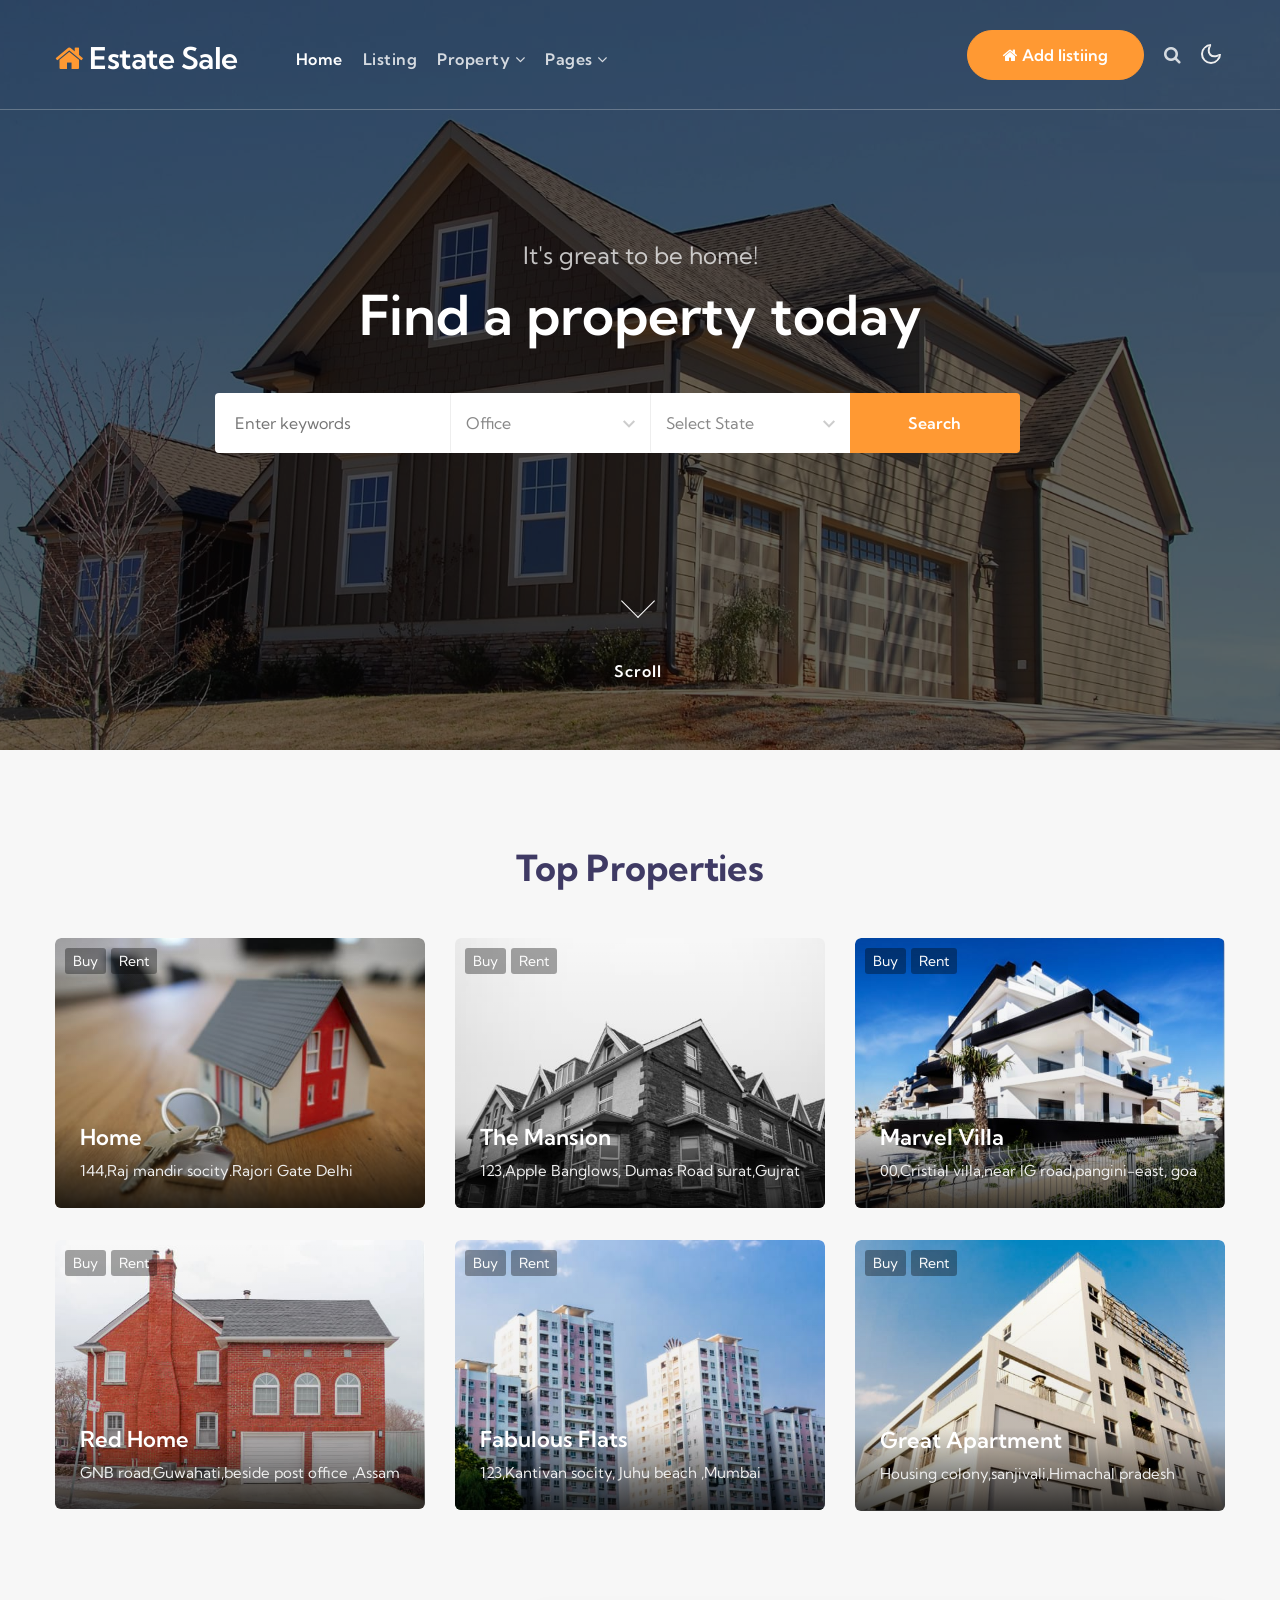
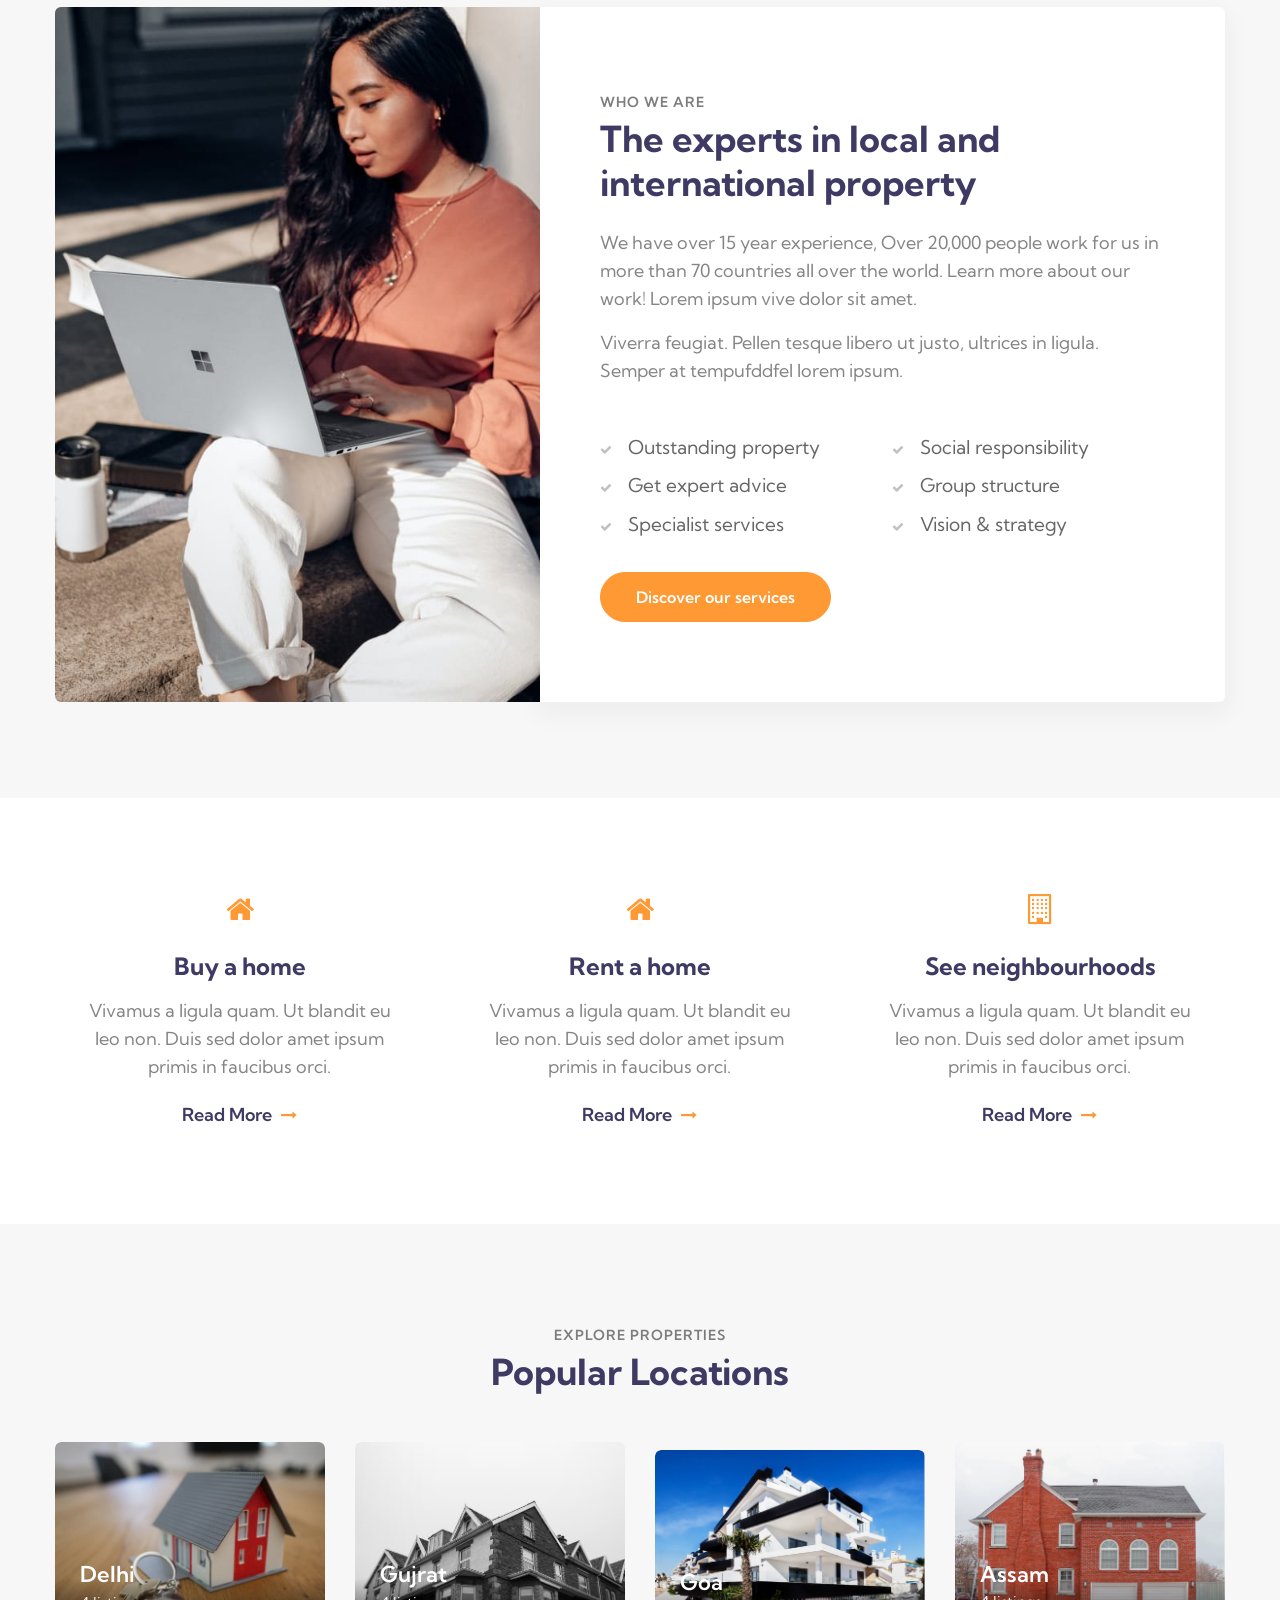
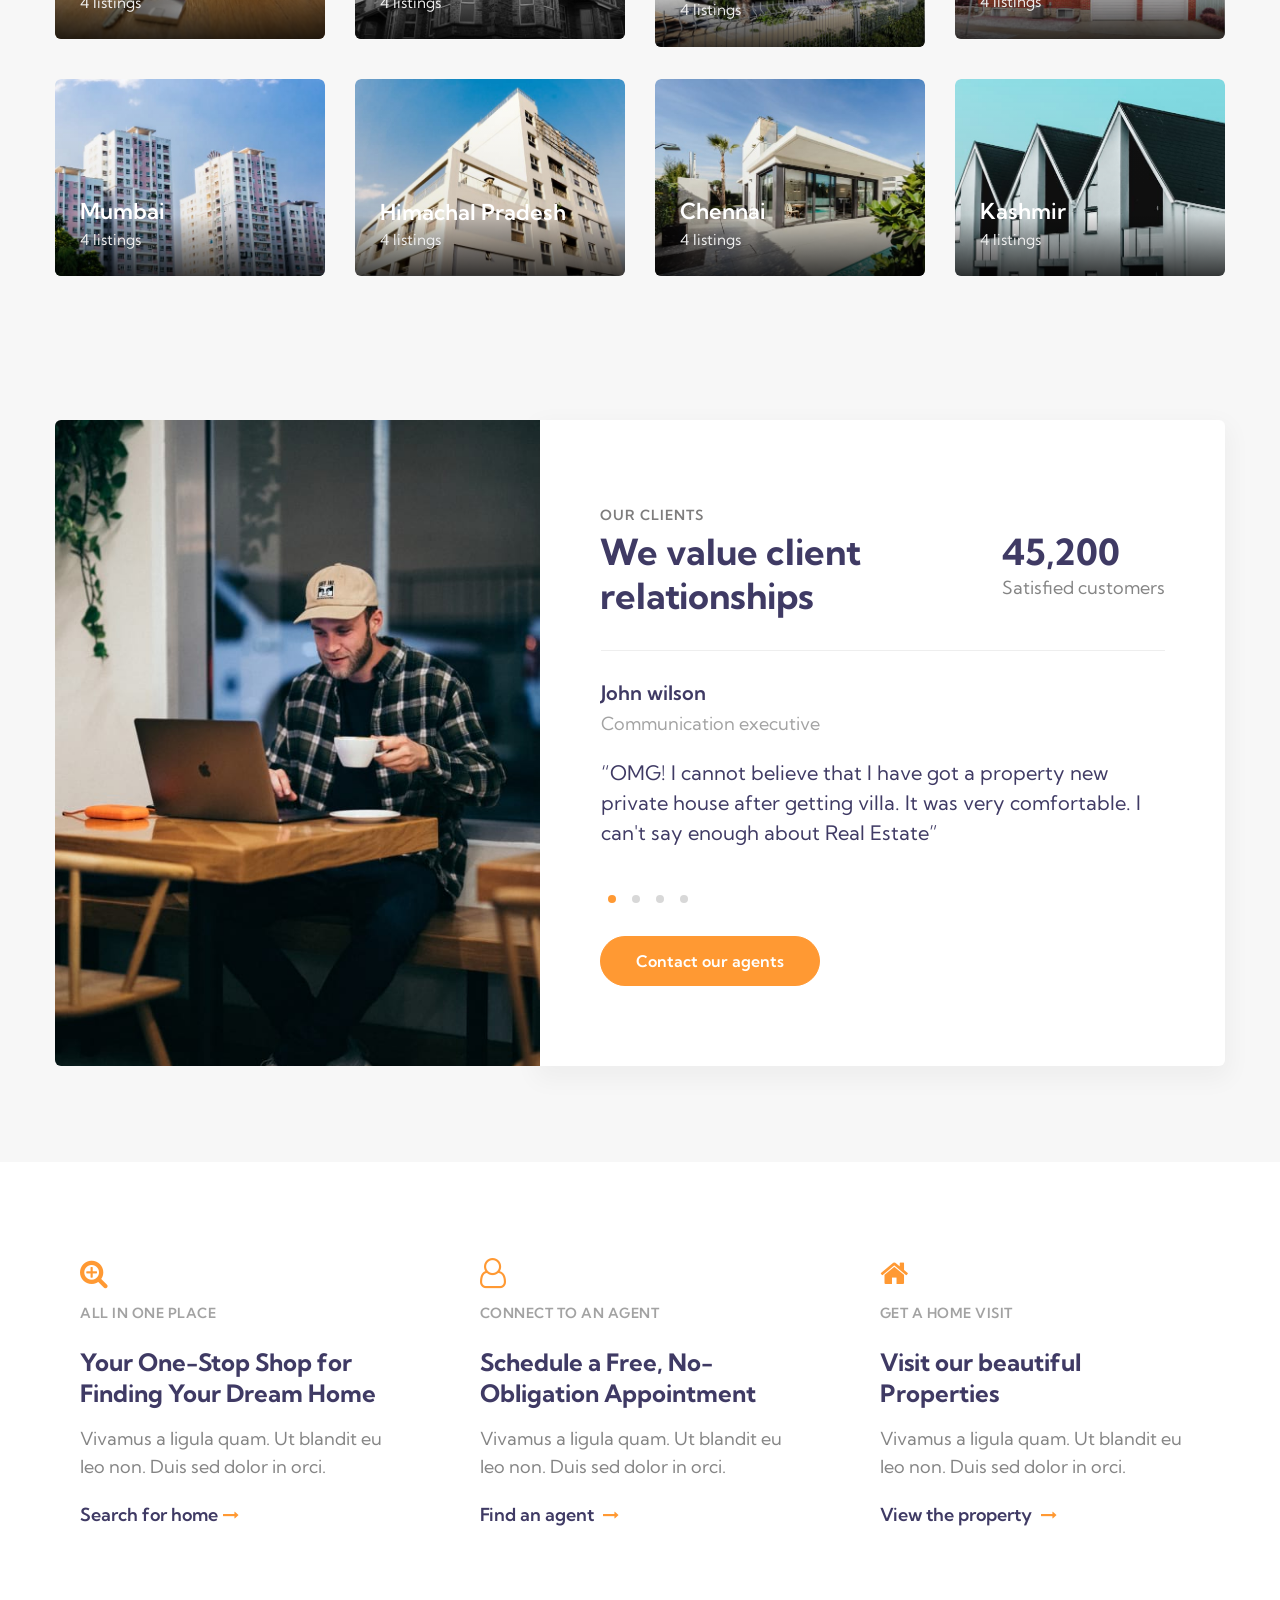
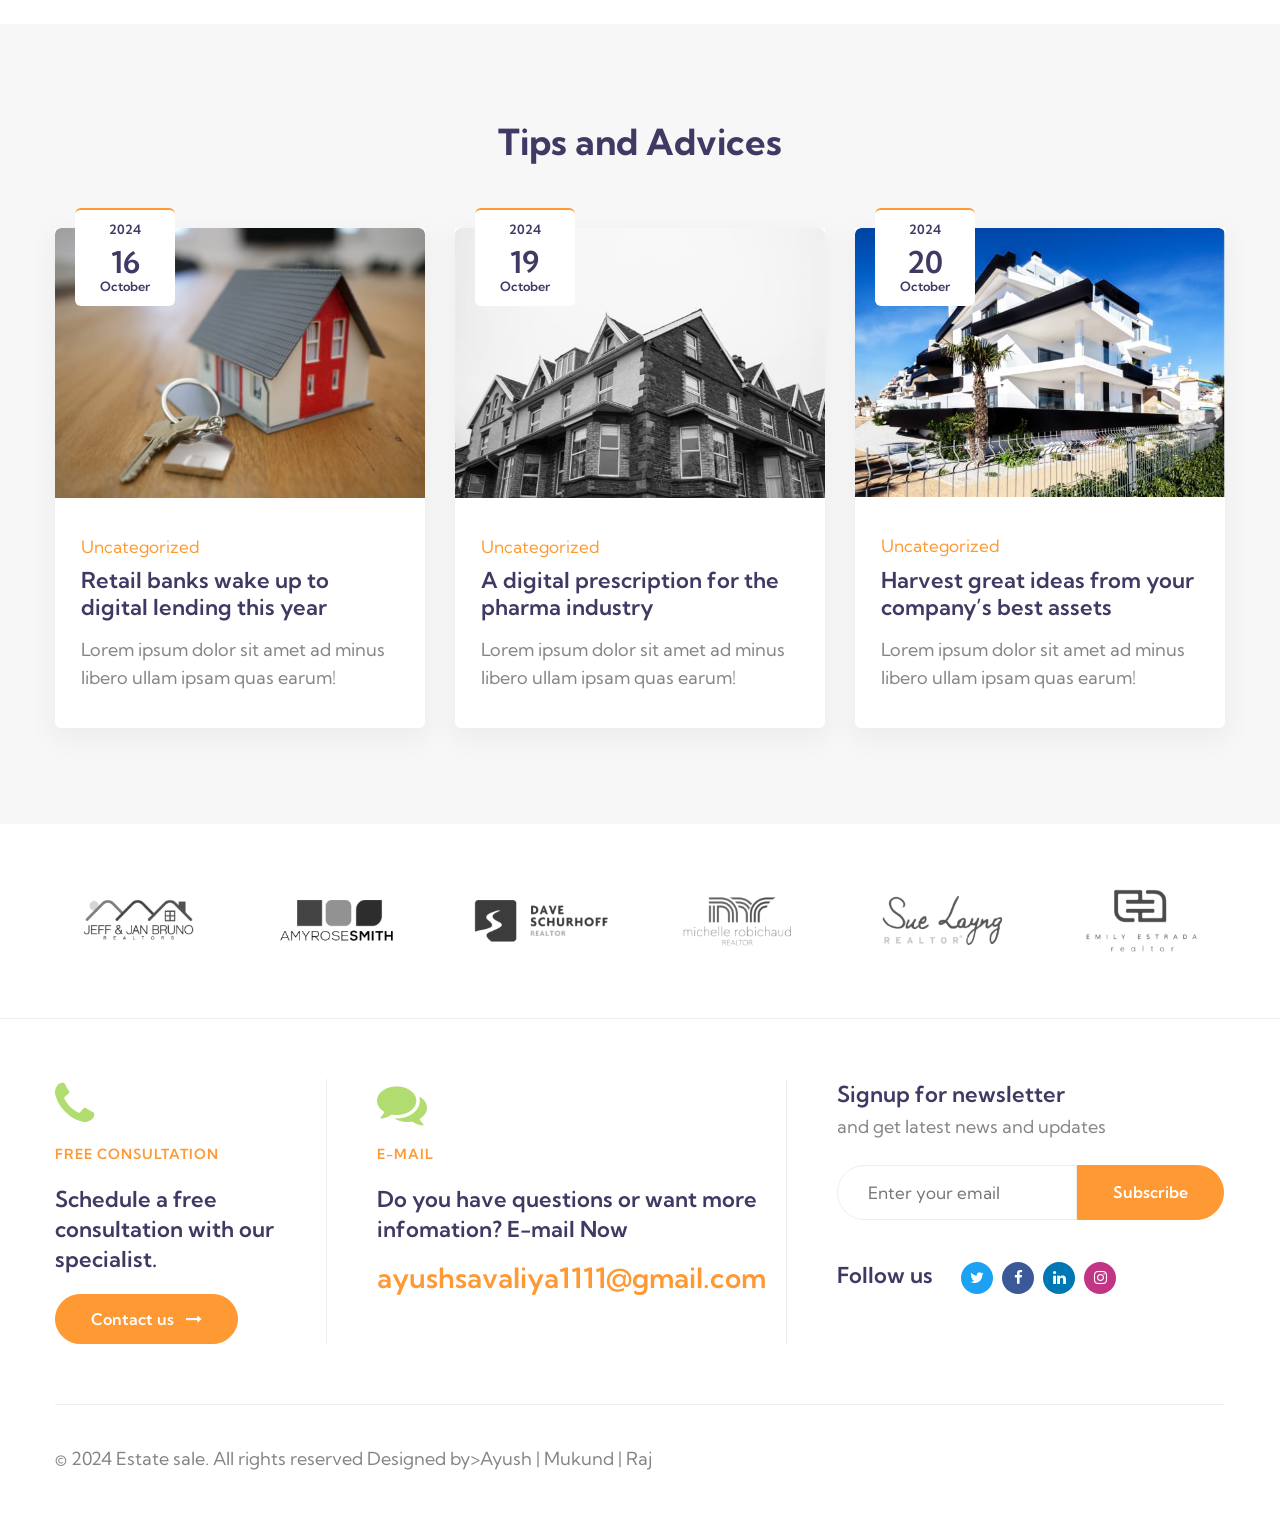
<file: Real Estate/index.html>
﻿<!doctype html>
<html lang="en">

<head>

    <meta charset="utf-8">
    <meta name="viewport" content="width=device-width, initial-scale=1, shrink-to-fit=no">

    <title>Estate sale - Real Estate Category Bootstrap Responsive Website Template - Home : W3layouts</title>


    <link href="//fonts.googleapis.com/css2?family=Kumbh+Sans:wght@300;400;700&display=swap" rel="stylesheet">


    <link rel="stylesheet" href="css/style-starter.css">
</head>

<body>


    <header id="site-header" class="fixed-top">
        <div class="container">
            <nav class="navbar navbar-expand-lg stroke px-0">
                <h1> <a class="navbar-brand" href="index.html">
                        <span class="fa fa-home"></span> Estate sale
                    </a></h1>
                <!-- if logo is image enable this   
  <a class="navbar-brand" href="#index.html">
      <img src="image-path" alt="Your logo" title="Your logo" style="height:35px;" />
  </a> -->
                <button class="navbar-toggler  collapsed bg-gradient" type="button" data-toggle="collapse"
                    data-target="#navbarTogglerDemo02" aria-controls="navbarTogglerDemo02" aria-expanded="false"
                    aria-label="Toggle navigation">
                    <span class="navbar-toggler-icon fa icon-expand fa-bars"></span>
                    <span class="navbar-toggler-icon fa icon-close fa-times"></span>
                </button>

                <div class="collapse navbar-collapse" id="navbarTogglerDemo02">
                    <ul class="navbar-nav ml-lg-5 mr-auto">
                        <li class="nav-item active">
                            <a class="nav-link" href="index.html">Home <span class="sr-only">(current)</span></a>
                        </li>
                        <li class="nav-item @@listing__active">
                            <a class="nav-link" href="listing.html">Listing</a>
                        </li>
                        <li class="nav-item dropdown @@property__active">
                            <a class="nav-link dropdown-toggle" href="#" id="navbarDropdown" role="button"
                                data-toggle="dropdown" aria-haspopup="true" aria-expanded="false">
                                Property <span class="fa fa-angle-down"></span>
                            </a>
                            <div class="dropdown-menu" aria-labelledby="navbarDropdown">
                                <a class="dropdown-item @@ps__active" href="property-single.html">Single property</a>
                            </div>
                        </li>
                        <li class="nav-item dropdown @@pages__active">
                            <a class="nav-link dropdown-toggle" href="#" id="navbarDropdown" role="button"
                                data-toggle="dropdown" aria-haspopup="true" aria-expanded="false">
                                Pages <span class="fa fa-angle-down"></span>
                            </a>
                            <div class="dropdown-menu" aria-labelledby="navbarDropdown">
                                <a class="dropdown-item @@about__active" href="about.html">About us</a>
                                <a class="dropdown-item @@contact__active" href="contact.html">Contact us</a>
                            </div>
                        </li>
                    </ul>
                    <div class="top-quote mt-lg-0">
                        <a href="#buytheme" class="btn btn-style btn-primary"><span class="fa fa-home"></span> Add
                            listiing</a>
                    </div>
                    <!--/search-right-->
                    <div class="search mx-3">
                        <input class="search_box" type="checkbox" id="search_box">
                        <label class="fa fa-search" for="search_box"></label>
                        <div class="search_form">
                            <form action="error.html" method="GET">
                                <input type="text" placeholder="Search"><input type="submit" value="search">
                            </form>
                        </div>
                    </div>
                    <!--//search-right-->
                </div>

                <!-- toggle switch for light and dark theme -->
                <div class="mobile-position">
                    <nav class="navigation">
                        <div class="theme-switch-wrapper">
                            <label class="theme-switch" for="checkbox">
                                <input type="checkbox" id="checkbox">
                                <div class="mode-container">
                                    <i class="gg-sun"></i>
                                    <i class="gg-moon"></i>
                                </div>
                            </label>
                        </div>
                    </nav>
                </div>
            </nav>
        </div>
    </header>
    <!--/header-->
    <section class="w3l-cover-3">
        <div class="cover top-bottom">
            <div class="container">
                <div class="middle-section text-center">
                    <div class="section-width">
                        <p>It's great to be home!</p>
                        <h2>Find a property today</h2>
                        <br /><br />
                        <form action="#" class="w3l-cover-3-gd" method="GET">
                            <input type="search" name="text" placeholder="Enter keywords" required>
                            <span class="input-group-btn">
                                <select class="btn btn-default" name="ext" required>
                                    <option selected="">Office</option>
                                    <option>Villa</option>
                                    <option>Apartment</option>
                                    <option>Private house</option>
                                    <option>Building</option>
                                    <option>Shop</option>
                                    <option>Social housing</option>
                                    <option>Town house</option>
                                </select>
                            </span>
                            <span class="input-group-btn">
                                <select class="btn btn-default" name="ext" required>
                                    <option selected="">Select State</option>
                                    <option>Gujarat</option>
                                    <option>Maharastra</option>
                                    <option>Delhi</option>
                                    <option>MP</option>
                                    <option>Kerla</option>
                                    <option>Up</option>
                                    <option>punajb</option>
                                </select>
                            </span>
                            <button type="submit" class="btn-primary">Search</button>
                        </form>
                    </div>
                    <section id="bottom" class="demo">
                        <a href="#bottom"><span></span>Scroll</a>
                    </section>
                </div>
            </div>
        </div>
    </section>
    <section class="locations-1" id="locations">
        <div class="locations py-5">
            <div class="container py-lg-5 py-md-4 py-2">
                <div class="heading text-center mx-auto">
                    <h3 class="title-big">Top Properties</h3>
                </div>
                <div class="row pt-md-5 pt-4">
                    <div class="col-lg-4 col-md-6">
                        <a href="property-single.html">
                            <div class="box16">
                                <div class="rentext-listing-category"><span>Buy</span><span>Rent</span></div>
                                <img class="img-fluid" src="images/p1.jpg" alt="">
                                <div class="box-content">
                                    <h3 class="title">Home</h3>
                                    <span class="post">144,Raj mandir socity.Rajori Gate Delhi</span>
                                </div>
                            </div>
                        </a>
                    </div>
                    <div class="col-lg-4 col-md-6 mt-md-0 mt-4">
                        <a href="property-single.html">
                            <div class="box16">
                                <div class="rentext-listing-category"><span>Buy</span><span>Rent</span></div>
                                <img class="img-fluid" src="images/p2.jpg" alt="">
                                <div class="box-content">
                                    <h3 class="title">the Mansion</h3>
                                    <span class="post">123,Apple Banglows, Dumas Road surat,Gujrat</span>

                                </div>
                            </div>
                        </a>
                    </div>
                    <div class="col-lg-4 col-md-6 mt-lg-0 pt-lg-0 mt-4 pt-md-2">
                        <a href="property-single.html">
                            <div class="box16">
                                <div class="rentext-listing-category"><span>Buy</span><span>Rent</span></div>
                                <img class="img-fluid" src="images/p3.jpg" alt="">
                                <div class="box-content">
                                    <h3 class="title">Marvel Villa</h3>
                                    <span class="post">00,Cristial villa,near IG road,pangini-east, goa</span>

                                </div>
                            </div>
                        </a>
                    </div>
                    <div class="col-lg-4 col-md-6 mt-4 pt-md-2">
                        <a href="property-single.html">
                            <div class="box16">
                                <div class="rentext-listing-category"><span>Buy</span><span>Rent</span></div>
                                <img class="img-fluid" src="images/p4.jpg" alt="">
                                <div class="box-content">
                                    <h3 class="title">Red Home</h3>
                                    <span class="post">GNB road,Guwahati,beside post office ,Assam</span>

                                </div>
                            </div>
                        </a>
                    </div>
                    <div class="col-lg-4 col-md-6 mt-4 pt-md-2">
                        <a href="property-single.html">
                            <div class="box16">
                                <div class="rentext-listing-category"><span>Buy</span><span>Rent</span></div>
                                <img class="img-fluid" src="images/p5.jpg" alt="">
                                <div class="box-content">
                                    <h3 class="title">Fabulous Flats</h3>
                                    <span class="post">123,Kantivan socity, Juhu beach ,Mumbai</span>

                                </div>
                            </div>
                        </a>
                    </div>
                    <div class="col-lg-4 col-md-6 mt-4 pt-md-2">
                        <a href="property-single.html">
                            <div class="box16">
                                <div class="rentext-listing-category"><span>Buy</span><span>Rent</span></div>
                                <img class="img-fluid" src="images/p6.jpg" alt="">
                                <div class="box-content">
                                    <h3 class="title">Great Apartment</h3>
                                    <span class="post">Housing colony,sanjivali,Himachal pradesh</span>
                                </div>
                            </div>
                        </a>
                    </div>
                </div>
            </div>
        </div>
    </section>
    <section class="w3l-index3" id="about">
        <div class="midd-w3 pb-5">
            <div class="container pb-lg-5 pb-md-4 pb-2">
                <div class="row">
                    <div class="col-lg-5 pr-lg-0">
                        <div class="w3l-left-img">
                        </div>
                    </div>
                    <div class="col-lg-7 pl-lg-0">
                        <div class="w3l-right-info">
                            <h6 class="title-small">Who we are</h6>
                            <h3 class="title-big">The experts in local and international property</h3>
                            <p class="mt-4">We have over 15 year experience, Over 20,000 people work for us in more than
                                70
                                countries all over the world. Learn more about our work!
                                Lorem ipsum vive dolor sit amet.
                            </p>
                            <p class="mt-3">Viverra feugiat. Pellen tesque libero ut justo,
                                ultrices in ligula. Semper at tempufddfel lorem ipsum.</p>
                            <ul class="w3l-right-book w3l-right-book-grid mt-md-5 mt-4">
                                <li><span class="fa fa-check" aria-hidden="true"></span>Outstanding property</li>
                                <li><span class="fa fa-check" aria-hidden="true"></span>Social responsibility</li>
                                <li><span class="fa fa-check" aria-hidden="true"></span>Get expert advice</li>
                                <li><span class="fa fa-check" aria-hidden="true"></span>Group structure</li>
                                <li><span class="fa fa-check" aria-hidden="true"></span>Specialist services</li>
                                <li><span class="fa fa-check" aria-hidden="true"></span>Vision & strategy</li>
                            </ul>
                            <a href="property-single.html" class="btn btn-style btn-primary mt-4">Discover our
                                services</a>
                        </div>
                    </div>
                </div>
            </div>
        </div>
        <!-- /bottom-grids-->
        <section class="w3l-bottom-grids py-5" id="steps">
            <div class="container py-lg-5 py-md-4 py-2">
                <div class="grids-area-hny main-cont-wthree-fea row">
                    <div class="col-lg-4 col-md-6 grids-feature">
                        <div class="area-box no-box-shadow">
                            <span class="fa fa-home"></span>
                            <h4><a href="#feature" class="title-head">Buy a home</a></h4>
                            <p>Vivamus a ligula quam. Ut blandit eu leo non. Duis sed dolor amet ipsum primis in
                                faucibus orci.</p>
                            <a href="#more" class="more">Read More <span class="fa fa-long-arrow-right"></span> </a>
                        </div>
                    </div>
                    <div class="col-lg-4 col-md-6 grids-feature mt-md-0 mt-4">
                        <div class="area-box no-box-shadow">
                            <span class="fa fa-home"></span>
                            <h4><a href="#feature" class="title-head">Rent a home </a></h4>
                            <p>Vivamus a ligula quam. Ut blandit eu leo non. Duis sed dolor amet ipsum primis in
                                faucibus orci.</p>
                            <a href="#more" class="more">Read More <span class="fa fa-long-arrow-right"></span> </a>
                        </div>
                    </div>
                    <div class="col-lg-4 col-md-6 grids-feature mt-lg-0 mt-4">
                        <div class="area-box no-box-shadow">
                            <span class="fa fa-building-o"></span>
                            <h4><a href="#feature" class="title-head">See neighbourhoods</a></h4>
                            <p>Vivamus a ligula quam. Ut blandit eu leo non. Duis sed dolor amet ipsum primis in
                                faucibus orci.</p>
                            <a href="#more" class="more">Read More <span class="fa fa-long-arrow-right"></span> </a>
                        </div>
                    </div>
                </div>
            </div>
        </section>
        <!-- //bottom-grids-->
        <section class="locations-1 popular" id="locations">
            <div class="locations py-5">
                <div class="container py-lg-5 py-md-4">
                    <div class="heading text-center mx-auto">
                        <h6 class="title-small">Explore Properties</h6>
                        <h3 class="title-big">Popular Locations</h3>
                    </div>
                    <div class="row pt-5">
                        <div class="col-lg-3 col-md-4 col-6">
                            <a href="#url">
                                <div class="box16">
                                    <img class="img-fluid" src="images/p1.jpg" alt="">
                                    <div class="box-content">
                                        <h3 class="title mb-1">Delhi</h3>
                                        <span class="post">4 listings</span>
                                    </div>
                                </div>
                            </a>
                        </div>
                        <div class="col-lg-3 col-md-4 col-6">
                            <a href="#url">
                                <div class="box16">
                                    <img class="img-fluid" src="images/p2.jpg" alt="">
                                    <div class="box-content">
                                        <h3 class="title mb-1">Gujrat</h3>
                                        <span class="post">4 listings</span>

                                    </div>
                                </div>
                            </a>
                        </div>
                        <div class="col-lg-3 col-md-4 col-6 mt-md-0 pt-md-0 mt-sm-4 mt-3 pt-md-2">
                            <a href="#url">
                                <div class="box16">
                                    <img class="img-fluid" src="images/p3.jpg" alt="">
                                    <div class="box-content">
                                        <h3 class="title mb-1">Goa</h3>
                                        <span class="post">4 listings</span>

                                    </div>
                                </div>
                            </a>
                        </div>
                        <div class="col-lg-3 col-md-4 col-6 mt-lg-0 pt-lg-0 mt-sm-4 mt-3 pt-md-2">
                            <a href="#url">
                                <div class="box16">
                                    <img class="img-fluid" src="images/p4.jpg" alt="">
                                    <div class="box-content">
                                        <h3 class="title mb-1">Assam</h3>
                                        <span class="post">4 listings</span>

                                    </div>
                                </div>
                            </a>
                        </div>
                        <div class="col-lg-3 col-md-4 col-6 mt-sm-4 mt-3 pt-md-2">
                            <a href="#url">
                                <div class="box16">
                                    <img class="img-fluid" src="images/p5.jpg" alt="">
                                    <div class="box-content">
                                        <h3 class="title mb-1">Mumbai</h3>
                                        <span class="post">4 listings</span>

                                    </div>
                                </div>
                            </a>
                        </div>
                        <div class="col-lg-3 col-md-4 col-6 mt-sm-4 mt-3 pt-md-2">
                            <a href="#url">
                                <div class="box16">
                                    <img class="img-fluid" src="images/p6.jpg" alt="">
                                    <div class="box-content">
                                        <h3 class="title mb-1">Himachal Pradesh</h3>
                                        <span class="post">4 listings</span>
                                    </div>
                                </div>
                            </a>
                        </div>
                        <div class="col-lg-3 col-md-4 col-6 mt-sm-4 mt-3 pt-md-2">
                            <a href="#url">
                                <div class="box16">
                                    <img class="img-fluid" src="images/p7.jpg" alt="">
                                    <div class="box-content">
                                        <h3 class="title mb-1">Chennai</h3>
                                        <span class="post">4 listings</span>

                                    </div>
                                </div>
                            </a>
                        </div>
                        <div class="col-lg-3 col-md-4 col-6 mt-sm-4 mt-3 pt-md-2">
                            <a href="#url">
                                <div class="box16">
                                    <img class="img-fluid" src="images/p8.jpg" alt="">
                                    <div class="box-content">
                                        <h3 class="title mb-1">Kashmir</h3>
                                        <span class="post">4 listings</span>
                                    </div>
                                </div>
                            </a>
                        </div>
                    </div>
                </div>
            </div>
        </section>
        <section class="w3l-index3" id="about">
            <div class="midd-w3 py-5">
                <div class="container pb-lg-5 pb-md-4 pb-2">
                    <div class="row">
                        <div class="col-lg-5 pr-lg-0">
                            <div class="w3l-left-img1">
                            </div>
                        </div>
                        <div class="col-lg-7 pl-lg-0">
                            <div class="w3l-right-info">
                                <h6 class="title-small">Our clients</h6>
                                <div class="client-grid">
                                    <div class="client-title">
                                        <h3 class="title-big">We value client relationships</h3>
                                    </div>
                                    <div class="clients-info">
                                        <h3 class="title-big">45,200</h3>
                                        <p>Satisfied customers</p>
                                    </div>
                                </div>

                                <div class="w3l-clients" id="testimonials">
                                    <div id="owl-demo1" class="owl-carousel owl-theme mt-4 pt-2 mb-4">
                                        <div class="item">
                                            <div class="testimonial-content">
                                                <div class="testimonial">
                                                    <div class="testi-des">
                                                        <div class="peopl align-self">
                                                            <h4>John wilson</h4>
                                                            <p class="indentity">Communication executive</p>
                                                        </div>
                                                    </div>
                                                    <blockquote>
                                                        <q>OMG! I cannot believe that I have got a property new private
                                                            house after
                                                            getting villa. It was very comfortable. I can't say enough
                                                            about Real Estate</q>
                                                    </blockquote>
                                                </div>
                                            </div>
                                        </div>
                                        <div class="item">
                                            <div class="testimonial-content">
                                                <div class="testimonial">
                                                    <div class="testi-des">
                                                        <div class="peopl align-self">
                                                            <h4>Julia sakura</h4>
                                                            <p class="indentity">Digital Marketer</p>
                                                        </div>
                                                    </div>
                                                    <blockquote>
                                                        <q>OMG! I cannot believe that I have got a property new private
                                                            house after
                                                            getting villa. It was very comfortable. I can't say enough
                                                            about Real Estate</q>
                                                    </blockquote>
                                                </div>
                                            </div>
                                        </div>
                                        <div class="item">
                                            <div class="testimonial-content">
                                                <div class="testimonial">
                                                    <div class="testi-des">
                                                        <div class="peopl align-self">
                                                            <h4>John wilson</h4>
                                                            <p class="indentity">Web Developer</p>
                                                        </div>
                                                    </div>
                                                    <blockquote>
                                                        <q>OMG! I cannot believe that I have got a property new private
                                                            house after
                                                            getting villa. It was very comfortable. I can't say enough
                                                            about Real Estate</q>
                                                    </blockquote>
                                                </div>
                                            </div>
                                        </div>
                                        <div class="item">
                                            <div class="testimonial-content">
                                                <div class="testimonial">
                                                    <div class="testi-des">
                                                        <div class="peopl align-self">
                                                            <h4>Julia sakura</h4>
                                                            <p class="indentity">Digital Marketer</p>
                                                        </div>
                                                    </div>
                                                    <blockquote>
                                                        <q>OMG! I cannot believe that I have got a property new private
                                                            house after
                                                            getting villa. It was very comfortable. I can't say enough
                                                            about Real Estate</q>
                                                    </blockquote>
                                                </div>
                                            </div>
                                        </div>
                                    </div>
                                </div>

                                <a href="about.html" class="btn btn-style btn-primary mt-5">Contact our agents</a>
                            </div>
                        </div>
                    </div>
                </div>
            </div>
            <!-- /bottom-grids-->
            <section class="w3l-bottom-grids py-5" id="steps">
                <div class="container py-lg-5 py-md-4 py-2">
                    <div class="grids-area-hny main-cont-wthree-fea row">
                        <div class="col-lg-4 col-md-6 grids-feature">
                            <div class="area-box no-box-shadow text-left" id="b1">
                                <span class="fa fa-search-plus"></span>
                                <h5>All in one place</h5>
                                <h4><a href="#feature" class="title-head">Your One-Stop Shop for Finding Your Dream
                                        Home</a></h4>
                                <p>Vivamus a ligula quam. Ut blandit eu leo non. Duis sed dolor in orci.</p>
                                <a href="index.html" class="more">Search for home<span
                                        class="fa fa-long-arrow-right"></span>
                                </a>
                            </div>
                        </div>
                        <div class="col-lg-4 col-md-6 grids-feature mt-md-0 mt-4" id="b1">
                            <div class="area-box no-box-shadow text-left">
                                <span class="fa fa-user-o"></span>
                                <h5>Connect to an agent</h5>
                                <h4><a href="#" class="title-head">Schedule a Free, No-Obligation Appointment</a>
                                </h4>
                                <p>Vivamus a ligula quam. Ut blandit eu leo non. Duis sed dolor in orci.</p>
                                <a href="about.html" class="more">Find an agent <span
                                        class="fa fa-long-arrow-right"></span>
                                </a>
                            </div>
                        </div>
                        <div class="col-lg-4 col-md-6 grids-feature mt-lg-0 mt-4">
                            <div class="area-box no-box-shadow text-left">
                                <span class="fa fa-home"></span>
                                <h5>Get a home Visit</h5>
                                <h4><a href="#feature" class="title-head">Visit our beautiful Properties </a>
                                </h4>
                                <p>Vivamus a ligula quam. Ut blandit eu leo non. Duis sed dolor in orci.</p>
                                <a href="listing.html" class="more">View the property <span
                                        class="fa fa-long-arrow-right"></span>
                                </a>
                            </div>
                        </div>
                    </div>
                </div>
            </section>
            <!-- //bottom-grids-->
            <!--  News section -->
            <div class="w3l-news" id="news">
                <section id="grids5-block" class="py-5">
                    <div class="container py-lg-5 py-md-4 py-2">
                        <h3 class="title-big text-center">Tips and Advices</h3>
                        <div class="row mt-lg-5 mt-4 pt-3">
                            <div class="col-lg-4 col-md-6 mt-md-0 mt-sm-4">
                                <div class="grids5-info">
                                    <span class="posted-date">
                                        <a href="#blog-single">
                                            <span class="small">2024</span>
                                            <span class="big">16</span>
                                            <span class="small">October</span>
                                        </a>
                                    </span>
                                    <a href="#blog-single" class="d-block zoom"><img src="images/p1.jpg" alt=""
                                            class="img-fluid news-image" /></a>
                                    <div class="blog-info">
                                        <a href="#category" class="category">Uncategorized</a>
                                        <h4><a href="#blog-single">Retail banks wake up to digital lending this year</a>
                                        </h4>
                                        <p>Lorem ipsum dolor sit amet ad minus libero ullam ipsam quas earum!</p>
                                    </div>
                                </div>
                            </div>
                            <div class="col-lg-4 col-md-6 mt-md-0 mt-5">
                                <div class="grids5-info">
                                    <span class="posted-date">
                                        <a href="#blog-single">
                                            <span class="small">2024</span>
                                            <span class="big">19</span>
                                            <span class="small">October</span>
                                        </a>
                                    </span>
                                    <a href="#blog-single" class="d-block zoom"><img src="images/p2.jpg" alt=""
                                            class="img-fluid news-image" /></a>
                                    <div class="blog-info">
                                        <a href="#category" class="category">Uncategorized</a>
                                        <h4><a href="#blog-single">A digital prescription for the pharma industry</a>
                                        </h4>
                                        <p>Lorem ipsum dolor sit amet ad minus libero ullam ipsam quas earum!</p>
                                    </div>
                                </div>
                            </div>
                            <div class="col-lg-4 col-md-6 mt-lg-0 mt-5">
                                <div class="grids5-info">
                                    <span class="posted-date">
                                        <a href="#blog-single">
                                            <span class="small">2024</span>
                                            <span class="big">20</span>
                                            <span class="small">October</span>
                                        </a>
                                    </span>
                                    <a href="#blog-single" class="d-block zoom"><img src="images/p3.jpg" alt=""
                                            class="img-fluid news-image" /></a>
                                    <div class="blog-info">
                                        <a href="#category" class="category">Uncategorized</a>
                                        <h4><a href="#blog-single">Harvest great ideas from your company’s best
                                                assets</a></h4>
                                        <p>Lorem ipsum dolor sit amet ad minus libero ullam ipsam quas earum!</p>
                                    </div>
                                </div>
                            </div>
                        </div>
                    </div>
                </section>
            </div>
            <!--  //News section -->
            <section class="w3l-companies-hny-6 py-5">
                <!-- /grids -->
                <div class="container py-md-3">
                    <div class="row">
                        <div class="col-lg-2 col-md-4 col-6 column">
                            <div class="company-gd">
                                <a href="#client"><img class="img-responsive" src="images/client1.png" alt="client">
                                </a>
                            </div>
                        </div>
                        <div class="col-lg-2 col-md-4 col-6 column">
                            <div class="company-gd">
                                <a href="#client"><img class="img-responsive" src="images/client2.png" alt="client">
                                </a>
                            </div>
                        </div>
                        <div class="col-lg-2 col-md-4 col-6 column mt-md-0 mt-4">
                            <div class="company-gd">
                                <a href="#client"><img class="img-responsive" src="images/client3.png" alt="client">
                                </a>
                            </div>
                        </div>
                        <div class="col-lg-2 col-md-4 col-6 column mt-lg-0 mt-4">
                            <div class="company-gd">
                                <a href="#client"><img class="img-responsive" src="images/client4.png" alt="client">
                                </a>
                            </div>
                        </div>
                        <div class="col-lg-2 col-md-4 col-6 column mt-lg-0 mt-4">
                            <div class="company-gd">
                                <a href="#client"><img class="img-responsive" src="images/client5.png" alt="client">
                                </a>
                            </div>
                        </div>
                        <div class="col-lg-2 col-md-4 col-6 column mt-lg-0 mt-4">
                            <div class="company-gd">
                                <a href="#client"><img class="img-responsive" src="images/client6.png" alt="client">
                                </a>
                            </div>
                        </div>
                    </div>
                </div>
                <!-- //grids -->
            </section>
            <!-- footers 20 -->
            <section class="w3l-footers-20">
                <div class="footers20">
                    <div class="container">
                        <div class="footers20-content">
                            <div class="d-grid grid-col-4 grids-content">
                                <div class="column">
                                    <a href="#url" class="link"><span class="fa fa-phone"></span></a>
                                    <a href="#url" class="title-small">Free consultation</a>
                                    <h4>Schedule a free consultation with our specialist.</h4>
                                    <a href="tel:+919624280459" class="btn btn-style btn-primary"> Contact us
                                        <span class="fa fa-long-arrow-right ml-2"></span> </a>
                                </div>
                                <div class="column">

                                    <a href="#url" class="link"><span class="fa fa-comments"></span></a>

                                    <a href="#url" class="title-small">E-mail</a>
                                    <h4>Do you have questions or want more infomation? E-mail Now</h4>
                                    <a href="mailto:ayushsavaliya1111@gmail.com">
                                        <p class="contact-phone mt-2">
                                            <span class="lnr lnr-phone-handset"></span> ayushsavaliya1111@gmail.com
                                        </p>
                                    </a>
                                </div>
                                <div class="column mt-lg-0 mt-md-5">
                                    <h4 class="mb-1">Signup for newsletter</h4>
                                    <p>and get latest news and updates</p>
                                    <form action="#" class="subscribe-form mt-4" method="post">
                                        <div class="form-group">
                                            <input type="email" name="subscribe" placeholder="Enter your email"
                                                required="">
                                            <button class="btn btn-style btn-primary">Subscribe</button>
                                        </div>
                                    </form>
                                    <ul class="footers-17_social">
                                        <h4 class="d-inline mr-4">Follow us</h4>
                                        <li><a href="https://x.com/SavaliyaAy64913" target="_blank"
                                                class="twitter"><span class="fa fa-twitter"></span></a></li>
                                        <li><a href="https://www.facebook.com/ayush.savaliya.9461" target="_blank"
                                                class="facebook"><span class="fa fa-facebook"></span></a></li>
                                        <li><a href="https://www.linkedin.com/in/ayush-savaliya-a26891319/"
                                                target="_blank" class="linkedin"><span
                                                    class="fa fa-linkedin"></span></a></li>
                                        <li><a href="https://www.instagram.com/ayush_savaliya_18?igsh=MXRodXZoOXVqbmlhaA=="
                                                target="_blank" class="instagram"><span
                                                    class="fa fa-instagram"></span></a></li>
                                    </ul>
                                </div>
                            </div>
                            <div class="d-grid grid-col-3 grids-content1 bottom-border">
                                <div class="columns copyright-grid align-self">
                                    <p class="copy-footer-29">© 2024 Estate sale. All rights reserved Designed by>Ayush
                                        | Mukund | Raj</p>
                                </div>
                            </div>
                        </div>
                    </div>
                </div>
                <!-- move top -->
                <button onclick="topFunction()" id="movetop" title="Go to top">
                    &#10548;
                </button>
                <script>
                    // When the user scrolls down 20px from the top of the document, show the button
                    window.onscroll = function () {
                        scrollFunction()
                    };

                    function scrollFunction() {
                        if (document.body.scrollTop > 20 || document.documentElement.scrollTop > 20) {
                            document.getElementById("movetop").style.display = "block";
                        } else {
                            document.getElementById("movetop").style.display = "none";
                        }
                    }

                    // When the user clicks on the button, scroll to the top of the document
                    function topFunction() {
                        document.body.scrollTop = 0;
                        document.documentElement.scrollTop = 0;
                    }
                </script>
                <!-- /move top -->
            </section>

            <!-- jQuery and Bootstrap JS -->
            <script src="js/jquery-3.3.1.min.js"></script>

            <script src="js/theme-change.js"></script><!-- theme switch js (light and dark)-->

            <!-- stats number counter-->
            <script src="js/jquery.waypoints.min.js"></script>
            <script src="js/jquery.countup.js"></script>
            <script>
                $('.counter').countUp();
            </script>
            <!-- //stats number counter -->

            <!-- owlcarousel -->
            <script src="js/owl.carousel.js"></script>
            <!-- script for blog post slider -->
            <script>
                $(document).ready(function () {
                    $('.owl-blog').owlCarousel({
                        loop: true,
                        margin: 30,
                        nav: false,
                        responsiveClass: true,
                        autoplay: false,
                        autoplayTimeout: 5000,
                        autoplaySpeed: 1000,
                        autoplayHoverPause: false,
                        responsive: {
                            0: {
                                items: 1,
                                nav: true
                            },
                            480: {
                                items: 1,
                                nav: true
                            },
                            700: {
                                items: 1,
                                nav: true
                            },
                            1090: {
                                items: 1,
                                nav: true
                            }
                        }
                    })
                })
            </script>
            <!-- //script for blog post slider -->

            <!-- script for tesimonials carousel slider -->
            <script>
                $(document).ready(function () {
                    $("#owl-demo1").owlCarousel({
                        loop: true,
                        nav: false,
                        margin: 50,
                        responsiveClass: true,
                        responsive: {
                            0: {
                                items: 1,
                                nav: false
                            },
                            736: {
                                items: 1,
                                nav: false
                            }
                        }
                    })
                })
            </script>
            <!-- //script for tesimonials carousel slider -->

            <script src="js/jquery.magnific-popup.min.js"></script>
            <script>
                $(document).ready(function () {
                    $('.popup-with-zoom-anim').magnificPopup({
                        type: 'inline',

                        fixedContentPos: false,
                        fixedBgPos: true,

                        overflowY: 'auto',

                        closeBtnInside: true,
                        preloader: false,

                        midClick: true,
                        removalDelay: 300,
                        mainClass: 'my-mfp-zoom-in'
                    });

                    $('.popup-with-move-anim').magnificPopup({
                        type: 'inline',

                        fixedContentPos: false,
                        fixedBgPos: true,

                        overflowY: 'auto',

                        closeBtnInside: true,
                        preloader: false,

                        midClick: true,
                        removalDelay: 300,
                        mainClass: 'my-mfp-slide-bottom'
                    });
                });
            </script>

            <!-- disable body scroll which navbar is in active -->
            <script>
                $(function () {
                    $('.navbar-toggler').click(function () {
                        $('body').toggleClass('noscroll');
                    })
                });
            </script>
            <!-- disable body scroll which navbar is in active -->

            <!-- MENU-JS -->
            <script>
                $(window).on("scroll", function () {
                    var scroll = $(window).scrollTop();

                    if (scroll >= 80) {
                        $("#site-header").addClass("nav-fixed");
                    } else {
                        $("#site-header").removeClass("nav-fixed");
                    }
                });

                //Main navigation Active Class Add Remove
                $(".navbar-toggler").on("click", function () {
                    $("header").toggleClass("active");
                });
                $(document).on("ready", function () {
                    if ($(window).width() > 991) {
                        $("header").removeClass("active");
                    }
                    $(window).on("resize", function () {
                        if ($(window).width() > 991) {
                            $("header").removeClass("active");
                        }
                    });
                });
            </script>
            <script src="js/bootstrap.min.js"></script>

</body>

</html>
</file>
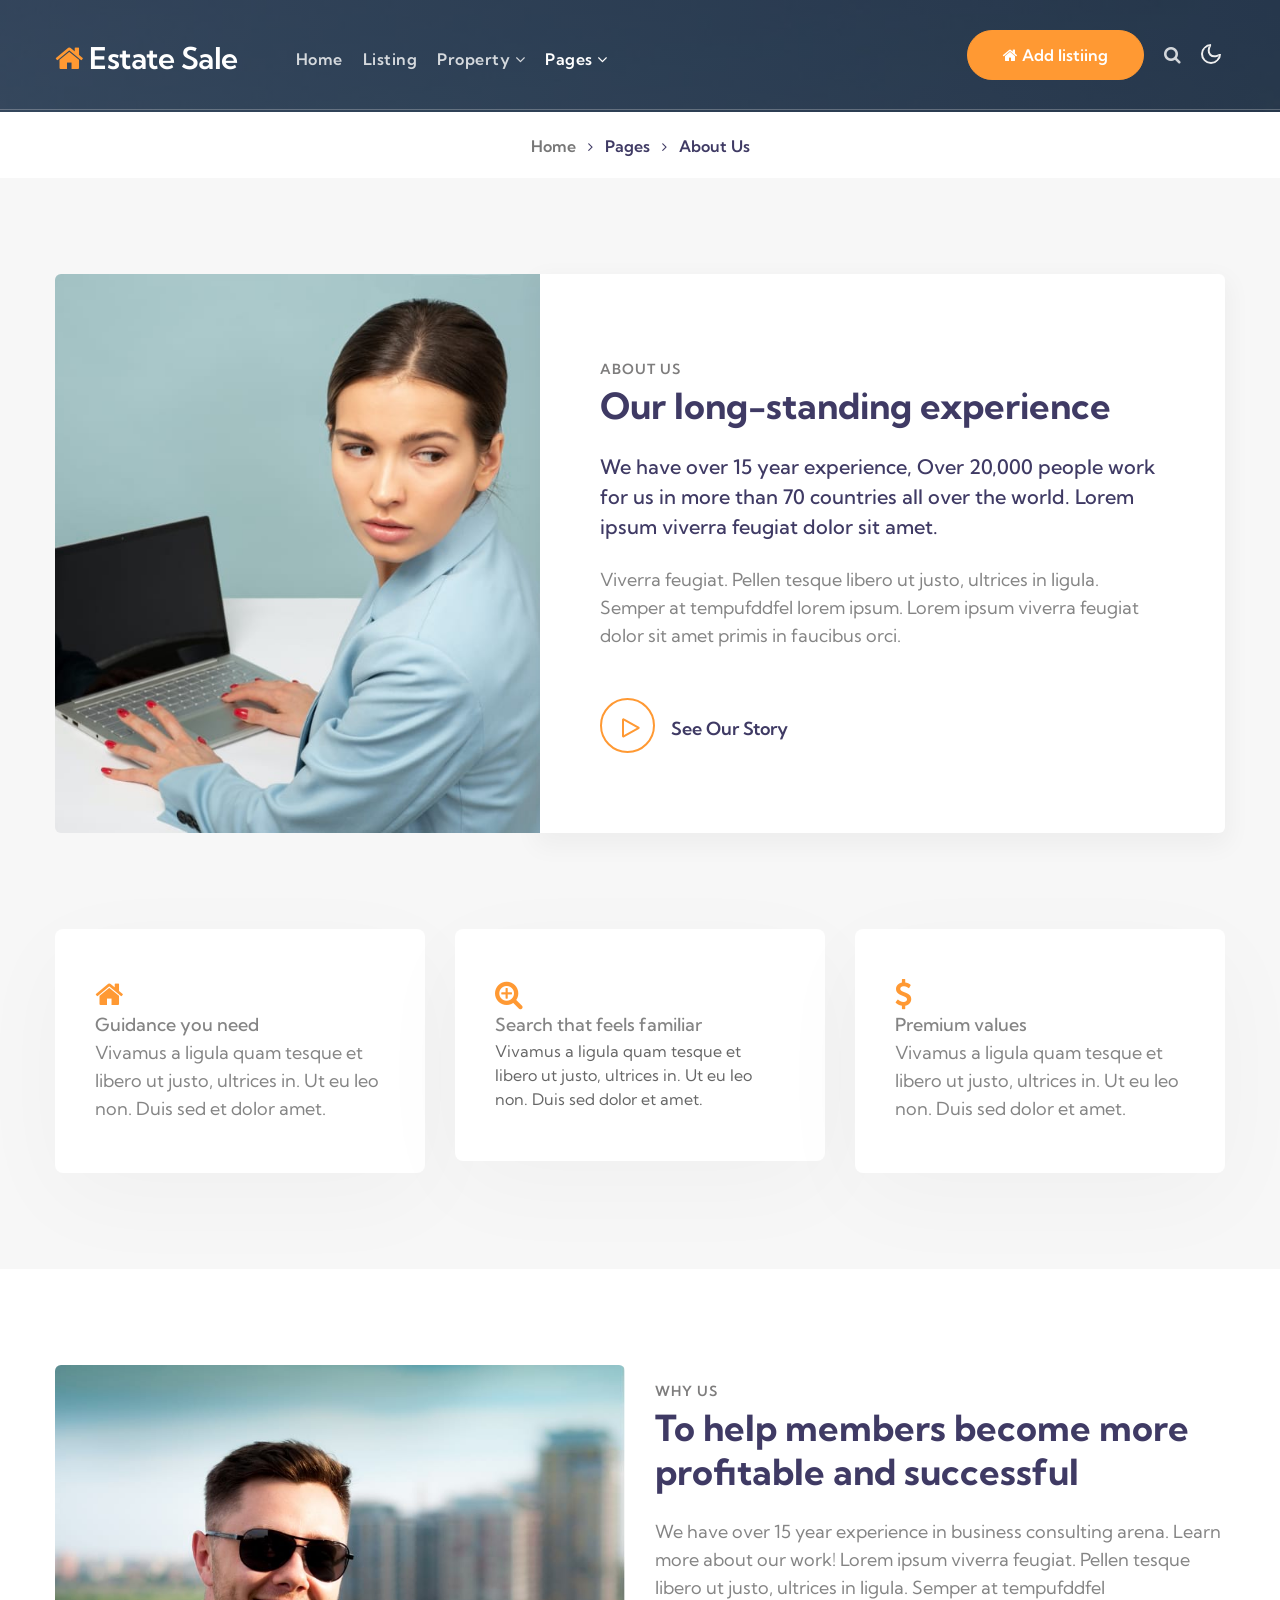
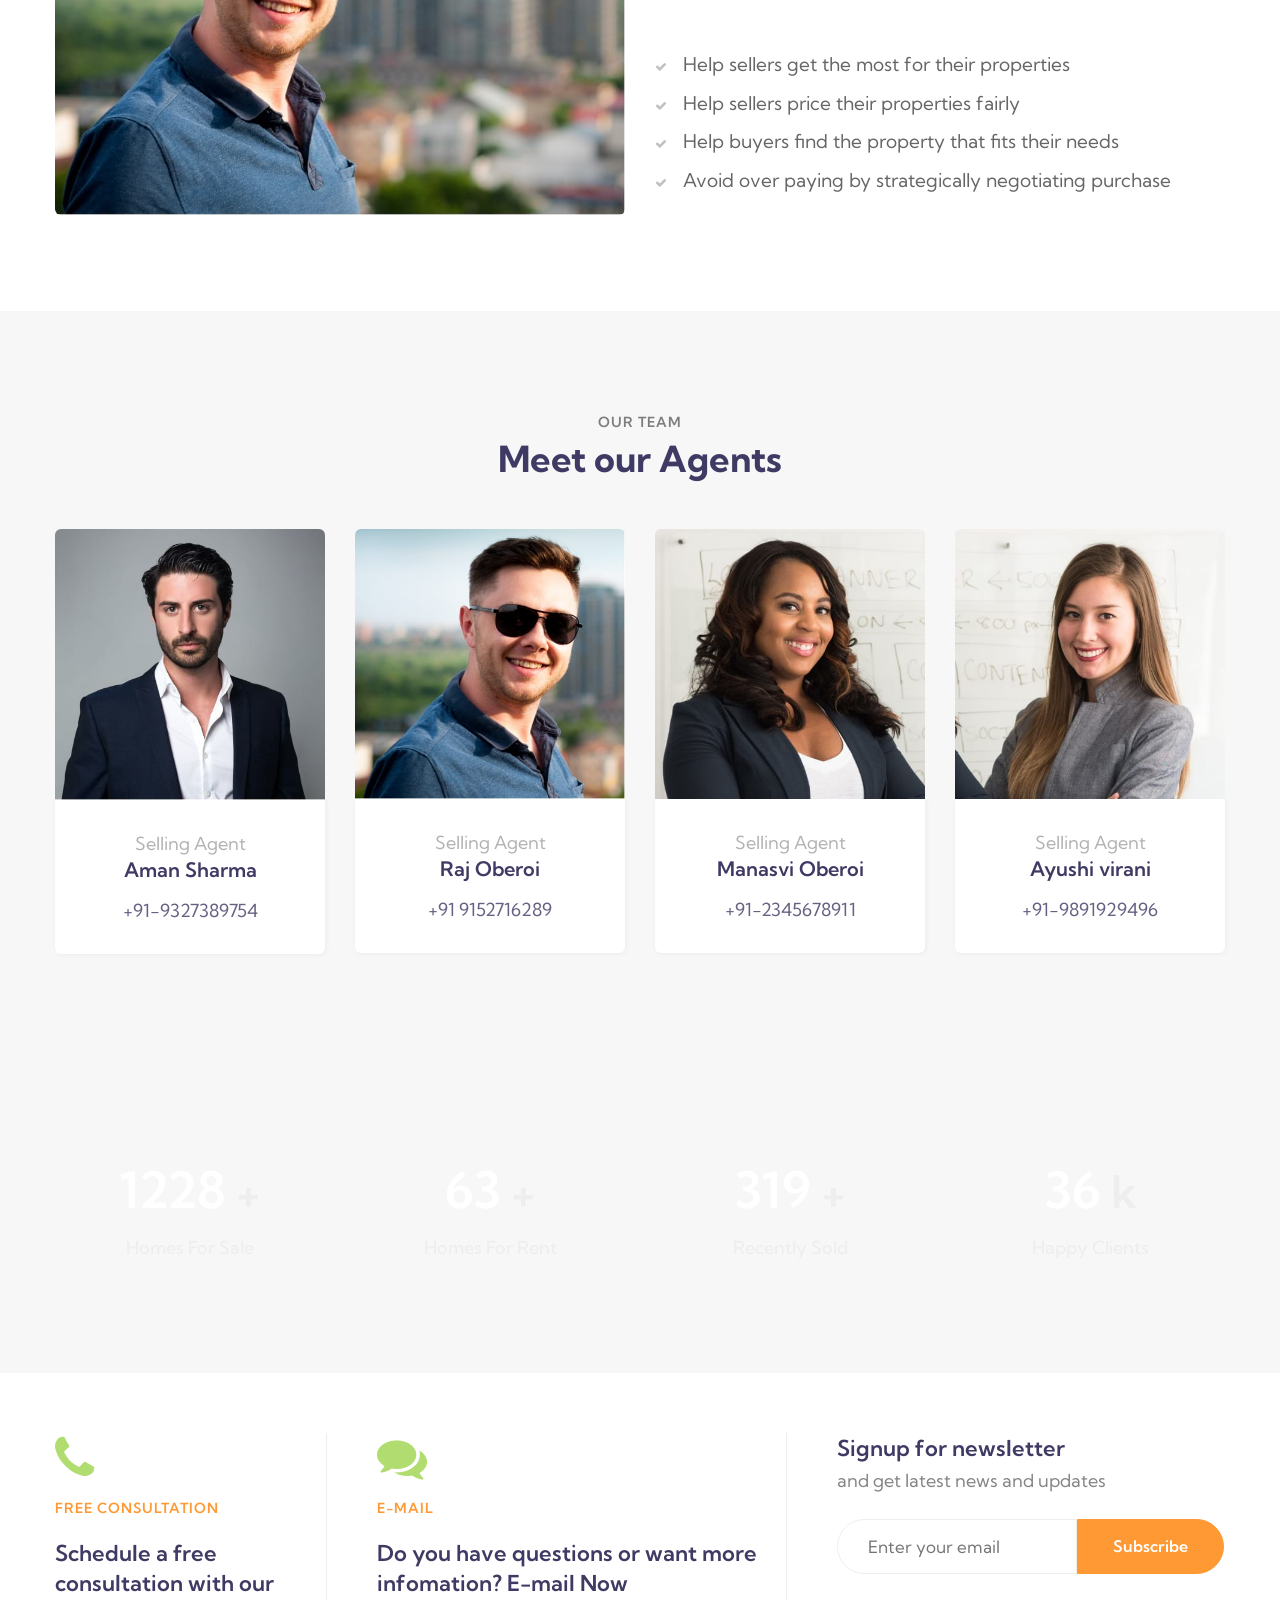
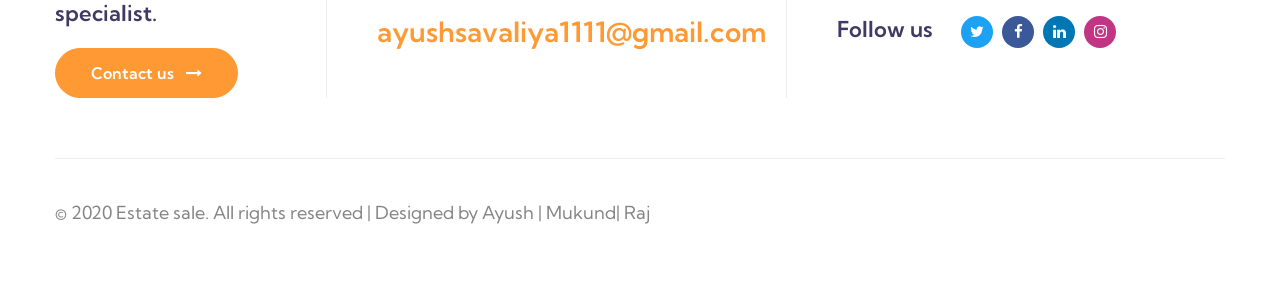
<file: Real Estate/about.html>
﻿
<!doctype html>
<html lang="en">
  <head>
    <!-- Required meta tags -->
    <meta charset="utf-8">
    <meta name="viewport" content="width=device-width, initial-scale=1, shrink-to-fit=no">

    <title>Estate sale - Real Estate Category Bootstrap Responsive Website Template - About : W3layouts</title>

    <!-- google fonts -->
    <link href="//fonts.googleapis.com/css2?family=Kumbh+Sans:wght@300;400;700&display=swap" rel="stylesheet">

    <!-- Template CSS -->
    <link rel="stylesheet" href="css/style-starter.css">
  </head>
  <body>

<!--header-->
<header id="site-header" class="fixed-top">
  <div class="container">
      <nav class="navbar navbar-expand-lg stroke px-0">
          <h1> <a class="navbar-brand" href="index.html">
                  <span class="fa fa-home"></span> Estate sale
              </a></h1>
          <!-- if logo is image enable this   
  <a class="navbar-brand" href="#index.html">
      <img src="image-path" alt="Your logo" title="Your logo" style="height:35px;" />
  </a> -->
          <button class="navbar-toggler  collapsed bg-gradient" type="button" data-toggle="collapse"
              data-target="#navbarTogglerDemo02" aria-controls="navbarTogglerDemo02" aria-expanded="false"
              aria-label="Toggle navigation">
              <span class="navbar-toggler-icon fa icon-expand fa-bars"></span>
              <span class="navbar-toggler-icon fa icon-close fa-times"></span>
          </button>

          <div class="collapse navbar-collapse" id="navbarTogglerDemo02">
              <ul class="navbar-nav ml-lg-5 mr-auto">
                  <li class="nav-item @@home__active">
                      <a class="nav-link" href="index.html">Home <span class="sr-only">(current)</span></a>
                  </li>
                  <li class="nav-item @@listing__active">
                      <a class="nav-link" href="listing.html">Listing</a>
                  </li>
                  <li class="nav-item dropdown @@property__active">
                      <a class="nav-link dropdown-toggle" href="#" id="navbarDropdown" role="button"
                          data-toggle="dropdown" aria-haspopup="true" aria-expanded="false">
                          Property <span class="fa fa-angle-down"></span>
                      </a>
                      <div class="dropdown-menu" aria-labelledby="navbarDropdown">
                          <a class="dropdown-item @@ps__active" href="property-single.html">Single property</a>
                      </div>
                  </li>
                  <li class="nav-item dropdown active">
                      <a class="nav-link dropdown-toggle" href="#" id="navbarDropdown" role="button"
                          data-toggle="dropdown" aria-haspopup="true" aria-expanded="false">
                          Pages <span class="fa fa-angle-down"></span>
                      </a>
                      <div class="dropdown-menu" aria-labelledby="navbarDropdown">
                          <a class="dropdown-item active" href="about.html">About us</a>
                          <a class="dropdown-item @@contact__active" href="contact.html">Contact us</a>
                      </div>
                  </li>
              </ul>
              <div class="top-quote mt-lg-0">
                  <a href="#buytheme" class="btn btn-style btn-primary"><span class="fa fa-home"></span> Add
                      listiing</a>
              </div>
              <!--/search-right-->
              <div class="search mx-3">
                  <input class="search_box" type="checkbox" id="search_box">
                  <label class="fa fa-search" for="search_box"></label>
                  <div class="search_form">
                      <form action="error.html" method="GET">
                          <input type="text" placeholder="Search"><input type="submit" value="search">
                      </form>
                  </div>
              </div>
              <!--//search-right-->
          </div>

          <!-- toggle switch for light and dark theme -->
          <div class="mobile-position">
              <nav class="navigation">
                  <div class="theme-switch-wrapper">
                      <label class="theme-switch" for="checkbox">
                          <input type="checkbox" id="checkbox">
                          <div class="mode-container">
                              <i class="gg-sun"></i>
                              <i class="gg-moon"></i>
                          </div>
                      </label>
                  </div>
              </nav>
          </div>
          <!-- //toggle switch for light and dark theme -->
      </nav>
  </div>
</header>
<!--/header-->
<section class="w3l-about-breadcrumb">
    <div class="breadcrumb-bg breadcrumb-bg-about pt-5">
        <div class="container pt-lg-5 py-3">
        </div>
    </div>
</section>
<section class="w3l-breadcrumb">
    <div class="container">
        <ul class="breadcrumbs-custom-path">
            <li><a href="index.html">Home</a></li>
            <li class="active"><span class="fa fa-angle-right mx-2" aria-hidden="true"></span> Pages</li>
            <li class="active"><span class="fa fa-angle-right mx-2" aria-hidden="true"></span> About Us</li>
        </ul>
    </div>
</section>
<section class="w3l-index3" id="about">
    <div class="midd-w3 py-5">
        <div class="container py-lg-5 py-md-4 py-2">
            <div class="row">
                <div class="col-lg-5 pr-lg-0">
                    <div class="w3l-left-img2">
                    </div>
                </div>
                <div class="col-lg-7 pl-lg-0">
                    <div class="w3l-right-info">
                        <h6 class="title-small">About us</h6>
                        <h3 class="title-big">Our long-standing experience</h3>
                        <h5 class="mt-4">We have over 15 year experience, Over 20,000 people work for us in more than 70
                            countries all over the world.
                            Lorem ipsum viverra feugiat dolor sit amet.
                        </h5>
                        <p class="mt-4">Viverra feugiat. Pellen tesque libero ut justo,
                            ultrices in ligula. Semper at tempufddfel lorem ipsum. Lorem ipsum viverra feugiat dolor sit
                            amet primis in faucibus orci.</p>
                        <a href="#small-dialog1" class="popup-with-zoom-anim play-view d-block mt-md-5 mt-4">
                            <span class="video-play-icon">
                                <span class="fa fa-play"></span>
                            </span>
                            See Our Story
                        </a>
                        <!-- dialog itself, mfp-hide class is required to make dialog hidden -->
                        <div id="small-dialog1" class="zoom-anim-dialog mfp-hide">
                            <iframe src="https://www.youtube.com/embed/jqP3m3ElcxA" frameborder="0" allowfullscreen=""></iframe>
                        </div>
                    </div>
                </div>
            </div><div class="grids-area-hny main-cont-wthree-fea row mt-5 pt-lg-5 pt-5">
                <div class="col-lg-4 col-md-6 grids-feature">
                    <div class="area-box">
                        <span class="fa fa-home"></span>
                        <br />
                        <h4><p class="title-head">Guidance you need</p></h4>
                        <p>Vivamus a ligula quam tesque et libero ut justo, ultrices in.  Ut eu leo non. Duis sed et dolor amet.</p>
                    </div>
                </div>
                <div class="col-lg-4 col-md-6 grids-feature mt-md-0 mt-4">
                    <div class="area-box">
                        <span class="fa fa-search-plus"></span><br />
                        <h4><p class="title-head">Search that feels familiar</p></h4
                        <p>Vivamus a ligula quam tesque et libero ut justo, ultrices in. Ut eu leo non. Duis sed dolor et amet.</p>
                    </div>
                </div>
                <div class="col-lg-4 col-md-6 grids-feature mt-lg-0 mt-4">
                    <div class="area-box">
                        <span class="fa fa-dollar"></span><br />
                        <h4><p class="title-head">Premium values</p></h4>
                        <p>Vivamus a ligula quam tesque et libero ut justo, ultrices in. Ut eu leo non. Duis sed dolor et amet.</p>
                    </div>
                </div>
            </div>
        </div>
    </div>
<section class="w3l-aboutblock2" id="why">
    <div class="midd-w3 py-5">
        <div class="container py-lg-5 py-md-4 py-2">
            <div class="row">
                <div class="col-lg-6 left-wthree-img">
                    <img src="images/about.jpg" alt="" class="img-fluid radius-image" />
                </div>
                <div class="col-lg-6 mt-lg-0 mt-5 align-self">
                    <h6 class="title-small">Why us</h6>
                    <h3 class="title-big">To help members become more profitable and successful</h3>
                    <p class="mt-4">We have over 15 year experience in business consulting arena. Learn more about our work!
                        Lorem ipsum viverra feugiat. Pellen tesque libero ut justo,
                        ultrices in ligula. Semper at tempufddfel
                    </p>
                    <ul class="w3l-right-book mt-lg-5 mt-4">
                        <li><span class="fa fa-check" aria-hidden="true"></span>Help sellers get the most for their properties</li>
                        <li><span class="fa fa-check" aria-hidden="true"></span>Help sellers price their properties fairly</li>
                        <li><span class="fa fa-check" aria-hidden="true"></span>Help buyers find the property that fits their needs</li>
                        <li><span class="fa fa-check" aria-hidden="true"></span>Avoid over paying by strategically negotiating purchase</li>
                    </ul>
                </div>
            </div>
        </div>
    </div>
</section>
<div class="w3l-agentsblock py-5" id="team">
    <div class="container py-lg-5 py-md-4 py-2">
        <h6 class="title-small text-center">Our team</h6>
        <h3 class="title-big text-center mb-lg-5 mb-4">Meet our Agents</h3>
        <!-- block -->
        <div class="row">
            <div class="col-lg-3 col-sm-6 column-item">
                <div class="users_box">
                    <div class="user-avatar">
                        <a href="#agent-single" class="avatar">
                            <img src="images/team1.jpg" alt="" class="img-fluid w-100 radius-image">
                        </a>
                    </div>
                    <div class="users_box_info">
                        <p class="user_position">Selling Agent</p>
                        <h4 class="user_title agent">
                            <a href="#agent-single">Aman Sharma</a>
                        </h4>
                        <div class="user_meta user_phone">
                            <span class="phone-detail"> <a href="tel:+91-9327389754">+91-9327389754</a></span>
                        </div>
                        
                    </div>
                </div>
            </div>
            <div class="col-lg-3 col-sm-6 column-item mt-sm-0 mt-5">
                <div class="users_box">
                    <div class="user-avatar">
                        <a href="#agent-single" class="avatar">
                            <img src="images/team2.jpg" alt="" class="img-fluid w-100 radius-image">
                        </a>
                    </div>
                    <div class="users_box_info">
                        <p class="user_position">Selling Agent</p>
                        <h4 class="user_title agent">
                            <a href="#agent-single">Raj Oberoi</a>
                        </h4>
                        <div class="user_meta user_phone">
                            <span class="phone-detail"> <a href="tel:+919152716289"> +91 9152716289</a></span>
                        </div>

                       
                    </div>
                </div>
            </div>
            <div class="col-lg-3 col-sm-6 column-item mt-lg-0 mt-5">
                <div class="users_box">
                    <div class="user-avatar">
                        <a href="#agent-single" class="avatar">
                            <img src="images/team3.jpg" alt="" class="img-fluid w-100 radius-image">
                        </a>
                    </div>
                    <div class="users_box_info">
                        <p class="user_position">Selling Agent</p>
                        <h4 class="user_title agent">
                            <a href="#agent-single">Manasvi Oberoi</a>
                        </h4>
                        <div class="user_meta user_phone">
                            <span class="phone-detail"> <a href="tel:+91-2345678911">+91-2345678911</a></span>
                        </div>
                       
                    </div>
                </div>
            </div>
            <div class="col-lg-3 col-sm-6 column-item mt-lg-0 mt-5">
                <div class="users_box">
                    <div class="user-avatar">
                        <a href="#agent-single" class="avatar">
                            <img src="images/team4.jpg" alt="" class="img-fluid w-100 radius-image">
                        </a>
                    </div>
                    <div class="users_box_info">
                        <p class="user_position">Selling Agent</p>
                        <h4 class="user_title agent">
                            <a href="#agent-single">Ayushi virani</a>
                        </h4>
                        <div class="user_meta user_phone">
                            <span class="phone-detail"> <a href="tel:+91-9891929496">+91-9891929496</a></span>
                        </div>

                       
                    </div>
                </div>
            </div>
        </div>
    </div>
</div>
<!-- stats -->
<section class="w3l-stats py-5" id="stats">
    <div class="gallery-inner container py-lg-5 py-md-4 py-2">
        <div class="row stats-con">
            <div class="col-md-3 col-6 stats_info counter_grid">
                <p class="counter">5012</p>
                <span class="plus">+</span><br>
                <h3>Homes for sale</h3>
            </div>
            <div class="col-md-3 col-6 stats_info counter_grid1">
                <p class="counter">256</p>
                <span class="plus">+</span><br>
                <h3>Homes for rent</h3>
            </div>
            <div class="col-md-3 col-6 stats_info counter_grid mt-md-0 mt-4">
                <p class="counter">1300</p>
                <span class="plus">+</span><br>
                <h3>Recently sold</h3>
            </div>
            <div class="col-md-3 col-6 stats_info counter_grid2 mt-md-0 mt-4">
                <p class="counter">145 </p>
                <span class="plus">k</span><br>
                <h3>Happy Clients </h3>
            </div>
        </div>
    </div>
</section>
<!-- //stats -->
 <!-- footers 20 -->
 <section class="w3l-footers-20">
  <div class="footers20">
    <div class="container">
      <div class="footers20-content">
        <div class="d-grid grid-col-4 grids-content">
          <div class="column">
            <a href="#url" class="link"><span class="fa fa-phone"></span></a>
            <a href="#url" class="title-small">Free consultation</a>
            <h4>Schedule a free consultation with our specialist.</h4>
            <a href="tel:+919624280459" class="btn btn-style btn-primary"> Contact us
              <span class="fa fa-long-arrow-right ml-2"></span> </a>
          </div>
          <div class="column">
            <a href="#url" class="link"><span class="fa fa-comments"></span></a>
            <a href="#url" class="title-small">E-mail</a>
            <h4>Do you have questions or want more infomation? E-mail Now</h4>
              <a href="mailto:ayushsavaliya1111@gmail.com"  target=" _blank">
                  <p class="contact-phone mt-2">
                      <span class="lnr lnr-phone-handset"></span> ayushsavaliya1111@gmail.com
                  </p>
              </a>
          </div>
          <div class="column mt-lg-0 mt-md-5">
            <h4 class="mb-1">Signup for newsletter</h4>
            <p>and get latest news and updates</p>
            <form action="#" class="subscribe-form mt-4" method="post">
              <div class="form-group">
                <input type="email" name="subscribe" placeholder="Enter your email" required="">
                <button class="btn btn-style btn-primary">Subscribe</button>
              </div>
            </form>
            <ul class="footers-17_social">
              <h4 class="d-inline mr-4">Follow us</h4>
                <li><a href="https://x.com/SavaliyaAy64913" target="_blank" class="twitter"><span class="fa fa-twitter"></span></a></li>
                <li><a href="https://www.facebook.com/ayush.savaliya.9461" target="_blank" class="facebook"><span class="fa fa-facebook"></span></a></li>
                <li><a href="https://www.linkedin.com/in/ayush-savaliya-a26891319/" target="_blank" class="linkedin"><span class="fa fa-linkedin"></span></a></li>
                <li><a href="https://www.instagram.com/ayush_savaliya_18?igsh=MXRodXZoOXVqbmlhaA==" target="_blank" class="instagram"><span class="fa fa-instagram"></span></a></li>
            </ul>
          </div>
        </div>
        <div class="d-grid grid-col-3 grids-content1 bottom-border">
          <div class="columns copyright-grid align-self">
            <p class="copy-footer-29">© 2020 Estate sale. All rights reserved | Designed by Ayush | Mukund| Raj</a></p>
          </div>
        </div>
      </div>
    </div>
  </div>
  <!-- move top -->
  <button onclick="topFunction()" id="movetop" title="Go to top">
    &#10548;
  </button>
  <script>
    // When the user scrolls down 20px from the top of the document, show the button
    window.onscroll = function () {
      scrollFunction()
    };

    function scrollFunction() {
      if (document.body.scrollTop > 20 || document.documentElement.scrollTop > 20) {
        document.getElementById("movetop").style.display = "block";
      } else {
        document.getElementById("movetop").style.display = "none";
      }
    }

    // When the user clicks on the button, scroll to the top of the document
    function topFunction() {
      document.body.scrollTop = 0;
      document.documentElement.scrollTop = 0;
    }
  </script>
  <!-- /move top -->
</section>

<!-- jQuery and Bootstrap JS -->
<script src="js/jquery-3.3.1.min.js"></script>

<script src="js/theme-change.js"></script><!-- theme switch js (light and dark)-->

<!-- stats number counter-->
<script src="js/jquery.waypoints.min.js"></script>
<script src="js/jquery.countup.js"></script>
<script>
  $('.counter').countUp();
</script>
<!-- //stats number counter -->

<!-- owlcarousel -->
<script src="js/owl.carousel.js"></script>
<!-- script for blog post slider -->
<script>
  $(document).ready(function () {
    $('.owl-blog').owlCarousel({
      loop: true,
      margin: 30,
      nav: false,
      responsiveClass: true,
      autoplay: false,
      autoplayTimeout: 5000,
      autoplaySpeed: 1000,
      autoplayHoverPause: false,
      responsive: {
        0: {
          items: 1,
          nav: true
        },
        480: {
          items: 1,
          nav: true
        },
        700: {
          items: 1,
          nav: true
        },
        1090: {
          items: 1,
          nav: true
        }
      }
    })
  })
</script>
<!-- //script for blog post slider -->

<!-- script for tesimonials carousel slider -->
<script>
  $(document).ready(function () {
    $("#owl-demo1").owlCarousel({
      loop: true,
      nav: false,
      margin: 50,
      responsiveClass: true,
      responsive: {
        0: {
          items: 1,
          nav: false
        },
        736: {
          items: 1,
          nav: false
        }
      }
    })
  })
</script>
<!-- //script for tesimonials carousel slider -->

<script src="js/jquery.magnific-popup.min.js"></script>
<script>
  $(document).ready(function () {
    $('.popup-with-zoom-anim').magnificPopup({
      type: 'inline',

      fixedContentPos: false,
      fixedBgPos: true,

      overflowY: 'auto',

      closeBtnInside: true,
      preloader: false,

      midClick: true,
      removalDelay: 300,
      mainClass: 'my-mfp-zoom-in'
    });

    $('.popup-with-move-anim').magnificPopup({
      type: 'inline',

      fixedContentPos: false,
      fixedBgPos: true,

      overflowY: 'auto',

      closeBtnInside: true,
      preloader: false,

      midClick: true,
      removalDelay: 300,
      mainClass: 'my-mfp-slide-bottom'
    });
  });
</script>

<!-- disable body scroll which navbar is in active -->
<script>
  $(function () {
    $('.navbar-toggler').click(function () {
      $('body').toggleClass('noscroll');
    })
  });
</script>
<!-- disable body scroll which navbar is in active -->

<!-- MENU-JS -->
<script>
  $(window).on("scroll", function () {
    var scroll = $(window).scrollTop();

    if (scroll >= 80) {
      $("#site-header").addClass("nav-fixed");
    } else {
      $("#site-header").removeClass("nav-fixed");
    }
  });

  //Main navigation Active Class Add Remove
  $(".navbar-toggler").on("click", function () {
    $("header").toggleClass("active");
  });
  $(document).on("ready", function () {
    if ($(window).width() > 991) {
      $("header").removeClass("active");
    }
    $(window).on("resize", function () {
      if ($(window).width() > 991) {
        $("header").removeClass("active");
      }
    });
  });
</script>
<!-- //MENU-JS -->

<!-- bootstrap -->
<script src="js/bootstrap.min.js"></script>

</body>

</html>
</file>
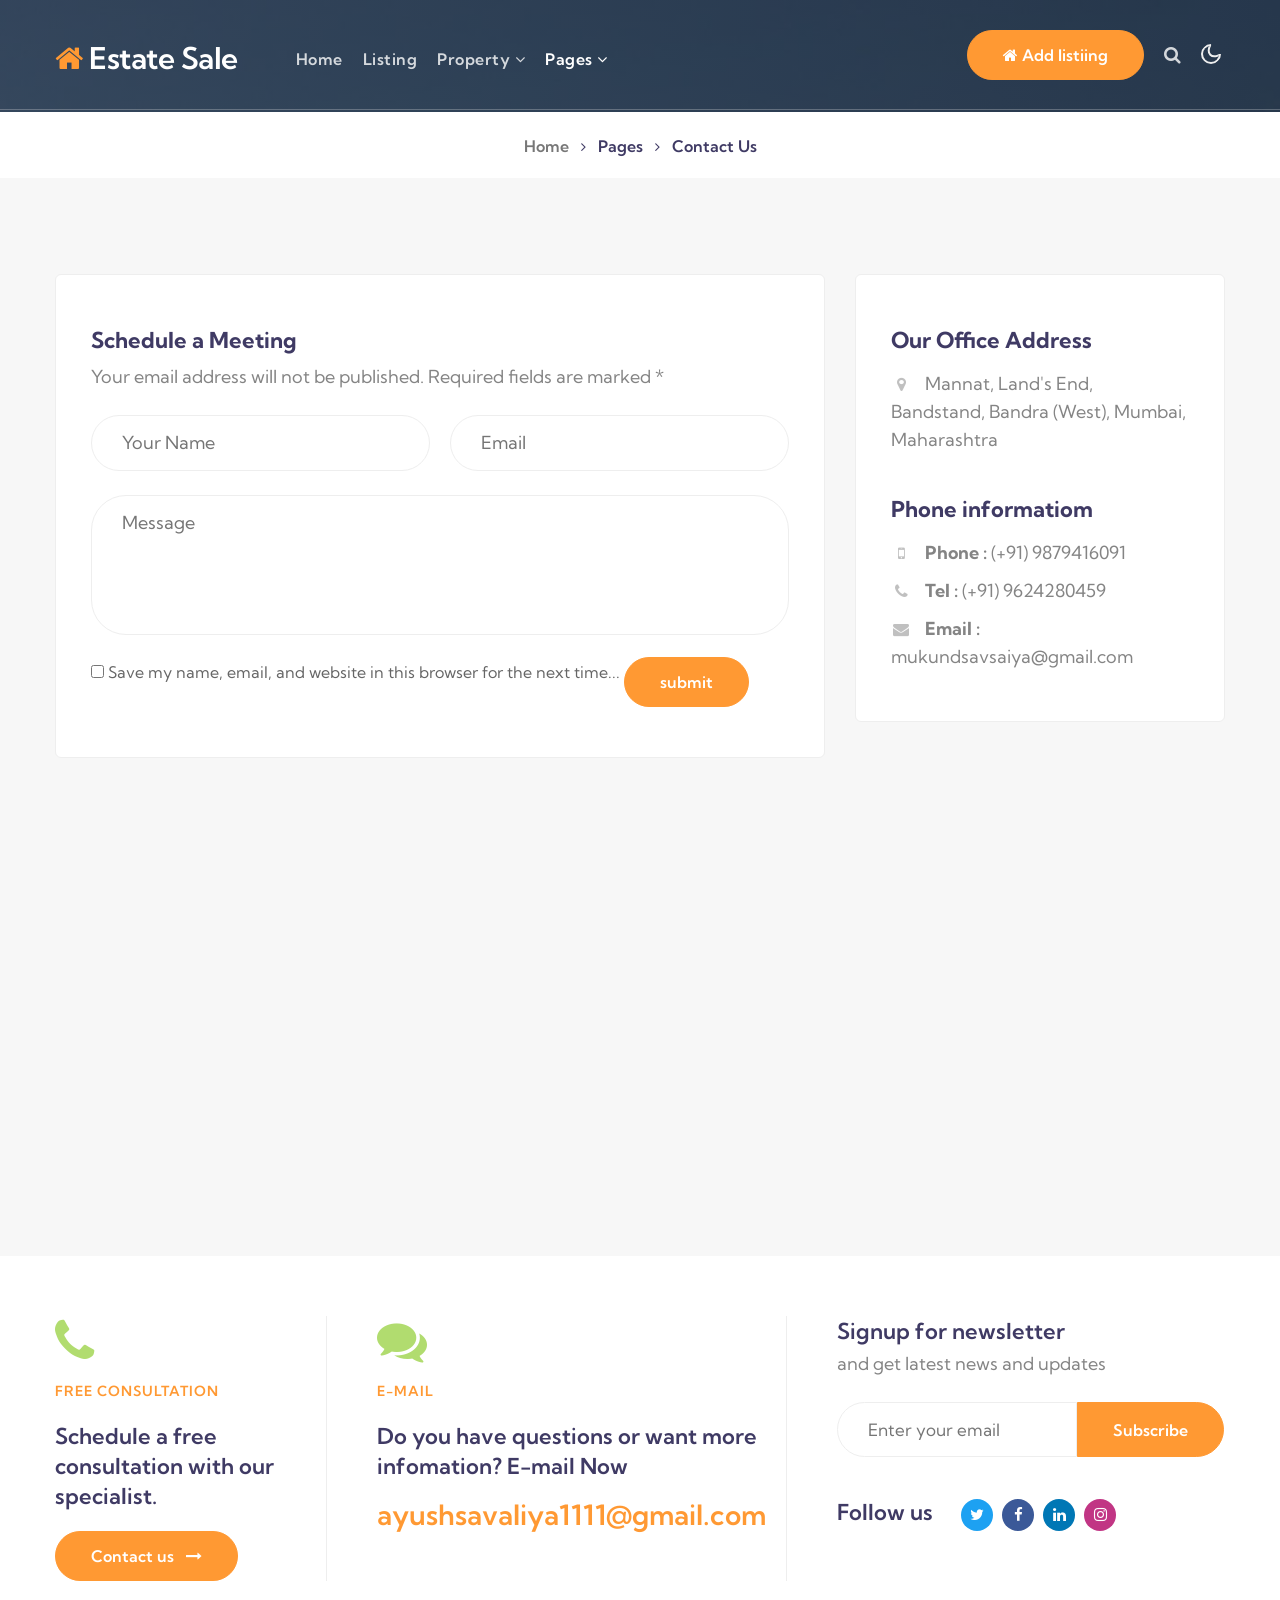
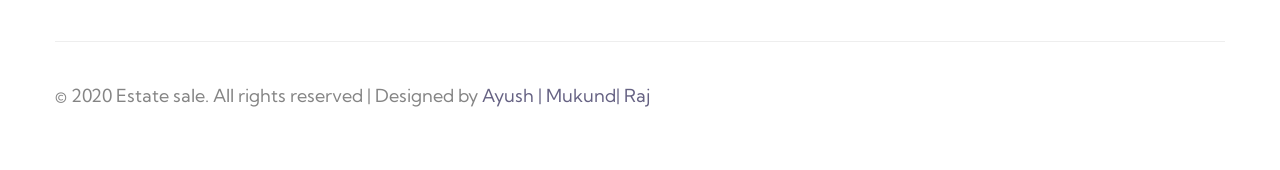
<file: Real Estate/contact.html>
﻿<!doctype html>
<html lang="en">

<head>
  <!-- Required meta tags -->
  <meta charset="utf-8">
  <meta name="viewport" content="width=device-width, initial-scale=1, shrink-to-fit=no">

  <title>Estate sale - Real Estate Category Bootstrap Responsive Website Template - Contact : W3layouts</title>

  <!-- google fonts -->
  <link href="//fonts.googleapis.com/css2?family=Kumbh+Sans:wght@300;400;700&display=swap" rel="stylesheet">

  <!-- Template CSS -->
  <link rel="stylesheet" href="css/style-starter.css">
</head>

<body>

  <!--header-->
  <header id="site-header" class="fixed-top">
    <div class="container">
      <nav class="navbar navbar-expand-lg stroke px-0">
        <h1> <a class="navbar-brand" href="index.html">
            <span class="fa fa-home"></span> Estate sale
          </a></h1>
        <!-- if logo is image enable this   
  <a class="navbar-brand" href="#index.html">
      <img src="image-path" alt="Your logo" title="Your logo" style="height:35px;" />
  </a> -->
        <button class="navbar-toggler  collapsed bg-gradient" type="button" data-toggle="collapse"
          data-target="#navbarTogglerDemo02" aria-controls="navbarTogglerDemo02" aria-expanded="false"
          aria-label="Toggle navigation">
          <span class="navbar-toggler-icon fa icon-expand fa-bars"></span>
          <span class="navbar-toggler-icon fa icon-close fa-times"></span>
        </button>

        <div class="collapse navbar-collapse" id="navbarTogglerDemo02">
          <ul class="navbar-nav ml-lg-5 mr-auto">
            <li class="nav-item @@home__active">
              <a class="nav-link" href="index.html">Home <span class="sr-only">(current)</span></a>
            </li>
            <li class="nav-item @@listing__active">
              <a class="nav-link" href="listing.html">Listing</a>
            </li>
            <li class="nav-item dropdown @@property__active">
              <a class="nav-link dropdown-toggle" href="#" id="navbarDropdown" role="button" data-toggle="dropdown"
                aria-haspopup="true" aria-expanded="false">
                Property <span class="fa fa-angle-down"></span>
              </a>
              <div class="dropdown-menu" aria-labelledby="navbarDropdown">
                <a class="dropdown-item @@ps__active" href="property-single.html">Single property</a>
              </div>
            </li>
            <li class="nav-item dropdown active">
              <a class="nav-link dropdown-toggle" href="#" id="navbarDropdown" role="button" data-toggle="dropdown"
                aria-haspopup="true" aria-expanded="false">
                Pages <span class="fa fa-angle-down"></span>
              </a>
              <div class="dropdown-menu" aria-labelledby="navbarDropdown">
                <a class="dropdown-item @@about__active" href="about.html">About us</a>
                <a class="dropdown-item active" href="contact.html">Contact us</a>
              </div>
            </li>
          </ul>
          <div class="top-quote mt-lg-0">
            <a href="#buytheme" class="btn btn-style btn-primary"><span class="fa fa-home"></span> Add
              listiing</a>
          </div>
          <!--/search-right-->
          <div class="search mx-3">
            <input class="search_box" type="checkbox" id="search_box">
            <label class="fa fa-search" for="search_box"></label>
            <div class="search_form">
              <form action="error.html" method="GET">
                <input type="text" placeholder="Search"><input type="submit" value="search">
              </form>
            </div>
          </div>
          <!--//search-right-->
        </div>

        <!-- toggle switch for light and dark theme -->
        <div class="mobile-position">
          <nav class="navigation">
            <div class="theme-switch-wrapper">
              <label class="theme-switch" for="checkbox">
                <input type="checkbox" id="checkbox">
                <div class="mode-container">
                  <i class="gg-sun"></i>
                  <i class="gg-moon"></i>
                </div>
              </label>
            </div>
          </nav>
        </div>
        <!-- //toggle switch for light and dark theme -->
      </nav>
    </div>
  </header>
  <!--/header-->
  <section class="w3l-about-breadcrumb">
    <div class="breadcrumb-bg breadcrumb-bg-about pt-5">
      <div class="container pt-lg-5 py-3">
      </div>
    </div>
  </section>
  <section class="w3l-breadcrumb">
    <div class="container">
      <ul class="breadcrumbs-custom-path">
        <li><a href="index.html">Home</a></li>
        <li class="active"><span class="fa fa-angle-right mx-2" aria-hidden="true"></span> Pages</li>
        <li class="active"><span class="fa fa-angle-right mx-2" aria-hidden="true"></span> Contact Us</li>
      </ul>
    </div>
  </section>
  <!-- contacts -->
  <section class="w3l-contact-7 pt-5" id="contact">
    <div class="contacts-9 pt-lg-5 pt-md-4">
      <div class="container">
        <div class="top-map">
          <div class="row map-content-9">
            <div class="col-lg-8">
              <div class="contact-form">
                <h5 class="mb-2">Schedule a Meeting</h5>
                <p class="mb-4">Your email address will not be published. Required fields are marked *</p>
                <form action="connect.php" method="post">
                  <div class="form-grid">
                    <div class="input-field">
                      <input type="text" name="fname" id="w3lName" placeholder="Your Name" required="">
                    </div>
                    <div class="input-field">
                      <input type="email" name="email" id="w3lSender" placeholder="Email" required="">
                    </div>
                  </div>
                  <div class="input-field mt-4">
                    <textarea name="message" id="w3lMessage" placeholder="Message"></textarea>
                  </div>
                  <input type="checkbox"> <label>Save my name, email, and website in this
                    browser for the next time...</label>
                  <input type="submit" value="submit" class="btn btn-primary btn-style mt-3">
                </form>
              </div>
            </div>
            <div class="col-lg-4 cont-details">
              <address>
                <h5 class="">Our Office Address</h5>
                <p><span class="fa fa-map-marker"></span> Mannat, Land's End, Bandstand, Bandra (West), Mumbai,
                  Maharashtra</p>

                <h5 class="mt-4 pt-lg-3">Phone informatiom</h5>
                <p><span class="fa fa-mobile"></span> <strong>Phone :</strong>
                  <a href="tel:+919879416091"> (+91) 9879416091 </a>
                </p>

                <p><span class="fa fa-phone"></span> <strong>Tel :</strong>
                  <a href="tel:+919624280459"> (+91) 9624280459</a>
                </p>

                <p> <span class="fa fa-envelope"></span> <strong>Email :</strong>
                  <a href="mailto:mukundsavsaiya@gmail.com">mukundsavsaiya@gmail.com</a>
                </p>
              </address>
            </div>
          </div>
        </div>
      </div>
      <div class="map mt-5">
        <iframe
          src="https://www.google.com/maps/embed?pb=!1m18!1m12!1m3!1d3649099.268365302!2d78.96374546891884!3d20.59368420184444!2m3!1f0!2f0!3f0!3m2!1i1024!2i768!4f13.1!3m3!1m2!1s0x3a2e4a2a07b08e7f%3A0x10d3e7b0c8e3fd7!2sIndia!5e0!3m2!1sen!2sus!4v1693687883294!5m2!1sen!2sus"
          width="600" height="450" style="border:0;" allowfullscreen="" loading="lazy"
          referrerpolicy="no-referrer-when-downgrade">
        </iframe>

      </div>
    </div>
  </section>

  <section class="w3l-footers-20">
    <div class="footers20">
      <div class="container">
        <div class="footers20-content">
          <div class="d-grid grid-col-4 grids-content">
            <div class="column">
              <a href="#url" class="link"><span class="fa fa-phone"></span></a>

              <a href="#url" class="title-small">Free consultation</a>
              <h4>Schedule a free consultation with our specialist.</h4>
              <a href="tel:+919624280459" class="btn btn-style btn-primary"> Contact us
                <span class="fa fa-long-arrow-right ml-2"></span> </a>
            </div>
            <div class="column">
              <a href="#url" class="link"><span class="fa fa-comments"></span></a>
              <a href="#url" class="title-small">E-mail</a>
              <h4>Do you have questions or want more infomation? E-mail Now</h4>
              <a href="mailto:ayushsavaliya1111@gmail.com">
                <p class="contact-phone mt-2">
                  <span class="lnr lnr-phone-handset"></span> ayushsavaliya1111@gmail.com
                </p>
              </a>
            </div>
            <div class="column mt-lg-0 mt-md-5">
              <h4 class="mb-1">Signup for newsletter</h4>
              <p>and get latest news and updates</p>
              <form action="#" class="subscribe-form mt-4" method="post">
                <div class="form-group">
                  <input type="email" name="subscribe" placeholder="Enter your email" required="">
                  <button class="btn btn-style btn-primary">Subscribe</button>
                </div>
              </form>
              <ul class="footers-17_social">
                <h4 class="d-inline mr-4">Follow us</h4>
                <li><a href="https://x.com/SavaliyaAy64913" target="_blank" class="twitter"><span
                      class="fa fa-twitter"></span></a></li>
                <li><a href="https://www.facebook.com/ayush.savaliya.9461" target="_blank" class="facebook"><span
                      class="fa fa-facebook"></span></a></li>
                <li><a href="https://www.linkedin.com/in/ayush-savaliya-a26891319/" target="_blank"
                    class="linkedin"><span class="fa fa-linkedin"></span></a></li>
                <li><a href="https://www.instagram.com/ayush_savaliya_18?igsh=MXRodXZoOXVqbmlhaA==" target="_blank"
                    class="instagram"><span class="fa fa-instagram"></span></a></li>
              </ul>
            </div>
          </div>
          <div class="d-grid grid-col-3 grids-content1 bottom-border">
            <div class="columns copyright-grid align-self">
              <p class="copy-footer-29">© 2020 Estate sale. All rights reserved | Designed by <a
                  href="https://w3layouts.com">Ayush | Mukund| Raj</a></p>
            </div>
          </div>
        </div>
      </div>
    </div>
    <!-- move top -->
    <button onclick="topFunction()" id="movetop" title="Go to top">
      &#10548;
    </button>
    <script>

      window.onscroll = function () {
        scrollFunction()
      };

      function scrollFunction() {
        if (document.body.scrollTop > 20 || document.documentElement.scrollTop > 20) {
          document.getElementById("movetop").style.display = "block";
        } else {
          document.getElementById("movetop").style.display = "none";
        }
      }


      function topFunction() {
        document.body.scrollTop = 0;
        document.documentElement.scrollTop = 0;
      }
    </script>

  </section>


  <script src="js/jquery-3.3.1.min.js"></script>

  <script src="js/theme-change.js"></script><!-- theme switch js (light and dark)-->


  <script src="js/jquery.waypoints.min.js"></script>
  <script src="js/jquery.countup.js"></script>
  <script>
    $('.counter').countUp();
  </script>

  <script src="js/owl.carousel.js"></script>

  <script>
    $(document).ready(function () {
      $('.owl-blog').owlCarousel({
        loop: true,
        margin: 30,
        nav: false,
        responsiveClass: true,
        autoplay: false,
        autoplayTimeout: 5000,
        autoplaySpeed: 1000,
        autoplayHoverPause: false,
        responsive: {
          0: {
            items: 1,
            nav: true
          },
          480: {
            items: 1,
            nav: true
          },
          700: {
            items: 1,
            nav: true
          },
          1090: {
            items: 1,
            nav: true
          }
        }
      })
    })
  </script>
  <!-- //script for blog post slider -->

  <!-- script for tesimonials carousel slider -->
  <script>
    $(document).ready(function () {
      $("#owl-demo1").owlCarousel({
        loop: true,
        nav: false,
        margin: 50,
        responsiveClass: true,
        responsive: {
          0: {
            items: 1,
            nav: false
          },
          736: {
            items: 1,
            nav: false
          }
        }
      })
    })
  </script>

  <script src="js/jquery.magnific-popup.min.js"></script>
  <script>
    $(document).ready(function () {
      $('.popup-with-zoom-anim').magnificPopup({
        type: 'inline',

        fixedContentPos: false,
        fixedBgPos: true,

        overflowY: 'auto',

        closeBtnInside: true,
        preloader: false,

        midClick: true,
        removalDelay: 300,
        mainClass: 'my-mfp-zoom-in'
      });

      $('.popup-with-move-anim').magnificPopup({
        type: 'inline',

        fixedContentPos: false,
        fixedBgPos: true,

        overflowY: 'auto',

        closeBtnInside: true,
        preloader: false,

        midClick: true,
        removalDelay: 300,
        mainClass: 'my-mfp-slide-bottom'
      });
    });
  </script>
  <script>
    $(function () {
      $('.navbar-toggler').click(function () {
        $('body').toggleClass('noscroll');
      })
    });
  </script>
  <script>
    $(window).on("scroll", function () {
      var scroll = $(window).scrollTop();

      if (scroll >= 80) {
        $("#site-header").addClass("nav-fixed");
      } else {
        $("#site-header").removeClass("nav-fixed");
      }
    });
    $(".navbar-toggler").on("click", function () {
      $("header").toggleClass("active");
    });
    $(document).on("ready", function () {
      if ($(window).width() > 991) {
        $("header").removeClass("active");
      }
      $(window).on("resize", function () {
        if ($(window).width() > 991) {
          $("header").removeClass("active");
        }
      });
    });
  </script>
  <script src="js/bootstrap.min.js"></script>
</body>

</html>
</file>
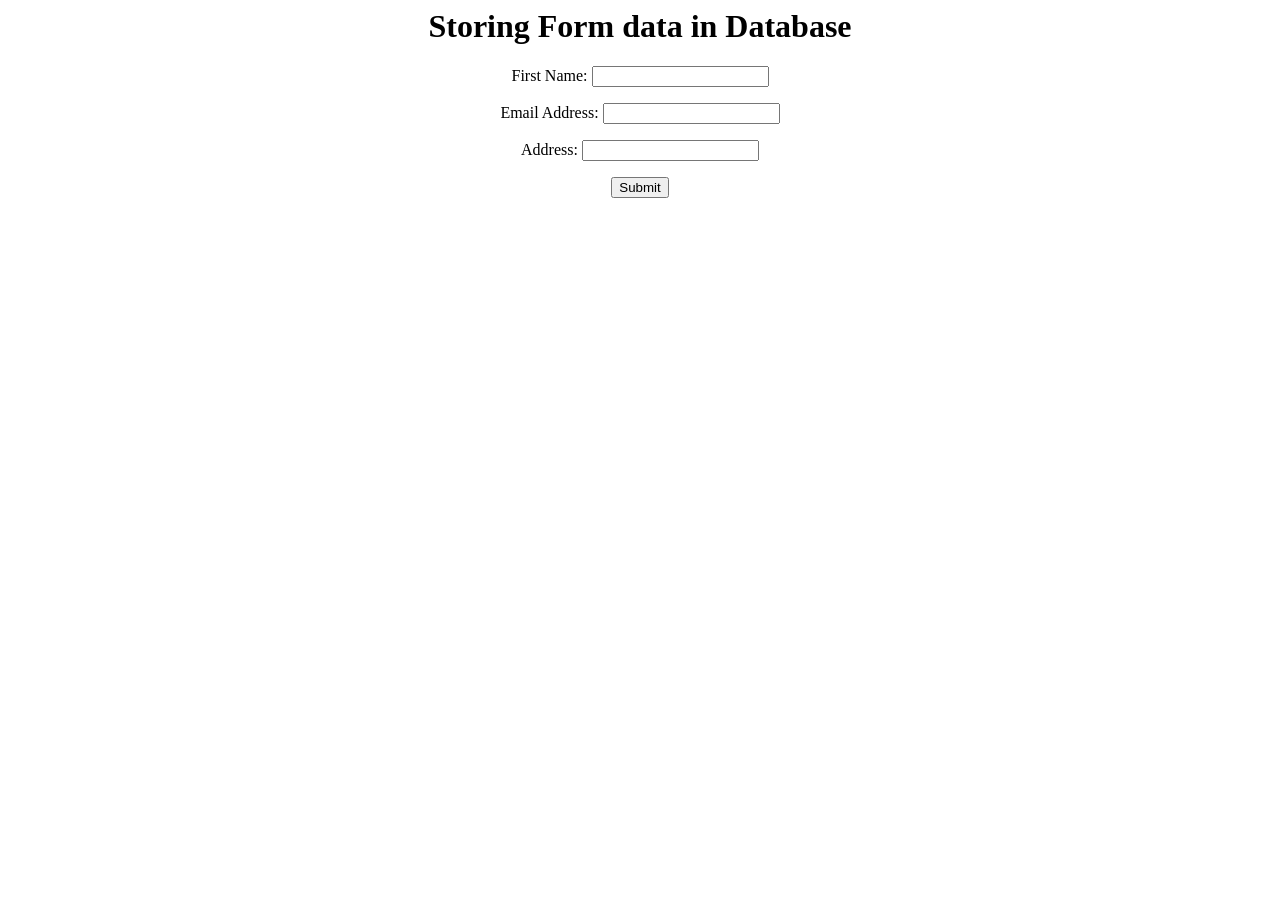
<file: Real Estate/form.html>
<html lang="en">

<head>
    <title>Sample Form</title>
</head>

<body>
    <center>
        <h1>Storing Form data in Database</h1>
        <form action="connect.php" method="post">
            <p>
                <label for="firstName">First Name:</label>
                <input type="text" name="fname" id="firstName">
            </p>
            <p>
                <label for="emailAddress">Email Address:</label>
                <input type="email" name="email" id="emailAddress">
            </p>
            <p>
                <label for="Address">Address:</label>
                <input type="text" name="message" id="Address">
            </p>
            <input type="submit" value="Submit">
        </form>
    </center>
</body>

</html>
</file>
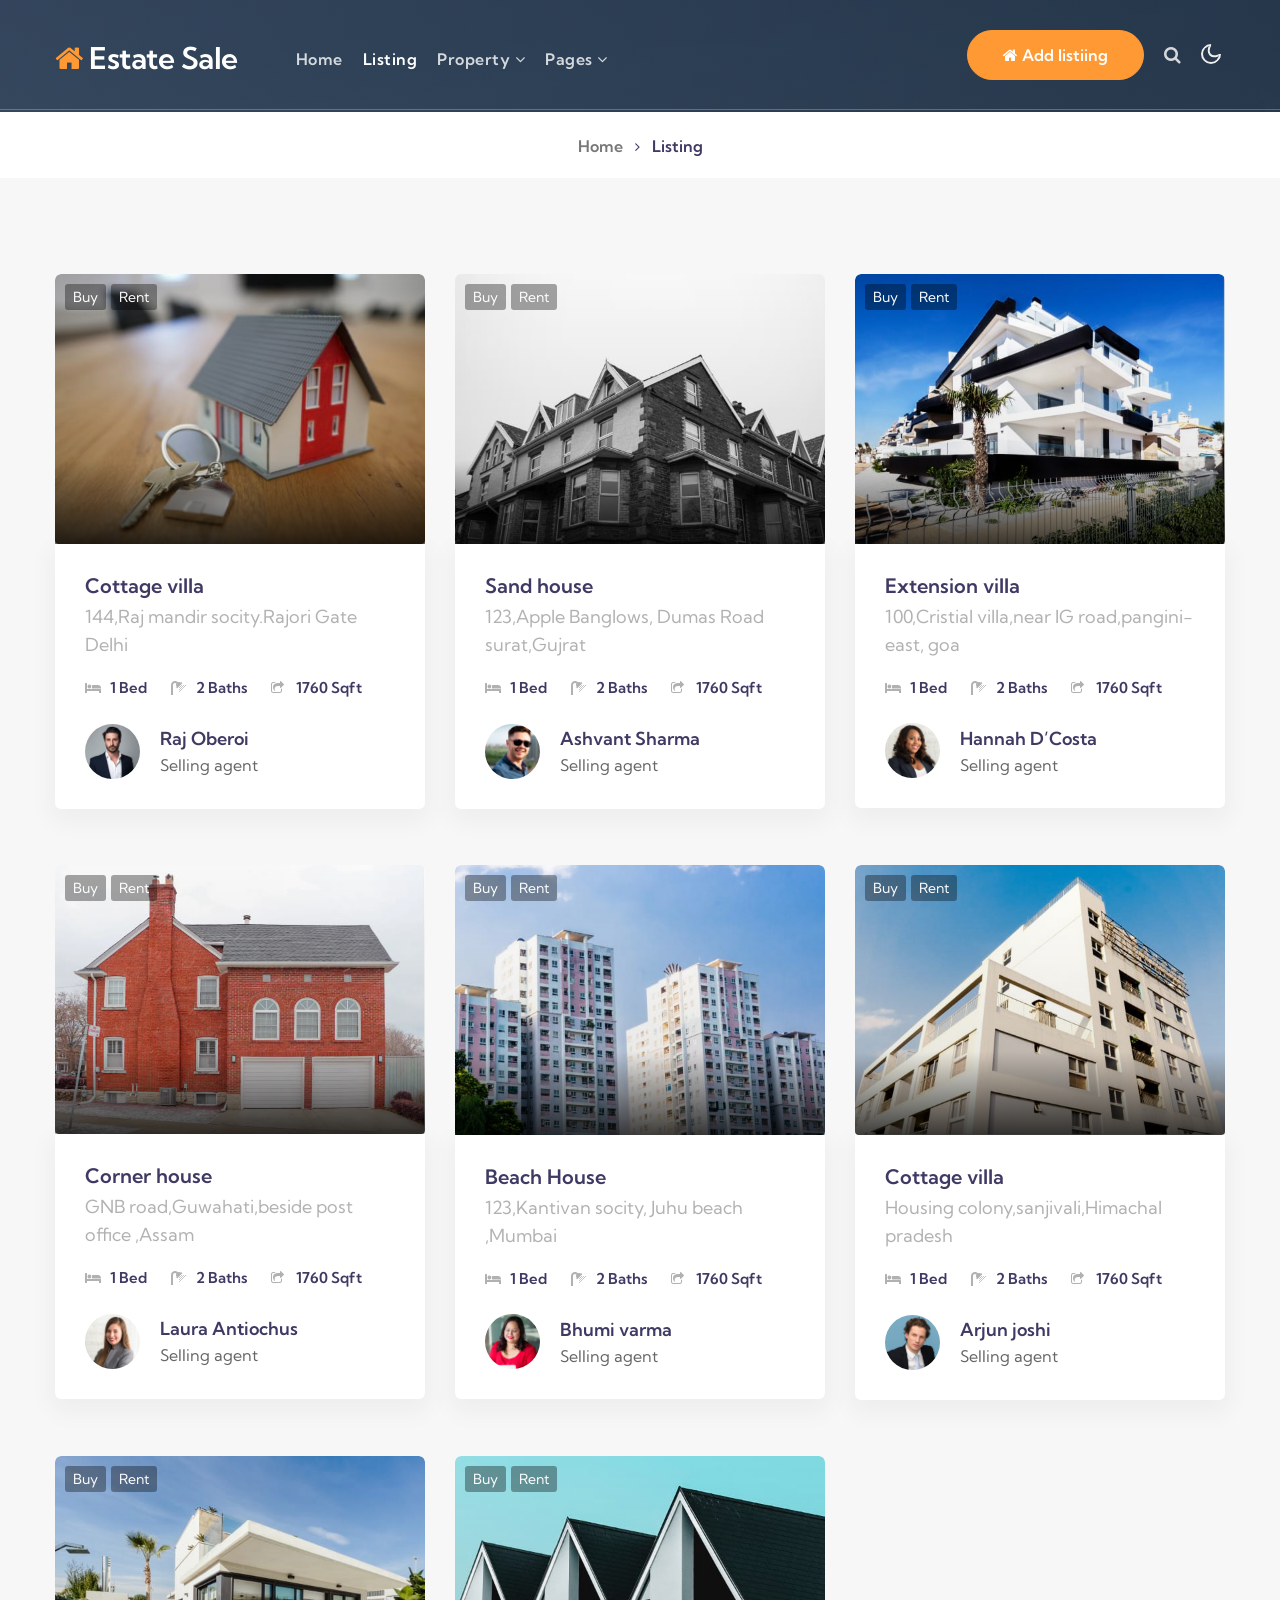
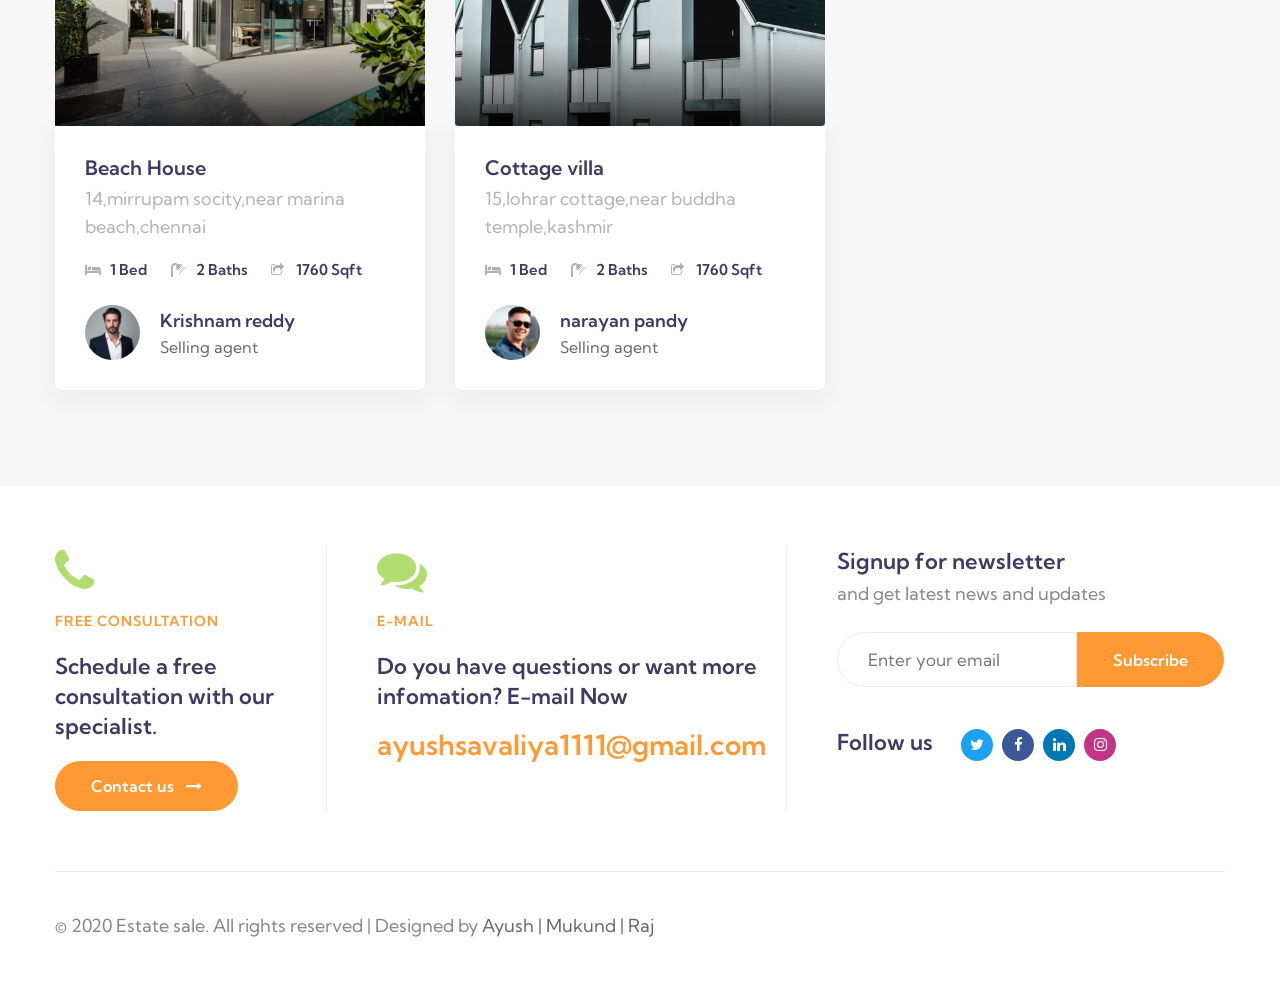
<file: Real Estate/listing.html>
﻿
<!doctype html>
<html lang="en">

<head>
   
    <meta charset="utf-8">
    <meta name="viewport" content="width=device-width, initial-scale=1, shrink-to-fit=no">

    <title>Estate sale - Real Estate Category Bootstrap Responsive Website Template - Listing : W3layouts</title>

   
    <link href="//fonts.googleapis.com/css2?family=Kumbh+Sans:wght@300;400;700&display=swap" rel="stylesheet">

    
    <link rel="stylesheet" href="css/style-starter.css">
</head>

<body>


    <header id="site-header" class="fixed-top">
        <div class="container">
            <nav class="navbar navbar-expand-lg stroke px-0">
                <h1> <a class="navbar-brand" href="index.html">
                        <span class="fa fa-home"></span> Estate sale
                    </a></h1>

                <button class="navbar-toggler  collapsed bg-gradient" type="button" data-toggle="collapse"
                    data-target="#navbarTogglerDemo02" aria-controls="navbarTogglerDemo02" aria-expanded="false"
                    aria-label="Toggle navigation">
                    <span class="navbar-toggler-icon fa icon-expand fa-bars"></span>
                    <span class="navbar-toggler-icon fa icon-close fa-times"></span>
                </button>

                <div class="collapse navbar-collapse" id="navbarTogglerDemo02">
                    <ul class="navbar-nav ml-lg-5 mr-auto">
                        <li class="nav-item @@home__active">
                            <a class="nav-link" href="index.html">Home <span class="sr-only">(current)</span></a>
                        </li>
                        <li class="nav-item active">
                            <a class="nav-link" href="listing.html">Listing</a>
                        </li>
                        <li class="nav-item dropdown @@property__active">
                            <a class="nav-link dropdown-toggle" href="#url" id="navbarDropdown" role="button"
                                data-toggle="dropdown" aria-haspopup="true" aria-expanded="false">
                                Property <span class="fa fa-angle-down"></span>
                            </a>
                            <div class="dropdown-menu" aria-labelledby="navbarDropdown">
                                <a class="dropdown-item @@ps__active" href="property-single.html">Single property</a>
                            </div>
                        </li>
                        <li class="nav-item dropdown @@pages__active">
                            <a class="nav-link dropdown-toggle" href="#url" id="navbarDropdown" role="button"
                                data-toggle="dropdown" aria-haspopup="true" aria-expanded="false">
                                Pages <span class="fa fa-angle-down"></span>
                            </a>
                            <div class="dropdown-menu" aria-labelledby="navbarDropdown">
                                <a class="dropdown-item @@about__active" href="about.html">About us</a>
                                <a class="dropdown-item @@contact__active" href="contact.html">Contact us</a>
                            </div>
                        </li>
                    </ul>
                    <div class="top-quote mt-lg-0">
                        <a href="#buytheme" class="btn btn-style btn-primary"><span class="fa fa-home"></span> Add
                            listiing</a>
                    </div>
                    <!--/search-right-->
                    <div class="search mx-3">
                        <input class="search_box" type="checkbox" id="search_box">
                        <label class="fa fa-search" for="search_box"></label>
                        <div class="search_form">
                            <form action="error.html" method="GET">
                                <input type="text" placeholder="Search"><input type="submit" value="search">
                            </form>
                        </div>
                    </div>
                    <!--//search-right-->
                </div>

                <!-- toggle switch for light and dark theme -->
                <div class="mobile-position">
                    <nav class="navigation">
                        <div class="theme-switch-wrapper">
                            <label class="theme-switch" for="checkbox">
                                <input type="checkbox" id="checkbox">
                                <div class="mode-container">
                                    <i class="gg-sun"></i>
                                    <i class="gg-moon"></i>
                                </div>
                            </label>
                        </div>
                    </nav>
                </div>
                <!-- //toggle switch for light and dark theme -->
            </nav>
        </div>
    </header>
    <!--/header-->
    <section class="w3l-about-breadcrumb">
        <div class="breadcrumb-bg breadcrumb-bg-about pt-5">
            <div class="container pt-lg-5 py-3">
            </div>
        </div>
    </section>
    <section class="w3l-breadcrumb">
        <div class="container">
            <ul class="breadcrumbs-custom-path">
                <li><a href="index.html">Home</a></li>
                <li class="active"><span class="fa fa-angle-right mx-2" aria-hidden="true"></span> Listing</li>
            </ul>
        </div>
    </section>
    <section class="locations-1" id="locations">
        <div class="locations py-5">
            <div class="container py-lg-5 py-md-4 py-2">
                <div class="row">
                    <div class="col-lg-4 col-md-6 listing-img">
                        <a href="#url">
                            <div class="box16">
                                <div class="rentext-listing-category"><span>Buy</span><span>Rent</span></div>
                                <img class="img-fluid" src="images/p1.jpg" alt="">
                                <div class="box-content">
                                </div>
                            </div>
                        </a>
                        <div class="listing-details blog-details align-self">
                            <h4 class="user_title agent">
                                <a href="#url">Cottage villa</a>
                            </h4>
                            <p class="user_position">144,Raj mandir socity.Rajori Gate Delhi</p>
                            <ul class="mt-3 estate-info">
                                <li><span class="fa fa-bed"></span> 1 Bed</li>
                                <li><span class="fa fa-shower"></span> 2 Baths</li>
                                <li><span class="fa fa-share-square-o"></span> 1760 Sqft</li>
                            </ul>
                            <div class="author align-items-center mt-4">
                                <a href="#img" class="comment-img">
                                    <img src="images/team1.jpg" alt="" class="img-fluid">
                                </a>
                                <ul class="blog-meta">
                                    <li>
                                        <a href="#url">Raj Oberoi </a>
                                    </li>
                                    <li class="meta-item blog-lesson">
                                        <span class="meta-value"> Selling agent</span>
                                    </li>
                                </ul>
                            </div>
                        </div>
                    </div>
                    <div class="col-lg-4 col-md-6 listing-img mt-md-0 mt-5">
                        <a href="#url">
                            <div class="box16">
                                <div class="rentext-listing-category"><span>Buy</span><span>Rent</span></div>
                                <img class="img-fluid" src="images/p2.jpg" alt="">
                                <div class="box-content">
                                </div>
                            </div>
                        </a>
                        <div class="listing-details blog-details align-self">
                            <h4 class="user_title agent">
                                <a href="#url">Sand house</a>
                            </h4>
                            <p class="user_position">123,Apple Banglows, Dumas Road surat,Gujrat </p>
                            <ul class="mt-3 estate-info">
                                <li><span class="fa fa-bed"></span> 1 Bed</li>
                                <li><span class="fa fa-shower"></span> 2 Baths</li>
                                <li><span class="fa fa-share-square-o"></span> 1760 Sqft</li>
                            </ul>
                            <div class="author align-items-center mt-4">
                                <a href="#img" class="comment-img">
                                    <img src="images/team2.jpg" alt="" class="img-fluid">
                                </a>
                                <ul class="blog-meta">
                                    <li>
                                        <a href="#url">Ashvant Sharma </a>
                                    </li>
                                    <li class="meta-item blog-lesson">
                                        <span class="meta-value"> Selling agent</span>
                                    </li>
                                </ul>
                            </div>
                        </div>
                    </div>
                    <div class="col-lg-4 col-md-6 listing-img mt-lg-0 pt-lg-0 mt-5 pt-md-2">
                        <a href="#url">
                            <div class="box16">
                                <div class="rentext-listing-category"><span>Buy</span><span>Rent</span></div>
                                <img class="img-fluid" src="images/p3.jpg" alt="">
                                <div class="box-content">
                                    <!-- <h3 class="title">$47,00,000</h3> -->

                                </div>
                            </div>
                        </a>
                        <div class="listing-details blog-details align-self">
                            <h4 class="user_title agent">
                                <a href="#url">Extension villa</a>
                            </h4>
                            <p class="user_position">100,Cristial villa,near IG road,pangini-east, goa</p>
                            <ul class="mt-3 estate-info">
                                <li><span class="fa fa-bed"></span> 1 Bed</li>
                                <li><span class="fa fa-shower"></span> 2 Baths</li>
                                <li><span class="fa fa-share-square-o"></span> 1760 Sqft</li>
                            </ul>
                            <div class="author align-items-center mt-4">
                                <a href="#img" class="comment-img">
                                    <img src="images/team3.jpg" alt="" class="img-fluid">
                                </a>
                                <ul class="blog-meta">
                                    <li>
                                        <a href="#url">Hannah D’Costa </a>
                                    </li>
                                    <li class="meta-item blog-lesson">
                                        <span class="meta-value"> Selling agent</span>
                                    </li>
                                </ul>
                            </div>
                        </div>
                    </div>
                    <div class="col-lg-4 col-md-6 listing-img mt-5 pt-md-2">
                        <a href="#url">
                            <div class="box16">
                                <div class="rentext-listing-category"><span>Buy</span><span>Rent</span></div>
                                <img class="img-fluid" src="images/p4.jpg" alt="">
                                <div class="box-content">

                                </div>
                            </div>
                        </a>
                        <div class="listing-details blog-details align-self">
                            <h4 class="user_title agent">
                                <a href="#url">Corner house</a>
                            </h4>
                            <p class="user_position">GNB road,Guwahati,beside post office ,Assam</p>
                            <ul class="mt-3 estate-info">
                                <li><span class="fa fa-bed"></span> 1 Bed</li>
                                <li><span class="fa fa-shower"></span> 2 Baths</li>
                                <li><span class="fa fa-share-square-o"></span> 1760 Sqft</li>
                            </ul>
                            <div class="author align-items-center mt-4">
                                <a href="#img" class="comment-img">
                                    <img src="images/team4.jpg" alt="" class="img-fluid">
                                </a>
                                <ul class="blog-meta">
                                    <li>
                                        <a href="#url">Laura Antiochus </a>
                                    </li>
                                    <li class="meta-item blog-lesson">
                                        <span class="meta-value"> Selling agent</span>
                                    </li>
                                </ul>
                            </div>
                        </div>
                    </div>
                    <div class="col-lg-4 col-md-6 listing-img mt-5 pt-md-2">
                        <a href="#url">
                            <div class="box16">
                                <div class="rentext-listing-category"><span>Buy</span><span>Rent</span></div>
                                <img class="img-fluid" src="images/p5.jpg" alt="">
                                <div class="box-content">


                                </div>
                            </div>
                        </a>
                        <div class="listing-details blog-details align-self">
                            <h4 class="user_title agent">
                                <a href="#url">Beach House</a>
                            </h4>
                            <p class="user_position">123,Kantivan socity, Juhu beach ,Mumbai</p>
                            <ul class="mt-3 estate-info">
                                <li><span class="fa fa-bed"></span> 1 Bed</li>
                                <li><span class="fa fa-shower"></span> 2 Baths</li>
                                <li><span class="fa fa-share-square-o"></span> 1760 Sqft</li>
                            </ul>
                            <div class="author align-items-center mt-4">
                                <a href="#img" class="comment-img">
                                    <img src="images/team5.jpg" alt="" class="img-fluid">
                                </a>
                                <ul class="blog-meta">
                                    <li>
                                        <a href="#url">Bhumi varma </a>
                                    </li>
                                    <li class="meta-item blog-lesson">
                                        <span class="meta-value"> Selling agent</span>
                                    </li>
                                </ul>
                            </div>
                        </div>
                    </div>
                    <div class="col-lg-4 col-md-6 listing-img mt-5 pt-md-2">
                        <a href="#url">
                            <div class="box16">
                                <div class="rentext-listing-category"><span>Buy</span><span>Rent</span></div>
                                <img class="img-fluid" src="images/p6.jpg" alt="">
                                <div class="box-content">
                                    <!-- <h3 class="title">$29,00,000</h3> -->
                                </div>
                            </div>
                        </a>
                        <div class="listing-details blog-details align-self">
                            <h4 class="user_title agent">
                                <a href="#url">Cottage villa</a>
                            </h4>
                            <p class="user_position">Housing colony,sanjivali,Himachal pradesh</p>
                            <ul class="mt-3 estate-info">
                                <li><span class="fa fa-bed"></span> 1 Bed</li>
                                <li><span class="fa fa-shower"></span> 2 Baths</li>
                                <li><span class="fa fa-share-square-o"></span> 1760 Sqft</li>
                            </ul>
                            <div class="author align-items-center mt-4">
                                <a href="#img" class="comment-img">
                                    <img src="images/team6.jpg" alt="" class="img-fluid">
                                </a>
                                <ul class="blog-meta">
                                    <li>
                                        <a href="#url">Arjun joshi </a>
                                    </li>
                                    <li class="meta-item blog-lesson">
                                        <span class="meta-value"> Selling agent</span>
                                    </li>
                                </ul>
                            </div>
                        </div>
                    </div>
                    <div class="col-lg-4 col-md-6 listing-img mt-5 pt-md-2">
                        <a href="#url">
                            <div class="box16">
                                <div class="rentext-listing-category"><span>Buy</span><span>Rent</span></div>
                                <img class="img-fluid" src="images/p7.jpg" alt="">
                                <div class="box-content">
                                    <!-- <h3 class="title">$38,00,000</h3> -->

                                </div>
                            </div>
                        </a>
                        <div class="listing-details blog-details align-self">
                            <h4 class="user_title agent">
                                <a href="#url">Beach House</a>
                            </h4>
                            <p class="user_position">14,mirrupam socity,near marina beach,chennai</p>
                            <ul class="mt-3 estate-info">
                                <li><span class="fa fa-bed"></span> 1 Bed</li>
                                <li><span class="fa fa-shower"></span> 2 Baths</li>
                                <li><span class="fa fa-share-square-o"></span> 1760 Sqft</li>
                            </ul>
                            <div class="author align-items-center mt-4">
                                <a href="#img" class="comment-img">
                                    <img src="images/team1.jpg" alt="" class="img-fluid">
                                </a>
                                <ul class="blog-meta">
                                    <li>
                                        <a href="#url">Krishnam reddy</a>
                                    </li>
                                    <li class="meta-item blog-lesson">
                                        <span class="meta-value"> Selling agent</span>
                                    </li>
                                </ul>
                            </div>
                        </div>
                    </div>
                    <div class="col-lg-4 col-md-6 listing-img mt-5 pt-md-2">
                        <a href="#url">
                            <div class="box16">
                                <div class="rentext-listing-category"><span>Buy</span><span>Rent</span></div>
                                <img class="img-fluid" src="images/p8.jpg" alt="">
                                <div class="box-content">
                                    <!-- <h3 class="title">$51,00,000</h3> -->
                                </div>
                            </div>
                        </a>
                        <div class="listing-details blog-details align-self">
                            <h4 class="user_title agent">
                                <a href="#url">Cottage villa</a>
                            </h4>
                            <p class="user_position">15,lohrar cottage,near buddha temple,kashmir</p>
                            <ul class="mt-3 estate-info">
                                <li><span class="fa fa-bed"></span> 1 Bed</li>
                                <li><span class="fa fa-shower"></span> 2 Baths</li>
                                <li><span class="fa fa-share-square-o"></span> 1760 Sqft</li>
                            </ul>
                            <div class="author align-items-center mt-4">
                                <a href="#img" class="comment-img">
                                    <img src="images/team2.jpg" alt="" class="img-fluid">
                                </a>
                                <ul class="blog-meta">
                                    <li>
                                        <a href="#url">narayan pandy </a>
                                    </li>
                                    <li class="meta-item blog-lesson">
                                        <span class="meta-value"> Selling agent</span>
                                    </li>
                                </ul>
                            </div>
                        </div>
                    </div>
                </div>

                <!-- pagination -->

                <!-- //pagination -->
            </div>
        </div>
    </section>
    <!-- footers 20 -->
    <section class="w3l-footers-20">
        <div class="footers20">
            <div class="container">
                <div class="footers20-content">
                    <div class="d-grid grid-col-4 grids-content">
                        <div class="column">
                            <a href="#url" class="link"><span class="fa fa-phone"></span></a>
                            <a href="#url" class="title-small">Free consultation</a>
                            <h4>Schedule a free consultation with our specialist.</h4>
                            <a href="tel:+919624280459" class="btn btn-style btn-primary"> Contact us
                                <span class="fa fa-long-arrow-right ml-2"></span> </a>
                        </div>
                        <div class="column">
                            <a href="#url" class="link"><span class="fa fa-comments"></span></a>
                            <a href="#url" class="title-small">E-mail</a>
                            <h4>Do you have questions or want more infomation? E-mail Now</h4>
                            <a href="mailto:ayushsavaliya1111@gmail.com">
                                <p class="contact-phone mt-2">
                                    <span class="lnr lnr-phone-handset"></span> ayushsavaliya1111@gmail.com
                                </p>
                            </a>
                        </div>
                        <div class="column mt-lg-0 mt-md-5">
                            <h4 class="mb-1">Signup for newsletter</h4>
                            <p>and get latest news and updates</p>
                            <form action="#" class="subscribe-form mt-4" method="post">
                                <div class="form-group">
                                    <input type="email" name="subscribe" placeholder="Enter your email" required="">
                                    <button class="btn btn-style btn-primary">Subscribe</button>
                                </div>
                            </form>
                            <ul class="footers-17_social">
                                <h4 class="d-inline mr-4">Follow us</h4>
                                <li><a href="https://x.com/SavaliyaAy64913" target="_blank" class="twitter"><span
                                            class="fa fa-twitter"></span></a></li>
                                <li><a href="https://www.facebook.com/ayush.savaliya.9461" target="_blank"
                                        class="facebook"><span class="fa fa-facebook"></span></a></li>
                                <li><a href="https://www.linkedin.com/in/ayush-savaliya-a26891319/" target="_blank"
                                        class="linkedin"><span class="fa fa-linkedin"></span></a></li>
                                <li><a href="https://www.instagram.com/ayush_savaliya_18?igsh=MXRodXZoOXVqbmlhaA=="
                                        target="_blank" class="instagram"><span class="fa fa-instagram"></span></a></li>
                            </ul>
                        </div>
                    </div>
                    <div class="d-grid grid-col-3 grids-content1 bottom-border">
                        <div class="columns copyright-grid align-self">
                            <p class="copy-footer-29">© 2020 Estate sale. All rights reserved | Designed by <a
                                    href="https://w3layouts.com">Ayush | Mukund | Raj</a></p>
                        </div>
                    </div>
                </div>
            </div>
        </div>
        <!-- move top -->
        <button onclick="topFunction()" id="movetop" title="Go to top">
            &#10548;
        </button>
        <script>
            // When the user scrolls down 20px from the top of the document, show the button
            window.onscroll = function () {
                scrollFunction()
            };

            function scrollFunction() {
                if (document.body.scrollTop > 20 || document.documentElement.scrollTop > 20) {
                    document.getElementById("movetop").style.display = "block";
                } else {
                    document.getElementById("movetop").style.display = "none";
                }
            }

            // When the user clicks on the button, scroll to the top of the document
            function topFunction() {
                document.body.scrollTop = 0;
                document.documentElement.scrollTop = 0;
            }
        </script>
        <!-- /move top -->
    </section>

    <!-- jQuery and Bootstrap JS -->
    <script src="js/jquery-3.3.1.min.js"></script>

    <script src="js/theme-change.js"></script><!-- theme switch js (light and dark)-->

    <!-- stats number counter-->
    <script src="js/jquery.waypoints.min.js"></script>
    <script src="js/jquery.countup.js"></script>
    <script>
        $('.counter').countUp();
    </script>
    <!-- //stats number counter -->

    <!-- owlcarousel -->
    <script src="js/owl.carousel.js"></script>
    <!-- script for blog post slider -->
    <script>
        $(document).ready(function () {
            $('.owl-blog').owlCarousel({
                loop: true,
                margin: 30,
                nav: false,
                responsiveClass: true,
                autoplay: false,
                autoplayTimeout: 5000,
                autoplaySpeed: 1000,
                autoplayHoverPause: false,
                responsive: {
                    0: {
                        items: 1,
                        nav: true
                    },
                    480: {
                        items: 1,
                        nav: true
                    },
                    700: {
                        items: 1,
                        nav: true
                    },
                    1090: {
                        items: 1,
                        nav: true
                    }
                }
            })
        })
    </script>
    <!-- //script for blog post slider -->

    <!-- script for tesimonials carousel slider -->
    <script>
        $(document).ready(function () {
            $("#owl-demo1").owlCarousel({
                loop: true,
                nav: false,
                margin: 50,
                responsiveClass: true,
                responsive: {
                    0: {
                        items: 1,
                        nav: false
                    },
                    736: {
                        items: 1,
                        nav: false
                    }
                }
            })
        })
    </script>
    <!-- //script for tesimonials carousel slider -->

    <script src="js/jquery.magnific-popup.min.js"></script>
    <script>
        $(document).ready(function () {
            $('.popup-with-zoom-anim').magnificPopup({
                type: 'inline',

                fixedContentPos: false,
                fixedBgPos: true,

                overflowY: 'auto',

                closeBtnInside: true,
                preloader: false,

                midClick: true,
                removalDelay: 300,
                mainClass: 'my-mfp-zoom-in'
            });

            $('.popup-with-move-anim').magnificPopup({
                type: 'inline',

                fixedContentPos: false,
                fixedBgPos: true,

                overflowY: 'auto',

                closeBtnInside: true,
                preloader: false,

                midClick: true,
                removalDelay: 300,
                mainClass: 'my-mfp-slide-bottom'
            });
        });
    </script>

    <!-- disable body scroll which navbar is in active -->
    <script>
        $(function () {
            $('.navbar-toggler').click(function () {
                $('body').toggleClass('noscroll');
            })
        });
    </script>
    <!-- disable body scroll which navbar is in active -->

    <!-- MENU-JS -->
    <script>
        $(window).on("scroll", function () {
            var scroll = $(window).scrollTop();

            if (scroll >= 80) {
                $("#site-header").addClass("nav-fixed");
            } else {
                $("#site-header").removeClass("nav-fixed");
            }
        });

        //Main navigation Active Class Add Remove
        $(".navbar-toggler").on("click", function () {
            $("header").toggleClass("active");
        });
        $(document).on("ready", function () {
            if ($(window).width() > 991) {
                $("header").removeClass("active");
            }
            $(window).on("resize", function () {
                if ($(window).width() > 991) {
                    $("header").removeClass("active");
                }
            });
        });
    </script>
    <!-- //MENU-JS -->

    <!-- bootstrap -->
    <script src="js/bootstrap.min.js"></script>

</body>

</html>
</file>
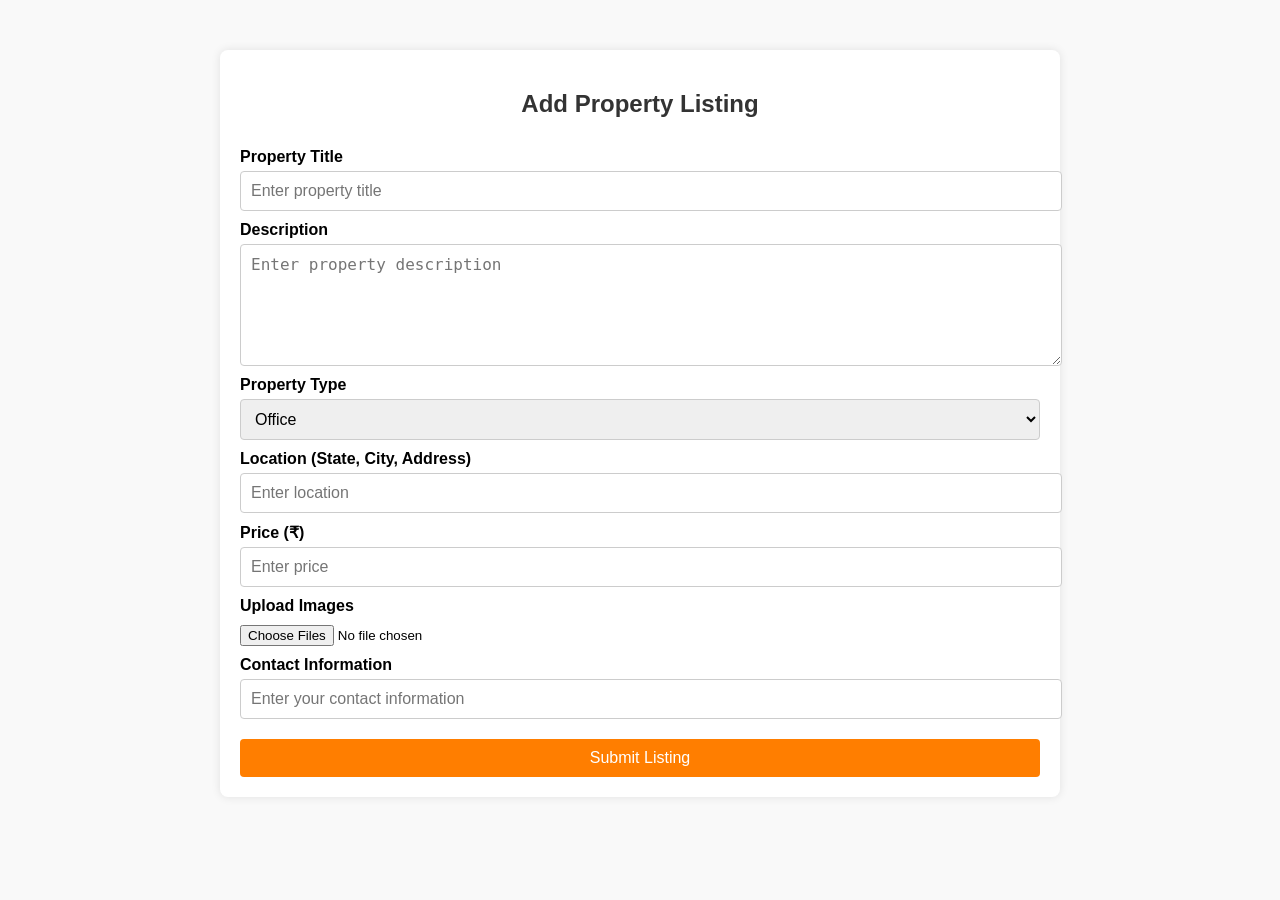
<file: Real Estate/lst.html>
<!DOCTYPE html>
<html lang="en">
<head>
    <meta charset="UTF-8">
    <meta name="viewport" content="width=device-width, initial-scale=1.0">
    <title>Add Property Listing</title>
    <style>
        body {
            font-family: Arial, sans-serif;
            background-color: #f9f9f9;
            margin: 0;
            padding: 0;
        }
        .container {
            max-width: 800px;
            margin: 50px auto;
            padding: 20px;
            background-color: #fff;
            box-shadow: 0 0 10px rgba(0, 0, 0, 0.1);
            border-radius: 8px;
        }
        h2 {
            text-align: center;
            color: #333;
        }
        form {
            display: flex;
            flex-direction: column;
        }
        label {
            margin-top: 10px;
            font-weight: bold;
        }
        input[type="text"], input[type="number"], textarea, select {
            padding: 10px;
            margin-top: 5px;
            font-size: 16px;
            border: 1px solid #ccc;
            border-radius: 4px;
            width: 100%;
        }
        textarea {
            resize: vertical;
            height: 100px;
        }
        input[type="file"] {
            margin-top: 10px;
        }
        button {
            background-color: #ff7e00;
            color: white;
            border: none;
            padding: 10px;
            font-size: 16px;
            border-radius: 4px;
            cursor: pointer;
            margin-top: 20px;
        }
        button:hover {
            background-color: #e66e00;
        }
    </style>
</head>
<body>

    <div class="container">
        <h2>Add Property Listing</h2>
        <form action="#" method="post" enctype="multipart/form-data">
            <label for="title">Property Title</label>
            <input type="text" id="title" name="title" placeholder="Enter property title" required>

            <label for="description">Description</label>
            <textarea id="description" name="description" placeholder="Enter property description" required></textarea>

            <label for="type">Property Type</label>
            <select id="type" name="type" required>
                <option value="office">Office</option>
                <option value="house">House</option>
                <option value="apartment">Apartment</option>
                <!-- Add more options as needed -->
            </select>

            <label for="location">Location (State, City, Address)</label>
            <input type="text" id="location" name="location" placeholder="Enter location" required>

            <label for="price">Price (₹)</label>
            <input type="number" id="price" name="price" placeholder="Enter price" required>

            <label for="images">Upload Images</label>
            <input type="file" id="images" name="images[]" multiple>

            <label for="contact">Contact Information</label>
            <input type="text" id="contact" name="contact" placeholder="Enter your contact information" required>

            <button type="submit">Submit Listing</button>
        </form>
    </div>

</body>
</html>
</file>
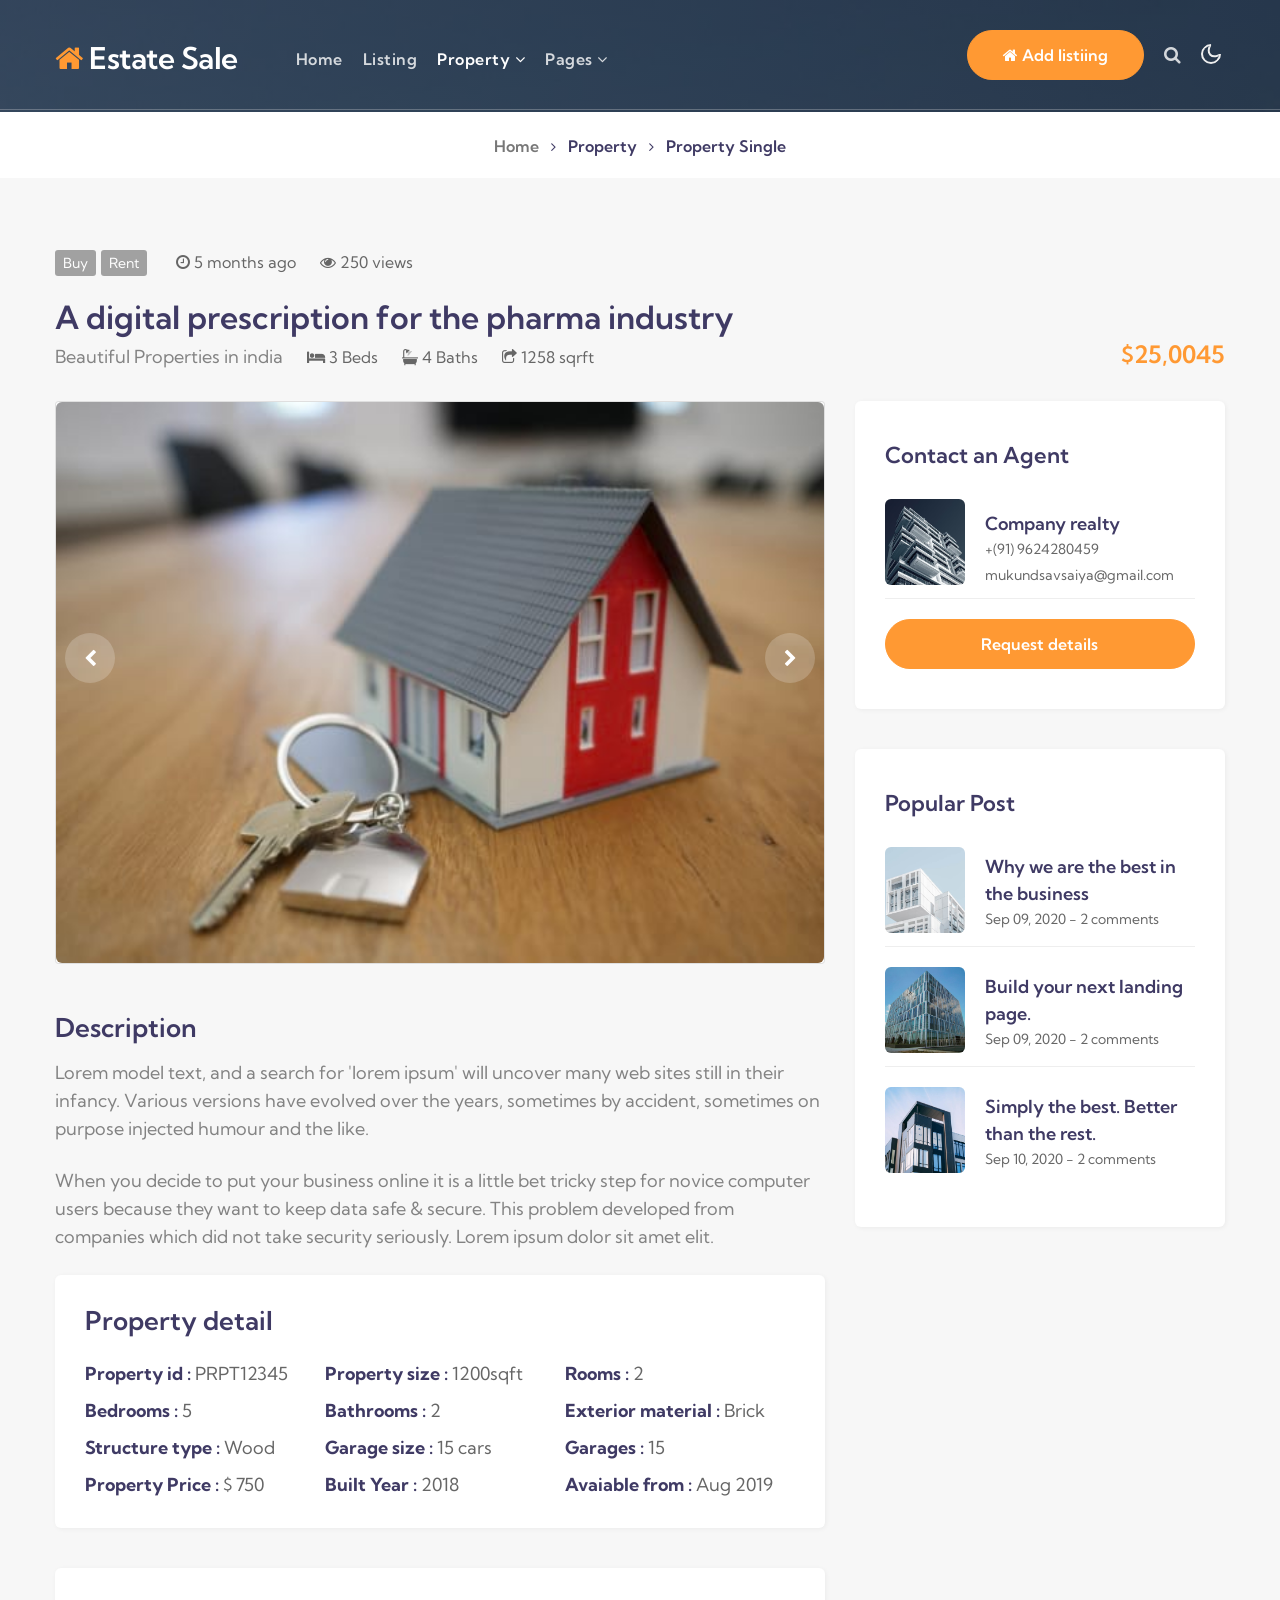
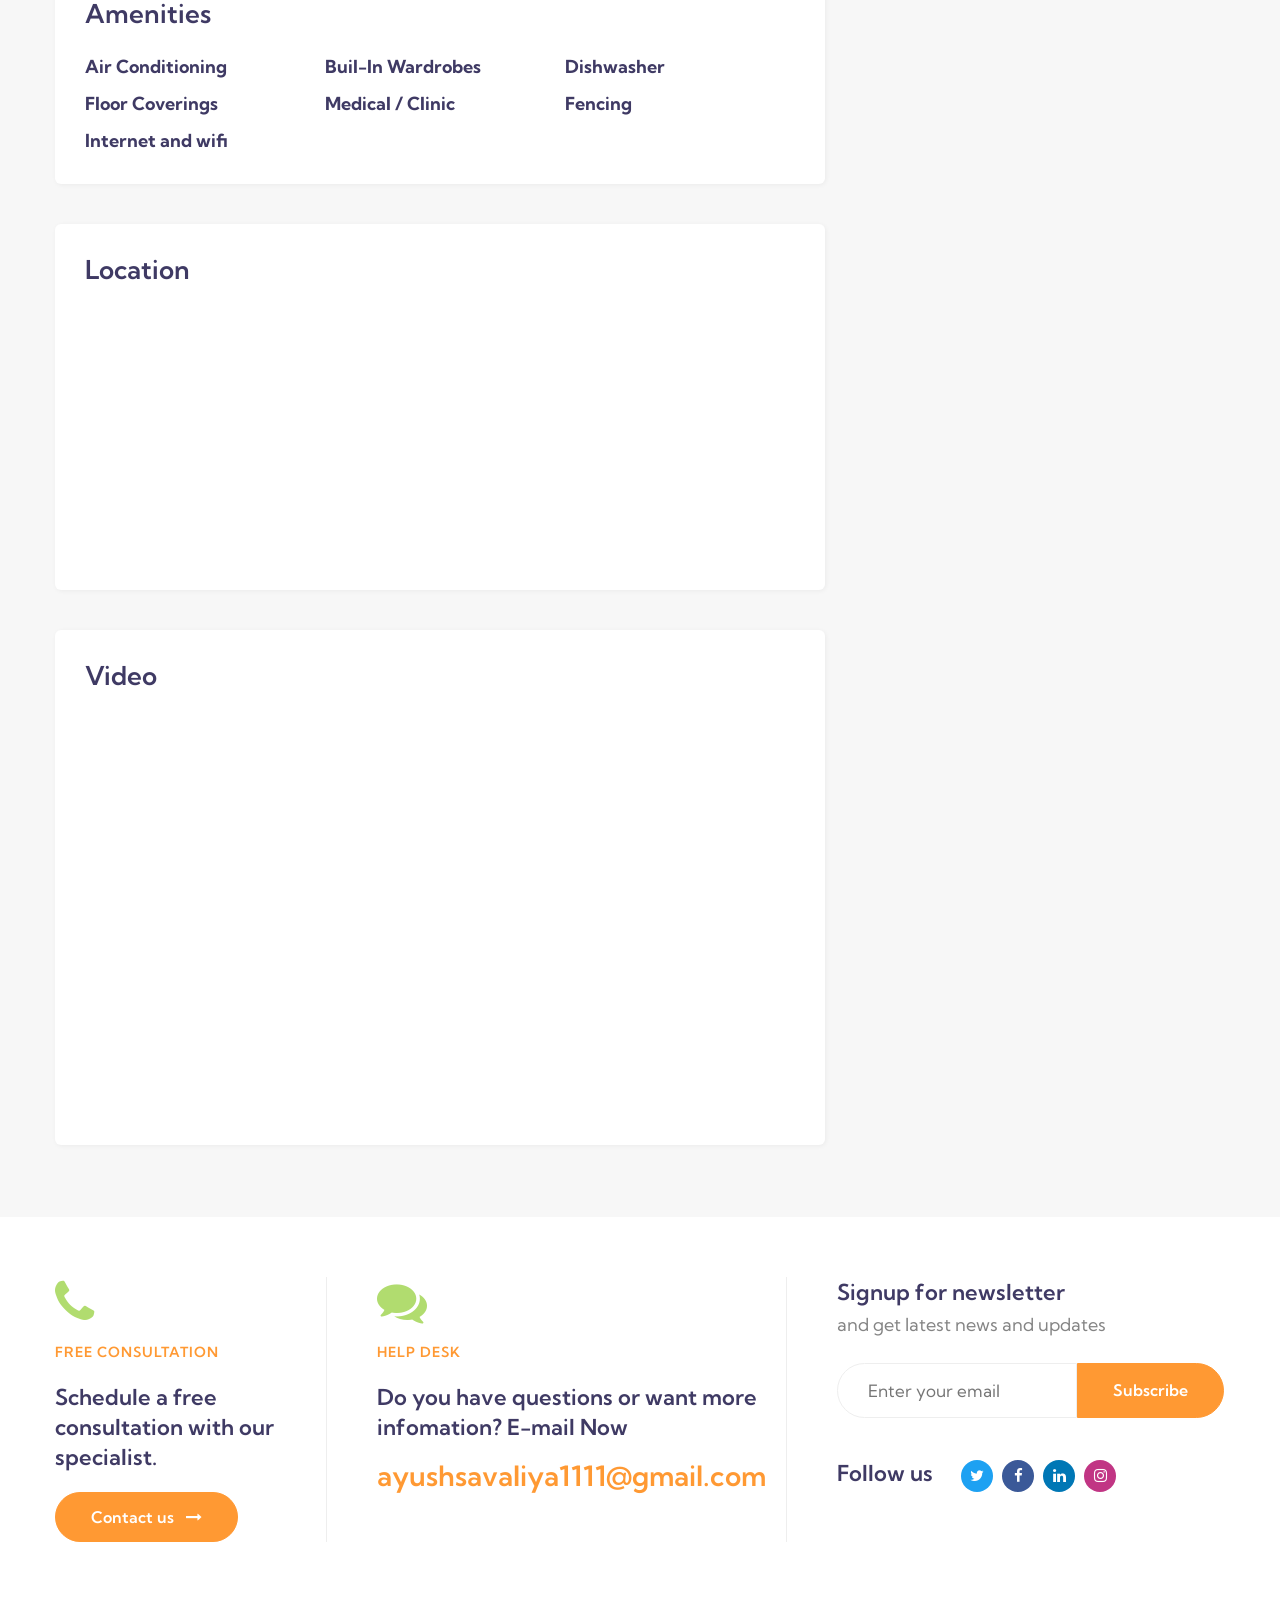
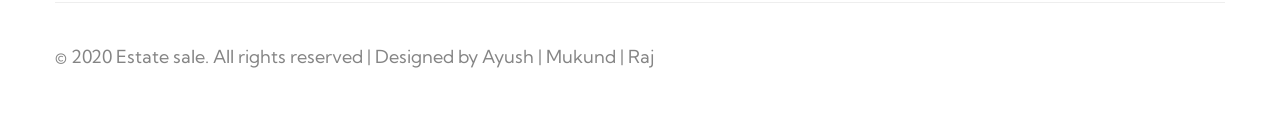
<file: Real Estate/property-single.html>
﻿
<!doctype html>
<html lang="en">

<head>

  <meta charset="utf-8">
  <meta name="viewport" content="width=device-width, initial-scale=1, shrink-to-fit=no">
  <link href="//fonts.googleapis.com/css2?family=Kumbh+Sans:wght@300;400;700&display=swap" rel="stylesheet">
  <link rel="stylesheet" href="css/style-starter.css">
</head>

<body>


  <header id="site-header" class="fixed-top">
    <div class="container">
      <nav class="navbar navbar-expand-lg stroke px-0">
        <h1> <a class="navbar-brand" href="index.html">
            <span class="fa fa-home"></span> Estate sale
          </a></h1>
        <!-- if logo is image enable this   
  <a class="navbar-brand" href="#index.html">
      <img src="image-path" alt="Your logo" title="Your logo" style="height:35px;" />
  </a> -->
        <button class="navbar-toggler  collapsed bg-gradient" type="button" data-toggle="collapse"
          data-target="#navbarTogglerDemo02" aria-controls="navbarTogglerDemo02" aria-expanded="false"
          aria-label="Toggle navigation">
          <span class="navbar-toggler-icon fa icon-expand fa-bars"></span>
          <span class="navbar-toggler-icon fa icon-close fa-times"></span>
        </button>

        <div class="collapse navbar-collapse" id="navbarTogglerDemo02">
          <ul class="navbar-nav ml-lg-5 mr-auto">
            <li class="nav-item @@home__active">
              <a class="nav-link" href="index.html">Home <span class="sr-only">(current)</span></a>
            </li>
            <li class="nav-item @@listing__active">
              <a class="nav-link" href="listing.html">Listing</a>
            </li>
            <li class="nav-item dropdown active">
              <a class="nav-link dropdown-toggle" href="#" id="navbarDropdown" role="button" data-toggle="dropdown"
                aria-haspopup="true" aria-expanded="false">
                Property <span class="fa fa-angle-down"></span>
              </a>
              <div class="dropdown-menu" aria-labelledby="navbarDropdown">
                <a class="dropdown-item active" href="property-single.html">Single property</a>
              </div>
            </li>
            <li class="nav-item dropdown @@pages__active">
              <a class="nav-link dropdown-toggle" href="#" id="navbarDropdown" role="button" data-toggle="dropdown"
                aria-haspopup="true" aria-expanded="false">
                Pages <span class="fa fa-angle-down"></span>
              </a>
              <div class="dropdown-menu" aria-labelledby="navbarDropdown">
                <a class="dropdown-item @@about__active" href="about.html">About us</a>
                <a class="dropdown-item @@contact__active" href="contact.html">Contact us</a>
              </div>
            </li>
          </ul>
          <div class="top-quote mt-lg-0">
            <a href="#buytheme" class="btn btn-style btn-primary"><span class="fa fa-home"></span> Add
              listiing</a>
          </div>
          <!--/search-right-->
          <div class="search mx-3">
            <input class="search_box" type="checkbox" id="search_box">
            <label class="fa fa-search" for="search_box"></label>
            <div class="search_form">
              <form action="error.html" method="GET">
                <input type="text" placeholder="Search"><input type="submit" value="search">
              </form>
            </div>
          </div>
          <!--//search-right-->
        </div>

        <!-- toggle switch for light and dark theme -->
        <div class="mobile-position">
          <nav class="navigation">
            <div class="theme-switch-wrapper">
              <label class="theme-switch" for="checkbox">
                <input type="checkbox" id="checkbox">
                <div class="mode-container">
                  <i class="gg-sun"></i>
                  <i class="gg-moon"></i>
                </div>
              </label>
            </div>
          </nav>
        </div>
        <!-- //toggle switch for light and dark theme -->
      </nav>
    </div>
  </header>
  <!--/header-->
  <section class="w3l-about-breadcrumb">
    <div class="breadcrumb-bg breadcrumb-bg-about pt-5">
      <div class="container pt-lg-5 py-3">
      </div>
    </div>
  </section>
  <section class="w3l-breadcrumb">
    <div class="container">
      <ul class="breadcrumbs-custom-path">
        <li><a href="index.html">Home</a></li>
        <li class="active"><span class="fa fa-angle-right mx-2" aria-hidden="true"></span> Property</li>
        <li class="active"><span class="fa fa-angle-right mx-2" aria-hidden="true"></span> property single</li>
      </ul>
    </div>
  </section>
  <!--/blog-post-->
  <section class="w3l-blog post-content py-5">
    <div class="container py-lg-4 py-md-3 py-2">
      <div class="inner mb-4">
        <ul class="blog-single-author-date align-items-center">
          <li>
            <div class="listing-category"><span>Buy</span><span>Rent</span></div>
          </li>
          <li><span class="fa fa-clock-o"></span> 5 months ago</li>
          <li><span class="fa fa-eye"></span> 250 views</li>
        </ul>
      </div>
      <div class="post-content">
        <h2 class="title-single"> A digital prescription for the pharma industry</h2>
      </div>
      <div class="blo-singl mb-4">
        <ul class="blog-single-author-date align-items-center">
          <li>
            <p>Beautiful Properties in india</p>
          </li>
          <li><span class="fa fa-bed"></span> 3 Beds</li>
          <li><span class="fa fa-bath"></span> 4 Baths</li>
          <li><span class="fa fa-share-square-o"></span> 1258 sqrft</li>
        </ul>
        <ul class="share-post">
          <a href="#url" class="cost-estate m-o">$25,0045</a>
        </ul>
      </div>
      <div class="row">
        <div class="col-lg-8 w3l-news">
          <div class="blog-single-post">
            <div class="single-post-image mb-5">
              <div class="owl-blog owl-carousel owl-theme">
                <div class="item">
                  <div class="card">
                    <img src="images/p1.jpg" class="img-fluid radius-image" alt="image">
                  </div>
                </div>
                <div class="item">
                  <div class="card">
                    <img src="images/p2.jpg" class="img-fluid radius-image" alt="image">
                  </div>
                </div>
                <div class="item">
                  <div class="card">
                    <img src="images/p3.jpg" class="img-fluid radius-image" alt="image">
                  </div>
                </div>
              </div>
            </div>

            <div class="single-post-content">
              <h3 class="post-content-title mb-3">Description</h3>
              <p class="mb-4">
                Lorem model text, and a search for 'lorem ipsum' will uncover many web sites still in their
                infancy. Various
                versions have evolved over the years, sometimes by accident, sometimes on purpose
                injected humour and the like. </p>
              <p class="mb-4">When you decide to put your business online it is a little bet tricky step
                for novice
                computer users because they want to keep data safe & secure.
                This problem developed from companies which did not take security seriously. Lorem ipsum
                dolor sit amet elit. </p>
              <div class="single-bg-white">
                <h3 class="post-content-title mb-4">Property detail</h3>
                <ul class="details-list">
                  <li><strong>Property id :</strong> PRPT12345 </li>
                  <li><strong>Property size :</strong> 1200sqft </li>
                  <li><strong>Rooms :</strong> 2 </li>
                  <li><strong>Bedrooms :</strong> 5 </li>
                  <li><strong>Bathrooms :</strong> 2 </li>
                  <li><strong>Exterior material :</strong> Brick </li>
                  <li><strong>Structure type :</strong> Wood </li>
                  <li><strong>Garage size :</strong> 15 cars </li>
                  <li><strong>Garages :</strong> 15 </li>
                  <li><strong>Property Price :</strong> $ 750 </li>
                  <li><strong>Built Year :</strong> 2018 </li>
                  <li><strong>Avaiable from :</strong> Aug 2019 </li>
                </ul>
              </div>
              <div class="single-bg-white">
                <h3 class="post-content-title mb-4">Amenities</h3>
                <ul class="details-list">
                  <li><strong>Air Conditioning </strong></li>
                  <li><strong>Buil-In Wardrobes </strong> </li>
                  <li><strong>Dishwasher</strong> </li>
                  <li><strong>Floor Coverings </strong> </li>
                  <li><strong>Medical / Clinic </strong> </li>
                  <li><strong>Fencing</strong> </li>
                  <li><strong>Internet and wifi </strong> </li>
                </ul>
              </div>
            </div>

            <div class="single-bg-white">
              <h3 class="post-content-title mb-4">Location</h3>
              <div class="agent-map">
                <iframe
                  src="https://www.google.com/maps/embed?pb=!1m18!1m12!1m3!1d3649099.268365302!2d78.96374546891884!3d20.59368420184444!2m3!1f0!2f0!3f0!3m2!1i1024!2i768!4f13.1!3m3!1m2!1s0x3a2e4a2a07b08e7f%3A0x10d3e7b0c8e3fd7!2sIndia!5e0!3m2!1sen!2sus!4v1693687883294!5m2!1sen!2sus"
                  width="600" height="450" style="border:0;" allowfullscreen="" loading="lazy"
                  referrerpolicy="no-referrer-when-downgrade">
                </iframe>
              </div>
            </div>

            <div class="single-bg-white mb-0">
              <h3 class="post-content-title mb-4">Video</h3>
              <div class="post-content">
                <iframe src="https://www.youtube.com/embed/jqP3m3ElcxA" frameborder="0" allowfullscreen=""></iframe>
              </div>
            </div>
          </div>
        </div>
        <div class="sidebar-side col-lg-4 col-md-12 col-sm-12 mt-lg-0 mt-5">
          <aside class="sidebar">

            <!-- Popular Post Widget-->
            <div class="sidebar-widget popular-posts">
              <div class="sidebar-title">
                <h4>Contact an Agent</h4>
              </div>

              <article class="post">
                <figure class="post-thumb"><img src="images/l5.jpg" class="radius-image" alt="">
                </figure>
                <div class="text mb-0"><a href="#blog-single">Company realty
                  </a>
                  <div class="post-info">+(91) 9624280459</div>
                  <div class="post-info">mukundsavsaiya@gmail.com</div>
                </div>
              </article>
              <a href="#"><button type="submit" class="btn btn-primary btn-style w-100">Request details</button></a>
            </div>


            <!-- Popular Post Widget-->
            <div class="sidebar-widget popular-posts">
              <div class="sidebar-title">
                <h4>Popular Post</h4>
              </div>

              <article class="post">
                <figure class="post-thumb"><img src="images/l1.jpg" class="radius-image" alt="">
                </figure>
                <div class="text"><a href="#blog-single">Why we are the best in the business
                  </a>
                  <div class="post-info">Sep 09, 2020 - 2 comments</div>
                </div>
              </article>

              <article class="post">
                <figure class="post-thumb"><img src="images/l2.jpg" class="radius-image" alt="">
                </figure>
                <div class="text"><a href="#blog-single">Build your next landing page.
                  </a>
                  <div class="post-info">Sep 09, 2020 - 2 comments</div>
                </div>
              </article>

              <article class="post">
                <figure class="post-thumb"><img src="images/l3.jpg" class="radius-image" alt="">
                </figure>
                <div class="text"><a href="#blog-single">
                    Simply the best. Better than the rest.</a>
                  <div class="post-info">Sep 10, 2020 - 2 comments</div>
                </div>
              </article>

            </div>

          </aside>
        </div>
      </div>
    </div>
  </section>
  <!--//blog-posts-->
  <!-- footers 20 -->
  <section class="w3l-footers-20">
    <div class="footers20">
      <div class="container">
        <div class="footers20-content">
          <div class="d-grid grid-col-4 grids-content">
            <div class="column">
              <a href="#url" class="link"><span class="fa fa-phone"></span></a>
              <a href="#url" class="title-small">Free consultation</a>
              <h4>Schedule a free consultation with our specialist.</h4>
              <a href="tel:+919624280459" class="btn btn-style btn-primary"> Contact us
                <span class="fa fa-long-arrow-right ml-2"></span> </a>
            </div>
            <div class="column">
              <a href="#url" class="link"><span class="fa fa-comments"></span></a>
              <a href="#url" class="title-small">help desk</a>
              <h4>Do you have questions or want more infomation? E-mail Now</h4>
              <a href="mailto:ayushsavaliya1111@gmail.com">
                <p class="contact-phone mt-2">
                  <span class="lnr lnr-phone-handset"></span> ayushsavaliya1111@gmail.com
                </p>
              </a>
            </div>
            <div class="column mt-lg-0 mt-md-5">
              <h4 class="mb-1">Signup for newsletter</h4>
              <p>and get latest news and updates</p>
              <form action="#" class="subscribe-form mt-4" method="post">
                <div class="form-group">
                  <input type="email" name="subscribe" placeholder="Enter your email" required="">
                  <button class="btn btn-style btn-primary">Subscribe</button>
                </div>
              </form>
              <ul class="footers-17_social">
                <h4 class="d-inline mr-4">Follow us</h4>
                <li><a href="https://x.com/SavaliyaAy64913" target="_blank" class="twitter"><span
                      class="fa fa-twitter"></span></a></li>
                <li><a href="https://www.facebook.com/ayush.savaliya.9461" target="_blank" class="facebook"><span
                      class="fa fa-facebook"></span></a></li>
                <li><a href="https://www.linkedin.com/in/ayush-savaliya-a26891319/" target="_blank"
                    class="linkedin"><span class="fa fa-linkedin"></span></a></li>
                <li><a href="https://www.instagram.com/ayush_savaliya_18?igsh=MXRodXZoOXVqbmlhaA==" target="_blank"
                    class="instagram"><span class="fa fa-instagram"></span></a></li>
              </ul>
            </div>
          </div>
          <div class="d-grid grid-col-3 grids-content1 bottom-border">
            <div class="columns copyright-grid align-self">
              <p class="copy-footer-29">© 2020 Estate sale. All rights reserved | Designed by Ayush | Mukund | Raj</p>
            </div>
          </div>
        </div>
      </div>
    </div>
    <!-- move top -->
    <button onclick="topFunction()" id="movetop" title="Go to top">
      &#10548;
    </button>
    <script>
      // When the user scrolls down 20px from the top of the document, show the button
      window.onscroll = function () {
        scrollFunction()
      };

      function scrollFunction() {
        if (document.body.scrollTop > 20 || document.documentElement.scrollTop > 20) {
          document.getElementById("movetop").style.display = "block";
        } else {
          document.getElementById("movetop").style.display = "none";
        }
      }

      // When the user clicks on the button, scroll to the top of the document
      function topFunction() {
        document.body.scrollTop = 0;
        document.documentElement.scrollTop = 0;
      }
    </script>
    <!-- /move top -->
  </section>

  <!-- jQuery and Bootstrap JS -->
  <script src="js/jquery-3.3.1.min.js"></script>

  <script src="js/theme-change.js"></script><!-- theme switch js (light and dark)-->

  <!-- stats number counter-->
  <script src="js/jquery.waypoints.min.js"></script>
  <script src="js/jquery.countup.js"></script>
  <script>
    $('.counter').countUp();
  </script>
  <!-- //stats number counter -->

  <!-- owlcarousel -->
  <script src="js/owl.carousel.js"></script>
  <!-- script for blog post slider -->
  <script>
    $(document).ready(function () {
      $('.owl-blog').owlCarousel({
        loop: true,
        margin: 30,
        nav: false,
        responsiveClass: true,
        autoplay: false,
        autoplayTimeout: 5000,
        autoplaySpeed: 1000,
        autoplayHoverPause: false,
        responsive: {
          0: {
            items: 1,
            nav: true
          },
          480: {
            items: 1,
            nav: true
          },
          700: {
            items: 1,
            nav: true
          },
          1090: {
            items: 1,
            nav: true
          }
        }
      })
    })
  </script>
  <!-- //script for blog post slider -->

  <!-- script for tesimonials carousel slider -->
  <script>
    $(document).ready(function () {
      $("#owl-demo1").owlCarousel({
        loop: true,
        nav: false,
        margin: 50,
        responsiveClass: true,
        responsive: {
          0: {
            items: 1,
            nav: false
          },
          736: {
            items: 1,
            nav: false
          }
        }
      })
    })
  </script>
  <!-- //script for tesimonials carousel slider -->

  <script src="js/jquery.magnific-popup.min.js"></script>
  <script>
    $(document).ready(function () {
      $('.popup-with-zoom-anim').magnificPopup({
        type: 'inline',

        fixedContentPos: false,
        fixedBgPos: true,

        overflowY: 'auto',

        closeBtnInside: true,
        preloader: false,

        midClick: true,
        removalDelay: 300,
        mainClass: 'my-mfp-zoom-in'
      });

      $('.popup-with-move-anim').magnificPopup({
        type: 'inline',

        fixedContentPos: false,
        fixedBgPos: true,

        overflowY: 'auto',

        closeBtnInside: true,
        preloader: false,

        midClick: true,
        removalDelay: 300,
        mainClass: 'my-mfp-slide-bottom'
      });
    });
  </script>

  <!-- disable body scroll which navbar is in active -->
  <script>
    $(function () {
      $('.navbar-toggler').click(function () {
        $('body').toggleClass('noscroll');
      })
    });
  </script>
  <!-- disable body scroll which navbar is in active -->

  <!-- MENU-JS -->
  <script>
    $(window).on("scroll", function () {
      var scroll = $(window).scrollTop();

      if (scroll >= 80) {
        $("#site-header").addClass("nav-fixed");
      } else {
        $("#site-header").removeClass("nav-fixed");
      }
    });

    //Main navigation Active Class Add Remove
    $(".navbar-toggler").on("click", function () {
      $("header").toggleClass("active");
    });
    $(document).on("ready", function () {
      if ($(window).width() > 991) {
        $("header").removeClass("active");
      }
      $(window).on("resize", function () {
        if ($(window).width() > 991) {
          $("header").removeClass("active");
        }
      });
    });
  </script>
  <!-- //MENU-JS -->

  <!-- bootstrap -->
  <script src="js/bootstrap.min.js"></script>

</body>

</html>
</file>
<file: Real Estate/css/style-starter.css>
@charset "UTF-8";
:root {
  --blue: #007bff;
  --indigo: #6610f2;
  --purple: #6f42c1;
  --pink: #e83e8c;
  --red: #dc3545;
  --orange: #fd7e14;
  --yellow: #ffc107;
  --green: #28a745;
  --teal: #20c997;
  --cyan: #17a2b8;
  --white: #fff;
  --gray: #6c757d;
  --gray-dark: #343a40;
  --primary: #f93;
  --secondary: #68d585;
  --success: #28a745;
  --info: #17a2b8;
  --warning: #ffc107;
  --danger: #dc3545;
  --light: #f8f9fa;
  --dark: #343a40;
  --breakpoint-xs: 0;
  --breakpoint-sm: 576px;
  --breakpoint-md: 768px;
  --breakpoint-lg: 992px;
  --breakpoint-xl: 1200px;
  --font-family-sans-serif: -apple-system, BlinkMacSystemFont, "Segoe UI", Roboto, "Helvetica Neue", Arial, "Noto Sans", sans-serif, "Apple Color Emoji", "Segoe UI Emoji", "Segoe UI Symbol", "Noto Color Emoji";
  --font-family-monospace: SFMono-Regular, Menlo, Monaco, Consolas, "Liberation Mono", "Courier New", monospace; }

*,
*::before,
*::after {
  box-sizing: border-box; }

html {
  font-family: sans-serif;
  line-height: 1.15;
  -webkit-text-size-adjust: 100%;
  -webkit-tap-highlight-color: rgba(0, 0, 0, 0); }

article, aside, figcaption, figure, footer, header, hgroup, main, nav, section {
  display: block; }

body {
  margin: 0;
  font-family: -apple-system, BlinkMacSystemFont, "Segoe UI", Roboto, "Helvetica Neue", Arial, "Noto Sans", sans-serif, "Apple Color Emoji", "Segoe UI Emoji", "Segoe UI Symbol", "Noto Color Emoji";
  font-size: 1rem;
  font-weight: 400;
  line-height: 1.5;
  color: #212529;
  text-align: left;
  background-color: #fff; }

[tabindex="-1"]:focus:not(:focus-visible) {
  outline: 0 !important; }

hr {
  box-sizing: content-box;
  height: 0;
  overflow: visible; }

h1, h2, h3, h4, h5, h6 {
  margin-top: 0;
  margin-bottom: 0.5rem; }

p {
  margin-top: 0;
  margin-bottom: 1rem; }

abbr[title],
abbr[data-original-title] {
  text-decoration: underline;
  -webkit-text-decoration: underline dotted;
          text-decoration: underline dotted;
  cursor: help;
  border-bottom: 0;
  -webkit-text-decoration-skip-ink: none;
          text-decoration-skip-ink: none; }

address {
  margin-bottom: 1rem;
  font-style: normal;
  line-height: inherit; }

ol,
ul,
dl {
  margin-top: 0;
  margin-bottom: 1rem; }

ol ol,
ul ul,
ol ul,
ul ol {
  margin-bottom: 0; }

dt {
  font-weight: 700; }

dd {
  margin-bottom: .5rem;
  margin-left: 0; }

blockquote {
  margin: 0 0 1rem; }

b,
strong {
  font-weight: bolder; }

small {
  font-size: 80%; }

sub,
sup {
  position: relative;
  font-size: 75%;
  line-height: 0;
  vertical-align: baseline; }

sub {
  bottom: -.25em; }

sup {
  top: -.5em; }

a {
  color: #f93;
  text-decoration: none;
  background-color: transparent; }
  a:hover {
    color: #e67300;
    text-decoration: underline; }

a:not([href]) {
  color: inherit;
  text-decoration: none; }
  a:not([href]):hover {
    color: inherit;
    text-decoration: none; }

pre,
code,
kbd,
samp {
  font-family: SFMono-Regular, Menlo, Monaco, Consolas, "Liberation Mono", "Courier New", monospace;
  font-size: 1em; }

pre {
  margin-top: 0;
  margin-bottom: 1rem;
  overflow: auto; }

figure {
  margin: 0 0 1rem; }

img {
  vertical-align: middle;
  border-style: none; }

svg {
  overflow: hidden;
  vertical-align: middle; }

table {
  border-collapse: collapse; }

caption {
  padding-top: 0.75rem;
  padding-bottom: 0.75rem;
  color: #6c757d;
  text-align: left;
  caption-side: bottom; }

th {
  text-align: inherit; }

label {
  display: inline-block;
  margin-bottom: 0.5rem; }

button {
  border-radius: 0; }

button:focus {
  outline: 1px dotted;
  outline: 5px auto -webkit-focus-ring-color; }

input,
button,
select,
optgroup,
textarea {
  margin: 0;
  font-family: inherit;
  font-size: inherit;
  line-height: inherit; }

button,
input {
  overflow: visible; }

button,
select {
  text-transform: none; }

select {
  word-wrap: normal; }

button,
[type="button"],
[type="reset"],
[type="submit"] {
  -webkit-appearance: button; }

button:not(:disabled),
[type="button"]:not(:disabled),
[type="reset"]:not(:disabled),
[type="submit"]:not(:disabled) {
  cursor: pointer; }

button::-moz-focus-inner,
[type="button"]::-moz-focus-inner,
[type="reset"]::-moz-focus-inner,
[type="submit"]::-moz-focus-inner {
  padding: 0;
  border-style: none; }

input[type="radio"],
input[type="checkbox"] {
  box-sizing: border-box;
  padding: 0; }

input[type="date"],
input[type="time"],
input[type="datetime-local"],
input[type="month"] {
  -webkit-appearance: listbox; }

textarea {
  overflow: auto;
  resize: vertical; }

fieldset {
  min-width: 0;
  padding: 0;
  margin: 0;
  border: 0; }

legend {
  display: block;
  width: 100%;
  max-width: 100%;
  padding: 0;
  margin-bottom: .5rem;
  font-size: 1.5rem;
  line-height: inherit;
  color: inherit;
  white-space: normal; }
  @media (max-width: 1200px) {
    legend {
      font-size: calc(1.275rem + 0.3vw) ; } }

progress {
  vertical-align: baseline; }

[type="number"]::-webkit-inner-spin-button,
[type="number"]::-webkit-outer-spin-button {
  height: auto; }

[type="search"] {
  outline-offset: -2px;
  -webkit-appearance: none; }

[type="search"]::-webkit-search-decoration {
  -webkit-appearance: none; }

::-webkit-file-upload-button {
  font: inherit;
  -webkit-appearance: button; }

output {
  display: inline-block; }

summary {
  display: list-item;
  cursor: pointer; }

template {
  display: none; }

[hidden] {
  display: none !important; }

h1, h2, h3, h4, h5, h6,
.h1, .h2, .h3, .h4, .h5, .h6 {
  margin-bottom: 0.5rem;
  font-weight: 500;
  line-height: 1.2; }

h1, .h1 {
  font-size: 2.5rem; }
  @media (max-width: 1200px) {
    h1, .h1 {
      font-size: calc(1.375rem + 1.5vw) ; } }

h2, .h2 {
  font-size: 2rem; }
  @media (max-width: 1200px) {
    h2, .h2 {
      font-size: calc(1.325rem + 0.9vw) ; } }

h3, .h3 {
  font-size: 1.75rem; }
  @media (max-width: 1200px) {
    h3, .h3 {
      font-size: calc(1.3rem + 0.6vw) ; } }

h4, .h4 {
  font-size: 1.5rem; }
  @media (max-width: 1200px) {
    h4, .h4 {
      font-size: calc(1.275rem + 0.3vw) ; } }

h5, .h5 {
  font-size: 1.25rem; }

h6, .h6 {
  font-size: 1rem; }

.lead {
  font-size: 1.25rem;
  font-weight: 300; }

.display-1 {
  font-size: 6rem;
  font-weight: 300;
  line-height: 1.2; }
  @media (max-width: 1200px) {
    .display-1 {
      font-size: calc(1.725rem + 5.7vw) ; } }

.display-2 {
  font-size: 5.5rem;
  font-weight: 300;
  line-height: 1.2; }
  @media (max-width: 1200px) {
    .display-2 {
      font-size: calc(1.675rem + 5.1vw) ; } }

.display-3 {
  font-size: 4.5rem;
  font-weight: 300;
  line-height: 1.2; }
  @media (max-width: 1200px) {
    .display-3 {
      font-size: calc(1.575rem + 3.9vw) ; } }

.display-4 {
  font-size: 3.5rem;
  font-weight: 300;
  line-height: 1.2; }
  @media (max-width: 1200px) {
    .display-4 {
      font-size: calc(1.475rem + 2.7vw) ; } }

hr {
  margin-top: 1rem;
  margin-bottom: 1rem;
  border: 0;
  border-top: 1px solid rgba(0, 0, 0, 0.1); }

small,
.small {
  font-size: 80%;
  font-weight: 400; }

mark,
.mark {
  padding: 0.2em;
  background-color: #fcf8e3; }

.list-unstyled {
  padding-left: 0;
  list-style: none; }

.list-inline {
  padding-left: 0;
  list-style: none; }

.list-inline-item {
  display: inline-block; }
  .list-inline-item:not(:last-child) {
    margin-right: 0.5rem; }

.initialism {
  font-size: 90%;
  text-transform: uppercase; }

.blockquote {
  margin-bottom: 1rem;
  font-size: 1.25rem; }

.blockquote-footer {
  display: block;
  font-size: 80%;
  color: #6c757d; }
  .blockquote-footer::before {
    content: "\2014\00A0"; }

.img-fluid {
  max-width: 100%;
  height: auto; }

.img-thumbnail {
  padding: 0.25rem;
  background-color: #fff;
  border: 1px solid #dee2e6;
  border-radius: 0.25rem;
  max-width: 100%;
  height: auto; }

.figure {
  display: inline-block; }

.figure-img {
  margin-bottom: 0.5rem;
  line-height: 1; }

.figure-caption {
  font-size: 90%;
  color: #6c757d; }

code {
  font-size: 87.5%;
  color: #e83e8c;
  word-wrap: break-word; }
  a > code {
    color: inherit; }

kbd {
  padding: 0.2rem 0.4rem;
  font-size: 87.5%;
  color: #fff;
  background-color: #212529;
  border-radius: 0.2rem; }
  kbd kbd {
    padding: 0;
    font-size: 100%;
    font-weight: 700; }

pre {
  display: block;
  font-size: 87.5%;
  color: #212529; }
  pre code {
    font-size: inherit;
    color: inherit;
    word-break: normal; }

.pre-scrollable {
  max-height: 340px;
  overflow-y: scroll; }

.container {
  width: 100%;
  padding-right: 15px;
  padding-left: 15px;
  margin-right: auto;
  margin-left: auto; }
  @media (min-width: 576px) {
    .container {
      max-width: 540px; } }
  @media (min-width: 768px) {
    .container {
      max-width: 720px; } }
  @media (min-width: 992px) {
    .container {
      max-width: 960px; } }
  @media (min-width: 1200px) {
    .container {
      max-width: 1140px; } }

.container-fluid, .container-sm, .container-md, .container-lg, .container-xl {
  width: 100%;
  padding-right: 15px;
  padding-left: 15px;
  margin-right: auto;
  margin-left: auto; }

@media (min-width: 576px) {
  .container, .container-sm {
    max-width: 540px; } }

@media (min-width: 768px) {
  .container, .container-sm, .container-md {
    max-width: 720px; } }

@media (min-width: 992px) {
  .container, .container-sm, .container-md, .container-lg {
    max-width: 960px; } }

@media (min-width: 1200px) {
  .container, .container-sm, .container-md, .container-lg, .container-xl {
    max-width: 1140px; } }

.row {
  display: flex;
  flex-wrap: wrap;
  margin-right: -15px;
  margin-left: -15px; }

.no-gutters {
  margin-right: 0;
  margin-left: 0; }
  .no-gutters > .col,
  .no-gutters > [class*="col-"] {
    padding-right: 0;
    padding-left: 0; }

.col-1, .col-2, .col-3, .col-4, .col-5, .col-6, .col-7, .col-8, .col-9, .col-10, .col-11, .col-12, .col,
.col-auto, .col-sm-1, .col-sm-2, .col-sm-3, .col-sm-4, .col-sm-5, .col-sm-6, .col-sm-7, .col-sm-8, .col-sm-9, .col-sm-10, .col-sm-11, .col-sm-12, .col-sm,
.col-sm-auto, .col-md-1, .col-md-2, .col-md-3, .col-md-4, .col-md-5, .col-md-6, .col-md-7, .col-md-8, .col-md-9, .col-md-10, .col-md-11, .col-md-12, .col-md,
.col-md-auto, .col-lg-1, .col-lg-2, .col-lg-3, .col-lg-4, .col-lg-5, .col-lg-6, .col-lg-7, .col-lg-8, .col-lg-9, .col-lg-10, .col-lg-11, .col-lg-12, .col-lg,
.col-lg-auto, .col-xl-1, .col-xl-2, .col-xl-3, .col-xl-4, .col-xl-5, .col-xl-6, .col-xl-7, .col-xl-8, .col-xl-9, .col-xl-10, .col-xl-11, .col-xl-12, .col-xl,
.col-xl-auto {
  position: relative;
  width: 100%;
  padding-right: 15px;
  padding-left: 15px; }

.col {
  flex-basis: 0;
  flex-grow: 1;
  max-width: 100%; }

.row-cols-1 > * {
  flex: 0 0 100%;
  max-width: 100%; }

.row-cols-2 > * {
  flex: 0 0 50%;
  max-width: 50%; }

.row-cols-3 > * {
  flex: 0 0 33.33333%;
  max-width: 33.33333%; }

.row-cols-4 > * {
  flex: 0 0 25%;
  max-width: 25%; }

.row-cols-5 > * {
  flex: 0 0 20%;
  max-width: 20%; }

.row-cols-6 > * {
  flex: 0 0 16.66667%;
  max-width: 16.66667%; }

.col-auto {
  flex: 0 0 auto;
  width: auto;
  max-width: 100%; }

.col-1 {
  flex: 0 0 8.33333%;
  max-width: 8.33333%; }

.col-2 {
  flex: 0 0 16.66667%;
  max-width: 16.66667%; }

.col-3 {
  flex: 0 0 25%;
  max-width: 25%; }

.col-4 {
  flex: 0 0 33.33333%;
  max-width: 33.33333%; }

.col-5 {
  flex: 0 0 41.66667%;
  max-width: 41.66667%; }

.col-6 {
  flex: 0 0 50%;
  max-width: 50%; }

.col-7 {
  flex: 0 0 58.33333%;
  max-width: 58.33333%; }

.col-8 {
  flex: 0 0 66.66667%;
  max-width: 66.66667%; }

.col-9 {
  flex: 0 0 75%;
  max-width: 75%; }

.col-10 {
  flex: 0 0 83.33333%;
  max-width: 83.33333%; }

.col-11 {
  flex: 0 0 91.66667%;
  max-width: 91.66667%; }

.col-12 {
  flex: 0 0 100%;
  max-width: 100%; }

.order-first {
  order: -1; }

.order-last {
  order: 13; }

.order-0 {
  order: 0; }

.order-1 {
  order: 1; }

.order-2 {
  order: 2; }

.order-3 {
  order: 3; }

.order-4 {
  order: 4; }

.order-5 {
  order: 5; }

.order-6 {
  order: 6; }

.order-7 {
  order: 7; }

.order-8 {
  order: 8; }

.order-9 {
  order: 9; }

.order-10 {
  order: 10; }

.order-11 {
  order: 11; }

.order-12 {
  order: 12; }

.offset-1 {
  margin-left: 8.33333%; }

.offset-2 {
  margin-left: 16.66667%; }

.offset-3 {
  margin-left: 25%; }

.offset-4 {
  margin-left: 33.33333%; }

.offset-5 {
  margin-left: 41.66667%; }

.offset-6 {
  margin-left: 50%; }

.offset-7 {
  margin-left: 58.33333%; }

.offset-8 {
  margin-left: 66.66667%; }

.offset-9 {
  margin-left: 75%; }

.offset-10 {
  margin-left: 83.33333%; }

.offset-11 {
  margin-left: 91.66667%; }

@media (min-width: 576px) {
  .col-sm {
    flex-basis: 0;
    flex-grow: 1;
    max-width: 100%; }
  .row-cols-sm-1 > * {
    flex: 0 0 100%;
    max-width: 100%; }
  .row-cols-sm-2 > * {
    flex: 0 0 50%;
    max-width: 50%; }
  .row-cols-sm-3 > * {
    flex: 0 0 33.33333%;
    max-width: 33.33333%; }
  .row-cols-sm-4 > * {
    flex: 0 0 25%;
    max-width: 25%; }
  .row-cols-sm-5 > * {
    flex: 0 0 20%;
    max-width: 20%; }
  .row-cols-sm-6 > * {
    flex: 0 0 16.66667%;
    max-width: 16.66667%; }
  .col-sm-auto {
    flex: 0 0 auto;
    width: auto;
    max-width: 100%; }
  .col-sm-1 {
    flex: 0 0 8.33333%;
    max-width: 8.33333%; }
  .col-sm-2 {
    flex: 0 0 16.66667%;
    max-width: 16.66667%; }
  .col-sm-3 {
    flex: 0 0 25%;
    max-width: 25%; }
  .col-sm-4 {
    flex: 0 0 33.33333%;
    max-width: 33.33333%; }
  .col-sm-5 {
    flex: 0 0 41.66667%;
    max-width: 41.66667%; }
  .col-sm-6 {
    flex: 0 0 50%;
    max-width: 50%; }
  .col-sm-7 {
    flex: 0 0 58.33333%;
    max-width: 58.33333%; }
  .col-sm-8 {
    flex: 0 0 66.66667%;
    max-width: 66.66667%; }
  .col-sm-9 {
    flex: 0 0 75%;
    max-width: 75%; }
  .col-sm-10 {
    flex: 0 0 83.33333%;
    max-width: 83.33333%; }
  .col-sm-11 {
    flex: 0 0 91.66667%;
    max-width: 91.66667%; }
  .col-sm-12 {
    flex: 0 0 100%;
    max-width: 100%; }
  .order-sm-first {
    order: -1; }
  .order-sm-last {
    order: 13; }
  .order-sm-0 {
    order: 0; }
  .order-sm-1 {
    order: 1; }
  .order-sm-2 {
    order: 2; }
  .order-sm-3 {
    order: 3; }
  .order-sm-4 {
    order: 4; }
  .order-sm-5 {
    order: 5; }
  .order-sm-6 {
    order: 6; }
  .order-sm-7 {
    order: 7; }
  .order-sm-8 {
    order: 8; }
  .order-sm-9 {
    order: 9; }
  .order-sm-10 {
    order: 10; }
  .order-sm-11 {
    order: 11; }
  .order-sm-12 {
    order: 12; }
  .offset-sm-0 {
    margin-left: 0; }
  .offset-sm-1 {
    margin-left: 8.33333%; }
  .offset-sm-2 {
    margin-left: 16.66667%; }
  .offset-sm-3 {
    margin-left: 25%; }
  .offset-sm-4 {
    margin-left: 33.33333%; }
  .offset-sm-5 {
    margin-left: 41.66667%; }
  .offset-sm-6 {
    margin-left: 50%; }
  .offset-sm-7 {
    margin-left: 58.33333%; }
  .offset-sm-8 {
    margin-left: 66.66667%; }
  .offset-sm-9 {
    margin-left: 75%; }
  .offset-sm-10 {
    margin-left: 83.33333%; }
  .offset-sm-11 {
    margin-left: 91.66667%; } }

@media (min-width: 768px) {
  .col-md {
    flex-basis: 0;
    flex-grow: 1;
    max-width: 100%; }
  .row-cols-md-1 > * {
    flex: 0 0 100%;
    max-width: 100%; }
  .row-cols-md-2 > * {
    flex: 0 0 50%;
    max-width: 50%; }
  .row-cols-md-3 > * {
    flex: 0 0 33.33333%;
    max-width: 33.33333%; }
  .row-cols-md-4 > * {
    flex: 0 0 25%;
    max-width: 25%; }
  .row-cols-md-5 > * {
    flex: 0 0 20%;
    max-width: 20%; }
  .row-cols-md-6 > * {
    flex: 0 0 16.66667%;
    max-width: 16.66667%; }
  .col-md-auto {
    flex: 0 0 auto;
    width: auto;
    max-width: 100%; }
  .col-md-1 {
    flex: 0 0 8.33333%;
    max-width: 8.33333%; }
  .col-md-2 {
    flex: 0 0 16.66667%;
    max-width: 16.66667%; }
  .col-md-3 {
    flex: 0 0 25%;
    max-width: 25%; }
  .col-md-4 {
    flex: 0 0 33.33333%;
    max-width: 33.33333%; }
  .col-md-5 {
    flex: 0 0 41.66667%;
    max-width: 41.66667%; }
  .col-md-6 {
    flex: 0 0 50%;
    max-width: 50%; }
  .col-md-7 {
    flex: 0 0 58.33333%;
    max-width: 58.33333%; }
  .col-md-8 {
    flex: 0 0 66.66667%;
    max-width: 66.66667%; }
  .col-md-9 {
    flex: 0 0 75%;
    max-width: 75%; }
  .col-md-10 {
    flex: 0 0 83.33333%;
    max-width: 83.33333%; }
  .col-md-11 {
    flex: 0 0 91.66667%;
    max-width: 91.66667%; }
  .col-md-12 {
    flex: 0 0 100%;
    max-width: 100%; }
  .order-md-first {
    order: -1; }
  .order-md-last {
    order: 13; }
  .order-md-0 {
    order: 0; }
  .order-md-1 {
    order: 1; }
  .order-md-2 {
    order: 2; }
  .order-md-3 {
    order: 3; }
  .order-md-4 {
    order: 4; }
  .order-md-5 {
    order: 5; }
  .order-md-6 {
    order: 6; }
  .order-md-7 {
    order: 7; }
  .order-md-8 {
    order: 8; }
  .order-md-9 {
    order: 9; }
  .order-md-10 {
    order: 10; }
  .order-md-11 {
    order: 11; }
  .order-md-12 {
    order: 12; }
  .offset-md-0 {
    margin-left: 0; }
  .offset-md-1 {
    margin-left: 8.33333%; }
  .offset-md-2 {
    margin-left: 16.66667%; }
  .offset-md-3 {
    margin-left: 25%; }
  .offset-md-4 {
    margin-left: 33.33333%; }
  .offset-md-5 {
    margin-left: 41.66667%; }
  .offset-md-6 {
    margin-left: 50%; }
  .offset-md-7 {
    margin-left: 58.33333%; }
  .offset-md-8 {
    margin-left: 66.66667%; }
  .offset-md-9 {
    margin-left: 75%; }
  .offset-md-10 {
    margin-left: 83.33333%; }
  .offset-md-11 {
    margin-left: 91.66667%; } }

@media (min-width: 992px) {
  .col-lg {
    flex-basis: 0;
    flex-grow: 1;
    max-width: 100%; }
  .row-cols-lg-1 > * {
    flex: 0 0 100%;
    max-width: 100%; }
  .row-cols-lg-2 > * {
    flex: 0 0 50%;
    max-width: 50%; }
  .row-cols-lg-3 > * {
    flex: 0 0 33.33333%;
    max-width: 33.33333%; }
  .row-cols-lg-4 > * {
    flex: 0 0 25%;
    max-width: 25%; }
  .row-cols-lg-5 > * {
    flex: 0 0 20%;
    max-width: 20%; }
  .row-cols-lg-6 > * {
    flex: 0 0 16.66667%;
    max-width: 16.66667%; }
  .col-lg-auto {
    flex: 0 0 auto;
    width: auto;
    max-width: 100%; }
  .col-lg-1 {
    flex: 0 0 8.33333%;
    max-width: 8.33333%; }
  .col-lg-2 {
    flex: 0 0 16.66667%;
    max-width: 16.66667%; }
  .col-lg-3 {
    flex: 0 0 25%;
    max-width: 25%; }
  .col-lg-4 {
    flex: 0 0 33.33333%;
    max-width: 33.33333%; }
  .col-lg-5 {
    flex: 0 0 41.66667%;
    max-width: 41.66667%; }
  .col-lg-6 {
    flex: 0 0 50%;
    max-width: 50%; }
  .col-lg-7 {
    flex: 0 0 58.33333%;
    max-width: 58.33333%; }
  .col-lg-8 {
    flex: 0 0 66.66667%;
    max-width: 66.66667%; }
  .col-lg-9 {
    flex: 0 0 75%;
    max-width: 75%; }
  .col-lg-10 {
    flex: 0 0 83.33333%;
    max-width: 83.33333%; }
  .col-lg-11 {
    flex: 0 0 91.66667%;
    max-width: 91.66667%; }
  .col-lg-12 {
    flex: 0 0 100%;
    max-width: 100%; }
  .order-lg-first {
    order: -1; }
  .order-lg-last {
    order: 13; }
  .order-lg-0 {
    order: 0; }
  .order-lg-1 {
    order: 1; }
  .order-lg-2 {
    order: 2; }
  .order-lg-3 {
    order: 3; }
  .order-lg-4 {
    order: 4; }
  .order-lg-5 {
    order: 5; }
  .order-lg-6 {
    order: 6; }
  .order-lg-7 {
    order: 7; }
  .order-lg-8 {
    order: 8; }
  .order-lg-9 {
    order: 9; }
  .order-lg-10 {
    order: 10; }
  .order-lg-11 {
    order: 11; }
  .order-lg-12 {
    order: 12; }
  .offset-lg-0 {
    margin-left: 0; }
  .offset-lg-1 {
    margin-left: 8.33333%; }
  .offset-lg-2 {
    margin-left: 16.66667%; }
  .offset-lg-3 {
    margin-left: 25%; }
  .offset-lg-4 {
    margin-left: 33.33333%; }
  .offset-lg-5 {
    margin-left: 41.66667%; }
  .offset-lg-6 {
    margin-left: 50%; }
  .offset-lg-7 {
    margin-left: 58.33333%; }
  .offset-lg-8 {
    margin-left: 66.66667%; }
  .offset-lg-9 {
    margin-left: 75%; }
  .offset-lg-10 {
    margin-left: 83.33333%; }
  .offset-lg-11 {
    margin-left: 91.66667%; } }

@media (min-width: 1200px) {
  .col-xl {
    flex-basis: 0;
    flex-grow: 1;
    max-width: 100%; }
  .row-cols-xl-1 > * {
    flex: 0 0 100%;
    max-width: 100%; }
  .row-cols-xl-2 > * {
    flex: 0 0 50%;
    max-width: 50%; }
  .row-cols-xl-3 > * {
    flex: 0 0 33.33333%;
    max-width: 33.33333%; }
  .row-cols-xl-4 > * {
    flex: 0 0 25%;
    max-width: 25%; }
  .row-cols-xl-5 > * {
    flex: 0 0 20%;
    max-width: 20%; }
  .row-cols-xl-6 > * {
    flex: 0 0 16.66667%;
    max-width: 16.66667%; }
  .col-xl-auto {
    flex: 0 0 auto;
    width: auto;
    max-width: 100%; }
  .col-xl-1 {
    flex: 0 0 8.33333%;
    max-width: 8.33333%; }
  .col-xl-2 {
    flex: 0 0 16.66667%;
    max-width: 16.66667%; }
  .col-xl-3 {
    flex: 0 0 25%;
    max-width: 25%; }
  .col-xl-4 {
    flex: 0 0 33.33333%;
    max-width: 33.33333%; }
  .col-xl-5 {
    flex: 0 0 41.66667%;
    max-width: 41.66667%; }
  .col-xl-6 {
    flex: 0 0 50%;
    max-width: 50%; }
  .col-xl-7 {
    flex: 0 0 58.33333%;
    max-width: 58.33333%; }
  .col-xl-8 {
    flex: 0 0 66.66667%;
    max-width: 66.66667%; }
  .col-xl-9 {
    flex: 0 0 75%;
    max-width: 75%; }
  .col-xl-10 {
    flex: 0 0 83.33333%;
    max-width: 83.33333%; }
  .col-xl-11 {
    flex: 0 0 91.66667%;
    max-width: 91.66667%; }
  .col-xl-12 {
    flex: 0 0 100%;
    max-width: 100%; }
  .order-xl-first {
    order: -1; }
  .order-xl-last {
    order: 13; }
  .order-xl-0 {
    order: 0; }
  .order-xl-1 {
    order: 1; }
  .order-xl-2 {
    order: 2; }
  .order-xl-3 {
    order: 3; }
  .order-xl-4 {
    order: 4; }
  .order-xl-5 {
    order: 5; }
  .order-xl-6 {
    order: 6; }
  .order-xl-7 {
    order: 7; }
  .order-xl-8 {
    order: 8; }
  .order-xl-9 {
    order: 9; }
  .order-xl-10 {
    order: 10; }
  .order-xl-11 {
    order: 11; }
  .order-xl-12 {
    order: 12; }
  .offset-xl-0 {
    margin-left: 0; }
  .offset-xl-1 {
    margin-left: 8.33333%; }
  .offset-xl-2 {
    margin-left: 16.66667%; }
  .offset-xl-3 {
    margin-left: 25%; }
  .offset-xl-4 {
    margin-left: 33.33333%; }
  .offset-xl-5 {
    margin-left: 41.66667%; }
  .offset-xl-6 {
    margin-left: 50%; }
  .offset-xl-7 {
    margin-left: 58.33333%; }
  .offset-xl-8 {
    margin-left: 66.66667%; }
  .offset-xl-9 {
    margin-left: 75%; }
  .offset-xl-10 {
    margin-left: 83.33333%; }
  .offset-xl-11 {
    margin-left: 91.66667%; } }

.table {
  width: 100%;
  margin-bottom: 1rem;
  color: #212529; }
  .table th,
  .table td {
    padding: 0.75rem;
    vertical-align: top;
    border-top: 1px solid #dee2e6; }
  .table thead th {
    vertical-align: bottom;
    border-bottom: 2px solid #dee2e6; }
  .table tbody + tbody {
    border-top: 2px solid #dee2e6; }

.table-sm th,
.table-sm td {
  padding: 0.3rem; }

.table-bordered {
  border: 1px solid #dee2e6; }
  .table-bordered th,
  .table-bordered td {
    border: 1px solid #dee2e6; }
  .table-bordered thead th,
  .table-bordered thead td {
    border-bottom-width: 2px; }

.table-borderless th,
.table-borderless td,
.table-borderless thead th,
.table-borderless tbody + tbody {
  border: 0; }

.table-striped tbody tr:nth-of-type(odd) {
  background-color: rgba(0, 0, 0, 0.05); }

.table-hover tbody tr:hover {
  color: #212529;
  background-color: rgba(0, 0, 0, 0.075); }

.table-primary,
.table-primary > th,
.table-primary > td {
  background-color: #ffe2c6; }

.table-primary th,
.table-primary td,
.table-primary thead th,
.table-primary tbody + tbody {
  border-color: #ffca95; }

.table-hover .table-primary:hover {
  background-color: #ffd5ad; }
  .table-hover .table-primary:hover > td,
  .table-hover .table-primary:hover > th {
    background-color: #ffd5ad; }

.table-secondary,
.table-secondary > th,
.table-secondary > td {
  background-color: #d5f3dd; }

.table-secondary th,
.table-secondary td,
.table-secondary thead th,
.table-secondary tbody + tbody {
  border-color: #b0e9c0; }

.table-hover .table-secondary:hover {
  background-color: #c1edcd; }
  .table-hover .table-secondary:hover > td,
  .table-hover .table-secondary:hover > th {
    background-color: #c1edcd; }

.table-success,
.table-success > th,
.table-success > td {
  background-color: #c3e6cb; }

.table-success th,
.table-success td,
.table-success thead th,
.table-success tbody + tbody {
  border-color: #8fd19e; }

.table-hover .table-success:hover {
  background-color: #b1dfbb; }
  .table-hover .table-success:hover > td,
  .table-hover .table-success:hover > th {
    background-color: #b1dfbb; }

.table-info,
.table-info > th,
.table-info > td {
  background-color: #bee5eb; }

.table-info th,
.table-info td,
.table-info thead th,
.table-info tbody + tbody {
  border-color: #86cfda; }

.table-hover .table-info:hover {
  background-color: #abdde5; }
  .table-hover .table-info:hover > td,
  .table-hover .table-info:hover > th {
    background-color: #abdde5; }

.table-warning,
.table-warning > th,
.table-warning > td {
  background-color: #ffeeba; }

.table-warning th,
.table-warning td,
.table-warning thead th,
.table-warning tbody + tbody {
  border-color: #ffdf7e; }

.table-hover .table-warning:hover {
  background-color: #ffe8a1; }
  .table-hover .table-warning:hover > td,
  .table-hover .table-warning:hover > th {
    background-color: #ffe8a1; }

.table-danger,
.table-danger > th,
.table-danger > td {
  background-color: #f5c6cb; }

.table-danger th,
.table-danger td,
.table-danger thead th,
.table-danger tbody + tbody {
  border-color: #ed969e; }

.table-hover .table-danger:hover {
  background-color: #f1b0b7; }
  .table-hover .table-danger:hover > td,
  .table-hover .table-danger:hover > th {
    background-color: #f1b0b7; }

.table-light,
.table-light > th,
.table-light > td {
  background-color: #fdfdfe; }

.table-light th,
.table-light td,
.table-light thead th,
.table-light tbody + tbody {
  border-color: #fbfcfc; }

.table-hover .table-light:hover {
  background-color: #ececf6; }
  .table-hover .table-light:hover > td,
  .table-hover .table-light:hover > th {
    background-color: #ececf6; }

.table-dark,
.table-dark > th,
.table-dark > td {
  background-color: #c6c8ca; }

.table-dark th,
.table-dark td,
.table-dark thead th,
.table-dark tbody + tbody {
  border-color: #95999c; }

.table-hover .table-dark:hover {
  background-color: #b9bbbe; }
  .table-hover .table-dark:hover > td,
  .table-hover .table-dark:hover > th {
    background-color: #b9bbbe; }

.table-active,
.table-active > th,
.table-active > td {
  background-color: rgba(0, 0, 0, 0.075); }

.table-hover .table-active:hover {
  background-color: rgba(0, 0, 0, 0.075); }
  .table-hover .table-active:hover > td,
  .table-hover .table-active:hover > th {
    background-color: rgba(0, 0, 0, 0.075); }

.table .thead-dark th {
  color: #fff;
  background-color: #343a40;
  border-color: #454d55; }

.table .thead-light th {
  color: #495057;
  background-color: #e9ecef;
  border-color: #dee2e6; }

.table-dark {
  color: #fff;
  background-color: #343a40; }
  .table-dark th,
  .table-dark td,
  .table-dark thead th {
    border-color: #454d55; }
  .table-dark.table-bordered {
    border: 0; }
  .table-dark.table-striped tbody tr:nth-of-type(odd) {
    background-color: rgba(255, 255, 255, 0.05); }
  .table-dark.table-hover tbody tr:hover {
    color: #fff;
    background-color: rgba(255, 255, 255, 0.075); }

@media (max-width: 575.98px) {
  .table-responsive-sm {
    display: block;
    width: 100%;
    overflow-x: auto;
    -webkit-overflow-scrolling: touch; }
    .table-responsive-sm > .table-bordered {
      border: 0; } }

@media (max-width: 767.98px) {
  .table-responsive-md {
    display: block;
    width: 100%;
    overflow-x: auto;
    -webkit-overflow-scrolling: touch; }
    .table-responsive-md > .table-bordered {
      border: 0; } }

@media (max-width: 991.98px) {
  .table-responsive-lg {
    display: block;
    width: 100%;
    overflow-x: auto;
    -webkit-overflow-scrolling: touch; }
    .table-responsive-lg > .table-bordered {
      border: 0; } }

@media (max-width: 1199.98px) {
  .table-responsive-xl {
    display: block;
    width: 100%;
    overflow-x: auto;
    -webkit-overflow-scrolling: touch; }
    .table-responsive-xl > .table-bordered {
      border: 0; } }

.table-responsive {
  display: block;
  width: 100%;
  overflow-x: auto;
  -webkit-overflow-scrolling: touch; }
  .table-responsive > .table-bordered {
    border: 0; }

.form-control {
  display: block;
  width: 100%;
  height: calc(1.5em + 0.75rem + 2px);
  padding: 0.375rem 0.75rem;
  font-size: 1rem;
  font-weight: 400;
  line-height: 1.5;
  color: #495057;
  background-color: #fff;
  background-clip: padding-box;
  border: 1px solid #ced4da;
  border-radius: 0.25rem;
  transition: border-color 0.15s ease-in-out, box-shadow 0.15s ease-in-out; }
  @media (prefers-reduced-motion: reduce) {
    .form-control {
      transition: none; } }
  .form-control::-ms-expand {
    background-color: transparent;
    border: 0; }
  .form-control:-moz-focusring {
    color: transparent;
    text-shadow: 0 0 0 #495057; }
  .form-control:focus {
    color: #495057;
    background-color: #fff;
    border-color: #ffd9b3;
    outline: 0;
    box-shadow: 0 0 0 0.2rem rgba(255, 153, 51, 0.25); }
  .form-control::-webkit-input-placeholder {
    color: #6c757d;
    opacity: 1; }
  .form-control::-moz-placeholder {
    color: #6c757d;
    opacity: 1; }
  .form-control:-ms-input-placeholder {
    color: #6c757d;
    opacity: 1; }
  .form-control::-ms-input-placeholder {
    color: #6c757d;
    opacity: 1; }
  .form-control::placeholder {
    color: #6c757d;
    opacity: 1; }
  .form-control:disabled, .form-control[readonly] {
    background-color: #e9ecef;
    opacity: 1; }

select.form-control:focus::-ms-value {
  color: #495057;
  background-color: #fff; }

.form-control-file,
.form-control-range {
  display: block;
  width: 100%; }

.col-form-label {
  padding-top: calc(0.375rem + 1px);
  padding-bottom: calc(0.375rem + 1px);
  margin-bottom: 0;
  font-size: inherit;
  line-height: 1.5; }

.col-form-label-lg {
  padding-top: calc(0.5rem + 1px);
  padding-bottom: calc(0.5rem + 1px);
  font-size: 1.25rem;
  line-height: 1.5; }

.col-form-label-sm {
  padding-top: calc(0.25rem + 1px);
  padding-bottom: calc(0.25rem + 1px);
  font-size: 0.875rem;
  line-height: 1.5; }

.form-control-plaintext {
  display: block;
  width: 100%;
  padding: 0.375rem 0;
  margin-bottom: 0;
  font-size: 1rem;
  line-height: 1.5;
  color: #212529;
  background-color: transparent;
  border: solid transparent;
  border-width: 1px 0; }
  .form-control-plaintext.form-control-sm, .form-control-plaintext.form-control-lg {
    padding-right: 0;
    padding-left: 0; }

.form-control-sm {
  height: calc(1.5em + 0.5rem + 2px);
  padding: 0.25rem 0.5rem;
  font-size: 0.875rem;
  line-height: 1.5;
  border-radius: 0.2rem; }

.form-control-lg {
  height: calc(1.5em + 1rem + 2px);
  padding: 0.5rem 1rem;
  font-size: 1.25rem;
  line-height: 1.5;
  border-radius: 0.3rem; }

select.form-control[size], select.form-control[multiple] {
  height: auto; }

textarea.form-control {
  height: auto; }

.form-group {
  margin-bottom: 1rem; }

.form-text {
  display: block;
  margin-top: 0.25rem; }

.form-row {
  display: flex;
  flex-wrap: wrap;
  margin-right: -5px;
  margin-left: -5px; }
  .form-row > .col,
  .form-row > [class*="col-"] {
    padding-right: 5px;
    padding-left: 5px; }

.form-check {
  position: relative;
  display: block;
  padding-left: 1.25rem; }

.form-check-input {
  position: absolute;
  margin-top: 0.3rem;
  margin-left: -1.25rem; }
  .form-check-input[disabled] ~ .form-check-label,
  .form-check-input:disabled ~ .form-check-label {
    color: #6c757d; }

.form-check-label {
  margin-bottom: 0; }

.form-check-inline {
  display: inline-flex;
  align-items: center;
  padding-left: 0;
  margin-right: 0.75rem; }
  .form-check-inline .form-check-input {
    position: static;
    margin-top: 0;
    margin-right: 0.3125rem;
    margin-left: 0; }

.valid-feedback {
  display: none;
  width: 100%;
  margin-top: 0.25rem;
  font-size: 80%;
  color: #28a745; }

.valid-tooltip {
  position: absolute;
  top: 100%;
  z-index: 5;
  display: none;
  max-width: 100%;
  padding: 0.25rem 0.5rem;
  margin-top: .1rem;
  font-size: 0.875rem;
  line-height: 1.5;
  color: #fff;
  background-color: rgba(40, 167, 69, 0.9);
  border-radius: 0.25rem; }

.was-validated :valid ~ .valid-feedback,
.was-validated :valid ~ .valid-tooltip,
.is-valid ~ .valid-feedback,
.is-valid ~ .valid-tooltip {
  display: block; }

.was-validated .form-control:valid, .form-control.is-valid {
  border-color: #28a745;
  padding-right: calc(1.5em + 0.75rem);
  background-image: url("data:image/svg+xml,%3csvg xmlns='http://www.w3.org/2000/svg' width='8' height='8' viewBox='0 0 8 8'%3e%3cpath fill='%2328a745' d='M2.3 6.73L.6 4.53c-.4-1.04.46-1.4 1.1-.8l1.1 1.4 3.4-3.8c.6-.63 1.6-.27 1.2.7l-4 4.6c-.43.5-.8.4-1.1.1z'/%3e%3c/svg%3e");
  background-repeat: no-repeat;
  background-position: right calc(0.375em + 0.1875rem) center;
  background-size: calc(0.75em + 0.375rem) calc(0.75em + 0.375rem); }
  .was-validated .form-control:valid:focus, .form-control.is-valid:focus {
    border-color: #28a745;
    box-shadow: 0 0 0 0.2rem rgba(40, 167, 69, 0.25); }

.was-validated textarea.form-control:valid, textarea.form-control.is-valid {
  padding-right: calc(1.5em + 0.75rem);
  background-position: top calc(0.375em + 0.1875rem) right calc(0.375em + 0.1875rem); }

.was-validated .custom-select:valid, .custom-select.is-valid {
  border-color: #28a745;
  padding-right: calc(0.75em + 2.3125rem);
  background: url("data:image/svg+xml,%3csvg xmlns='http://www.w3.org/2000/svg' width='4' height='5' viewBox='0 0 4 5'%3e%3cpath fill='%23343a40' d='M2 0L0 2h4zm0 5L0 3h4z'/%3e%3c/svg%3e") no-repeat right 0.75rem center/8px 10px, url("data:image/svg+xml,%3csvg xmlns='http://www.w3.org/2000/svg' width='8' height='8' viewBox='0 0 8 8'%3e%3cpath fill='%2328a745' d='M2.3 6.73L.6 4.53c-.4-1.04.46-1.4 1.1-.8l1.1 1.4 3.4-3.8c.6-.63 1.6-.27 1.2.7l-4 4.6c-.43.5-.8.4-1.1.1z'/%3e%3c/svg%3e") #fff no-repeat center right 1.75rem/calc(0.75em + 0.375rem) calc(0.75em + 0.375rem); }
  .was-validated .custom-select:valid:focus, .custom-select.is-valid:focus {
    border-color: #28a745;
    box-shadow: 0 0 0 0.2rem rgba(40, 167, 69, 0.25); }

.was-validated .form-check-input:valid ~ .form-check-label, .form-check-input.is-valid ~ .form-check-label {
  color: #28a745; }

.was-validated .form-check-input:valid ~ .valid-feedback,
.was-validated .form-check-input:valid ~ .valid-tooltip, .form-check-input.is-valid ~ .valid-feedback,
.form-check-input.is-valid ~ .valid-tooltip {
  display: block; }

.was-validated .custom-control-input:valid ~ .custom-control-label, .custom-control-input.is-valid ~ .custom-control-label {
  color: #28a745; }
  .was-validated .custom-control-input:valid ~ .custom-control-label::before, .custom-control-input.is-valid ~ .custom-control-label::before {
    border-color: #28a745; }

.was-validated .custom-control-input:valid:checked ~ .custom-control-label::before, .custom-control-input.is-valid:checked ~ .custom-control-label::before {
  border-color: #34ce57;
  background-color: #34ce57; }

.was-validated .custom-control-input:valid:focus ~ .custom-control-label::before, .custom-control-input.is-valid:focus ~ .custom-control-label::before {
  box-shadow: 0 0 0 0.2rem rgba(40, 167, 69, 0.25); }

.was-validated .custom-control-input:valid:focus:not(:checked) ~ .custom-control-label::before, .custom-control-input.is-valid:focus:not(:checked) ~ .custom-control-label::before {
  border-color: #28a745; }

.was-validated .custom-file-input:valid ~ .custom-file-label, .custom-file-input.is-valid ~ .custom-file-label {
  border-color: #28a745; }

.was-validated .custom-file-input:valid:focus ~ .custom-file-label, .custom-file-input.is-valid:focus ~ .custom-file-label {
  border-color: #28a745;
  box-shadow: 0 0 0 0.2rem rgba(40, 167, 69, 0.25); }

.invalid-feedback {
  display: none;
  width: 100%;
  margin-top: 0.25rem;
  font-size: 80%;
  color: #dc3545; }

.invalid-tooltip {
  position: absolute;
  top: 100%;
  z-index: 5;
  display: none;
  max-width: 100%;
  padding: 0.25rem 0.5rem;
  margin-top: .1rem;
  font-size: 0.875rem;
  line-height: 1.5;
  color: #fff;
  background-color: rgba(220, 53, 69, 0.9);
  border-radius: 0.25rem; }

.was-validated :invalid ~ .invalid-feedback,
.was-validated :invalid ~ .invalid-tooltip,
.is-invalid ~ .invalid-feedback,
.is-invalid ~ .invalid-tooltip {
  display: block; }

.was-validated .form-control:invalid, .form-control.is-invalid {
  border-color: #dc3545;
  padding-right: calc(1.5em + 0.75rem);
  background-image: url("data:image/svg+xml,%3csvg xmlns='http://www.w3.org/2000/svg' width='12' height='12' fill='none' stroke='%23dc3545' viewBox='0 0 12 12'%3e%3ccircle cx='6' cy='6' r='4.5'/%3e%3cpath stroke-linejoin='round' d='M5.8 3.6h.4L6 6.5z'/%3e%3ccircle cx='6' cy='8.2' r='.6' fill='%23dc3545' stroke='none'/%3e%3c/svg%3e");
  background-repeat: no-repeat;
  background-position: right calc(0.375em + 0.1875rem) center;
  background-size: calc(0.75em + 0.375rem) calc(0.75em + 0.375rem); }
  .was-validated .form-control:invalid:focus, .form-control.is-invalid:focus {
    border-color: #dc3545;
    box-shadow: 0 0 0 0.2rem rgba(220, 53, 69, 0.25); }

.was-validated textarea.form-control:invalid, textarea.form-control.is-invalid {
  padding-right: calc(1.5em + 0.75rem);
  background-position: top calc(0.375em + 0.1875rem) right calc(0.375em + 0.1875rem); }

.was-validated .custom-select:invalid, .custom-select.is-invalid {
  border-color: #dc3545;
  padding-right: calc(0.75em + 2.3125rem);
  background: url("data:image/svg+xml,%3csvg xmlns='http://www.w3.org/2000/svg' width='4' height='5' viewBox='0 0 4 5'%3e%3cpath fill='%23343a40' d='M2 0L0 2h4zm0 5L0 3h4z'/%3e%3c/svg%3e") no-repeat right 0.75rem center/8px 10px, url("data:image/svg+xml,%3csvg xmlns='http://www.w3.org/2000/svg' width='12' height='12' fill='none' stroke='%23dc3545' viewBox='0 0 12 12'%3e%3ccircle cx='6' cy='6' r='4.5'/%3e%3cpath stroke-linejoin='round' d='M5.8 3.6h.4L6 6.5z'/%3e%3ccircle cx='6' cy='8.2' r='.6' fill='%23dc3545' stroke='none'/%3e%3c/svg%3e") #fff no-repeat center right 1.75rem/calc(0.75em + 0.375rem) calc(0.75em + 0.375rem); }
  .was-validated .custom-select:invalid:focus, .custom-select.is-invalid:focus {
    border-color: #dc3545;
    box-shadow: 0 0 0 0.2rem rgba(220, 53, 69, 0.25); }

.was-validated .form-check-input:invalid ~ .form-check-label, .form-check-input.is-invalid ~ .form-check-label {
  color: #dc3545; }

.was-validated .form-check-input:invalid ~ .invalid-feedback,
.was-validated .form-check-input:invalid ~ .invalid-tooltip, .form-check-input.is-invalid ~ .invalid-feedback,
.form-check-input.is-invalid ~ .invalid-tooltip {
  display: block; }

.was-validated .custom-control-input:invalid ~ .custom-control-label, .custom-control-input.is-invalid ~ .custom-control-label {
  color: #dc3545; }
  .was-validated .custom-control-input:invalid ~ .custom-control-label::before, .custom-control-input.is-invalid ~ .custom-control-label::before {
    border-color: #dc3545; }

.was-validated .custom-control-input:invalid:checked ~ .custom-control-label::before, .custom-control-input.is-invalid:checked ~ .custom-control-label::before {
  border-color: #e4606d;
  background-color: #e4606d; }

.was-validated .custom-control-input:invalid:focus ~ .custom-control-label::before, .custom-control-input.is-invalid:focus ~ .custom-control-label::before {
  box-shadow: 0 0 0 0.2rem rgba(220, 53, 69, 0.25); }

.was-validated .custom-control-input:invalid:focus:not(:checked) ~ .custom-control-label::before, .custom-control-input.is-invalid:focus:not(:checked) ~ .custom-control-label::before {
  border-color: #dc3545; }

.was-validated .custom-file-input:invalid ~ .custom-file-label, .custom-file-input.is-invalid ~ .custom-file-label {
  border-color: #dc3545; }

.was-validated .custom-file-input:invalid:focus ~ .custom-file-label, .custom-file-input.is-invalid:focus ~ .custom-file-label {
  border-color: #dc3545;
  box-shadow: 0 0 0 0.2rem rgba(220, 53, 69, 0.25); }

.form-inline {
  display: flex;
  flex-flow: row wrap;
  align-items: center; }
  .form-inline .form-check {
    width: 100%; }
  @media (min-width: 576px) {
    .form-inline label {
      display: flex;
      align-items: center;
      justify-content: center;
      margin-bottom: 0; }
    .form-inline .form-group {
      display: flex;
      flex: 0 0 auto;
      flex-flow: row wrap;
      align-items: center;
      margin-bottom: 0; }
    .form-inline .form-control {
      display: inline-block;
      width: auto;
      vertical-align: middle; }
    .form-inline .form-control-plaintext {
      display: inline-block; }
    .form-inline .input-group,
    .form-inline .custom-select {
      width: auto; }
    .form-inline .form-check {
      display: flex;
      align-items: center;
      justify-content: center;
      width: auto;
      padding-left: 0; }
    .form-inline .form-check-input {
      position: relative;
      flex-shrink: 0;
      margin-top: 0;
      margin-right: 0.25rem;
      margin-left: 0; }
    .form-inline .custom-control {
      align-items: center;
      justify-content: center; }
    .form-inline .custom-control-label {
      margin-bottom: 0; } }

.btn {
  display: inline-block;
  font-weight: 400;
  color: #212529;
  text-align: center;
  vertical-align: middle;
  cursor: pointer;
  -webkit-user-select: none;
     -moz-user-select: none;
      -ms-user-select: none;
          user-select: none;
  background-color: transparent;
  border: 1px solid transparent;
  padding: 0.375rem 0.75rem;
  font-size: 1rem;
  line-height: 1.5;
  border-radius: 0.25rem;
  transition: color 0.15s ease-in-out, background-color 0.15s ease-in-out, border-color 0.15s ease-in-out, box-shadow 0.15s ease-in-out; }
  @media (prefers-reduced-motion: reduce) {
    .btn {
      transition: none; } }
  .btn:hover {
    color: #212529;
    text-decoration: none; }
  .btn:focus, .btn.focus {
    outline: 0;
    box-shadow: 0 0 0 0.2rem rgba(255, 153, 51, 0.25); }
  .btn.disabled, .btn:disabled {
    opacity: 0.65; }

a.btn.disabled,
fieldset:disabled a.btn {
  pointer-events: none; }

.btn-primary {
  color: #212529;
  background-color: #f93;
  border-color: #f93; }
  .btn-primary:hover {
    color: #212529;
    background-color: #ff860d;
    border-color: #ff8000; }
  .btn-primary:focus, .btn-primary.focus {
    color: #212529;
    background-color: #ff860d;
    border-color: #ff8000;
    box-shadow: 0 0 0 0.2rem rgba(222, 136, 50, 0.5); }
  .btn-primary.disabled, .btn-primary:disabled {
    color: #212529;
    background-color: #f93;
    border-color: #f93; }
  .btn-primary:not(:disabled):not(.disabled):active, .btn-primary:not(:disabled):not(.disabled).active,
  .show > .btn-primary.dropdown-toggle {
    color: #212529;
    background-color: #ff8000;
    border-color: #f27900; }
    .btn-primary:not(:disabled):not(.disabled):active:focus, .btn-primary:not(:disabled):not(.disabled).active:focus,
    .show > .btn-primary.dropdown-toggle:focus {
      box-shadow: 0 0 0 0.2rem rgba(222, 136, 50, 0.5); }

.btn-secondary {
  color: #212529;
  background-color: #68d585;
  border-color: #68d585; }
  .btn-secondary:hover {
    color: #212529;
    background-color: #4acd6d;
    border-color: #40ca65; }
  .btn-secondary:focus, .btn-secondary.focus {
    color: #212529;
    background-color: #4acd6d;
    border-color: #40ca65;
    box-shadow: 0 0 0 0.2rem rgba(93, 187, 119, 0.5); }
  .btn-secondary.disabled, .btn-secondary:disabled {
    color: #212529;
    background-color: #68d585;
    border-color: #68d585; }
  .btn-secondary:not(:disabled):not(.disabled):active, .btn-secondary:not(:disabled):not(.disabled).active,
  .show > .btn-secondary.dropdown-toggle {
    color: #fff;
    background-color: #40ca65;
    border-color: #37c65d; }
    .btn-secondary:not(:disabled):not(.disabled):active:focus, .btn-secondary:not(:disabled):not(.disabled).active:focus,
    .show > .btn-secondary.dropdown-toggle:focus {
      box-shadow: 0 0 0 0.2rem rgba(93, 187, 119, 0.5); }

.btn-success {
  color: #fff;
  background-color: #28a745;
  border-color: #28a745; }
  .btn-success:hover {
    color: #fff;
    background-color: #218838;
    border-color: #1e7e34; }
  .btn-success:focus, .btn-success.focus {
    color: #fff;
    background-color: #218838;
    border-color: #1e7e34;
    box-shadow: 0 0 0 0.2rem rgba(72, 180, 97, 0.5); }
  .btn-success.disabled, .btn-success:disabled {
    color: #fff;
    background-color: #28a745;
    border-color: #28a745; }
  .btn-success:not(:disabled):not(.disabled):active, .btn-success:not(:disabled):not(.disabled).active,
  .show > .btn-success.dropdown-toggle {
    color: #fff;
    background-color: #1e7e34;
    border-color: #1c7430; }
    .btn-success:not(:disabled):not(.disabled):active:focus, .btn-success:not(:disabled):not(.disabled).active:focus,
    .show > .btn-success.dropdown-toggle:focus {
      box-shadow: 0 0 0 0.2rem rgba(72, 180, 97, 0.5); }

.btn-info {
  color: #fff;
  background-color: #17a2b8;
  border-color: #17a2b8; }
  .btn-info:hover {
    color: #fff;
    background-color: #138496;
    border-color: #117a8b; }
  .btn-info:focus, .btn-info.focus {
    color: #fff;
    background-color: #138496;
    border-color: #117a8b;
    box-shadow: 0 0 0 0.2rem rgba(58, 176, 195, 0.5); }
  .btn-info.disabled, .btn-info:disabled {
    color: #fff;
    background-color: #17a2b8;
    border-color: #17a2b8; }
  .btn-info:not(:disabled):not(.disabled):active, .btn-info:not(:disabled):not(.disabled).active,
  .show > .btn-info.dropdown-toggle {
    color: #fff;
    background-color: #117a8b;
    border-color: #10707f; }
    .btn-info:not(:disabled):not(.disabled):active:focus, .btn-info:not(:disabled):not(.disabled).active:focus,
    .show > .btn-info.dropdown-toggle:focus {
      box-shadow: 0 0 0 0.2rem rgba(58, 176, 195, 0.5); }

.btn-warning {
  color: #212529;
  background-color: #ffc107;
  border-color: #ffc107; }
  .btn-warning:hover {
    color: #212529;
    background-color: #e0a800;
    border-color: #d39e00; }
  .btn-warning:focus, .btn-warning.focus {
    color: #212529;
    background-color: #e0a800;
    border-color: #d39e00;
    box-shadow: 0 0 0 0.2rem rgba(222, 170, 12, 0.5); }
  .btn-warning.disabled, .btn-warning:disabled {
    color: #212529;
    background-color: #ffc107;
    border-color: #ffc107; }
  .btn-warning:not(:disabled):not(.disabled):active, .btn-warning:not(:disabled):not(.disabled).active,
  .show > .btn-warning.dropdown-toggle {
    color: #212529;
    background-color: #d39e00;
    border-color: #c69500; }
    .btn-warning:not(:disabled):not(.disabled):active:focus, .btn-warning:not(:disabled):not(.disabled).active:focus,
    .show > .btn-warning.dropdown-toggle:focus {
      box-shadow: 0 0 0 0.2rem rgba(222, 170, 12, 0.5); }

.btn-danger {
  color: #fff;
  background-color: #dc3545;
  border-color: #dc3545; }
  .btn-danger:hover {
    color: #fff;
    background-color: #c82333;
    border-color: #bd2130; }
  .btn-danger:focus, .btn-danger.focus {
    color: #fff;
    background-color: #c82333;
    border-color: #bd2130;
    box-shadow: 0 0 0 0.2rem rgba(225, 83, 97, 0.5); }
  .btn-danger.disabled, .btn-danger:disabled {
    color: #fff;
    background-color: #dc3545;
    border-color: #dc3545; }
  .btn-danger:not(:disabled):not(.disabled):active, .btn-danger:not(:disabled):not(.disabled).active,
  .show > .btn-danger.dropdown-toggle {
    color: #fff;
    background-color: #bd2130;
    border-color: #b21f2d; }
    .btn-danger:not(:disabled):not(.disabled):active:focus, .btn-danger:not(:disabled):not(.disabled).active:focus,
    .show > .btn-danger.dropdown-toggle:focus {
      box-shadow: 0 0 0 0.2rem rgba(225, 83, 97, 0.5); }

.btn-light {
  color: #212529;
  background-color: #f8f9fa;
  border-color: #f8f9fa; }
  .btn-light:hover {
    color: #212529;
    background-color: #e2e6ea;
    border-color: #dae0e5; }
  .btn-light:focus, .btn-light.focus {
    color: #212529;
    background-color: #e2e6ea;
    border-color: #dae0e5;
    box-shadow: 0 0 0 0.2rem rgba(216, 217, 219, 0.5); }
  .btn-light.disabled, .btn-light:disabled {
    color: #212529;
    background-color: #f8f9fa;
    border-color: #f8f9fa; }
  .btn-light:not(:disabled):not(.disabled):active, .btn-light:not(:disabled):not(.disabled).active,
  .show > .btn-light.dropdown-toggle {
    color: #212529;
    background-color: #dae0e5;
    border-color: #d3d9df; }
    .btn-light:not(:disabled):not(.disabled):active:focus, .btn-light:not(:disabled):not(.disabled).active:focus,
    .show > .btn-light.dropdown-toggle:focus {
      box-shadow: 0 0 0 0.2rem rgba(216, 217, 219, 0.5); }

.btn-dark {
  color: #fff;
  background-color: #343a40;
  border-color: #343a40; }
  .btn-dark:hover {
    color: #fff;
    background-color: #23272b;
    border-color: #1d2124; }
  .btn-dark:focus, .btn-dark.focus {
    color: #fff;
    background-color: #23272b;
    border-color: #1d2124;
    box-shadow: 0 0 0 0.2rem rgba(82, 88, 93, 0.5); }
  .btn-dark.disabled, .btn-dark:disabled {
    color: #fff;
    background-color: #343a40;
    border-color: #343a40; }
  .btn-dark:not(:disabled):not(.disabled):active, .btn-dark:not(:disabled):not(.disabled).active,
  .show > .btn-dark.dropdown-toggle {
    color: #fff;
    background-color: #1d2124;
    border-color: #171a1d; }
    .btn-dark:not(:disabled):not(.disabled):active:focus, .btn-dark:not(:disabled):not(.disabled).active:focus,
    .show > .btn-dark.dropdown-toggle:focus {
      box-shadow: 0 0 0 0.2rem rgba(82, 88, 93, 0.5); }

.btn-outline-primary {
  color: #f93;
  border-color: #f93; }
  .btn-outline-primary:hover {
    color: #212529;
    background-color: #f93;
    border-color: #f93; }
  .btn-outline-primary:focus, .btn-outline-primary.focus {
    box-shadow: 0 0 0 0.2rem rgba(255, 153, 51, 0.5); }
  .btn-outline-primary.disabled, .btn-outline-primary:disabled {
    color: #f93;
    background-color: transparent; }
  .btn-outline-primary:not(:disabled):not(.disabled):active, .btn-outline-primary:not(:disabled):not(.disabled).active,
  .show > .btn-outline-primary.dropdown-toggle {
    color: #212529;
    background-color: #f93;
    border-color: #f93; }
    .btn-outline-primary:not(:disabled):not(.disabled):active:focus, .btn-outline-primary:not(:disabled):not(.disabled).active:focus,
    .show > .btn-outline-primary.dropdown-toggle:focus {
      box-shadow: 0 0 0 0.2rem rgba(255, 153, 51, 0.5); }

.btn-outline-secondary {
  color: #68d585;
  border-color: #68d585; }
  .btn-outline-secondary:hover {
    color: #212529;
    background-color: #68d585;
    border-color: #68d585; }
  .btn-outline-secondary:focus, .btn-outline-secondary.focus {
    box-shadow: 0 0 0 0.2rem rgba(104, 213, 133, 0.5); }
  .btn-outline-secondary.disabled, .btn-outline-secondary:disabled {
    color: #68d585;
    background-color: transparent; }
  .btn-outline-secondary:not(:disabled):not(.disabled):active, .btn-outline-secondary:not(:disabled):not(.disabled).active,
  .show > .btn-outline-secondary.dropdown-toggle {
    color: #212529;
    background-color: #68d585;
    border-color: #68d585; }
    .btn-outline-secondary:not(:disabled):not(.disabled):active:focus, .btn-outline-secondary:not(:disabled):not(.disabled).active:focus,
    .show > .btn-outline-secondary.dropdown-toggle:focus {
      box-shadow: 0 0 0 0.2rem rgba(104, 213, 133, 0.5); }

.btn-outline-success {
  color: #28a745;
  border-color: #28a745; }
  .btn-outline-success:hover {
    color: #fff;
    background-color: #28a745;
    border-color: #28a745; }
  .btn-outline-success:focus, .btn-outline-success.focus {
    box-shadow: 0 0 0 0.2rem rgba(40, 167, 69, 0.5); }
  .btn-outline-success.disabled, .btn-outline-success:disabled {
    color: #28a745;
    background-color: transparent; }
  .btn-outline-success:not(:disabled):not(.disabled):active, .btn-outline-success:not(:disabled):not(.disabled).active,
  .show > .btn-outline-success.dropdown-toggle {
    color: #fff;
    background-color: #28a745;
    border-color: #28a745; }
    .btn-outline-success:not(:disabled):not(.disabled):active:focus, .btn-outline-success:not(:disabled):not(.disabled).active:focus,
    .show > .btn-outline-success.dropdown-toggle:focus {
      box-shadow: 0 0 0 0.2rem rgba(40, 167, 69, 0.5); }

.btn-outline-info {
  color: #17a2b8;
  border-color: #17a2b8; }
  .btn-outline-info:hover {
    color: #fff;
    background-color: #17a2b8;
    border-color: #17a2b8; }
  .btn-outline-info:focus, .btn-outline-info.focus {
    box-shadow: 0 0 0 0.2rem rgba(23, 162, 184, 0.5); }
  .btn-outline-info.disabled, .btn-outline-info:disabled {
    color: #17a2b8;
    background-color: transparent; }
  .btn-outline-info:not(:disabled):not(.disabled):active, .btn-outline-info:not(:disabled):not(.disabled).active,
  .show > .btn-outline-info.dropdown-toggle {
    color: #fff;
    background-color: #17a2b8;
    border-color: #17a2b8; }
    .btn-outline-info:not(:disabled):not(.disabled):active:focus, .btn-outline-info:not(:disabled):not(.disabled).active:focus,
    .show > .btn-outline-info.dropdown-toggle:focus {
      box-shadow: 0 0 0 0.2rem rgba(23, 162, 184, 0.5); }

.btn-outline-warning {
  color: #ffc107;
  border-color: #ffc107; }
  .btn-outline-warning:hover {
    color: #212529;
    background-color: #ffc107;
    border-color: #ffc107; }
  .btn-outline-warning:focus, .btn-outline-warning.focus {
    box-shadow: 0 0 0 0.2rem rgba(255, 193, 7, 0.5); }
  .btn-outline-warning.disabled, .btn-outline-warning:disabled {
    color: #ffc107;
    background-color: transparent; }
  .btn-outline-warning:not(:disabled):not(.disabled):active, .btn-outline-warning:not(:disabled):not(.disabled).active,
  .show > .btn-outline-warning.dropdown-toggle {
    color: #212529;
    background-color: #ffc107;
    border-color: #ffc107; }
    .btn-outline-warning:not(:disabled):not(.disabled):active:focus, .btn-outline-warning:not(:disabled):not(.disabled).active:focus,
    .show > .btn-outline-warning.dropdown-toggle:focus {
      box-shadow: 0 0 0 0.2rem rgba(255, 193, 7, 0.5); }

.btn-outline-danger {
  color: #dc3545;
  border-color: #dc3545; }
  .btn-outline-danger:hover {
    color: #fff;
    background-color: #dc3545;
    border-color: #dc3545; }
  .btn-outline-danger:focus, .btn-outline-danger.focus {
    box-shadow: 0 0 0 0.2rem rgba(220, 53, 69, 0.5); }
  .btn-outline-danger.disabled, .btn-outline-danger:disabled {
    color: #dc3545;
    background-color: transparent; }
  .btn-outline-danger:not(:disabled):not(.disabled):active, .btn-outline-danger:not(:disabled):not(.disabled).active,
  .show > .btn-outline-danger.dropdown-toggle {
    color: #fff;
    background-color: #dc3545;
    border-color: #dc3545; }
    .btn-outline-danger:not(:disabled):not(.disabled):active:focus, .btn-outline-danger:not(:disabled):not(.disabled).active:focus,
    .show > .btn-outline-danger.dropdown-toggle:focus {
      box-shadow: 0 0 0 0.2rem rgba(220, 53, 69, 0.5); }

.btn-outline-light {
  color: #f8f9fa;
  border-color: #f8f9fa; }
  .btn-outline-light:hover {
    color: #212529;
    background-color: #f8f9fa;
    border-color: #f8f9fa; }
  .btn-outline-light:focus, .btn-outline-light.focus {
    box-shadow: 0 0 0 0.2rem rgba(248, 249, 250, 0.5); }
  .btn-outline-light.disabled, .btn-outline-light:disabled {
    color: #f8f9fa;
    background-color: transparent; }
  .btn-outline-light:not(:disabled):not(.disabled):active, .btn-outline-light:not(:disabled):not(.disabled).active,
  .show > .btn-outline-light.dropdown-toggle {
    color: #212529;
    background-color: #f8f9fa;
    border-color: #f8f9fa; }
    .btn-outline-light:not(:disabled):not(.disabled):active:focus, .btn-outline-light:not(:disabled):not(.disabled).active:focus,
    .show > .btn-outline-light.dropdown-toggle:focus {
      box-shadow: 0 0 0 0.2rem rgba(248, 249, 250, 0.5); }

.btn-outline-dark {
  color: #343a40;
  border-color: #343a40; }
  .btn-outline-dark:hover {
    color: #fff;
    background-color: #343a40;
    border-color: #343a40; }
  .btn-outline-dark:focus, .btn-outline-dark.focus {
    box-shadow: 0 0 0 0.2rem rgba(52, 58, 64, 0.5); }
  .btn-outline-dark.disabled, .btn-outline-dark:disabled {
    color: #343a40;
    background-color: transparent; }
  .btn-outline-dark:not(:disabled):not(.disabled):active, .btn-outline-dark:not(:disabled):not(.disabled).active,
  .show > .btn-outline-dark.dropdown-toggle {
    color: #fff;
    background-color: #343a40;
    border-color: #343a40; }
    .btn-outline-dark:not(:disabled):not(.disabled):active:focus, .btn-outline-dark:not(:disabled):not(.disabled).active:focus,
    .show > .btn-outline-dark.dropdown-toggle:focus {
      box-shadow: 0 0 0 0.2rem rgba(52, 58, 64, 0.5); }

.btn-link {
  font-weight: 400;
  color: #f93;
  text-decoration: none; }
  .btn-link:hover {
    color: #e67300;
    text-decoration: underline; }
  .btn-link:focus, .btn-link.focus {
    text-decoration: underline;
    box-shadow: none; }
  .btn-link:disabled, .btn-link.disabled {
    color: #6c757d;
    pointer-events: none; }

.btn-lg, .btn-group-lg > .btn {
  padding: 0.5rem 1rem;
  font-size: 1.25rem;
  line-height: 1.5;
  border-radius: 0.3rem; }

.btn-sm, .btn-group-sm > .btn {
  padding: 0.25rem 0.5rem;
  font-size: 0.875rem;
  line-height: 1.5;
  border-radius: 0.2rem; }

.btn-block {
  display: block;
  width: 100%; }
  .btn-block + .btn-block {
    margin-top: 0.5rem; }

input[type="submit"].btn-block,
input[type="reset"].btn-block,
input[type="button"].btn-block {
  width: 100%; }

.fade {
  transition: opacity 0.15s linear; }
  @media (prefers-reduced-motion: reduce) {
    .fade {
      transition: none; } }
  .fade:not(.show) {
    opacity: 0; }

.collapse:not(.show) {
  display: none; }

.collapsing {
  position: relative;
  height: 0;
  overflow: hidden;
  transition: height 0.35s ease; }
  @media (prefers-reduced-motion: reduce) {
    .collapsing {
      transition: none; } }

.dropup,
.dropright,
.dropdown,
.dropleft {
  position: relative; }

.dropdown-toggle {
  white-space: nowrap; }
  .dropdown-toggle::after {
    display: inline-block;
    margin-left: 0.255em;
    vertical-align: 0.255em;
    content: "";
    border-top: 0.3em solid;
    border-right: 0.3em solid transparent;
    border-bottom: 0;
    border-left: 0.3em solid transparent; }
  .dropdown-toggle:empty::after {
    margin-left: 0; }

.dropdown-menu {
  position: absolute;
  top: 100%;
  left: 0;
  z-index: 1000;
  display: none;
  float: left;
  min-width: 10rem;
  padding: 0.5rem 0;
  margin: 0.125rem 0 0;
  font-size: 1rem;
  color: #212529;
  text-align: left;
  list-style: none;
  background-color: #fff;
  background-clip: padding-box;
  border: 1px solid rgba(0, 0, 0, 0.15);
  border-radius: 0.25rem; }

.dropdown-menu-left {
  right: auto;
  left: 0; }

.dropdown-menu-right {
  right: 0;
  left: auto; }

@media (min-width: 576px) {
  .dropdown-menu-sm-left {
    right: auto;
    left: 0; }
  .dropdown-menu-sm-right {
    right: 0;
    left: auto; } }

@media (min-width: 768px) {
  .dropdown-menu-md-left {
    right: auto;
    left: 0; }
  .dropdown-menu-md-right {
    right: 0;
    left: auto; } }

@media (min-width: 992px) {
  .dropdown-menu-lg-left {
    right: auto;
    left: 0; }
  .dropdown-menu-lg-right {
    right: 0;
    left: auto; } }

@media (min-width: 1200px) {
  .dropdown-menu-xl-left {
    right: auto;
    left: 0; }
  .dropdown-menu-xl-right {
    right: 0;
    left: auto; } }

.dropup .dropdown-menu {
  top: auto;
  bottom: 100%;
  margin-top: 0;
  margin-bottom: 0.125rem; }

.dropup .dropdown-toggle::after {
  display: inline-block;
  margin-left: 0.255em;
  vertical-align: 0.255em;
  content: "";
  border-top: 0;
  border-right: 0.3em solid transparent;
  border-bottom: 0.3em solid;
  border-left: 0.3em solid transparent; }

.dropup .dropdown-toggle:empty::after {
  margin-left: 0; }

.dropright .dropdown-menu {
  top: 0;
  right: auto;
  left: 100%;
  margin-top: 0;
  margin-left: 0.125rem; }

.dropright .dropdown-toggle::after {
  display: inline-block;
  margin-left: 0.255em;
  vertical-align: 0.255em;
  content: "";
  border-top: 0.3em solid transparent;
  border-right: 0;
  border-bottom: 0.3em solid transparent;
  border-left: 0.3em solid; }

.dropright .dropdown-toggle:empty::after {
  margin-left: 0; }

.dropright .dropdown-toggle::after {
  vertical-align: 0; }

.dropleft .dropdown-menu {
  top: 0;
  right: 100%;
  left: auto;
  margin-top: 0;
  margin-right: 0.125rem; }

.dropleft .dropdown-toggle::after {
  display: inline-block;
  margin-left: 0.255em;
  vertical-align: 0.255em;
  content: ""; }

.dropleft .dropdown-toggle::after {
  display: none; }

.dropleft .dropdown-toggle::before {
  display: inline-block;
  margin-right: 0.255em;
  vertical-align: 0.255em;
  content: "";
  border-top: 0.3em solid transparent;
  border-right: 0.3em solid;
  border-bottom: 0.3em solid transparent; }

.dropleft .dropdown-toggle:empty::after {
  margin-left: 0; }

.dropleft .dropdown-toggle::before {
  vertical-align: 0; }

.dropdown-menu[x-placement^="top"], .dropdown-menu[x-placement^="right"], .dropdown-menu[x-placement^="bottom"], .dropdown-menu[x-placement^="left"] {
  right: auto;
  bottom: auto; }

.dropdown-divider {
  height: 0;
  margin: 0.5rem 0;
  overflow: hidden;
  border-top: 1px solid #e9ecef; }

.dropdown-item {
  display: block;
  width: 100%;
  padding: 0.25rem 1.5rem;
  clear: both;
  font-weight: 400;
  color: #212529;
  text-align: inherit;
  white-space: nowrap;
  background-color: transparent;
  border: 0; }
  .dropdown-item:hover, .dropdown-item:focus {
    color: #16181b;
    text-decoration: none;
    background-color: #f8f9fa; }
  .dropdown-item.active, .dropdown-item:active {
    color: #fff;
    text-decoration: none;
    background-color: #f93; }
  .dropdown-item.disabled, .dropdown-item:disabled {
    color: #6c757d;
    pointer-events: none;
    background-color: transparent; }

.dropdown-menu.show {
  display: block; }

.dropdown-header {
  display: block;
  padding: 0.5rem 1.5rem;
  margin-bottom: 0;
  font-size: 0.875rem;
  color: #6c757d;
  white-space: nowrap; }

.dropdown-item-text {
  display: block;
  padding: 0.25rem 1.5rem;
  color: #212529; }

.btn-group,
.btn-group-vertical {
  position: relative;
  display: inline-flex;
  vertical-align: middle; }
  .btn-group > .btn,
  .btn-group-vertical > .btn {
    position: relative;
    flex: 1 1 auto; }
    .btn-group > .btn:hover,
    .btn-group-vertical > .btn:hover {
      z-index: 1; }
    .btn-group > .btn:focus, .btn-group > .btn:active, .btn-group > .btn.active,
    .btn-group-vertical > .btn:focus,
    .btn-group-vertical > .btn:active,
    .btn-group-vertical > .btn.active {
      z-index: 1; }

.btn-toolbar {
  display: flex;
  flex-wrap: wrap;
  justify-content: flex-start; }
  .btn-toolbar .input-group {
    width: auto; }

.btn-group > .btn:not(:first-child),
.btn-group > .btn-group:not(:first-child) {
  margin-left: -1px; }

.btn-group > .btn:not(:last-child):not(.dropdown-toggle),
.btn-group > .btn-group:not(:last-child) > .btn {
  border-top-right-radius: 0;
  border-bottom-right-radius: 0; }

.btn-group > .btn:not(:first-child),
.btn-group > .btn-group:not(:first-child) > .btn {
  border-top-left-radius: 0;
  border-bottom-left-radius: 0; }

.dropdown-toggle-split {
  padding-right: 0.5625rem;
  padding-left: 0.5625rem; }
  .dropdown-toggle-split::after,
  .dropup .dropdown-toggle-split::after,
  .dropright .dropdown-toggle-split::after {
    margin-left: 0; }
  .dropleft .dropdown-toggle-split::before {
    margin-right: 0; }

.btn-sm + .dropdown-toggle-split, .btn-group-sm > .btn + .dropdown-toggle-split {
  padding-right: 0.375rem;
  padding-left: 0.375rem; }

.btn-lg + .dropdown-toggle-split, .btn-group-lg > .btn + .dropdown-toggle-split {
  padding-right: 0.75rem;
  padding-left: 0.75rem; }

.btn-group-vertical {
  flex-direction: column;
  align-items: flex-start;
  justify-content: center; }
  .btn-group-vertical > .btn,
  .btn-group-vertical > .btn-group {
    width: 100%; }
  .btn-group-vertical > .btn:not(:first-child),
  .btn-group-vertical > .btn-group:not(:first-child) {
    margin-top: -1px; }
  .btn-group-vertical > .btn:not(:last-child):not(.dropdown-toggle),
  .btn-group-vertical > .btn-group:not(:last-child) > .btn {
    border-bottom-right-radius: 0;
    border-bottom-left-radius: 0; }
  .btn-group-vertical > .btn:not(:first-child),
  .btn-group-vertical > .btn-group:not(:first-child) > .btn {
    border-top-left-radius: 0;
    border-top-right-radius: 0; }

.btn-group-toggle > .btn,
.btn-group-toggle > .btn-group > .btn {
  margin-bottom: 0; }
  .btn-group-toggle > .btn input[type="radio"],
  .btn-group-toggle > .btn input[type="checkbox"],
  .btn-group-toggle > .btn-group > .btn input[type="radio"],
  .btn-group-toggle > .btn-group > .btn input[type="checkbox"] {
    position: absolute;
    clip: rect(0, 0, 0, 0);
    pointer-events: none; }

.input-group {
  position: relative;
  display: flex;
  flex-wrap: wrap;
  align-items: stretch;
  width: 100%; }
  .input-group > .form-control,
  .input-group > .form-control-plaintext,
  .input-group > .custom-select,
  .input-group > .custom-file {
    position: relative;
    flex: 1 1 0%;
    min-width: 0;
    margin-bottom: 0; }
    .input-group > .form-control + .form-control,
    .input-group > .form-control + .custom-select,
    .input-group > .form-control + .custom-file,
    .input-group > .form-control-plaintext + .form-control,
    .input-group > .form-control-plaintext + .custom-select,
    .input-group > .form-control-plaintext + .custom-file,
    .input-group > .custom-select + .form-control,
    .input-group > .custom-select + .custom-select,
    .input-group > .custom-select + .custom-file,
    .input-group > .custom-file + .form-control,
    .input-group > .custom-file + .custom-select,
    .input-group > .custom-file + .custom-file {
      margin-left: -1px; }
  .input-group > .form-control:focus,
  .input-group > .custom-select:focus,
  .input-group > .custom-file .custom-file-input:focus ~ .custom-file-label {
    z-index: 3; }
  .input-group > .custom-file .custom-file-input:focus {
    z-index: 4; }
  .input-group > .form-control:not(:last-child),
  .input-group > .custom-select:not(:last-child) {
    border-top-right-radius: 0;
    border-bottom-right-radius: 0; }
  .input-group > .form-control:not(:first-child),
  .input-group > .custom-select:not(:first-child) {
    border-top-left-radius: 0;
    border-bottom-left-radius: 0; }
  .input-group > .custom-file {
    display: flex;
    align-items: center; }
    .input-group > .custom-file:not(:last-child) .custom-file-label,
    .input-group > .custom-file:not(:last-child) .custom-file-label::after {
      border-top-right-radius: 0;
      border-bottom-right-radius: 0; }
    .input-group > .custom-file:not(:first-child) .custom-file-label {
      border-top-left-radius: 0;
      border-bottom-left-radius: 0; }

.input-group-prepend,
.input-group-append {
  display: flex; }
  .input-group-prepend .btn,
  .input-group-append .btn {
    position: relative;
    z-index: 2; }
    .input-group-prepend .btn:focus,
    .input-group-append .btn:focus {
      z-index: 3; }
  .input-group-prepend .btn + .btn,
  .input-group-prepend .btn + .input-group-text,
  .input-group-prepend .input-group-text + .input-group-text,
  .input-group-prepend .input-group-text + .btn,
  .input-group-append .btn + .btn,
  .input-group-append .btn + .input-group-text,
  .input-group-append .input-group-text + .input-group-text,
  .input-group-append .input-group-text + .btn {
    margin-left: -1px; }

.input-group-prepend {
  margin-right: -1px; }

.input-group-append {
  margin-left: -1px; }

.input-group-text {
  display: flex;
  align-items: center;
  padding: 0.375rem 0.75rem;
  margin-bottom: 0;
  font-size: 1rem;
  font-weight: 400;
  line-height: 1.5;
  color: #495057;
  text-align: center;
  white-space: nowrap;
  background-color: #e9ecef;
  border: 1px solid #ced4da;
  border-radius: 0.25rem; }
  .input-group-text input[type="radio"],
  .input-group-text input[type="checkbox"] {
    margin-top: 0; }

.input-group-lg > .form-control:not(textarea),
.input-group-lg > .custom-select {
  height: calc(1.5em + 1rem + 2px); }

.input-group-lg > .form-control,
.input-group-lg > .custom-select,
.input-group-lg > .input-group-prepend > .input-group-text,
.input-group-lg > .input-group-append > .input-group-text,
.input-group-lg > .input-group-prepend > .btn,
.input-group-lg > .input-group-append > .btn {
  padding: 0.5rem 1rem;
  font-size: 1.25rem;
  line-height: 1.5;
  border-radius: 0.3rem; }

.input-group-sm > .form-control:not(textarea),
.input-group-sm > .custom-select {
  height: calc(1.5em + 0.5rem + 2px); }

.input-group-sm > .form-control,
.input-group-sm > .custom-select,
.input-group-sm > .input-group-prepend > .input-group-text,
.input-group-sm > .input-group-append > .input-group-text,
.input-group-sm > .input-group-prepend > .btn,
.input-group-sm > .input-group-append > .btn {
  padding: 0.25rem 0.5rem;
  font-size: 0.875rem;
  line-height: 1.5;
  border-radius: 0.2rem; }

.input-group-lg > .custom-select,
.input-group-sm > .custom-select {
  padding-right: 1.75rem; }

.input-group > .input-group-prepend > .btn,
.input-group > .input-group-prepend > .input-group-text,
.input-group > .input-group-append:not(:last-child) > .btn,
.input-group > .input-group-append:not(:last-child) > .input-group-text,
.input-group > .input-group-append:last-child > .btn:not(:last-child):not(.dropdown-toggle),
.input-group > .input-group-append:last-child > .input-group-text:not(:last-child) {
  border-top-right-radius: 0;
  border-bottom-right-radius: 0; }

.input-group > .input-group-append > .btn,
.input-group > .input-group-append > .input-group-text,
.input-group > .input-group-prepend:not(:first-child) > .btn,
.input-group > .input-group-prepend:not(:first-child) > .input-group-text,
.input-group > .input-group-prepend:first-child > .btn:not(:first-child),
.input-group > .input-group-prepend:first-child > .input-group-text:not(:first-child) {
  border-top-left-radius: 0;
  border-bottom-left-radius: 0; }

.custom-control {
  position: relative;
  display: block;
  min-height: 1.5rem;
  padding-left: 1.5rem; }

.custom-control-inline {
  display: inline-flex;
  margin-right: 1rem; }

.custom-control-input {
  position: absolute;
  left: 0;
  z-index: -1;
  width: 1rem;
  height: 1.25rem;
  opacity: 0; }
  .custom-control-input:checked ~ .custom-control-label::before {
    color: #fff;
    border-color: #f93;
    background-color: #f93; }
  .custom-control-input:focus ~ .custom-control-label::before {
    box-shadow: 0 0 0 0.2rem rgba(255, 153, 51, 0.25); }
  .custom-control-input:focus:not(:checked) ~ .custom-control-label::before {
    border-color: #ffd9b3; }
  .custom-control-input:not(:disabled):active ~ .custom-control-label::before {
    color: #fff;
    background-color: #fff2e6;
    border-color: #fff2e6; }
  .custom-control-input[disabled] ~ .custom-control-label, .custom-control-input:disabled ~ .custom-control-label {
    color: #6c757d; }
    .custom-control-input[disabled] ~ .custom-control-label::before, .custom-control-input:disabled ~ .custom-control-label::before {
      background-color: #e9ecef; }

.custom-control-label {
  position: relative;
  margin-bottom: 0;
  vertical-align: top; }
  .custom-control-label::before {
    position: absolute;
    top: 0.25rem;
    left: -1.5rem;
    display: block;
    width: 1rem;
    height: 1rem;
    pointer-events: none;
    content: "";
    background-color: #fff;
    border: #adb5bd solid 1px; }
  .custom-control-label::after {
    position: absolute;
    top: 0.25rem;
    left: -1.5rem;
    display: block;
    width: 1rem;
    height: 1rem;
    content: "";
    background: no-repeat 50% / 50% 50%; }

.custom-checkbox .custom-control-label::before {
  border-radius: 0.25rem; }

.custom-checkbox .custom-control-input:checked ~ .custom-control-label::after {
  background-image: url("data:image/svg+xml,%3csvg xmlns='http://www.w3.org/2000/svg' width='8' height='8' viewBox='0 0 8 8'%3e%3cpath fill='%23fff' d='M6.564.75l-3.59 3.612-1.538-1.55L0 4.26l2.974 2.99L8 2.193z'/%3e%3c/svg%3e"); }

.custom-checkbox .custom-control-input:indeterminate ~ .custom-control-label::before {
  border-color: #f93;
  background-color: #f93; }

.custom-checkbox .custom-control-input:indeterminate ~ .custom-control-label::after {
  background-image: url("data:image/svg+xml,%3csvg xmlns='http://www.w3.org/2000/svg' width='4' height='4' viewBox='0 0 4 4'%3e%3cpath stroke='%23fff' d='M0 2h4'/%3e%3c/svg%3e"); }

.custom-checkbox .custom-control-input:disabled:checked ~ .custom-control-label::before {
  background-color: rgba(255, 153, 51, 0.5); }

.custom-checkbox .custom-control-input:disabled:indeterminate ~ .custom-control-label::before {
  background-color: rgba(255, 153, 51, 0.5); }

.custom-radio .custom-control-label::before {
  border-radius: 50%; }

.custom-radio .custom-control-input:checked ~ .custom-control-label::after {
  background-image: url("data:image/svg+xml,%3csvg xmlns='http://www.w3.org/2000/svg' width='12' height='12' viewBox='-4 -4 8 8'%3e%3ccircle r='3' fill='%23fff'/%3e%3c/svg%3e"); }

.custom-radio .custom-control-input:disabled:checked ~ .custom-control-label::before {
  background-color: rgba(255, 153, 51, 0.5); }

.custom-switch {
  padding-left: 2.25rem; }
  .custom-switch .custom-control-label::before {
    left: -2.25rem;
    width: 1.75rem;
    pointer-events: all;
    border-radius: 0.5rem; }
  .custom-switch .custom-control-label::after {
    top: calc(0.25rem + 2px);
    left: calc(-2.25rem + 2px);
    width: calc(1rem - 4px);
    height: calc(1rem - 4px);
    background-color: #adb5bd;
    border-radius: 0.5rem;
    transition: transform 0.15s ease-in-out, background-color 0.15s ease-in-out, border-color 0.15s ease-in-out, box-shadow 0.15s ease-in-out; }
    @media (prefers-reduced-motion: reduce) {
      .custom-switch .custom-control-label::after {
        transition: none; } }
  .custom-switch .custom-control-input:checked ~ .custom-control-label::after {
    background-color: #fff;
    transform: translateX(0.75rem); }
  .custom-switch .custom-control-input:disabled:checked ~ .custom-control-label::before {
    background-color: rgba(255, 153, 51, 0.5); }

.custom-select {
  display: inline-block;
  width: 100%;
  height: calc(1.5em + 0.75rem + 2px);
  padding: 0.375rem 1.75rem 0.375rem 0.75rem;
  font-size: 1rem;
  font-weight: 400;
  line-height: 1.5;
  color: #495057;
  vertical-align: middle;
  background: #fff url("data:image/svg+xml,%3csvg xmlns='http://www.w3.org/2000/svg' width='4' height='5' viewBox='0 0 4 5'%3e%3cpath fill='%23343a40' d='M2 0L0 2h4zm0 5L0 3h4z'/%3e%3c/svg%3e") no-repeat right 0.75rem center/8px 10px;
  border: 1px solid #ced4da;
  border-radius: 0.25rem;
  -webkit-appearance: none;
     -moz-appearance: none;
          appearance: none; }
  .custom-select:focus {
    border-color: #ffd9b3;
    outline: 0;
    box-shadow: 0 0 0 0.2rem rgba(255, 153, 51, 0.25); }
    .custom-select:focus::-ms-value {
      color: #495057;
      background-color: #fff; }
  .custom-select[multiple], .custom-select[size]:not([size="1"]) {
    height: auto;
    padding-right: 0.75rem;
    background-image: none; }
  .custom-select:disabled {
    color: #6c757d;
    background-color: #e9ecef; }
  .custom-select::-ms-expand {
    display: none; }
  .custom-select:-moz-focusring {
    color: transparent;
    text-shadow: 0 0 0 #495057; }

.custom-select-sm {
  height: calc(1.5em + 0.5rem + 2px);
  padding-top: 0.25rem;
  padding-bottom: 0.25rem;
  padding-left: 0.5rem;
  font-size: 0.875rem; }

.custom-select-lg {
  height: calc(1.5em + 1rem + 2px);
  padding-top: 0.5rem;
  padding-bottom: 0.5rem;
  padding-left: 1rem;
  font-size: 1.25rem; }

.custom-file {
  position: relative;
  display: inline-block;
  width: 100%;
  height: calc(1.5em + 0.75rem + 2px);
  margin-bottom: 0; }

.custom-file-input {
  position: relative;
  z-index: 2;
  width: 100%;
  height: calc(1.5em + 0.75rem + 2px);
  margin: 0;
  opacity: 0; }
  .custom-file-input:focus ~ .custom-file-label {
    border-color: #ffd9b3;
    box-shadow: 0 0 0 0.2rem rgba(255, 153, 51, 0.25); }
  .custom-file-input[disabled] ~ .custom-file-label,
  .custom-file-input:disabled ~ .custom-file-label {
    background-color: #e9ecef; }
  .custom-file-input:lang(en) ~ .custom-file-label::after {
    content: "Browse"; }
  .custom-file-input ~ .custom-file-label[data-browse]::after {
    content: attr(data-browse); }

.custom-file-label {
  position: absolute;
  top: 0;
  right: 0;
  left: 0;
  z-index: 1;
  height: calc(1.5em + 0.75rem + 2px);
  padding: 0.375rem 0.75rem;
  font-weight: 400;
  line-height: 1.5;
  color: #495057;
  background-color: #fff;
  border: 1px solid #ced4da;
  border-radius: 0.25rem; }
  .custom-file-label::after {
    position: absolute;
    top: 0;
    right: 0;
    bottom: 0;
    z-index: 3;
    display: block;
    height: calc(1.5em + 0.75rem);
    padding: 0.375rem 0.75rem;
    line-height: 1.5;
    color: #495057;
    content: "Browse";
    background-color: #e9ecef;
    border-left: inherit;
    border-radius: 0 0.25rem 0.25rem 0; }

.custom-range {
  width: 100%;
  height: 1.4rem;
  padding: 0;
  background-color: transparent;
  -webkit-appearance: none;
     -moz-appearance: none;
          appearance: none; }
  .custom-range:focus {
    outline: none; }
    .custom-range:focus::-webkit-slider-thumb {
      box-shadow: 0 0 0 1px #fff, 0 0 0 0.2rem rgba(255, 153, 51, 0.25); }
    .custom-range:focus::-moz-range-thumb {
      box-shadow: 0 0 0 1px #fff, 0 0 0 0.2rem rgba(255, 153, 51, 0.25); }
    .custom-range:focus::-ms-thumb {
      box-shadow: 0 0 0 1px #fff, 0 0 0 0.2rem rgba(255, 153, 51, 0.25); }
  .custom-range::-moz-focus-outer {
    border: 0; }
  .custom-range::-webkit-slider-thumb {
    width: 1rem;
    height: 1rem;
    margin-top: -0.25rem;
    background-color: #f93;
    border: 0;
    border-radius: 1rem;
    transition: background-color 0.15s ease-in-out, border-color 0.15s ease-in-out, box-shadow 0.15s ease-in-out;
    -webkit-appearance: none;
            appearance: none; }
    @media (prefers-reduced-motion: reduce) {
      .custom-range::-webkit-slider-thumb {
        transition: none; } }
    .custom-range::-webkit-slider-thumb:active {
      background-color: #fff2e6; }
  .custom-range::-webkit-slider-runnable-track {
    width: 100%;
    height: 0.5rem;
    color: transparent;
    cursor: pointer;
    background-color: #dee2e6;
    border-color: transparent;
    border-radius: 1rem; }
  .custom-range::-moz-range-thumb {
    width: 1rem;
    height: 1rem;
    background-color: #f93;
    border: 0;
    border-radius: 1rem;
    transition: background-color 0.15s ease-in-out, border-color 0.15s ease-in-out, box-shadow 0.15s ease-in-out;
    -moz-appearance: none;
         appearance: none; }
    @media (prefers-reduced-motion: reduce) {
      .custom-range::-moz-range-thumb {
        transition: none; } }
    .custom-range::-moz-range-thumb:active {
      background-color: #fff2e6; }
  .custom-range::-moz-range-track {
    width: 100%;
    height: 0.5rem;
    color: transparent;
    cursor: pointer;
    background-color: #dee2e6;
    border-color: transparent;
    border-radius: 1rem; }
  .custom-range::-ms-thumb {
    width: 1rem;
    height: 1rem;
    margin-top: 0;
    margin-right: 0.2rem;
    margin-left: 0.2rem;
    background-color: #f93;
    border: 0;
    border-radius: 1rem;
    transition: background-color 0.15s ease-in-out, border-color 0.15s ease-in-out, box-shadow 0.15s ease-in-out;
    appearance: none; }
    @media (prefers-reduced-motion: reduce) {
      .custom-range::-ms-thumb {
        transition: none; } }
    .custom-range::-ms-thumb:active {
      background-color: #fff2e6; }
  .custom-range::-ms-track {
    width: 100%;
    height: 0.5rem;
    color: transparent;
    cursor: pointer;
    background-color: transparent;
    border-color: transparent;
    border-width: 0.5rem; }
  .custom-range::-ms-fill-lower {
    background-color: #dee2e6;
    border-radius: 1rem; }
  .custom-range::-ms-fill-upper {
    margin-right: 15px;
    background-color: #dee2e6;
    border-radius: 1rem; }
  .custom-range:disabled::-webkit-slider-thumb {
    background-color: #adb5bd; }
  .custom-range:disabled::-webkit-slider-runnable-track {
    cursor: default; }
  .custom-range:disabled::-moz-range-thumb {
    background-color: #adb5bd; }
  .custom-range:disabled::-moz-range-track {
    cursor: default; }
  .custom-range:disabled::-ms-thumb {
    background-color: #adb5bd; }

.custom-control-label::before,
.custom-file-label,
.custom-select {
  transition: background-color 0.15s ease-in-out, border-color 0.15s ease-in-out, box-shadow 0.15s ease-in-out; }
  @media (prefers-reduced-motion: reduce) {
    .custom-control-label::before,
    .custom-file-label,
    .custom-select {
      transition: none; } }

.nav {
  display: flex;
  flex-wrap: wrap;
  padding-left: 0;
  margin-bottom: 0;
  list-style: none; }

.nav-link {
  display: block;
  padding: 0.5rem 1rem; }
  .nav-link:hover, .nav-link:focus {
    text-decoration: none; }
  .nav-link.disabled {
    color: #6c757d;
    pointer-events: none;
    cursor: default; }

.nav-tabs {
  border-bottom: 1px solid #dee2e6; }
  .nav-tabs .nav-item {
    margin-bottom: -1px; }
  .nav-tabs .nav-link {
    border: 1px solid transparent;
    border-top-left-radius: 0.25rem;
    border-top-right-radius: 0.25rem; }
    .nav-tabs .nav-link:hover, .nav-tabs .nav-link:focus {
      border-color: #e9ecef #e9ecef #dee2e6; }
    .nav-tabs .nav-link.disabled {
      color: #6c757d;
      background-color: transparent;
      border-color: transparent; }
  .nav-tabs .nav-link.active,
  .nav-tabs .nav-item.show .nav-link {
    color: #495057;
    background-color: #fff;
    border-color: #dee2e6 #dee2e6 #fff; }
  .nav-tabs .dropdown-menu {
    margin-top: -1px;
    border-top-left-radius: 0;
    border-top-right-radius: 0; }

.nav-pills .nav-link {
  border-radius: 0.25rem; }

.nav-pills .nav-link.active,
.nav-pills .show > .nav-link {
  color: #fff;
  background-color: #f93; }

.nav-fill .nav-item {
  flex: 1 1 auto;
  text-align: center; }

.nav-justified .nav-item {
  flex-basis: 0;
  flex-grow: 1;
  text-align: center; }

.tab-content > .tab-pane {
  display: none; }

.tab-content > .active {
  display: block; }

.navbar {
  position: relative;
  display: flex;
  flex-wrap: wrap;
  align-items: center;
  justify-content: space-between;
  padding: 0.5rem 1rem; }
  .navbar .container,
  .navbar .container-fluid, .navbar .container-sm, .navbar .container-md, .navbar .container-lg, .navbar .container-xl {
    display: flex;
    flex-wrap: wrap;
    align-items: center;
    justify-content: space-between; }

.navbar-brand {
  display: inline-block;
  padding-top: 0.3125rem;
  padding-bottom: 0.3125rem;
  margin-right: 1rem;
  font-size: 1.25rem;
  line-height: inherit;
  white-space: nowrap; }
  .navbar-brand:hover, .navbar-brand:focus {
    text-decoration: none; }

.navbar-nav {
  display: flex;
  flex-direction: column;
  padding-left: 0;
  margin-bottom: 0;
  list-style: none; }
  .navbar-nav .nav-link {
    padding-right: 0;
    padding-left: 0; }
  .navbar-nav .dropdown-menu {
    position: static;
    float: none; }

.navbar-text {
  display: inline-block;
  padding-top: 0.5rem;
  padding-bottom: 0.5rem; }

.navbar-collapse {
  flex-basis: 100%;
  flex-grow: 1;
  align-items: center; }

.navbar-toggler {
  padding: 0.25rem 0.75rem;
  font-size: 1.25rem;
  line-height: 1;
  background-color: transparent;
  border: 1px solid transparent;
  border-radius: 0.25rem; }
  .navbar-toggler:hover, .navbar-toggler:focus {
    text-decoration: none; }

.navbar-toggler-icon {
  display: inline-block;
  width: 1.5em;
  height: 1.5em;
  vertical-align: middle;
  content: "";
  background: no-repeat center center;
  background-size: 100% 100%; }

@media (max-width: 575.98px) {
  .navbar-expand-sm > .container,
  .navbar-expand-sm > .container-fluid, .navbar-expand-sm > .container-sm, .navbar-expand-sm > .container-md, .navbar-expand-sm > .container-lg, .navbar-expand-sm > .container-xl {
    padding-right: 0;
    padding-left: 0; } }

@media (min-width: 576px) {
  .navbar-expand-sm {
    flex-flow: row nowrap;
    justify-content: flex-start; }
    .navbar-expand-sm .navbar-nav {
      flex-direction: row; }
      .navbar-expand-sm .navbar-nav .dropdown-menu {
        position: absolute; }
      .navbar-expand-sm .navbar-nav .nav-link {
        padding-right: 0.5rem;
        padding-left: 0.5rem; }
    .navbar-expand-sm > .container,
    .navbar-expand-sm > .container-fluid, .navbar-expand-sm > .container-sm, .navbar-expand-sm > .container-md, .navbar-expand-sm > .container-lg, .navbar-expand-sm > .container-xl {
      flex-wrap: nowrap; }
    .navbar-expand-sm .navbar-collapse {
      display: flex !important;
      flex-basis: auto; }
    .navbar-expand-sm .navbar-toggler {
      display: none; } }

@media (max-width: 767.98px) {
  .navbar-expand-md > .container,
  .navbar-expand-md > .container-fluid, .navbar-expand-md > .container-sm, .navbar-expand-md > .container-md, .navbar-expand-md > .container-lg, .navbar-expand-md > .container-xl {
    padding-right: 0;
    padding-left: 0; } }

@media (min-width: 768px) {
  .navbar-expand-md {
    flex-flow: row nowrap;
    justify-content: flex-start; }
    .navbar-expand-md .navbar-nav {
      flex-direction: row; }
      .navbar-expand-md .navbar-nav .dropdown-menu {
        position: absolute; }
      .navbar-expand-md .navbar-nav .nav-link {
        padding-right: 0.5rem;
        padding-left: 0.5rem; }
    .navbar-expand-md > .container,
    .navbar-expand-md > .container-fluid, .navbar-expand-md > .container-sm, .navbar-expand-md > .container-md, .navbar-expand-md > .container-lg, .navbar-expand-md > .container-xl {
      flex-wrap: nowrap; }
    .navbar-expand-md .navbar-collapse {
      display: flex !important;
      flex-basis: auto; }
    .navbar-expand-md .navbar-toggler {
      display: none; } }

@media (max-width: 991.98px) {
  .navbar-expand-lg > .container,
  .navbar-expand-lg > .container-fluid, .navbar-expand-lg > .container-sm, .navbar-expand-lg > .container-md, .navbar-expand-lg > .container-lg, .navbar-expand-lg > .container-xl {
    padding-right: 0;
    padding-left: 0; } }

@media (min-width: 992px) {
  .navbar-expand-lg {
    flex-flow: row nowrap;
    justify-content: flex-start; }
    .navbar-expand-lg .navbar-nav {
      flex-direction: row; }
      .navbar-expand-lg .navbar-nav .dropdown-menu {
        position: absolute; }
      .navbar-expand-lg .navbar-nav .nav-link {
        padding-right: 0.5rem;
        padding-left: 0.5rem; }
    .navbar-expand-lg > .container,
    .navbar-expand-lg > .container-fluid, .navbar-expand-lg > .container-sm, .navbar-expand-lg > .container-md, .navbar-expand-lg > .container-lg, .navbar-expand-lg > .container-xl {
      flex-wrap: nowrap; }
    .navbar-expand-lg .navbar-collapse {
      display: flex !important;
      flex-basis: auto; }
    .navbar-expand-lg .navbar-toggler {
      display: none; } }

@media (max-width: 1199.98px) {
  .navbar-expand-xl > .container,
  .navbar-expand-xl > .container-fluid, .navbar-expand-xl > .container-sm, .navbar-expand-xl > .container-md, .navbar-expand-xl > .container-lg, .navbar-expand-xl > .container-xl {
    padding-right: 0;
    padding-left: 0; } }

@media (min-width: 1200px) {
  .navbar-expand-xl {
    flex-flow: row nowrap;
    justify-content: flex-start; }
    .navbar-expand-xl .navbar-nav {
      flex-direction: row; }
      .navbar-expand-xl .navbar-nav .dropdown-menu {
        position: absolute; }
      .navbar-expand-xl .navbar-nav .nav-link {
        padding-right: 0.5rem;
        padding-left: 0.5rem; }
    .navbar-expand-xl > .container,
    .navbar-expand-xl > .container-fluid, .navbar-expand-xl > .container-sm, .navbar-expand-xl > .container-md, .navbar-expand-xl > .container-lg, .navbar-expand-xl > .container-xl {
      flex-wrap: nowrap; }
    .navbar-expand-xl .navbar-collapse {
      display: flex !important;
      flex-basis: auto; }
    .navbar-expand-xl .navbar-toggler {
      display: none; } }

.navbar-expand {
  flex-flow: row nowrap;
  justify-content: flex-start; }
  .navbar-expand > .container,
  .navbar-expand > .container-fluid, .navbar-expand > .container-sm, .navbar-expand > .container-md, .navbar-expand > .container-lg, .navbar-expand > .container-xl {
    padding-right: 0;
    padding-left: 0; }
  .navbar-expand .navbar-nav {
    flex-direction: row; }
    .navbar-expand .navbar-nav .dropdown-menu {
      position: absolute; }
    .navbar-expand .navbar-nav .nav-link {
      padding-right: 0.5rem;
      padding-left: 0.5rem; }
  .navbar-expand > .container,
  .navbar-expand > .container-fluid, .navbar-expand > .container-sm, .navbar-expand > .container-md, .navbar-expand > .container-lg, .navbar-expand > .container-xl {
    flex-wrap: nowrap; }
  .navbar-expand .navbar-collapse {
    display: flex !important;
    flex-basis: auto; }
  .navbar-expand .navbar-toggler {
    display: none; }

.navbar-light .navbar-brand {
  color: rgba(0, 0, 0, 0.9); }
  .navbar-light .navbar-brand:hover, .navbar-light .navbar-brand:focus {
    color: rgba(0, 0, 0, 0.9); }

.navbar-light .navbar-nav .nav-link {
  color: rgba(0, 0, 0, 0.5); }
  .navbar-light .navbar-nav .nav-link:hover, .navbar-light .navbar-nav .nav-link:focus {
    color: rgba(0, 0, 0, 0.7); }
  .navbar-light .navbar-nav .nav-link.disabled {
    color: rgba(0, 0, 0, 0.3); }

.navbar-light .navbar-nav .show > .nav-link,
.navbar-light .navbar-nav .active > .nav-link,
.navbar-light .navbar-nav .nav-link.show,
.navbar-light .navbar-nav .nav-link.active {
  color: rgba(0, 0, 0, 0.9); }

.navbar-light .navbar-toggler {
  color: rgba(0, 0, 0, 0.5);
  border-color: rgba(0, 0, 0, 0.1); }

.navbar-light .navbar-toggler-icon {
  background-image: url("data:image/svg+xml,%3csvg xmlns='http://www.w3.org/2000/svg' width='30' height='30' viewBox='0 0 30 30'%3e%3cpath stroke='rgba(0, 0, 0, 0.5)' stroke-linecap='round' stroke-miterlimit='10' stroke-width='2' d='M4 7h22M4 15h22M4 23h22'/%3e%3c/svg%3e"); }

.navbar-light .navbar-text {
  color: rgba(0, 0, 0, 0.5); }
  .navbar-light .navbar-text a {
    color: rgba(0, 0, 0, 0.9); }
    .navbar-light .navbar-text a:hover, .navbar-light .navbar-text a:focus {
      color: rgba(0, 0, 0, 0.9); }

.navbar-dark .navbar-brand {
  color: #fff; }
  .navbar-dark .navbar-brand:hover, .navbar-dark .navbar-brand:focus {
    color: #fff; }

.navbar-dark .navbar-nav .nav-link {
  color: rgba(255, 255, 255, 0.5); }
  .navbar-dark .navbar-nav .nav-link:hover, .navbar-dark .navbar-nav .nav-link:focus {
    color: rgba(255, 255, 255, 0.75); }
  .navbar-dark .navbar-nav .nav-link.disabled {
    color: rgba(255, 255, 255, 0.25); }

.navbar-dark .navbar-nav .show > .nav-link,
.navbar-dark .navbar-nav .active > .nav-link,
.navbar-dark .navbar-nav .nav-link.show,
.navbar-dark .navbar-nav .nav-link.active {
  color: #fff; }

.navbar-dark .navbar-toggler {
  color: rgba(255, 255, 255, 0.5);
  border-color: rgba(255, 255, 255, 0.1); }

.navbar-dark .navbar-toggler-icon {
  background-image: url("data:image/svg+xml,%3csvg xmlns='http://www.w3.org/2000/svg' width='30' height='30' viewBox='0 0 30 30'%3e%3cpath stroke='rgba(255, 255, 255, 0.5)' stroke-linecap='round' stroke-miterlimit='10' stroke-width='2' d='M4 7h22M4 15h22M4 23h22'/%3e%3c/svg%3e"); }

.navbar-dark .navbar-text {
  color: rgba(255, 255, 255, 0.5); }
  .navbar-dark .navbar-text a {
    color: #fff; }
    .navbar-dark .navbar-text a:hover, .navbar-dark .navbar-text a:focus {
      color: #fff; }

.card {
  position: relative;
  display: flex;
  flex-direction: column;
  min-width: 0;
  word-wrap: break-word;
  background-color: #fff;
  background-clip: border-box;
  border: 1px solid rgba(0, 0, 0, 0.125);
  border-radius: 0.25rem; }
  .card > hr {
    margin-right: 0;
    margin-left: 0; }
  .card > .list-group:first-child .list-group-item:first-child {
    border-top-left-radius: 0.25rem;
    border-top-right-radius: 0.25rem; }
  .card > .list-group:last-child .list-group-item:last-child {
    border-bottom-right-radius: 0.25rem;
    border-bottom-left-radius: 0.25rem; }

.card-body {
  flex: 1 1 auto;
  min-height: 1px;
  padding: 1.25rem; }

.card-title {
  margin-bottom: 0.75rem; }

.card-subtitle {
  margin-top: -0.375rem;
  margin-bottom: 0; }

.card-text:last-child {
  margin-bottom: 0; }

.card-link:hover {
  text-decoration: none; }

.card-link + .card-link {
  margin-left: 1.25rem; }

.card-header {
  padding: 0.75rem 1.25rem;
  margin-bottom: 0;
  background-color: rgba(0, 0, 0, 0.03);
  border-bottom: 1px solid rgba(0, 0, 0, 0.125); }
  .card-header:first-child {
    border-radius: calc(0.25rem - 1px) calc(0.25rem - 1px) 0 0; }
  .card-header + .list-group .list-group-item:first-child {
    border-top: 0; }

.card-footer {
  padding: 0.75rem 1.25rem;
  background-color: rgba(0, 0, 0, 0.03);
  border-top: 1px solid rgba(0, 0, 0, 0.125); }
  .card-footer:last-child {
    border-radius: 0 0 calc(0.25rem - 1px) calc(0.25rem - 1px); }

.card-header-tabs {
  margin-right: -0.625rem;
  margin-bottom: -0.75rem;
  margin-left: -0.625rem;
  border-bottom: 0; }

.card-header-pills {
  margin-right: -0.625rem;
  margin-left: -0.625rem; }

.card-img-overlay {
  position: absolute;
  top: 0;
  right: 0;
  bottom: 0;
  left: 0;
  padding: 1.25rem; }

.card-img,
.card-img-top,
.card-img-bottom {
  flex-shrink: 0;
  width: 100%; }

.card-img,
.card-img-top {
  border-top-left-radius: calc(0.25rem - 1px);
  border-top-right-radius: calc(0.25rem - 1px); }

.card-img,
.card-img-bottom {
  border-bottom-right-radius: calc(0.25rem - 1px);
  border-bottom-left-radius: calc(0.25rem - 1px); }

.card-deck .card {
  margin-bottom: 15px; }

@media (min-width: 576px) {
  .card-deck {
    display: flex;
    flex-flow: row wrap;
    margin-right: -15px;
    margin-left: -15px; }
    .card-deck .card {
      flex: 1 0 0%;
      margin-right: 15px;
      margin-bottom: 0;
      margin-left: 15px; } }

.card-group > .card {
  margin-bottom: 15px; }

@media (min-width: 576px) {
  .card-group {
    display: flex;
    flex-flow: row wrap; }
    .card-group > .card {
      flex: 1 0 0%;
      margin-bottom: 0; }
      .card-group > .card + .card {
        margin-left: 0;
        border-left: 0; }
      .card-group > .card:not(:last-child) {
        border-top-right-radius: 0;
        border-bottom-right-radius: 0; }
        .card-group > .card:not(:last-child) .card-img-top,
        .card-group > .card:not(:last-child) .card-header {
          border-top-right-radius: 0; }
        .card-group > .card:not(:last-child) .card-img-bottom,
        .card-group > .card:not(:last-child) .card-footer {
          border-bottom-right-radius: 0; }
      .card-group > .card:not(:first-child) {
        border-top-left-radius: 0;
        border-bottom-left-radius: 0; }
        .card-group > .card:not(:first-child) .card-img-top,
        .card-group > .card:not(:first-child) .card-header {
          border-top-left-radius: 0; }
        .card-group > .card:not(:first-child) .card-img-bottom,
        .card-group > .card:not(:first-child) .card-footer {
          border-bottom-left-radius: 0; } }

.card-columns .card {
  margin-bottom: 0.75rem; }

@media (min-width: 576px) {
  .card-columns {
    -webkit-column-count: 3;
       -moz-column-count: 3;
            column-count: 3;
    -webkit-column-gap: 1.25rem;
       -moz-column-gap: 1.25rem;
            column-gap: 1.25rem;
    orphans: 1;
    widows: 1; }
    .card-columns .card {
      display: inline-block;
      width: 100%; } }

.accordion > .card {
  overflow: hidden; }
  .accordion > .card:not(:last-of-type) {
    border-bottom: 0;
    border-bottom-right-radius: 0;
    border-bottom-left-radius: 0; }
  .accordion > .card:not(:first-of-type) {
    border-top-left-radius: 0;
    border-top-right-radius: 0; }
  .accordion > .card > .card-header {
    border-radius: 0;
    margin-bottom: -1px; }

.breadcrumb {
  display: flex;
  flex-wrap: wrap;
  padding: 0.75rem 1rem;
  margin-bottom: 1rem;
  list-style: none;
  background-color: #e9ecef;
  border-radius: 0.25rem; }

.breadcrumb-item + .breadcrumb-item {
  padding-left: 0.5rem; }
  .breadcrumb-item + .breadcrumb-item::before {
    display: inline-block;
    padding-right: 0.5rem;
    color: #6c757d;
    content: "/"; }

.breadcrumb-item + .breadcrumb-item:hover::before {
  text-decoration: underline; }

.breadcrumb-item + .breadcrumb-item:hover::before {
  text-decoration: none; }

.breadcrumb-item.active {
  color: #6c757d; }

.pagination {
  display: flex;
  padding-left: 0;
  list-style: none;
  border-radius: 0.25rem; }

.page-link {
  position: relative;
  display: block;
  padding: 0.5rem 0.75rem;
  margin-left: -1px;
  line-height: 1.25;
  color: #f93;
  background-color: #fff;
  border: 1px solid #dee2e6; }
  .page-link:hover {
    z-index: 2;
    color: #e67300;
    text-decoration: none;
    background-color: #e9ecef;
    border-color: #dee2e6; }
  .page-link:focus {
    z-index: 3;
    outline: 0;
    box-shadow: 0 0 0 0.2rem rgba(255, 153, 51, 0.25); }

.page-item:first-child .page-link {
  margin-left: 0;
  border-top-left-radius: 0.25rem;
  border-bottom-left-radius: 0.25rem; }

.page-item:last-child .page-link {
  border-top-right-radius: 0.25rem;
  border-bottom-right-radius: 0.25rem; }

.page-item.active .page-link {
  z-index: 3;
  color: #fff;
  background-color: #f93;
  border-color: #f93; }

.page-item.disabled .page-link {
  color: #6c757d;
  pointer-events: none;
  cursor: auto;
  background-color: #fff;
  border-color: #dee2e6; }

.pagination-lg .page-link {
  padding: 0.75rem 1.5rem;
  font-size: 1.25rem;
  line-height: 1.5; }

.pagination-lg .page-item:first-child .page-link {
  border-top-left-radius: 0.3rem;
  border-bottom-left-radius: 0.3rem; }

.pagination-lg .page-item:last-child .page-link {
  border-top-right-radius: 0.3rem;
  border-bottom-right-radius: 0.3rem; }

.pagination-sm .page-link {
  padding: 0.25rem 0.5rem;
  font-size: 0.875rem;
  line-height: 1.5; }

.pagination-sm .page-item:first-child .page-link {
  border-top-left-radius: 0.2rem;
  border-bottom-left-radius: 0.2rem; }

.pagination-sm .page-item:last-child .page-link {
  border-top-right-radius: 0.2rem;
  border-bottom-right-radius: 0.2rem; }

.badge {
  display: inline-block;
  padding: 0.25em 0.4em;
  font-size: 75%;
  font-weight: 700;
  line-height: 1;
  text-align: center;
  white-space: nowrap;
  vertical-align: baseline;
  border-radius: 0.25rem;
  transition: color 0.15s ease-in-out, background-color 0.15s ease-in-out, border-color 0.15s ease-in-out, box-shadow 0.15s ease-in-out; }
  @media (prefers-reduced-motion: reduce) {
    .badge {
      transition: none; } }
  a.badge:hover, a.badge:focus {
    text-decoration: none; }
  .badge:empty {
    display: none; }

.btn .badge {
  position: relative;
  top: -1px; }

.badge-pill {
  padding-right: 0.6em;
  padding-left: 0.6em;
  border-radius: 10rem; }

.badge-primary {
  color: #212529;
  background-color: #f93; }
  a.badge-primary:hover, a.badge-primary:focus {
    color: #212529;
    background-color: #ff8000; }
  a.badge-primary:focus, a.badge-primary.focus {
    outline: 0;
    box-shadow: 0 0 0 0.2rem rgba(255, 153, 51, 0.5); }

.badge-secondary {
  color: #212529;
  background-color: #68d585; }
  a.badge-secondary:hover, a.badge-secondary:focus {
    color: #212529;
    background-color: #40ca65; }
  a.badge-secondary:focus, a.badge-secondary.focus {
    outline: 0;
    box-shadow: 0 0 0 0.2rem rgba(104, 213, 133, 0.5); }

.badge-success {
  color: #fff;
  background-color: #28a745; }
  a.badge-success:hover, a.badge-success:focus {
    color: #fff;
    background-color: #1e7e34; }
  a.badge-success:focus, a.badge-success.focus {
    outline: 0;
    box-shadow: 0 0 0 0.2rem rgba(40, 167, 69, 0.5); }

.badge-info {
  color: #fff;
  background-color: #17a2b8; }
  a.badge-info:hover, a.badge-info:focus {
    color: #fff;
    background-color: #117a8b; }
  a.badge-info:focus, a.badge-info.focus {
    outline: 0;
    box-shadow: 0 0 0 0.2rem rgba(23, 162, 184, 0.5); }

.badge-warning {
  color: #212529;
  background-color: #ffc107; }
  a.badge-warning:hover, a.badge-warning:focus {
    color: #212529;
    background-color: #d39e00; }
  a.badge-warning:focus, a.badge-warning.focus {
    outline: 0;
    box-shadow: 0 0 0 0.2rem rgba(255, 193, 7, 0.5); }

.badge-danger {
  color: #fff;
  background-color: #dc3545; }
  a.badge-danger:hover, a.badge-danger:focus {
    color: #fff;
    background-color: #bd2130; }
  a.badge-danger:focus, a.badge-danger.focus {
    outline: 0;
    box-shadow: 0 0 0 0.2rem rgba(220, 53, 69, 0.5); }

.badge-light {
  color: #212529;
  background-color: #f8f9fa; }
  a.badge-light:hover, a.badge-light:focus {
    color: #212529;
    background-color: #dae0e5; }
  a.badge-light:focus, a.badge-light.focus {
    outline: 0;
    box-shadow: 0 0 0 0.2rem rgba(248, 249, 250, 0.5); }

.badge-dark {
  color: #fff;
  background-color: #343a40; }
  a.badge-dark:hover, a.badge-dark:focus {
    color: #fff;
    background-color: #1d2124; }
  a.badge-dark:focus, a.badge-dark.focus {
    outline: 0;
    box-shadow: 0 0 0 0.2rem rgba(52, 58, 64, 0.5); }

.jumbotron {
  padding: 2rem 1rem;
  margin-bottom: 2rem;
  background-color: #e9ecef;
  border-radius: 0.3rem; }
  @media (min-width: 576px) {
    .jumbotron {
      padding: 4rem 2rem; } }

.jumbotron-fluid {
  padding-right: 0;
  padding-left: 0;
  border-radius: 0; }

.alert {
  position: relative;
  padding: 0.75rem 1.25rem;
  margin-bottom: 1rem;
  border: 1px solid transparent;
  border-radius: 0.25rem; }

.alert-heading {
  color: inherit; }

.alert-link {
  font-weight: 700; }

.alert-dismissible {
  padding-right: 4rem; }
  .alert-dismissible .close {
    position: absolute;
    top: 0;
    right: 0;
    padding: 0.75rem 1.25rem;
    color: inherit; }

.alert-primary {
  color: #85501b;
  background-color: #ffebd6;
  border-color: #ffe2c6; }
  .alert-primary hr {
    border-top-color: #ffd5ad; }
  .alert-primary .alert-link {
    color: #5b3712; }

.alert-secondary {
  color: #366f45;
  background-color: #e1f7e7;
  border-color: #d5f3dd; }
  .alert-secondary hr {
    border-top-color: #c1edcd; }
  .alert-secondary .alert-link {
    color: #254d30; }

.alert-success {
  color: #155724;
  background-color: #d4edda;
  border-color: #c3e6cb; }
  .alert-success hr {
    border-top-color: #b1dfbb; }
  .alert-success .alert-link {
    color: #0b2e13; }

.alert-info {
  color: #0c5460;
  background-color: #d1ecf1;
  border-color: #bee5eb; }
  .alert-info hr {
    border-top-color: #abdde5; }
  .alert-info .alert-link {
    color: #062c33; }

.alert-warning {
  color: #856404;
  background-color: #fff3cd;
  border-color: #ffeeba; }
  .alert-warning hr {
    border-top-color: #ffe8a1; }
  .alert-warning .alert-link {
    color: #533f03; }

.alert-danger {
  color: #721c24;
  background-color: #f8d7da;
  border-color: #f5c6cb; }
  .alert-danger hr {
    border-top-color: #f1b0b7; }
  .alert-danger .alert-link {
    color: #491217; }

.alert-light {
  color: #818182;
  background-color: #fefefe;
  border-color: #fdfdfe; }
  .alert-light hr {
    border-top-color: #ececf6; }
  .alert-light .alert-link {
    color: #686868; }

.alert-dark {
  color: #1b1e21;
  background-color: #d6d8d9;
  border-color: #c6c8ca; }
  .alert-dark hr {
    border-top-color: #b9bbbe; }
  .alert-dark .alert-link {
    color: #040505; }

@-webkit-keyframes progress-bar-stripes {
  from {
    background-position: 1rem 0; }
  to {
    background-position: 0 0; } }

@keyframes progress-bar-stripes {
  from {
    background-position: 1rem 0; }
  to {
    background-position: 0 0; } }

.progress {
  display: flex;
  height: 1rem;
  overflow: hidden;
  font-size: 0.75rem;
  background-color: #e9ecef;
  border-radius: 0.25rem; }

.progress-bar {
  display: flex;
  flex-direction: column;
  justify-content: center;
  overflow: hidden;
  color: #fff;
  text-align: center;
  white-space: nowrap;
  background-color: #f93;
  transition: width 0.6s ease; }
  @media (prefers-reduced-motion: reduce) {
    .progress-bar {
      transition: none; } }

.progress-bar-striped {
  background-image: linear-gradient(45deg, rgba(255, 255, 255, 0.15) 25%, transparent 25%, transparent 50%, rgba(255, 255, 255, 0.15) 50%, rgba(255, 255, 255, 0.15) 75%, transparent 75%, transparent);
  background-size: 1rem 1rem; }

.progress-bar-animated {
  -webkit-animation: progress-bar-stripes 1s linear infinite;
          animation: progress-bar-stripes 1s linear infinite; }
  @media (prefers-reduced-motion: reduce) {
    .progress-bar-animated {
      -webkit-animation: none;
              animation: none; } }

.media {
  display: flex;
  align-items: flex-start; }

.media-body {
  flex: 1; }

.list-group {
  display: flex;
  flex-direction: column;
  padding-left: 0;
  margin-bottom: 0; }

.list-group-item-action {
  width: 100%;
  color: #495057;
  text-align: inherit; }
  .list-group-item-action:hover, .list-group-item-action:focus {
    z-index: 1;
    color: #495057;
    text-decoration: none;
    background-color: #f8f9fa; }
  .list-group-item-action:active {
    color: #212529;
    background-color: #e9ecef; }

.list-group-item {
  position: relative;
  display: block;
  padding: 0.75rem 1.25rem;
  background-color: #fff;
  border: 1px solid rgba(0, 0, 0, 0.125); }
  .list-group-item:first-child {
    border-top-left-radius: 0.25rem;
    border-top-right-radius: 0.25rem; }
  .list-group-item:last-child {
    border-bottom-right-radius: 0.25rem;
    border-bottom-left-radius: 0.25rem; }
  .list-group-item.disabled, .list-group-item:disabled {
    color: #6c757d;
    pointer-events: none;
    background-color: #fff; }
  .list-group-item.active {
    z-index: 2;
    color: #fff;
    background-color: #f93;
    border-color: #f93; }
  .list-group-item + .list-group-item {
    border-top-width: 0; }
    .list-group-item + .list-group-item.active {
      margin-top: -1px;
      border-top-width: 1px; }

.list-group-horizontal {
  flex-direction: row; }
  .list-group-horizontal .list-group-item:first-child {
    border-bottom-left-radius: 0.25rem;
    border-top-right-radius: 0; }
  .list-group-horizontal .list-group-item:last-child {
    border-top-right-radius: 0.25rem;
    border-bottom-left-radius: 0; }
  .list-group-horizontal .list-group-item.active {
    margin-top: 0; }
  .list-group-horizontal .list-group-item + .list-group-item {
    border-top-width: 1px;
    border-left-width: 0; }
    .list-group-horizontal .list-group-item + .list-group-item.active {
      margin-left: -1px;
      border-left-width: 1px; }

@media (min-width: 576px) {
  .list-group-horizontal-sm {
    flex-direction: row; }
    .list-group-horizontal-sm .list-group-item:first-child {
      border-bottom-left-radius: 0.25rem;
      border-top-right-radius: 0; }
    .list-group-horizontal-sm .list-group-item:last-child {
      border-top-right-radius: 0.25rem;
      border-bottom-left-radius: 0; }
    .list-group-horizontal-sm .list-group-item.active {
      margin-top: 0; }
    .list-group-horizontal-sm .list-group-item + .list-group-item {
      border-top-width: 1px;
      border-left-width: 0; }
      .list-group-horizontal-sm .list-group-item + .list-group-item.active {
        margin-left: -1px;
        border-left-width: 1px; } }

@media (min-width: 768px) {
  .list-group-horizontal-md {
    flex-direction: row; }
    .list-group-horizontal-md .list-group-item:first-child {
      border-bottom-left-radius: 0.25rem;
      border-top-right-radius: 0; }
    .list-group-horizontal-md .list-group-item:last-child {
      border-top-right-radius: 0.25rem;
      border-bottom-left-radius: 0; }
    .list-group-horizontal-md .list-group-item.active {
      margin-top: 0; }
    .list-group-horizontal-md .list-group-item + .list-group-item {
      border-top-width: 1px;
      border-left-width: 0; }
      .list-group-horizontal-md .list-group-item + .list-group-item.active {
        margin-left: -1px;
        border-left-width: 1px; } }

@media (min-width: 992px) {
  .list-group-horizontal-lg {
    flex-direction: row; }
    .list-group-horizontal-lg .list-group-item:first-child {
      border-bottom-left-radius: 0.25rem;
      border-top-right-radius: 0; }
    .list-group-horizontal-lg .list-group-item:last-child {
      border-top-right-radius: 0.25rem;
      border-bottom-left-radius: 0; }
    .list-group-horizontal-lg .list-group-item.active {
      margin-top: 0; }
    .list-group-horizontal-lg .list-group-item + .list-group-item {
      border-top-width: 1px;
      border-left-width: 0; }
      .list-group-horizontal-lg .list-group-item + .list-group-item.active {
        margin-left: -1px;
        border-left-width: 1px; } }

@media (min-width: 1200px) {
  .list-group-horizontal-xl {
    flex-direction: row; }
    .list-group-horizontal-xl .list-group-item:first-child {
      border-bottom-left-radius: 0.25rem;
      border-top-right-radius: 0; }
    .list-group-horizontal-xl .list-group-item:last-child {
      border-top-right-radius: 0.25rem;
      border-bottom-left-radius: 0; }
    .list-group-horizontal-xl .list-group-item.active {
      margin-top: 0; }
    .list-group-horizontal-xl .list-group-item + .list-group-item {
      border-top-width: 1px;
      border-left-width: 0; }
      .list-group-horizontal-xl .list-group-item + .list-group-item.active {
        margin-left: -1px;
        border-left-width: 1px; } }

.list-group-flush .list-group-item {
  border-right-width: 0;
  border-left-width: 0;
  border-radius: 0; }
  .list-group-flush .list-group-item:first-child {
    border-top-width: 0; }

.list-group-flush:last-child .list-group-item:last-child {
  border-bottom-width: 0; }

.list-group-item-primary {
  color: #85501b;
  background-color: #ffe2c6; }
  .list-group-item-primary.list-group-item-action:hover, .list-group-item-primary.list-group-item-action:focus {
    color: #85501b;
    background-color: #ffd5ad; }
  .list-group-item-primary.list-group-item-action.active {
    color: #fff;
    background-color: #85501b;
    border-color: #85501b; }

.list-group-item-secondary {
  color: #366f45;
  background-color: #d5f3dd; }
  .list-group-item-secondary.list-group-item-action:hover, .list-group-item-secondary.list-group-item-action:focus {
    color: #366f45;
    background-color: #c1edcd; }
  .list-group-item-secondary.list-group-item-action.active {
    color: #fff;
    background-color: #366f45;
    border-color: #366f45; }

.list-group-item-success {
  color: #155724;
  background-color: #c3e6cb; }
  .list-group-item-success.list-group-item-action:hover, .list-group-item-success.list-group-item-action:focus {
    color: #155724;
    background-color: #b1dfbb; }
  .list-group-item-success.list-group-item-action.active {
    color: #fff;
    background-color: #155724;
    border-color: #155724; }

.list-group-item-info {
  color: #0c5460;
  background-color: #bee5eb; }
  .list-group-item-info.list-group-item-action:hover, .list-group-item-info.list-group-item-action:focus {
    color: #0c5460;
    background-color: #abdde5; }
  .list-group-item-info.list-group-item-action.active {
    color: #fff;
    background-color: #0c5460;
    border-color: #0c5460; }

.list-group-item-warning {
  color: #856404;
  background-color: #ffeeba; }
  .list-group-item-warning.list-group-item-action:hover, .list-group-item-warning.list-group-item-action:focus {
    color: #856404;
    background-color: #ffe8a1; }
  .list-group-item-warning.list-group-item-action.active {
    color: #fff;
    background-color: #856404;
    border-color: #856404; }

.list-group-item-danger {
  color: #721c24;
  background-color: #f5c6cb; }
  .list-group-item-danger.list-group-item-action:hover, .list-group-item-danger.list-group-item-action:focus {
    color: #721c24;
    background-color: #f1b0b7; }
  .list-group-item-danger.list-group-item-action.active {
    color: #fff;
    background-color: #721c24;
    border-color: #721c24; }

.list-group-item-light {
  color: #818182;
  background-color: #fdfdfe; }
  .list-group-item-light.list-group-item-action:hover, .list-group-item-light.list-group-item-action:focus {
    color: #818182;
    background-color: #ececf6; }
  .list-group-item-light.list-group-item-action.active {
    color: #fff;
    background-color: #818182;
    border-color: #818182; }

.list-group-item-dark {
  color: #1b1e21;
  background-color: #c6c8ca; }
  .list-group-item-dark.list-group-item-action:hover, .list-group-item-dark.list-group-item-action:focus {
    color: #1b1e21;
    background-color: #b9bbbe; }
  .list-group-item-dark.list-group-item-action.active {
    color: #fff;
    background-color: #1b1e21;
    border-color: #1b1e21; }

.close {
  float: right;
  font-size: 1.5rem;
  font-weight: 700;
  line-height: 1;
  color: #000;
  text-shadow: 0 1px 0 #fff;
  opacity: .5; }
  @media (max-width: 1200px) {
    .close {
      font-size: calc(1.275rem + 0.3vw) ; } }
  .close:hover {
    color: #000;
    text-decoration: none; }
  .close:not(:disabled):not(.disabled):hover, .close:not(:disabled):not(.disabled):focus {
    opacity: .75; }

button.close {
  padding: 0;
  background-color: transparent;
  border: 0;
  -webkit-appearance: none;
     -moz-appearance: none;
          appearance: none; }

a.close.disabled {
  pointer-events: none; }

.toast {
  max-width: 350px;
  overflow: hidden;
  font-size: 0.875rem;
  background-color: rgba(255, 255, 255, 0.85);
  background-clip: padding-box;
  border: 1px solid rgba(0, 0, 0, 0.1);
  box-shadow: 0 0.25rem 0.75rem rgba(0, 0, 0, 0.1);
  -webkit-backdrop-filter: blur(10px);
          backdrop-filter: blur(10px);
  opacity: 0;
  border-radius: 0.25rem; }
  .toast:not(:last-child) {
    margin-bottom: 0.75rem; }
  .toast.showing {
    opacity: 1; }
  .toast.show {
    display: block;
    opacity: 1; }
  .toast.hide {
    display: none; }

.toast-header {
  display: flex;
  align-items: center;
  padding: 0.25rem 0.75rem;
  color: #6c757d;
  background-color: rgba(255, 255, 255, 0.85);
  background-clip: padding-box;
  border-bottom: 1px solid rgba(0, 0, 0, 0.05); }

.toast-body {
  padding: 0.75rem; }

.modal-open {
  overflow: hidden; }
  .modal-open .modal {
    overflow-x: hidden;
    overflow-y: auto; }

.modal {
  position: fixed;
  top: 0;
  left: 0;
  z-index: 1050;
  display: none;
  width: 100%;
  height: 100%;
  overflow: hidden;
  outline: 0; }

.modal-dialog {
  position: relative;
  width: auto;
  margin: 0.5rem;
  pointer-events: none; }
  .modal.fade .modal-dialog {
    transition: transform 0.3s ease-out;
    transform: translate(0, -50px); }
    @media (prefers-reduced-motion: reduce) {
      .modal.fade .modal-dialog {
        transition: none; } }
  .modal.show .modal-dialog {
    transform: none; }
  .modal.modal-static .modal-dialog {
    transform: scale(1.02); }

.modal-dialog-scrollable {
  display: flex;
  max-height: calc(100% - 1rem); }
  .modal-dialog-scrollable .modal-content {
    max-height: calc(100vh - 1rem);
    overflow: hidden; }
  .modal-dialog-scrollable .modal-header,
  .modal-dialog-scrollable .modal-footer {
    flex-shrink: 0; }
  .modal-dialog-scrollable .modal-body {
    overflow-y: auto; }

.modal-dialog-centered {
  display: flex;
  align-items: center;
  min-height: calc(100% - 1rem); }
  .modal-dialog-centered::before {
    display: block;
    height: calc(100vh - 1rem);
    content: ""; }
  .modal-dialog-centered.modal-dialog-scrollable {
    flex-direction: column;
    justify-content: center;
    height: 100%; }
    .modal-dialog-centered.modal-dialog-scrollable .modal-content {
      max-height: none; }
    .modal-dialog-centered.modal-dialog-scrollable::before {
      content: none; }

.modal-content {
  position: relative;
  display: flex;
  flex-direction: column;
  width: 100%;
  pointer-events: auto;
  background-color: #fff;
  background-clip: padding-box;
  border: 1px solid rgba(0, 0, 0, 0.2);
  border-radius: 0.3rem;
  outline: 0; }

.modal-backdrop {
  position: fixed;
  top: 0;
  left: 0;
  z-index: 1040;
  width: 100vw;
  height: 100vh;
  background-color: #000; }
  .modal-backdrop.fade {
    opacity: 0; }
  .modal-backdrop.show {
    opacity: 0.5; }

.modal-header {
  display: flex;
  align-items: flex-start;
  justify-content: space-between;
  padding: 1rem 1rem;
  border-bottom: 1px solid #dee2e6;
  border-top-left-radius: calc(0.3rem - 1px);
  border-top-right-radius: calc(0.3rem - 1px); }
  .modal-header .close {
    padding: 1rem 1rem;
    margin: -1rem -1rem -1rem auto; }

.modal-title {
  margin-bottom: 0;
  line-height: 1.5; }

.modal-body {
  position: relative;
  flex: 1 1 auto;
  padding: 1rem; }

.modal-footer {
  display: flex;
  flex-wrap: wrap;
  align-items: center;
  justify-content: flex-end;
  padding: 0.75rem;
  border-top: 1px solid #dee2e6;
  border-bottom-right-radius: calc(0.3rem - 1px);
  border-bottom-left-radius: calc(0.3rem - 1px); }
  .modal-footer > * {
    margin: 0.25rem; }

.modal-scrollbar-measure {
  position: absolute;
  top: -9999px;
  width: 50px;
  height: 50px;
  overflow: scroll; }

@media (min-width: 576px) {
  .modal-dialog {
    max-width: 500px;
    margin: 1.75rem auto; }
  .modal-dialog-scrollable {
    max-height: calc(100% - 3.5rem); }
    .modal-dialog-scrollable .modal-content {
      max-height: calc(100vh - 3.5rem); }
  .modal-dialog-centered {
    min-height: calc(100% - 3.5rem); }
    .modal-dialog-centered::before {
      height: calc(100vh - 3.5rem); }
  .modal-sm {
    max-width: 300px; } }

@media (min-width: 992px) {
  .modal-lg,
  .modal-xl {
    max-width: 800px; } }

@media (min-width: 1200px) {
  .modal-xl {
    max-width: 1140px; } }

.tooltip {
  position: absolute;
  z-index: 1070;
  display: block;
  margin: 0;
  font-family: -apple-system, BlinkMacSystemFont, "Segoe UI", Roboto, "Helvetica Neue", Arial, "Noto Sans", sans-serif, "Apple Color Emoji", "Segoe UI Emoji", "Segoe UI Symbol", "Noto Color Emoji";
  font-style: normal;
  font-weight: 400;
  line-height: 1.5;
  text-align: left;
  text-align: start;
  text-decoration: none;
  text-shadow: none;
  text-transform: none;
  letter-spacing: normal;
  word-break: normal;
  word-spacing: normal;
  white-space: normal;
  line-break: auto;
  font-size: 0.875rem;
  word-wrap: break-word;
  opacity: 0; }
  .tooltip.show {
    opacity: 0.9; }
  .tooltip .arrow {
    position: absolute;
    display: block;
    width: 0.8rem;
    height: 0.4rem; }
    .tooltip .arrow::before {
      position: absolute;
      content: "";
      border-color: transparent;
      border-style: solid; }

.bs-tooltip-top, .bs-tooltip-auto[x-placement^="top"] {
  padding: 0.4rem 0; }
  .bs-tooltip-top .arrow, .bs-tooltip-auto[x-placement^="top"] .arrow {
    bottom: 0; }
    .bs-tooltip-top .arrow::before, .bs-tooltip-auto[x-placement^="top"] .arrow::before {
      top: 0;
      border-width: 0.4rem 0.4rem 0;
      border-top-color: #000; }

.bs-tooltip-right, .bs-tooltip-auto[x-placement^="right"] {
  padding: 0 0.4rem; }
  .bs-tooltip-right .arrow, .bs-tooltip-auto[x-placement^="right"] .arrow {
    left: 0;
    width: 0.4rem;
    height: 0.8rem; }
    .bs-tooltip-right .arrow::before, .bs-tooltip-auto[x-placement^="right"] .arrow::before {
      right: 0;
      border-width: 0.4rem 0.4rem 0.4rem 0;
      border-right-color: #000; }

.bs-tooltip-bottom, .bs-tooltip-auto[x-placement^="bottom"] {
  padding: 0.4rem 0; }
  .bs-tooltip-bottom .arrow, .bs-tooltip-auto[x-placement^="bottom"] .arrow {
    top: 0; }
    .bs-tooltip-bottom .arrow::before, .bs-tooltip-auto[x-placement^="bottom"] .arrow::before {
      bottom: 0;
      border-width: 0 0.4rem 0.4rem;
      border-bottom-color: #000; }

.bs-tooltip-left, .bs-tooltip-auto[x-placement^="left"] {
  padding: 0 0.4rem; }
  .bs-tooltip-left .arrow, .bs-tooltip-auto[x-placement^="left"] .arrow {
    right: 0;
    width: 0.4rem;
    height: 0.8rem; }
    .bs-tooltip-left .arrow::before, .bs-tooltip-auto[x-placement^="left"] .arrow::before {
      left: 0;
      border-width: 0.4rem 0 0.4rem 0.4rem;
      border-left-color: #000; }

.tooltip-inner {
  max-width: 200px;
  padding: 0.25rem 0.5rem;
  color: #fff;
  text-align: center;
  background-color: #000;
  border-radius: 0.25rem; }

.popover {
  position: absolute;
  top: 0;
  left: 0;
  z-index: 1060;
  display: block;
  max-width: 276px;
  font-family: -apple-system, BlinkMacSystemFont, "Segoe UI", Roboto, "Helvetica Neue", Arial, "Noto Sans", sans-serif, "Apple Color Emoji", "Segoe UI Emoji", "Segoe UI Symbol", "Noto Color Emoji";
  font-style: normal;
  font-weight: 400;
  line-height: 1.5;
  text-align: left;
  text-align: start;
  text-decoration: none;
  text-shadow: none;
  text-transform: none;
  letter-spacing: normal;
  word-break: normal;
  word-spacing: normal;
  white-space: normal;
  line-break: auto;
  font-size: 0.875rem;
  word-wrap: break-word;
  background-color: #fff;
  background-clip: padding-box;
  border: 1px solid rgba(0, 0, 0, 0.2);
  border-radius: 0.3rem; }
  .popover .arrow {
    position: absolute;
    display: block;
    width: 1rem;
    height: 0.5rem;
    margin: 0 0.3rem; }
    .popover .arrow::before, .popover .arrow::after {
      position: absolute;
      display: block;
      content: "";
      border-color: transparent;
      border-style: solid; }

.bs-popover-top, .bs-popover-auto[x-placement^="top"] {
  margin-bottom: 0.5rem; }
  .bs-popover-top > .arrow, .bs-popover-auto[x-placement^="top"] > .arrow {
    bottom: calc(-0.5rem - 1px); }
    .bs-popover-top > .arrow::before, .bs-popover-auto[x-placement^="top"] > .arrow::before {
      bottom: 0;
      border-width: 0.5rem 0.5rem 0;
      border-top-color: rgba(0, 0, 0, 0.25); }
    .bs-popover-top > .arrow::after, .bs-popover-auto[x-placement^="top"] > .arrow::after {
      bottom: 1px;
      border-width: 0.5rem 0.5rem 0;
      border-top-color: #fff; }

.bs-popover-right, .bs-popover-auto[x-placement^="right"] {
  margin-left: 0.5rem; }
  .bs-popover-right > .arrow, .bs-popover-auto[x-placement^="right"] > .arrow {
    left: calc(-0.5rem - 1px);
    width: 0.5rem;
    height: 1rem;
    margin: 0.3rem 0; }
    .bs-popover-right > .arrow::before, .bs-popover-auto[x-placement^="right"] > .arrow::before {
      left: 0;
      border-width: 0.5rem 0.5rem 0.5rem 0;
      border-right-color: rgba(0, 0, 0, 0.25); }
    .bs-popover-right > .arrow::after, .bs-popover-auto[x-placement^="right"] > .arrow::after {
      left: 1px;
      border-width: 0.5rem 0.5rem 0.5rem 0;
      border-right-color: #fff; }

.bs-popover-bottom, .bs-popover-auto[x-placement^="bottom"] {
  margin-top: 0.5rem; }
  .bs-popover-bottom > .arrow, .bs-popover-auto[x-placement^="bottom"] > .arrow {
    top: calc(-0.5rem - 1px); }
    .bs-popover-bottom > .arrow::before, .bs-popover-auto[x-placement^="bottom"] > .arrow::before {
      top: 0;
      border-width: 0 0.5rem 0.5rem 0.5rem;
      border-bottom-color: rgba(0, 0, 0, 0.25); }
    .bs-popover-bottom > .arrow::after, .bs-popover-auto[x-placement^="bottom"] > .arrow::after {
      top: 1px;
      border-width: 0 0.5rem 0.5rem 0.5rem;
      border-bottom-color: #fff; }
  .bs-popover-bottom .popover-header::before, .bs-popover-auto[x-placement^="bottom"] .popover-header::before {
    position: absolute;
    top: 0;
    left: 50%;
    display: block;
    width: 1rem;
    margin-left: -0.5rem;
    content: "";
    border-bottom: 1px solid #f7f7f7; }

.bs-popover-left, .bs-popover-auto[x-placement^="left"] {
  margin-right: 0.5rem; }
  .bs-popover-left > .arrow, .bs-popover-auto[x-placement^="left"] > .arrow {
    right: calc(-0.5rem - 1px);
    width: 0.5rem;
    height: 1rem;
    margin: 0.3rem 0; }
    .bs-popover-left > .arrow::before, .bs-popover-auto[x-placement^="left"] > .arrow::before {
      right: 0;
      border-width: 0.5rem 0 0.5rem 0.5rem;
      border-left-color: rgba(0, 0, 0, 0.25); }
    .bs-popover-left > .arrow::after, .bs-popover-auto[x-placement^="left"] > .arrow::after {
      right: 1px;
      border-width: 0.5rem 0 0.5rem 0.5rem;
      border-left-color: #fff; }

.popover-header {
  padding: 0.5rem 0.75rem;
  margin-bottom: 0;
  font-size: 1rem;
  background-color: #f7f7f7;
  border-bottom: 1px solid #ebebeb;
  border-top-left-radius: calc(0.3rem - 1px);
  border-top-right-radius: calc(0.3rem - 1px); }
  .popover-header:empty {
    display: none; }

.popover-body {
  padding: 0.5rem 0.75rem;
  color: #212529; }

.carousel {
  position: relative; }

.carousel.pointer-event {
  touch-action: pan-y; }

.carousel-inner {
  position: relative;
  width: 100%;
  overflow: hidden; }
  .carousel-inner::after {
    display: block;
    clear: both;
    content: ""; }

.carousel-item {
  position: relative;
  display: none;
  float: left;
  width: 100%;
  margin-right: -100%;
  -webkit-backface-visibility: hidden;
          backface-visibility: hidden;
  transition: transform 0.6s ease-in-out; }
  @media (prefers-reduced-motion: reduce) {
    .carousel-item {
      transition: none; } }

.carousel-item.active,
.carousel-item-next,
.carousel-item-prev {
  display: block; }

.carousel-item-next:not(.carousel-item-left),
.active.carousel-item-right {
  transform: translateX(100%); }

.carousel-item-prev:not(.carousel-item-right),
.active.carousel-item-left {
  transform: translateX(-100%); }

.carousel-fade .carousel-item {
  opacity: 0;
  transition-property: opacity;
  transform: none; }

.carousel-fade .carousel-item.active,
.carousel-fade .carousel-item-next.carousel-item-left,
.carousel-fade .carousel-item-prev.carousel-item-right {
  z-index: 1;
  opacity: 1; }

.carousel-fade .active.carousel-item-left,
.carousel-fade .active.carousel-item-right {
  z-index: 0;
  opacity: 0;
  transition: opacity 0s 0.6s; }
  @media (prefers-reduced-motion: reduce) {
    .carousel-fade .active.carousel-item-left,
    .carousel-fade .active.carousel-item-right {
      transition: none; } }

.carousel-control-prev,
.carousel-control-next {
  position: absolute;
  top: 0;
  bottom: 0;
  z-index: 1;
  display: flex;
  align-items: center;
  justify-content: center;
  width: 15%;
  color: #fff;
  text-align: center;
  opacity: 0.5;
  transition: opacity 0.15s ease; }
  @media (prefers-reduced-motion: reduce) {
    .carousel-control-prev,
    .carousel-control-next {
      transition: none; } }
  .carousel-control-prev:hover, .carousel-control-prev:focus,
  .carousel-control-next:hover,
  .carousel-control-next:focus {
    color: #fff;
    text-decoration: none;
    outline: 0;
    opacity: 0.9; }

.carousel-control-prev {
  left: 0; }

.carousel-control-next {
  right: 0; }

.carousel-control-prev-icon,
.carousel-control-next-icon {
  display: inline-block;
  width: 20px;
  height: 20px;
  background: no-repeat 50% / 100% 100%; }

.carousel-control-prev-icon {
  background-image: url("data:image/svg+xml,%3csvg xmlns='http://www.w3.org/2000/svg' fill='%23fff' width='8' height='8' viewBox='0 0 8 8'%3e%3cpath d='M5.25 0l-4 4 4 4 1.5-1.5L4.25 4l2.5-2.5L5.25 0z'/%3e%3c/svg%3e"); }

.carousel-control-next-icon {
  background-image: url("data:image/svg+xml,%3csvg xmlns='http://www.w3.org/2000/svg' fill='%23fff' width='8' height='8' viewBox='0 0 8 8'%3e%3cpath d='M2.75 0l-1.5 1.5L3.75 4l-2.5 2.5L2.75 8l4-4-4-4z'/%3e%3c/svg%3e"); }

.carousel-indicators {
  position: absolute;
  right: 0;
  bottom: 0;
  left: 0;
  z-index: 15;
  display: flex;
  justify-content: center;
  padding-left: 0;
  margin-right: 15%;
  margin-left: 15%;
  list-style: none; }
  .carousel-indicators li {
    box-sizing: content-box;
    flex: 0 1 auto;
    width: 30px;
    height: 3px;
    margin-right: 3px;
    margin-left: 3px;
    text-indent: -999px;
    cursor: pointer;
    background-color: #fff;
    background-clip: padding-box;
    border-top: 10px solid transparent;
    border-bottom: 10px solid transparent;
    opacity: .5;
    transition: opacity 0.6s ease; }
    @media (prefers-reduced-motion: reduce) {
      .carousel-indicators li {
        transition: none; } }
  .carousel-indicators .active {
    opacity: 1; }

.carousel-caption {
  position: absolute;
  right: 15%;
  bottom: 20px;
  left: 15%;
  z-index: 10;
  padding-top: 20px;
  padding-bottom: 20px;
  color: #fff;
  text-align: center; }

@-webkit-keyframes spinner-border {
  to {
    transform: rotate(360deg); } }

@keyframes spinner-border {
  to {
    transform: rotate(360deg); } }

.spinner-border {
  display: inline-block;
  width: 2rem;
  height: 2rem;
  vertical-align: text-bottom;
  border: 0.25em solid currentColor;
  border-right-color: transparent;
  border-radius: 50%;
  -webkit-animation: spinner-border .75s linear infinite;
          animation: spinner-border .75s linear infinite; }

.spinner-border-sm {
  width: 1rem;
  height: 1rem;
  border-width: 0.2em; }

@-webkit-keyframes spinner-grow {
  0% {
    transform: scale(0); }
  50% {
    opacity: 1; } }

@keyframes spinner-grow {
  0% {
    transform: scale(0); }
  50% {
    opacity: 1; } }

.spinner-grow {
  display: inline-block;
  width: 2rem;
  height: 2rem;
  vertical-align: text-bottom;
  background-color: currentColor;
  border-radius: 50%;
  opacity: 0;
  -webkit-animation: spinner-grow .75s linear infinite;
          animation: spinner-grow .75s linear infinite; }

.spinner-grow-sm {
  width: 1rem;
  height: 1rem; }

.align-baseline {
  vertical-align: baseline !important; }

.align-top {
  vertical-align: top !important; }

.align-middle {
  vertical-align: middle !important; }

.align-bottom {
  vertical-align: bottom !important; }

.align-text-bottom {
  vertical-align: text-bottom !important; }

.align-text-top {
  vertical-align: text-top !important; }

.bg-primary {
  background-color: #f93 !important; }

a.bg-primary:hover, a.bg-primary:focus,
button.bg-primary:hover,
button.bg-primary:focus {
  background-color: #ff8000 !important; }

.bg-secondary {
  background-color: #68d585 !important; }

a.bg-secondary:hover, a.bg-secondary:focus,
button.bg-secondary:hover,
button.bg-secondary:focus {
  background-color: #40ca65 !important; }

.bg-success {
  background-color: #28a745 !important; }

a.bg-success:hover, a.bg-success:focus,
button.bg-success:hover,
button.bg-success:focus {
  background-color: #1e7e34 !important; }

.bg-info {
  background-color: #17a2b8 !important; }

a.bg-info:hover, a.bg-info:focus,
button.bg-info:hover,
button.bg-info:focus {
  background-color: #117a8b !important; }

.bg-warning {
  background-color: #ffc107 !important; }

a.bg-warning:hover, a.bg-warning:focus,
button.bg-warning:hover,
button.bg-warning:focus {
  background-color: #d39e00 !important; }

.bg-danger {
  background-color: #dc3545 !important; }

a.bg-danger:hover, a.bg-danger:focus,
button.bg-danger:hover,
button.bg-danger:focus {
  background-color: #bd2130 !important; }

.bg-light {
  background-color: #f8f9fa !important; }

a.bg-light:hover, a.bg-light:focus,
button.bg-light:hover,
button.bg-light:focus {
  background-color: #dae0e5 !important; }

.bg-dark {
  background-color: #343a40 !important; }

a.bg-dark:hover, a.bg-dark:focus,
button.bg-dark:hover,
button.bg-dark:focus {
  background-color: #1d2124 !important; }

.bg-white {
  background-color: #fff !important; }

.bg-transparent {
  background-color: transparent !important; }

.border {
  border: 1px solid #dee2e6 !important; }

.border-top {
  border-top: 1px solid #dee2e6 !important; }

.border-right {
  border-right: 1px solid #dee2e6 !important; }

.border-bottom {
  border-bottom: 1px solid #dee2e6 !important; }

.border-left {
  border-left: 1px solid #dee2e6 !important; }

.border-0 {
  border: 0 !important; }

.border-top-0 {
  border-top: 0 !important; }

.border-right-0 {
  border-right: 0 !important; }

.border-bottom-0 {
  border-bottom: 0 !important; }

.border-left-0 {
  border-left: 0 !important; }

.border-primary {
  border-color: #f93 !important; }

.border-secondary {
  border-color: #68d585 !important; }

.border-success {
  border-color: #28a745 !important; }

.border-info {
  border-color: #17a2b8 !important; }

.border-warning {
  border-color: #ffc107 !important; }

.border-danger {
  border-color: #dc3545 !important; }

.border-light {
  border-color: #f8f9fa !important; }

.border-dark {
  border-color: #343a40 !important; }

.border-white {
  border-color: #fff !important; }

.rounded-sm {
  border-radius: 0.2rem !important; }

.rounded {
  border-radius: 0.25rem !important; }

.rounded-top {
  border-top-left-radius: 0.25rem !important;
  border-top-right-radius: 0.25rem !important; }

.rounded-right {
  border-top-right-radius: 0.25rem !important;
  border-bottom-right-radius: 0.25rem !important; }

.rounded-bottom {
  border-bottom-right-radius: 0.25rem !important;
  border-bottom-left-radius: 0.25rem !important; }

.rounded-left {
  border-top-left-radius: 0.25rem !important;
  border-bottom-left-radius: 0.25rem !important; }

.rounded-lg {
  border-radius: 0.3rem !important; }

.rounded-circle {
  border-radius: 50% !important; }

.rounded-pill {
  border-radius: 50rem !important; }

.rounded-0 {
  border-radius: 0 !important; }

.clearfix::after {
  display: block;
  clear: both;
  content: ""; }

.d-none {
  display: none !important; }

.d-inline {
  display: inline !important; }

.d-inline-block {
  display: inline-block !important; }

.d-block {
  display: block !important; }

.d-table {
  display: table !important; }

.d-table-row {
  display: table-row !important; }

.d-table-cell {
  display: table-cell !important; }

.d-flex {
  display: flex !important; }

.d-inline-flex {
  display: inline-flex !important; }

@media (min-width: 576px) {
  .d-sm-none {
    display: none !important; }
  .d-sm-inline {
    display: inline !important; }
  .d-sm-inline-block {
    display: inline-block !important; }
  .d-sm-block {
    display: block !important; }
  .d-sm-table {
    display: table !important; }
  .d-sm-table-row {
    display: table-row !important; }
  .d-sm-table-cell {
    display: table-cell !important; }
  .d-sm-flex {
    display: flex !important; }
  .d-sm-inline-flex {
    display: inline-flex !important; } }

@media (min-width: 768px) {
  .d-md-none {
    display: none !important; }
  .d-md-inline {
    display: inline !important; }
  .d-md-inline-block {
    display: inline-block !important; }
  .d-md-block {
    display: block !important; }
  .d-md-table {
    display: table !important; }
  .d-md-table-row {
    display: table-row !important; }
  .d-md-table-cell {
    display: table-cell !important; }
  .d-md-flex {
    display: flex !important; }
  .d-md-inline-flex {
    display: inline-flex !important; } }

@media (min-width: 992px) {
  .d-lg-none {
    display: none !important; }
  .d-lg-inline {
    display: inline !important; }
  .d-lg-inline-block {
    display: inline-block !important; }
  .d-lg-block {
    display: block !important; }
  .d-lg-table {
    display: table !important; }
  .d-lg-table-row {
    display: table-row !important; }
  .d-lg-table-cell {
    display: table-cell !important; }
  .d-lg-flex {
    display: flex !important; }
  .d-lg-inline-flex {
    display: inline-flex !important; } }

@media (min-width: 1200px) {
  .d-xl-none {
    display: none !important; }
  .d-xl-inline {
    display: inline !important; }
  .d-xl-inline-block {
    display: inline-block !important; }
  .d-xl-block {
    display: block !important; }
  .d-xl-table {
    display: table !important; }
  .d-xl-table-row {
    display: table-row !important; }
  .d-xl-table-cell {
    display: table-cell !important; }
  .d-xl-flex {
    display: flex !important; }
  .d-xl-inline-flex {
    display: inline-flex !important; } }

@media print {
  .d-print-none {
    display: none !important; }
  .d-print-inline {
    display: inline !important; }
  .d-print-inline-block {
    display: inline-block !important; }
  .d-print-block {
    display: block !important; }
  .d-print-table {
    display: table !important; }
  .d-print-table-row {
    display: table-row !important; }
  .d-print-table-cell {
    display: table-cell !important; }
  .d-print-flex {
    display: flex !important; }
  .d-print-inline-flex {
    display: inline-flex !important; } }

.embed-responsive {
  position: relative;
  display: block;
  width: 100%;
  padding: 0;
  overflow: hidden; }
  .embed-responsive::before {
    display: block;
    content: ""; }
  .embed-responsive .embed-responsive-item,
  .embed-responsive iframe,
  .embed-responsive embed,
  .embed-responsive object,
  .embed-responsive video {
    position: absolute;
    top: 0;
    bottom: 0;
    left: 0;
    width: 100%;
    height: 100%;
    border: 0; }

.embed-responsive-21by9::before {
  padding-top: 42.85714%; }

.embed-responsive-16by9::before {
  padding-top: 56.25%; }

.embed-responsive-4by3::before {
  padding-top: 75%; }

.embed-responsive-1by1::before {
  padding-top: 100%; }

.embed-responsive-21by9::before {
  padding-top: 42.85714%; }

.embed-responsive-16by9::before {
  padding-top: 56.25%; }

.embed-responsive-4by3::before {
  padding-top: 75%; }

.embed-responsive-1by1::before {
  padding-top: 100%; }

.flex-row {
  flex-direction: row !important; }

.flex-column {
  flex-direction: column !important; }

.flex-row-reverse {
  flex-direction: row-reverse !important; }

.flex-column-reverse {
  flex-direction: column-reverse !important; }

.flex-wrap {
  flex-wrap: wrap !important; }

.flex-nowrap {
  flex-wrap: nowrap !important; }

.flex-wrap-reverse {
  flex-wrap: wrap-reverse !important; }

.flex-fill {
  flex: 1 1 auto !important; }

.flex-grow-0 {
  flex-grow: 0 !important; }

.flex-grow-1 {
  flex-grow: 1 !important; }

.flex-shrink-0 {
  flex-shrink: 0 !important; }

.flex-shrink-1 {
  flex-shrink: 1 !important; }

.justify-content-start {
  justify-content: flex-start !important; }

.justify-content-end {
  justify-content: flex-end !important; }

.justify-content-center {
  justify-content: center !important; }

.justify-content-between {
  justify-content: space-between !important; }

.justify-content-around {
  justify-content: space-around !important; }

.align-items-start {
  align-items: flex-start !important; }

.align-items-end {
  align-items: flex-end !important; }

.align-items-center {
  align-items: center !important; }

.align-items-baseline {
  align-items: baseline !important; }

.align-items-stretch {
  align-items: stretch !important; }

.align-content-start {
  align-content: flex-start !important; }

.align-content-end {
  align-content: flex-end !important; }

.align-content-center {
  align-content: center !important; }

.align-content-between {
  align-content: space-between !important; }

.align-content-around {
  align-content: space-around !important; }

.align-content-stretch {
  align-content: stretch !important; }

.align-self-auto {
  align-self: auto !important; }

.align-self-start {
  align-self: flex-start !important; }

.align-self-end {
  align-self: flex-end !important; }

.align-self-center {
  align-self: center !important; }

.align-self-baseline {
  align-self: baseline !important; }

.align-self-stretch {
  align-self: stretch !important; }

@media (min-width: 576px) {
  .flex-sm-row {
    flex-direction: row !important; }
  .flex-sm-column {
    flex-direction: column !important; }
  .flex-sm-row-reverse {
    flex-direction: row-reverse !important; }
  .flex-sm-column-reverse {
    flex-direction: column-reverse !important; }
  .flex-sm-wrap {
    flex-wrap: wrap !important; }
  .flex-sm-nowrap {
    flex-wrap: nowrap !important; }
  .flex-sm-wrap-reverse {
    flex-wrap: wrap-reverse !important; }
  .flex-sm-fill {
    flex: 1 1 auto !important; }
  .flex-sm-grow-0 {
    flex-grow: 0 !important; }
  .flex-sm-grow-1 {
    flex-grow: 1 !important; }
  .flex-sm-shrink-0 {
    flex-shrink: 0 !important; }
  .flex-sm-shrink-1 {
    flex-shrink: 1 !important; }
  .justify-content-sm-start {
    justify-content: flex-start !important; }
  .justify-content-sm-end {
    justify-content: flex-end !important; }
  .justify-content-sm-center {
    justify-content: center !important; }
  .justify-content-sm-between {
    justify-content: space-between !important; }
  .justify-content-sm-around {
    justify-content: space-around !important; }
  .align-items-sm-start {
    align-items: flex-start !important; }
  .align-items-sm-end {
    align-items: flex-end !important; }
  .align-items-sm-center {
    align-items: center !important; }
  .align-items-sm-baseline {
    align-items: baseline !important; }
  .align-items-sm-stretch {
    align-items: stretch !important; }
  .align-content-sm-start {
    align-content: flex-start !important; }
  .align-content-sm-end {
    align-content: flex-end !important; }
  .align-content-sm-center {
    align-content: center !important; }
  .align-content-sm-between {
    align-content: space-between !important; }
  .align-content-sm-around {
    align-content: space-around !important; }
  .align-content-sm-stretch {
    align-content: stretch !important; }
  .align-self-sm-auto {
    align-self: auto !important; }
  .align-self-sm-start {
    align-self: flex-start !important; }
  .align-self-sm-end {
    align-self: flex-end !important; }
  .align-self-sm-center {
    align-self: center !important; }
  .align-self-sm-baseline {
    align-self: baseline !important; }
  .align-self-sm-stretch {
    align-self: stretch !important; } }

@media (min-width: 768px) {
  .flex-md-row {
    flex-direction: row !important; }
  .flex-md-column {
    flex-direction: column !important; }
  .flex-md-row-reverse {
    flex-direction: row-reverse !important; }
  .flex-md-column-reverse {
    flex-direction: column-reverse !important; }
  .flex-md-wrap {
    flex-wrap: wrap !important; }
  .flex-md-nowrap {
    flex-wrap: nowrap !important; }
  .flex-md-wrap-reverse {
    flex-wrap: wrap-reverse !important; }
  .flex-md-fill {
    flex: 1 1 auto !important; }
  .flex-md-grow-0 {
    flex-grow: 0 !important; }
  .flex-md-grow-1 {
    flex-grow: 1 !important; }
  .flex-md-shrink-0 {
    flex-shrink: 0 !important; }
  .flex-md-shrink-1 {
    flex-shrink: 1 !important; }
  .justify-content-md-start {
    justify-content: flex-start !important; }
  .justify-content-md-end {
    justify-content: flex-end !important; }
  .justify-content-md-center {
    justify-content: center !important; }
  .justify-content-md-between {
    justify-content: space-between !important; }
  .justify-content-md-around {
    justify-content: space-around !important; }
  .align-items-md-start {
    align-items: flex-start !important; }
  .align-items-md-end {
    align-items: flex-end !important; }
  .align-items-md-center {
    align-items: center !important; }
  .align-items-md-baseline {
    align-items: baseline !important; }
  .align-items-md-stretch {
    align-items: stretch !important; }
  .align-content-md-start {
    align-content: flex-start !important; }
  .align-content-md-end {
    align-content: flex-end !important; }
  .align-content-md-center {
    align-content: center !important; }
  .align-content-md-between {
    align-content: space-between !important; }
  .align-content-md-around {
    align-content: space-around !important; }
  .align-content-md-stretch {
    align-content: stretch !important; }
  .align-self-md-auto {
    align-self: auto !important; }
  .align-self-md-start {
    align-self: flex-start !important; }
  .align-self-md-end {
    align-self: flex-end !important; }
  .align-self-md-center {
    align-self: center !important; }
  .align-self-md-baseline {
    align-self: baseline !important; }
  .align-self-md-stretch {
    align-self: stretch !important; } }

@media (min-width: 992px) {
  .flex-lg-row {
    flex-direction: row !important; }
  .flex-lg-column {
    flex-direction: column !important; }
  .flex-lg-row-reverse {
    flex-direction: row-reverse !important; }
  .flex-lg-column-reverse {
    flex-direction: column-reverse !important; }
  .flex-lg-wrap {
    flex-wrap: wrap !important; }
  .flex-lg-nowrap {
    flex-wrap: nowrap !important; }
  .flex-lg-wrap-reverse {
    flex-wrap: wrap-reverse !important; }
  .flex-lg-fill {
    flex: 1 1 auto !important; }
  .flex-lg-grow-0 {
    flex-grow: 0 !important; }
  .flex-lg-grow-1 {
    flex-grow: 1 !important; }
  .flex-lg-shrink-0 {
    flex-shrink: 0 !important; }
  .flex-lg-shrink-1 {
    flex-shrink: 1 !important; }
  .justify-content-lg-start {
    justify-content: flex-start !important; }
  .justify-content-lg-end {
    justify-content: flex-end !important; }
  .justify-content-lg-center {
    justify-content: center !important; }
  .justify-content-lg-between {
    justify-content: space-between !important; }
  .justify-content-lg-around {
    justify-content: space-around !important; }
  .align-items-lg-start {
    align-items: flex-start !important; }
  .align-items-lg-end {
    align-items: flex-end !important; }
  .align-items-lg-center {
    align-items: center !important; }
  .align-items-lg-baseline {
    align-items: baseline !important; }
  .align-items-lg-stretch {
    align-items: stretch !important; }
  .align-content-lg-start {
    align-content: flex-start !important; }
  .align-content-lg-end {
    align-content: flex-end !important; }
  .align-content-lg-center {
    align-content: center !important; }
  .align-content-lg-between {
    align-content: space-between !important; }
  .align-content-lg-around {
    align-content: space-around !important; }
  .align-content-lg-stretch {
    align-content: stretch !important; }
  .align-self-lg-auto {
    align-self: auto !important; }
  .align-self-lg-start {
    align-self: flex-start !important; }
  .align-self-lg-end {
    align-self: flex-end !important; }
  .align-self-lg-center {
    align-self: center !important; }
  .align-self-lg-baseline {
    align-self: baseline !important; }
  .align-self-lg-stretch {
    align-self: stretch !important; } }

@media (min-width: 1200px) {
  .flex-xl-row {
    flex-direction: row !important; }
  .flex-xl-column {
    flex-direction: column !important; }
  .flex-xl-row-reverse {
    flex-direction: row-reverse !important; }
  .flex-xl-column-reverse {
    flex-direction: column-reverse !important; }
  .flex-xl-wrap {
    flex-wrap: wrap !important; }
  .flex-xl-nowrap {
    flex-wrap: nowrap !important; }
  .flex-xl-wrap-reverse {
    flex-wrap: wrap-reverse !important; }
  .flex-xl-fill {
    flex: 1 1 auto !important; }
  .flex-xl-grow-0 {
    flex-grow: 0 !important; }
  .flex-xl-grow-1 {
    flex-grow: 1 !important; }
  .flex-xl-shrink-0 {
    flex-shrink: 0 !important; }
  .flex-xl-shrink-1 {
    flex-shrink: 1 !important; }
  .justify-content-xl-start {
    justify-content: flex-start !important; }
  .justify-content-xl-end {
    justify-content: flex-end !important; }
  .justify-content-xl-center {
    justify-content: center !important; }
  .justify-content-xl-between {
    justify-content: space-between !important; }
  .justify-content-xl-around {
    justify-content: space-around !important; }
  .align-items-xl-start {
    align-items: flex-start !important; }
  .align-items-xl-end {
    align-items: flex-end !important; }
  .align-items-xl-center {
    align-items: center !important; }
  .align-items-xl-baseline {
    align-items: baseline !important; }
  .align-items-xl-stretch {
    align-items: stretch !important; }
  .align-content-xl-start {
    align-content: flex-start !important; }
  .align-content-xl-end {
    align-content: flex-end !important; }
  .align-content-xl-center {
    align-content: center !important; }
  .align-content-xl-between {
    align-content: space-between !important; }
  .align-content-xl-around {
    align-content: space-around !important; }
  .align-content-xl-stretch {
    align-content: stretch !important; }
  .align-self-xl-auto {
    align-self: auto !important; }
  .align-self-xl-start {
    align-self: flex-start !important; }
  .align-self-xl-end {
    align-self: flex-end !important; }
  .align-self-xl-center {
    align-self: center !important; }
  .align-self-xl-baseline {
    align-self: baseline !important; }
  .align-self-xl-stretch {
    align-self: stretch !important; } }

.float-left {
  float: left !important; }

.float-right {
  float: right !important; }

.float-none {
  float: none !important; }

@media (min-width: 576px) {
  .float-sm-left {
    float: left !important; }
  .float-sm-right {
    float: right !important; }
  .float-sm-none {
    float: none !important; } }

@media (min-width: 768px) {
  .float-md-left {
    float: left !important; }
  .float-md-right {
    float: right !important; }
  .float-md-none {
    float: none !important; } }

@media (min-width: 992px) {
  .float-lg-left {
    float: left !important; }
  .float-lg-right {
    float: right !important; }
  .float-lg-none {
    float: none !important; } }

@media (min-width: 1200px) {
  .float-xl-left {
    float: left !important; }
  .float-xl-right {
    float: right !important; }
  .float-xl-none {
    float: none !important; } }

.overflow-auto {
  overflow: auto !important; }

.overflow-hidden {
  overflow: hidden !important; }

.position-static {
  position: static !important; }

.position-relative {
  position: relative !important; }

.position-absolute {
  position: absolute !important; }

.position-fixed {
  position: fixed !important; }

.position-sticky {
  position: -webkit-sticky !important;
  position: sticky !important; }

.fixed-top {
  position: fixed;
  top: 0;
  right: 0;
  left: 0;
  z-index: 1030; }

.fixed-bottom {
  position: fixed;
  right: 0;
  bottom: 0;
  left: 0;
  z-index: 1030; }

@supports ((position: -webkit-sticky) or (position: sticky)) {
  .sticky-top {
    position: -webkit-sticky;
    position: sticky;
    top: 0;
    z-index: 1020; } }

.sr-only {
  position: absolute;
  width: 1px;
  height: 1px;
  padding: 0;
  margin: -1px;
  overflow: hidden;
  clip: rect(0, 0, 0, 0);
  white-space: nowrap;
  border: 0; }

.sr-only-focusable:active, .sr-only-focusable:focus {
  position: static;
  width: auto;
  height: auto;
  overflow: visible;
  clip: auto;
  white-space: normal; }

.shadow-sm {
  box-shadow: 0 0.125rem 0.25rem rgba(0, 0, 0, 0.075) !important; }

.shadow {
  box-shadow: 0 0.5rem 1rem rgba(0, 0, 0, 0.15) !important; }

.shadow-lg {
  box-shadow: 0 1rem 3rem rgba(0, 0, 0, 0.175) !important; }

.shadow-none {
  box-shadow: none !important; }

.w-25 {
  width: 25% !important; }

.w-50 {
  width: 50% !important; }

.w-75 {
  width: 75% !important; }

.w-100 {
  width: 100% !important; }

.w-auto {
  width: auto !important; }

.h-25 {
  height: 25% !important; }

.h-50 {
  height: 50% !important; }

.h-75 {
  height: 75% !important; }

.h-100 {
  height: 100% !important; }

.h-auto {
  height: auto !important; }

.mw-100 {
  max-width: 100% !important; }

.mh-100 {
  max-height: 100% !important; }

.min-vw-100 {
  min-width: 100vw !important; }

.min-vh-100 {
  min-height: 100vh !important; }

.vw-100 {
  width: 100vw !important; }

.vh-100 {
  height: 100vh !important; }

.stretched-link::after {
  position: absolute;
  top: 0;
  right: 0;
  bottom: 0;
  left: 0;
  z-index: 1;
  pointer-events: auto;
  content: "";
  background-color: rgba(0, 0, 0, 0); }

.m-0 {
  margin: 0 !important; }

.mt-0,
.my-0 {
  margin-top: 0 !important; }

.mr-0,
.mx-0 {
  margin-right: 0 !important; }

.mb-0,
.my-0 {
  margin-bottom: 0 !important; }

.ml-0,
.mx-0 {
  margin-left: 0 !important; }

.m-1 {
  margin: 0.25rem !important; }

.mt-1,
.my-1 {
  margin-top: 0.25rem !important; }

.mr-1,
.mx-1 {
  margin-right: 0.25rem !important; }

.mb-1,
.my-1 {
  margin-bottom: 0.25rem !important; }

.ml-1,
.mx-1 {
  margin-left: 0.25rem !important; }

.m-2 {
  margin: 0.5rem !important; }

.mt-2,
.my-2 {
  margin-top: 0.5rem !important; }

.mr-2,
.mx-2 {
  margin-right: 0.5rem !important; }

.mb-2,
.my-2 {
  margin-bottom: 0.5rem !important; }

.ml-2,
.mx-2 {
  margin-left: 0.5rem !important; }

.m-3 {
  margin: 1rem !important; }

.mt-3,
.my-3 {
  margin-top: 1rem !important; }

.mr-3,
.mx-3 {
  margin-right: 1rem !important; }

.mb-3,
.my-3 {
  margin-bottom: 1rem !important; }

.ml-3,
.mx-3 {
  margin-left: 1rem !important; }

.m-4 {
  margin: 1.5rem !important; }

.mt-4,
.my-4 {
  margin-top: 1.5rem !important; }

.mr-4,
.mx-4 {
  margin-right: 1.5rem !important; }

.mb-4,
.my-4 {
  margin-bottom: 1.5rem !important; }

.ml-4,
.mx-4 {
  margin-left: 1.5rem !important; }

.m-5 {
  margin: 3rem !important; }

.mt-5,
.my-5 {
  margin-top: 3rem !important; }

.mr-5,
.mx-5 {
  margin-right: 3rem !important; }

.mb-5,
.my-5 {
  margin-bottom: 3rem !important; }

.ml-5,
.mx-5 {
  margin-left: 3rem !important; }

.p-0 {
  padding: 0 !important; }

.pt-0,
.py-0 {
  padding-top: 0 !important; }

.pr-0,
.px-0 {
  padding-right: 0 !important; }

.pb-0,
.py-0 {
  padding-bottom: 0 !important; }

.pl-0,
.px-0 {
  padding-left: 0 !important; }

.p-1 {
  padding: 0.25rem !important; }

.pt-1,
.py-1 {
  padding-top: 0.25rem !important; }

.pr-1,
.px-1 {
  padding-right: 0.25rem !important; }

.pb-1,
.py-1 {
  padding-bottom: 0.25rem !important; }

.pl-1,
.px-1 {
  padding-left: 0.25rem !important; }

.p-2 {
  padding: 0.5rem !important; }

.pt-2,
.py-2 {
  padding-top: 0.5rem !important; }

.pr-2,
.px-2 {
  padding-right: 0.5rem !important; }

.pb-2,
.py-2 {
  padding-bottom: 0.5rem !important; }

.pl-2,
.px-2 {
  padding-left: 0.5rem !important; }

.p-3 {
  padding: 1rem !important; }

.pt-3,
.py-3 {
  padding-top: 1rem !important; }

.pr-3,
.px-3 {
  padding-right: 1rem !important; }

.pb-3,
.py-3 {
  padding-bottom: 1rem !important; }

.pl-3,
.px-3 {
  padding-left: 1rem !important; }

.p-4 {
  padding: 1.5rem !important; }

.pt-4,
.py-4 {
  padding-top: 1.5rem !important; }

.pr-4,
.px-4 {
  padding-right: 1.5rem !important; }

.pb-4,
.py-4 {
  padding-bottom: 1.5rem !important; }

.pl-4,
.px-4 {
  padding-left: 1.5rem !important; }

.p-5 {
  padding: 3rem !important; }

.pt-5,
.py-5 {
  padding-top: 3rem !important; }

.pr-5,
.px-5 {
  padding-right: 3rem !important; }

.pb-5,
.py-5 {
  padding-bottom: 3rem !important; }

.pl-5,
.px-5 {
  padding-left: 3rem !important; }

.m-n1 {
  margin: -0.25rem !important; }

.mt-n1,
.my-n1 {
  margin-top: -0.25rem !important; }

.mr-n1,
.mx-n1 {
  margin-right: -0.25rem !important; }

.mb-n1,
.my-n1 {
  margin-bottom: -0.25rem !important; }

.ml-n1,
.mx-n1 {
  margin-left: -0.25rem !important; }

.m-n2 {
  margin: -0.5rem !important; }

.mt-n2,
.my-n2 {
  margin-top: -0.5rem !important; }

.mr-n2,
.mx-n2 {
  margin-right: -0.5rem !important; }

.mb-n2,
.my-n2 {
  margin-bottom: -0.5rem !important; }

.ml-n2,
.mx-n2 {
  margin-left: -0.5rem !important; }

.m-n3 {
  margin: -1rem !important; }

.mt-n3,
.my-n3 {
  margin-top: -1rem !important; }

.mr-n3,
.mx-n3 {
  margin-right: -1rem !important; }

.mb-n3,
.my-n3 {
  margin-bottom: -1rem !important; }

.ml-n3,
.mx-n3 {
  margin-left: -1rem !important; }

.m-n4 {
  margin: -1.5rem !important; }

.mt-n4,
.my-n4 {
  margin-top: -1.5rem !important; }

.mr-n4,
.mx-n4 {
  margin-right: -1.5rem !important; }

.mb-n4,
.my-n4 {
  margin-bottom: -1.5rem !important; }

.ml-n4,
.mx-n4 {
  margin-left: -1.5rem !important; }

.m-n5 {
  margin: -3rem !important; }

.mt-n5,
.my-n5 {
  margin-top: -3rem !important; }

.mr-n5,
.mx-n5 {
  margin-right: -3rem !important; }

.mb-n5,
.my-n5 {
  margin-bottom: -3rem !important; }

.ml-n5,
.mx-n5 {
  margin-left: -3rem !important; }

.m-auto {
  margin: auto !important; }

.mt-auto,
.my-auto {
  margin-top: auto !important; }

.mr-auto,
.mx-auto {
  margin-right: auto !important; }

.mb-auto,
.my-auto {
  margin-bottom: auto !important; }

.ml-auto,
.mx-auto {
  margin-left: auto !important; }

@media (min-width: 576px) {
  .m-sm-0 {
    margin: 0 !important; }
  .mt-sm-0,
  .my-sm-0 {
    margin-top: 0 !important; }
  .mr-sm-0,
  .mx-sm-0 {
    margin-right: 0 !important; }
  .mb-sm-0,
  .my-sm-0 {
    margin-bottom: 0 !important; }
  .ml-sm-0,
  .mx-sm-0 {
    margin-left: 0 !important; }
  .m-sm-1 {
    margin: 0.25rem !important; }
  .mt-sm-1,
  .my-sm-1 {
    margin-top: 0.25rem !important; }
  .mr-sm-1,
  .mx-sm-1 {
    margin-right: 0.25rem !important; }
  .mb-sm-1,
  .my-sm-1 {
    margin-bottom: 0.25rem !important; }
  .ml-sm-1,
  .mx-sm-1 {
    margin-left: 0.25rem !important; }
  .m-sm-2 {
    margin: 0.5rem !important; }
  .mt-sm-2,
  .my-sm-2 {
    margin-top: 0.5rem !important; }
  .mr-sm-2,
  .mx-sm-2 {
    margin-right: 0.5rem !important; }
  .mb-sm-2,
  .my-sm-2 {
    margin-bottom: 0.5rem !important; }
  .ml-sm-2,
  .mx-sm-2 {
    margin-left: 0.5rem !important; }
  .m-sm-3 {
    margin: 1rem !important; }
  .mt-sm-3,
  .my-sm-3 {
    margin-top: 1rem !important; }
  .mr-sm-3,
  .mx-sm-3 {
    margin-right: 1rem !important; }
  .mb-sm-3,
  .my-sm-3 {
    margin-bottom: 1rem !important; }
  .ml-sm-3,
  .mx-sm-3 {
    margin-left: 1rem !important; }
  .m-sm-4 {
    margin: 1.5rem !important; }
  .mt-sm-4,
  .my-sm-4 {
    margin-top: 1.5rem !important; }
  .mr-sm-4,
  .mx-sm-4 {
    margin-right: 1.5rem !important; }
  .mb-sm-4,
  .my-sm-4 {
    margin-bottom: 1.5rem !important; }
  .ml-sm-4,
  .mx-sm-4 {
    margin-left: 1.5rem !important; }
  .m-sm-5 {
    margin: 3rem !important; }
  .mt-sm-5,
  .my-sm-5 {
    margin-top: 3rem !important; }
  .mr-sm-5,
  .mx-sm-5 {
    margin-right: 3rem !important; }
  .mb-sm-5,
  .my-sm-5 {
    margin-bottom: 3rem !important; }
  .ml-sm-5,
  .mx-sm-5 {
    margin-left: 3rem !important; }
  .p-sm-0 {
    padding: 0 !important; }
  .pt-sm-0,
  .py-sm-0 {
    padding-top: 0 !important; }
  .pr-sm-0,
  .px-sm-0 {
    padding-right: 0 !important; }
  .pb-sm-0,
  .py-sm-0 {
    padding-bottom: 0 !important; }
  .pl-sm-0,
  .px-sm-0 {
    padding-left: 0 !important; }
  .p-sm-1 {
    padding: 0.25rem !important; }
  .pt-sm-1,
  .py-sm-1 {
    padding-top: 0.25rem !important; }
  .pr-sm-1,
  .px-sm-1 {
    padding-right: 0.25rem !important; }
  .pb-sm-1,
  .py-sm-1 {
    padding-bottom: 0.25rem !important; }
  .pl-sm-1,
  .px-sm-1 {
    padding-left: 0.25rem !important; }
  .p-sm-2 {
    padding: 0.5rem !important; }
  .pt-sm-2,
  .py-sm-2 {
    padding-top: 0.5rem !important; }
  .pr-sm-2,
  .px-sm-2 {
    padding-right: 0.5rem !important; }
  .pb-sm-2,
  .py-sm-2 {
    padding-bottom: 0.5rem !important; }
  .pl-sm-2,
  .px-sm-2 {
    padding-left: 0.5rem !important; }
  .p-sm-3 {
    padding: 1rem !important; }
  .pt-sm-3,
  .py-sm-3 {
    padding-top: 1rem !important; }
  .pr-sm-3,
  .px-sm-3 {
    padding-right: 1rem !important; }
  .pb-sm-3,
  .py-sm-3 {
    padding-bottom: 1rem !important; }
  .pl-sm-3,
  .px-sm-3 {
    padding-left: 1rem !important; }
  .p-sm-4 {
    padding: 1.5rem !important; }
  .pt-sm-4,
  .py-sm-4 {
    padding-top: 1.5rem !important; }
  .pr-sm-4,
  .px-sm-4 {
    padding-right: 1.5rem !important; }
  .pb-sm-4,
  .py-sm-4 {
    padding-bottom: 1.5rem !important; }
  .pl-sm-4,
  .px-sm-4 {
    padding-left: 1.5rem !important; }
  .p-sm-5 {
    padding: 3rem !important; }
  .pt-sm-5,
  .py-sm-5 {
    padding-top: 3rem !important; }
  .pr-sm-5,
  .px-sm-5 {
    padding-right: 3rem !important; }
  .pb-sm-5,
  .py-sm-5 {
    padding-bottom: 3rem !important; }
  .pl-sm-5,
  .px-sm-5 {
    padding-left: 3rem !important; }
  .m-sm-n1 {
    margin: -0.25rem !important; }
  .mt-sm-n1,
  .my-sm-n1 {
    margin-top: -0.25rem !important; }
  .mr-sm-n1,
  .mx-sm-n1 {
    margin-right: -0.25rem !important; }
  .mb-sm-n1,
  .my-sm-n1 {
    margin-bottom: -0.25rem !important; }
  .ml-sm-n1,
  .mx-sm-n1 {
    margin-left: -0.25rem !important; }
  .m-sm-n2 {
    margin: -0.5rem !important; }
  .mt-sm-n2,
  .my-sm-n2 {
    margin-top: -0.5rem !important; }
  .mr-sm-n2,
  .mx-sm-n2 {
    margin-right: -0.5rem !important; }
  .mb-sm-n2,
  .my-sm-n2 {
    margin-bottom: -0.5rem !important; }
  .ml-sm-n2,
  .mx-sm-n2 {
    margin-left: -0.5rem !important; }
  .m-sm-n3 {
    margin: -1rem !important; }
  .mt-sm-n3,
  .my-sm-n3 {
    margin-top: -1rem !important; }
  .mr-sm-n3,
  .mx-sm-n3 {
    margin-right: -1rem !important; }
  .mb-sm-n3,
  .my-sm-n3 {
    margin-bottom: -1rem !important; }
  .ml-sm-n3,
  .mx-sm-n3 {
    margin-left: -1rem !important; }
  .m-sm-n4 {
    margin: -1.5rem !important; }
  .mt-sm-n4,
  .my-sm-n4 {
    margin-top: -1.5rem !important; }
  .mr-sm-n4,
  .mx-sm-n4 {
    margin-right: -1.5rem !important; }
  .mb-sm-n4,
  .my-sm-n4 {
    margin-bottom: -1.5rem !important; }
  .ml-sm-n4,
  .mx-sm-n4 {
    margin-left: -1.5rem !important; }
  .m-sm-n5 {
    margin: -3rem !important; }
  .mt-sm-n5,
  .my-sm-n5 {
    margin-top: -3rem !important; }
  .mr-sm-n5,
  .mx-sm-n5 {
    margin-right: -3rem !important; }
  .mb-sm-n5,
  .my-sm-n5 {
    margin-bottom: -3rem !important; }
  .ml-sm-n5,
  .mx-sm-n5 {
    margin-left: -3rem !important; }
  .m-sm-auto {
    margin: auto !important; }
  .mt-sm-auto,
  .my-sm-auto {
    margin-top: auto !important; }
  .mr-sm-auto,
  .mx-sm-auto {
    margin-right: auto !important; }
  .mb-sm-auto,
  .my-sm-auto {
    margin-bottom: auto !important; }
  .ml-sm-auto,
  .mx-sm-auto {
    margin-left: auto !important; } }

@media (min-width: 768px) {
  .m-md-0 {
    margin: 0 !important; }
  .mt-md-0,
  .my-md-0 {
    margin-top: 0 !important; }
  .mr-md-0,
  .mx-md-0 {
    margin-right: 0 !important; }
  .mb-md-0,
  .my-md-0 {
    margin-bottom: 0 !important; }
  .ml-md-0,
  .mx-md-0 {
    margin-left: 0 !important; }
  .m-md-1 {
    margin: 0.25rem !important; }
  .mt-md-1,
  .my-md-1 {
    margin-top: 0.25rem !important; }
  .mr-md-1,
  .mx-md-1 {
    margin-right: 0.25rem !important; }
  .mb-md-1,
  .my-md-1 {
    margin-bottom: 0.25rem !important; }
  .ml-md-1,
  .mx-md-1 {
    margin-left: 0.25rem !important; }
  .m-md-2 {
    margin: 0.5rem !important; }
  .mt-md-2,
  .my-md-2 {
    margin-top: 0.5rem !important; }
  .mr-md-2,
  .mx-md-2 {
    margin-right: 0.5rem !important; }
  .mb-md-2,
  .my-md-2 {
    margin-bottom: 0.5rem !important; }
  .ml-md-2,
  .mx-md-2 {
    margin-left: 0.5rem !important; }
  .m-md-3 {
    margin: 1rem !important; }
  .mt-md-3,
  .my-md-3 {
    margin-top: 1rem !important; }
  .mr-md-3,
  .mx-md-3 {
    margin-right: 1rem !important; }
  .mb-md-3,
  .my-md-3 {
    margin-bottom: 1rem !important; }
  .ml-md-3,
  .mx-md-3 {
    margin-left: 1rem !important; }
  .m-md-4 {
    margin: 1.5rem !important; }
  .mt-md-4,
  .my-md-4 {
    margin-top: 1.5rem !important; }
  .mr-md-4,
  .mx-md-4 {
    margin-right: 1.5rem !important; }
  .mb-md-4,
  .my-md-4 {
    margin-bottom: 1.5rem !important; }
  .ml-md-4,
  .mx-md-4 {
    margin-left: 1.5rem !important; }
  .m-md-5 {
    margin: 3rem !important; }
  .mt-md-5,
  .my-md-5 {
    margin-top: 3rem !important; }
  .mr-md-5,
  .mx-md-5 {
    margin-right: 3rem !important; }
  .mb-md-5,
  .my-md-5 {
    margin-bottom: 3rem !important; }
  .ml-md-5,
  .mx-md-5 {
    margin-left: 3rem !important; }
  .p-md-0 {
    padding: 0 !important; }
  .pt-md-0,
  .py-md-0 {
    padding-top: 0 !important; }
  .pr-md-0,
  .px-md-0 {
    padding-right: 0 !important; }
  .pb-md-0,
  .py-md-0 {
    padding-bottom: 0 !important; }
  .pl-md-0,
  .px-md-0 {
    padding-left: 0 !important; }
  .p-md-1 {
    padding: 0.25rem !important; }
  .pt-md-1,
  .py-md-1 {
    padding-top: 0.25rem !important; }
  .pr-md-1,
  .px-md-1 {
    padding-right: 0.25rem !important; }
  .pb-md-1,
  .py-md-1 {
    padding-bottom: 0.25rem !important; }
  .pl-md-1,
  .px-md-1 {
    padding-left: 0.25rem !important; }
  .p-md-2 {
    padding: 0.5rem !important; }
  .pt-md-2,
  .py-md-2 {
    padding-top: 0.5rem !important; }
  .pr-md-2,
  .px-md-2 {
    padding-right: 0.5rem !important; }
  .pb-md-2,
  .py-md-2 {
    padding-bottom: 0.5rem !important; }
  .pl-md-2,
  .px-md-2 {
    padding-left: 0.5rem !important; }
  .p-md-3 {
    padding: 1rem !important; }
  .pt-md-3,
  .py-md-3 {
    padding-top: 1rem !important; }
  .pr-md-3,
  .px-md-3 {
    padding-right: 1rem !important; }
  .pb-md-3,
  .py-md-3 {
    padding-bottom: 1rem !important; }
  .pl-md-3,
  .px-md-3 {
    padding-left: 1rem !important; }
  .p-md-4 {
    padding: 1.5rem !important; }
  .pt-md-4,
  .py-md-4 {
    padding-top: 1.5rem !important; }
  .pr-md-4,
  .px-md-4 {
    padding-right: 1.5rem !important; }
  .pb-md-4,
  .py-md-4 {
    padding-bottom: 1.5rem !important; }
  .pl-md-4,
  .px-md-4 {
    padding-left: 1.5rem !important; }
  .p-md-5 {
    padding: 3rem !important; }
  .pt-md-5,
  .py-md-5 {
    padding-top: 3rem !important; }
  .pr-md-5,
  .px-md-5 {
    padding-right: 3rem !important; }
  .pb-md-5,
  .py-md-5 {
    padding-bottom: 3rem !important; }
  .pl-md-5,
  .px-md-5 {
    padding-left: 3rem !important; }
  .m-md-n1 {
    margin: -0.25rem !important; }
  .mt-md-n1,
  .my-md-n1 {
    margin-top: -0.25rem !important; }
  .mr-md-n1,
  .mx-md-n1 {
    margin-right: -0.25rem !important; }
  .mb-md-n1,
  .my-md-n1 {
    margin-bottom: -0.25rem !important; }
  .ml-md-n1,
  .mx-md-n1 {
    margin-left: -0.25rem !important; }
  .m-md-n2 {
    margin: -0.5rem !important; }
  .mt-md-n2,
  .my-md-n2 {
    margin-top: -0.5rem !important; }
  .mr-md-n2,
  .mx-md-n2 {
    margin-right: -0.5rem !important; }
  .mb-md-n2,
  .my-md-n2 {
    margin-bottom: -0.5rem !important; }
  .ml-md-n2,
  .mx-md-n2 {
    margin-left: -0.5rem !important; }
  .m-md-n3 {
    margin: -1rem !important; }
  .mt-md-n3,
  .my-md-n3 {
    margin-top: -1rem !important; }
  .mr-md-n3,
  .mx-md-n3 {
    margin-right: -1rem !important; }
  .mb-md-n3,
  .my-md-n3 {
    margin-bottom: -1rem !important; }
  .ml-md-n3,
  .mx-md-n3 {
    margin-left: -1rem !important; }
  .m-md-n4 {
    margin: -1.5rem !important; }
  .mt-md-n4,
  .my-md-n4 {
    margin-top: -1.5rem !important; }
  .mr-md-n4,
  .mx-md-n4 {
    margin-right: -1.5rem !important; }
  .mb-md-n4,
  .my-md-n4 {
    margin-bottom: -1.5rem !important; }
  .ml-md-n4,
  .mx-md-n4 {
    margin-left: -1.5rem !important; }
  .m-md-n5 {
    margin: -3rem !important; }
  .mt-md-n5,
  .my-md-n5 {
    margin-top: -3rem !important; }
  .mr-md-n5,
  .mx-md-n5 {
    margin-right: -3rem !important; }
  .mb-md-n5,
  .my-md-n5 {
    margin-bottom: -3rem !important; }
  .ml-md-n5,
  .mx-md-n5 {
    margin-left: -3rem !important; }
  .m-md-auto {
    margin: auto !important; }
  .mt-md-auto,
  .my-md-auto {
    margin-top: auto !important; }
  .mr-md-auto,
  .mx-md-auto {
    margin-right: auto !important; }
  .mb-md-auto,
  .my-md-auto {
    margin-bottom: auto !important; }
  .ml-md-auto,
  .mx-md-auto {
    margin-left: auto !important; } }

@media (min-width: 992px) {
  .m-lg-0 {
    margin: 0 !important; }
  .mt-lg-0,
  .my-lg-0 {
    margin-top: 0 !important; }
  .mr-lg-0,
  .mx-lg-0 {
    margin-right: 0 !important; }
  .mb-lg-0,
  .my-lg-0 {
    margin-bottom: 0 !important; }
  .ml-lg-0,
  .mx-lg-0 {
    margin-left: 0 !important; }
  .m-lg-1 {
    margin: 0.25rem !important; }
  .mt-lg-1,
  .my-lg-1 {
    margin-top: 0.25rem !important; }
  .mr-lg-1,
  .mx-lg-1 {
    margin-right: 0.25rem !important; }
  .mb-lg-1,
  .my-lg-1 {
    margin-bottom: 0.25rem !important; }
  .ml-lg-1,
  .mx-lg-1 {
    margin-left: 0.25rem !important; }
  .m-lg-2 {
    margin: 0.5rem !important; }
  .mt-lg-2,
  .my-lg-2 {
    margin-top: 0.5rem !important; }
  .mr-lg-2,
  .mx-lg-2 {
    margin-right: 0.5rem !important; }
  .mb-lg-2,
  .my-lg-2 {
    margin-bottom: 0.5rem !important; }
  .ml-lg-2,
  .mx-lg-2 {
    margin-left: 0.5rem !important; }
  .m-lg-3 {
    margin: 1rem !important; }
  .mt-lg-3,
  .my-lg-3 {
    margin-top: 1rem !important; }
  .mr-lg-3,
  .mx-lg-3 {
    margin-right: 1rem !important; }
  .mb-lg-3,
  .my-lg-3 {
    margin-bottom: 1rem !important; }
  .ml-lg-3,
  .mx-lg-3 {
    margin-left: 1rem !important; }
  .m-lg-4 {
    margin: 1.5rem !important; }
  .mt-lg-4,
  .my-lg-4 {
    margin-top: 1.5rem !important; }
  .mr-lg-4,
  .mx-lg-4 {
    margin-right: 1.5rem !important; }
  .mb-lg-4,
  .my-lg-4 {
    margin-bottom: 1.5rem !important; }
  .ml-lg-4,
  .mx-lg-4 {
    margin-left: 1.5rem !important; }
  .m-lg-5 {
    margin: 3rem !important; }
  .mt-lg-5,
  .my-lg-5 {
    margin-top: 3rem !important; }
  .mr-lg-5,
  .mx-lg-5 {
    margin-right: 3rem !important; }
  .mb-lg-5,
  .my-lg-5 {
    margin-bottom: 3rem !important; }
  .ml-lg-5,
  .mx-lg-5 {
    margin-left: 3rem !important; }
  .p-lg-0 {
    padding: 0 !important; }
  .pt-lg-0,
  .py-lg-0 {
    padding-top: 0 !important; }
  .pr-lg-0,
  .px-lg-0 {
    padding-right: 0 !important; }
  .pb-lg-0,
  .py-lg-0 {
    padding-bottom: 0 !important; }
  .pl-lg-0,
  .px-lg-0 {
    padding-left: 0 !important; }
  .p-lg-1 {
    padding: 0.25rem !important; }
  .pt-lg-1,
  .py-lg-1 {
    padding-top: 0.25rem !important; }
  .pr-lg-1,
  .px-lg-1 {
    padding-right: 0.25rem !important; }
  .pb-lg-1,
  .py-lg-1 {
    padding-bottom: 0.25rem !important; }
  .pl-lg-1,
  .px-lg-1 {
    padding-left: 0.25rem !important; }
  .p-lg-2 {
    padding: 0.5rem !important; }
  .pt-lg-2,
  .py-lg-2 {
    padding-top: 0.5rem !important; }
  .pr-lg-2,
  .px-lg-2 {
    padding-right: 0.5rem !important; }
  .pb-lg-2,
  .py-lg-2 {
    padding-bottom: 0.5rem !important; }
  .pl-lg-2,
  .px-lg-2 {
    padding-left: 0.5rem !important; }
  .p-lg-3 {
    padding: 1rem !important; }
  .pt-lg-3,
  .py-lg-3 {
    padding-top: 1rem !important; }
  .pr-lg-3,
  .px-lg-3 {
    padding-right: 1rem !important; }
  .pb-lg-3,
  .py-lg-3 {
    padding-bottom: 1rem !important; }
  .pl-lg-3,
  .px-lg-3 {
    padding-left: 1rem !important; }
  .p-lg-4 {
    padding: 1.5rem !important; }
  .pt-lg-4,
  .py-lg-4 {
    padding-top: 1.5rem !important; }
  .pr-lg-4,
  .px-lg-4 {
    padding-right: 1.5rem !important; }
  .pb-lg-4,
  .py-lg-4 {
    padding-bottom: 1.5rem !important; }
  .pl-lg-4,
  .px-lg-4 {
    padding-left: 1.5rem !important; }
  .p-lg-5 {
    padding: 3rem !important; }
  .pt-lg-5,
  .py-lg-5 {
    padding-top: 3rem !important; }
  .pr-lg-5,
  .px-lg-5 {
    padding-right: 3rem !important; }
  .pb-lg-5,
  .py-lg-5 {
    padding-bottom: 3rem !important; }
  .pl-lg-5,
  .px-lg-5 {
    padding-left: 3rem !important; }
  .m-lg-n1 {
    margin: -0.25rem !important; }
  .mt-lg-n1,
  .my-lg-n1 {
    margin-top: -0.25rem !important; }
  .mr-lg-n1,
  .mx-lg-n1 {
    margin-right: -0.25rem !important; }
  .mb-lg-n1,
  .my-lg-n1 {
    margin-bottom: -0.25rem !important; }
  .ml-lg-n1,
  .mx-lg-n1 {
    margin-left: -0.25rem !important; }
  .m-lg-n2 {
    margin: -0.5rem !important; }
  .mt-lg-n2,
  .my-lg-n2 {
    margin-top: -0.5rem !important; }
  .mr-lg-n2,
  .mx-lg-n2 {
    margin-right: -0.5rem !important; }
  .mb-lg-n2,
  .my-lg-n2 {
    margin-bottom: -0.5rem !important; }
  .ml-lg-n2,
  .mx-lg-n2 {
    margin-left: -0.5rem !important; }
  .m-lg-n3 {
    margin: -1rem !important; }
  .mt-lg-n3,
  .my-lg-n3 {
    margin-top: -1rem !important; }
  .mr-lg-n3,
  .mx-lg-n3 {
    margin-right: -1rem !important; }
  .mb-lg-n3,
  .my-lg-n3 {
    margin-bottom: -1rem !important; }
  .ml-lg-n3,
  .mx-lg-n3 {
    margin-left: -1rem !important; }
  .m-lg-n4 {
    margin: -1.5rem !important; }
  .mt-lg-n4,
  .my-lg-n4 {
    margin-top: -1.5rem !important; }
  .mr-lg-n4,
  .mx-lg-n4 {
    margin-right: -1.5rem !important; }
  .mb-lg-n4,
  .my-lg-n4 {
    margin-bottom: -1.5rem !important; }
  .ml-lg-n4,
  .mx-lg-n4 {
    margin-left: -1.5rem !important; }
  .m-lg-n5 {
    margin: -3rem !important; }
  .mt-lg-n5,
  .my-lg-n5 {
    margin-top: -3rem !important; }
  .mr-lg-n5,
  .mx-lg-n5 {
    margin-right: -3rem !important; }
  .mb-lg-n5,
  .my-lg-n5 {
    margin-bottom: -3rem !important; }
  .ml-lg-n5,
  .mx-lg-n5 {
    margin-left: -3rem !important; }
  .m-lg-auto {
    margin: auto !important; }
  .mt-lg-auto,
  .my-lg-auto {
    margin-top: auto !important; }
  .mr-lg-auto,
  .mx-lg-auto {
    margin-right: auto !important; }
  .mb-lg-auto,
  .my-lg-auto {
    margin-bottom: auto !important; }
  .ml-lg-auto,
  .mx-lg-auto {
    margin-left: auto !important; } }

@media (min-width: 1200px) {
  .m-xl-0 {
    margin: 0 !important; }
  .mt-xl-0,
  .my-xl-0 {
    margin-top: 0 !important; }
  .mr-xl-0,
  .mx-xl-0 {
    margin-right: 0 !important; }
  .mb-xl-0,
  .my-xl-0 {
    margin-bottom: 0 !important; }
  .ml-xl-0,
  .mx-xl-0 {
    margin-left: 0 !important; }
  .m-xl-1 {
    margin: 0.25rem !important; }
  .mt-xl-1,
  .my-xl-1 {
    margin-top: 0.25rem !important; }
  .mr-xl-1,
  .mx-xl-1 {
    margin-right: 0.25rem !important; }
  .mb-xl-1,
  .my-xl-1 {
    margin-bottom: 0.25rem !important; }
  .ml-xl-1,
  .mx-xl-1 {
    margin-left: 0.25rem !important; }
  .m-xl-2 {
    margin: 0.5rem !important; }
  .mt-xl-2,
  .my-xl-2 {
    margin-top: 0.5rem !important; }
  .mr-xl-2,
  .mx-xl-2 {
    margin-right: 0.5rem !important; }
  .mb-xl-2,
  .my-xl-2 {
    margin-bottom: 0.5rem !important; }
  .ml-xl-2,
  .mx-xl-2 {
    margin-left: 0.5rem !important; }
  .m-xl-3 {
    margin: 1rem !important; }
  .mt-xl-3,
  .my-xl-3 {
    margin-top: 1rem !important; }
  .mr-xl-3,
  .mx-xl-3 {
    margin-right: 1rem !important; }
  .mb-xl-3,
  .my-xl-3 {
    margin-bottom: 1rem !important; }
  .ml-xl-3,
  .mx-xl-3 {
    margin-left: 1rem !important; }
  .m-xl-4 {
    margin: 1.5rem !important; }
  .mt-xl-4,
  .my-xl-4 {
    margin-top: 1.5rem !important; }
  .mr-xl-4,
  .mx-xl-4 {
    margin-right: 1.5rem !important; }
  .mb-xl-4,
  .my-xl-4 {
    margin-bottom: 1.5rem !important; }
  .ml-xl-4,
  .mx-xl-4 {
    margin-left: 1.5rem !important; }
  .m-xl-5 {
    margin: 3rem !important; }
  .mt-xl-5,
  .my-xl-5 {
    margin-top: 3rem !important; }
  .mr-xl-5,
  .mx-xl-5 {
    margin-right: 3rem !important; }
  .mb-xl-5,
  .my-xl-5 {
    margin-bottom: 3rem !important; }
  .ml-xl-5,
  .mx-xl-5 {
    margin-left: 3rem !important; }
  .p-xl-0 {
    padding: 0 !important; }
  .pt-xl-0,
  .py-xl-0 {
    padding-top: 0 !important; }
  .pr-xl-0,
  .px-xl-0 {
    padding-right: 0 !important; }
  .pb-xl-0,
  .py-xl-0 {
    padding-bottom: 0 !important; }
  .pl-xl-0,
  .px-xl-0 {
    padding-left: 0 !important; }
  .p-xl-1 {
    padding: 0.25rem !important; }
  .pt-xl-1,
  .py-xl-1 {
    padding-top: 0.25rem !important; }
  .pr-xl-1,
  .px-xl-1 {
    padding-right: 0.25rem !important; }
  .pb-xl-1,
  .py-xl-1 {
    padding-bottom: 0.25rem !important; }
  .pl-xl-1,
  .px-xl-1 {
    padding-left: 0.25rem !important; }
  .p-xl-2 {
    padding: 0.5rem !important; }
  .pt-xl-2,
  .py-xl-2 {
    padding-top: 0.5rem !important; }
  .pr-xl-2,
  .px-xl-2 {
    padding-right: 0.5rem !important; }
  .pb-xl-2,
  .py-xl-2 {
    padding-bottom: 0.5rem !important; }
  .pl-xl-2,
  .px-xl-2 {
    padding-left: 0.5rem !important; }
  .p-xl-3 {
    padding: 1rem !important; }
  .pt-xl-3,
  .py-xl-3 {
    padding-top: 1rem !important; }
  .pr-xl-3,
  .px-xl-3 {
    padding-right: 1rem !important; }
  .pb-xl-3,
  .py-xl-3 {
    padding-bottom: 1rem !important; }
  .pl-xl-3,
  .px-xl-3 {
    padding-left: 1rem !important; }
  .p-xl-4 {
    padding: 1.5rem !important; }
  .pt-xl-4,
  .py-xl-4 {
    padding-top: 1.5rem !important; }
  .pr-xl-4,
  .px-xl-4 {
    padding-right: 1.5rem !important; }
  .pb-xl-4,
  .py-xl-4 {
    padding-bottom: 1.5rem !important; }
  .pl-xl-4,
  .px-xl-4 {
    padding-left: 1.5rem !important; }
  .p-xl-5 {
    padding: 3rem !important; }
  .pt-xl-5,
  .py-xl-5 {
    padding-top: 3rem !important; }
  .pr-xl-5,
  .px-xl-5 {
    padding-right: 3rem !important; }
  .pb-xl-5,
  .py-xl-5 {
    padding-bottom: 3rem !important; }
  .pl-xl-5,
  .px-xl-5 {
    padding-left: 3rem !important; }
  .m-xl-n1 {
    margin: -0.25rem !important; }
  .mt-xl-n1,
  .my-xl-n1 {
    margin-top: -0.25rem !important; }
  .mr-xl-n1,
  .mx-xl-n1 {
    margin-right: -0.25rem !important; }
  .mb-xl-n1,
  .my-xl-n1 {
    margin-bottom: -0.25rem !important; }
  .ml-xl-n1,
  .mx-xl-n1 {
    margin-left: -0.25rem !important; }
  .m-xl-n2 {
    margin: -0.5rem !important; }
  .mt-xl-n2,
  .my-xl-n2 {
    margin-top: -0.5rem !important; }
  .mr-xl-n2,
  .mx-xl-n2 {
    margin-right: -0.5rem !important; }
  .mb-xl-n2,
  .my-xl-n2 {
    margin-bottom: -0.5rem !important; }
  .ml-xl-n2,
  .mx-xl-n2 {
    margin-left: -0.5rem !important; }
  .m-xl-n3 {
    margin: -1rem !important; }
  .mt-xl-n3,
  .my-xl-n3 {
    margin-top: -1rem !important; }
  .mr-xl-n3,
  .mx-xl-n3 {
    margin-right: -1rem !important; }
  .mb-xl-n3,
  .my-xl-n3 {
    margin-bottom: -1rem !important; }
  .ml-xl-n3,
  .mx-xl-n3 {
    margin-left: -1rem !important; }
  .m-xl-n4 {
    margin: -1.5rem !important; }
  .mt-xl-n4,
  .my-xl-n4 {
    margin-top: -1.5rem !important; }
  .mr-xl-n4,
  .mx-xl-n4 {
    margin-right: -1.5rem !important; }
  .mb-xl-n4,
  .my-xl-n4 {
    margin-bottom: -1.5rem !important; }
  .ml-xl-n4,
  .mx-xl-n4 {
    margin-left: -1.5rem !important; }
  .m-xl-n5 {
    margin: -3rem !important; }
  .mt-xl-n5,
  .my-xl-n5 {
    margin-top: -3rem !important; }
  .mr-xl-n5,
  .mx-xl-n5 {
    margin-right: -3rem !important; }
  .mb-xl-n5,
  .my-xl-n5 {
    margin-bottom: -3rem !important; }
  .ml-xl-n5,
  .mx-xl-n5 {
    margin-left: -3rem !important; }
  .m-xl-auto {
    margin: auto !important; }
  .mt-xl-auto,
  .my-xl-auto {
    margin-top: auto !important; }
  .mr-xl-auto,
  .mx-xl-auto {
    margin-right: auto !important; }
  .mb-xl-auto,
  .my-xl-auto {
    margin-bottom: auto !important; }
  .ml-xl-auto,
  .mx-xl-auto {
    margin-left: auto !important; } }

.text-monospace {
  font-family: SFMono-Regular, Menlo, Monaco, Consolas, "Liberation Mono", "Courier New", monospace !important; }

.text-justify {
  text-align: justify !important; }

.text-wrap {
  white-space: normal !important; }

.text-nowrap {
  white-space: nowrap !important; }

.text-truncate {
  overflow: hidden;
  text-overflow: ellipsis;
  white-space: nowrap; }

.text-left {
  text-align: left !important; }

.text-right {
  text-align: right !important; }

.text-center {
  text-align: center !important; }

@media (min-width: 576px) {
  .text-sm-left {
    text-align: left !important; }
  .text-sm-right {
    text-align: right !important; }
  .text-sm-center {
    text-align: center !important; } }

@media (min-width: 768px) {
  .text-md-left {
    text-align: left !important; }
  .text-md-right {
    text-align: right !important; }
  .text-md-center {
    text-align: center !important; } }

@media (min-width: 992px) {
  .text-lg-left {
    text-align: left !important; }
  .text-lg-right {
    text-align: right !important; }
  .text-lg-center {
    text-align: center !important; } }

@media (min-width: 1200px) {
  .text-xl-left {
    text-align: left !important; }
  .text-xl-right {
    text-align: right !important; }
  .text-xl-center {
    text-align: center !important; } }

.text-lowercase {
  text-transform: lowercase !important; }

.text-uppercase {
  text-transform: uppercase !important; }

.text-capitalize {
  text-transform: capitalize !important; }

.font-weight-light {
  font-weight: 300 !important; }

.font-weight-lighter {
  font-weight: lighter !important; }

.font-weight-normal {
  font-weight: 400 !important; }

.font-weight-bold {
  font-weight: 700 !important; }

.font-weight-bolder {
  font-weight: bolder !important; }

.font-italic {
  font-style: italic !important; }

.text-white {
  color: #fff !important; }

.text-primary {
  color: #f93 !important; }

a.text-primary:hover, a.text-primary:focus {
  color: #e67300 !important; }

.text-secondary {
  color: #68d585 !important; }

a.text-secondary:hover, a.text-secondary:focus {
  color: #34bc58 !important; }

.text-success {
  color: #28a745 !important; }

a.text-success:hover, a.text-success:focus {
  color: #19692c !important; }

.text-info {
  color: #17a2b8 !important; }

a.text-info:hover, a.text-info:focus {
  color: #0f6674 !important; }

.text-warning {
  color: #ffc107 !important; }

a.text-warning:hover, a.text-warning:focus {
  color: #ba8b00 !important; }

.text-danger {
  color: #dc3545 !important; }

a.text-danger:hover, a.text-danger:focus {
  color: #a71d2a !important; }

.text-light {
  color: #f8f9fa !important; }

a.text-light:hover, a.text-light:focus {
  color: #cbd3da !important; }

.text-dark {
  color: #343a40 !important; }

a.text-dark:hover, a.text-dark:focus {
  color: #121416 !important; }

.text-body {
  color: #212529 !important; }

.text-muted {
  color: #6c757d !important; }

.text-black-50 {
  color: rgba(0, 0, 0, 0.5) !important; }

.text-white-50 {
  color: rgba(255, 255, 255, 0.5) !important; }

.text-hide {
  font: 0/0 a;
  color: transparent;
  text-shadow: none;
  background-color: transparent;
  border: 0; }

.text-decoration-none {
  text-decoration: none !important; }

.text-break {
  word-break: break-word !important;
  overflow-wrap: break-word !important; }

.text-reset {
  color: inherit !important; }

.visible {
  visibility: visible !important; }

.invisible {
  visibility: hidden !important; }

@media print {
  *,
  *::before,
  *::after {
    text-shadow: none !important;
    box-shadow: none !important; }
  a:not(.btn) {
    text-decoration: underline; }
  abbr[title]::after {
    content: " (" attr(title) ")"; }
  pre {
    white-space: pre-wrap !important; }
  pre,
  blockquote {
    border: 1px solid #adb5bd;
    page-break-inside: avoid; }
  thead {
    display: table-header-group; }
  tr,
  img {
    page-break-inside: avoid; }
  p,
  h2,
  h3 {
    orphans: 3;
    widows: 3; }
  h2,
  h3 {
    page-break-after: avoid; }
  @page {
    size: a3; }
  body {
    min-width: 992px !important; }
  .container {
    min-width: 992px !important; }
  .navbar {
    display: none; }
  .badge {
    border: 1px solid #000; }
  .table {
    border-collapse: collapse !important; }
    .table td,
    .table th {
      background-color: #fff !important; }
  .table-bordered th,
  .table-bordered td {
    border: 1px solid #dee2e6 !important; }
  .table-dark {
    color: inherit; }
    .table-dark th,
    .table-dark td,
    .table-dark thead th,
    .table-dark tbody + tbody {
      border-color: #dee2e6; }
  .table .thead-dark th {
    color: inherit;
    border-color: #dee2e6; } }

/*!
 *  Font Awesome 4.7.0 by @davegandy - http://fontawesome.io - @fontawesome
 *  License - http://fontawesome.io/license (Font: SIL OFL 1.1, CSS: MIT License)
 */
/* FONT PATH
 * -------------------------- */
@font-face {
  font-family: 'FontAwesome';
  src: url("../fonts/fontawesome-webfont.eot?v=4.7.0");
  src: url("../fonts/fontawesome-webfont.eot?#iefix&v=4.7.0") format("embedded-opentype"), url("../fonts/fontawesome-webfont.woff2?v=4.7.0") format("woff2"), url("../fonts/fontawesome-webfont.woff?v=4.7.0") format("woff"), url("../fonts/fontawesome-webfont.ttf?v=4.7.0") format("truetype"), url("../fonts/fontawesome-webfont.svg?v=4.7.0#fontawesomeregular") format("svg");
  font-weight: normal;
  font-style: normal; }

.fa {
  display: inline-block;
  font: normal normal normal 14px/1 FontAwesome;
  font-size: inherit;
  text-rendering: auto;
  -webkit-font-smoothing: antialiased;
  -moz-osx-font-smoothing: grayscale; }

/* makes the font 33% larger relative to the icon container */
.fa-lg {
  font-size: 1.33333em;
  line-height: 0.75em;
  vertical-align: -15%; }

.fa-2x {
  font-size: 2em; }

.fa-3x {
  font-size: 3em; }

.fa-4x {
  font-size: 4em; }

.fa-5x {
  font-size: 5em; }

.fa-fw {
  width: 1.28571em;
  text-align: center; }

.fa-ul {
  padding-left: 0;
  margin-left: 2.14286em;
  list-style-type: none; }
  .fa-ul > li {
    position: relative; }

.fa-li {
  position: absolute;
  left: -2.14286em;
  width: 2.14286em;
  top: 0.14286em;
  text-align: center; }
  .fa-li.fa-lg {
    left: -1.85714em; }

.fa-border {
  padding: .2em .25em .15em;
  border: solid 0.08em #eee;
  border-radius: .1em; }

.fa-pull-left {
  float: left; }

.fa-pull-right {
  float: right; }

.fa.fa-pull-left {
  margin-right: .3em; }

.fa.fa-pull-right {
  margin-left: .3em; }

/* Deprecated as of 4.4.0 */
.pull-right {
  float: right; }

.pull-left {
  float: left; }

.fa.pull-left {
  margin-right: .3em; }

.fa.pull-right {
  margin-left: .3em; }

.fa-spin {
  -webkit-animation: fa-spin 2s infinite linear;
  animation: fa-spin 2s infinite linear; }

.fa-pulse {
  -webkit-animation: fa-spin 1s infinite steps(8);
  animation: fa-spin 1s infinite steps(8); }

@-webkit-keyframes fa-spin {
  0% {
    transform: rotate(0deg); }
  100% {
    transform: rotate(359deg); } }

@keyframes fa-spin {
  0% {
    transform: rotate(0deg); }
  100% {
    transform: rotate(359deg); } }

.fa-rotate-90 {
  -ms-filter: "progid:DXImageTransform.Microsoft.BasicImage(rotation=1)";
  transform: rotate(90deg); }

.fa-rotate-180 {
  -ms-filter: "progid:DXImageTransform.Microsoft.BasicImage(rotation=2)";
  transform: rotate(180deg); }

.fa-rotate-270 {
  -ms-filter: "progid:DXImageTransform.Microsoft.BasicImage(rotation=3)";
  transform: rotate(270deg); }

.fa-flip-horizontal {
  -ms-filter: "progid:DXImageTransform.Microsoft.BasicImage(rotation=0, mirror=1)";
  transform: scale(-1, 1); }

.fa-flip-vertical {
  -ms-filter: "progid:DXImageTransform.Microsoft.BasicImage(rotation=2, mirror=1)";
  transform: scale(1, -1); }

:root .fa-rotate-90,
:root .fa-rotate-180,
:root .fa-rotate-270,
:root .fa-flip-horizontal,
:root .fa-flip-vertical {
  -webkit-filter: none;
          filter: none; }

.fa-stack {
  position: relative;
  display: inline-block;
  width: 2em;
  height: 2em;
  line-height: 2em;
  vertical-align: middle; }

.fa-stack-1x, .fa-stack-2x {
  position: absolute;
  left: 0;
  width: 100%;
  text-align: center; }

.fa-stack-1x {
  line-height: inherit; }

.fa-stack-2x {
  font-size: 2em; }

.fa-inverse {
  color: #fff; }

/* Font Awesome uses the Unicode Private Use Area (PUA) to ensure screen
   readers do not read off random characters that represent icons */
.fa-glass:before {
  content: ""; }

.fa-music:before {
  content: ""; }

.fa-search:before {
  content: ""; }

.fa-envelope-o:before {
  content: ""; }

.fa-heart:before {
  content: ""; }

.fa-star:before {
  content: ""; }

.fa-star-o:before {
  content: ""; }

.fa-user:before {
  content: ""; }

.fa-film:before {
  content: ""; }

.fa-th-large:before {
  content: ""; }

.fa-th:before {
  content: ""; }

.fa-th-list:before {
  content: ""; }

.fa-check:before {
  content: ""; }

.fa-remove:before,
.fa-close:before,
.fa-times:before {
  content: ""; }

.fa-search-plus:before {
  content: ""; }

.fa-search-minus:before {
  content: ""; }

.fa-power-off:before {
  content: ""; }

.fa-signal:before {
  content: ""; }

.fa-gear:before,
.fa-cog:before {
  content: ""; }

.fa-trash-o:before {
  content: ""; }

.fa-home:before {
  content: ""; }

.fa-file-o:before {
  content: ""; }

.fa-clock-o:before {
  content: ""; }

.fa-road:before {
  content: ""; }

.fa-download:before {
  content: ""; }

.fa-arrow-circle-o-down:before {
  content: ""; }

.fa-arrow-circle-o-up:before {
  content: ""; }

.fa-inbox:before {
  content: ""; }

.fa-play-circle-o:before {
  content: ""; }

.fa-rotate-right:before,
.fa-repeat:before {
  content: ""; }

.fa-refresh:before {
  content: ""; }

.fa-list-alt:before {
  content: ""; }

.fa-lock:before {
  content: ""; }

.fa-flag:before {
  content: ""; }

.fa-headphones:before {
  content: ""; }

.fa-volume-off:before {
  content: ""; }

.fa-volume-down:before {
  content: ""; }

.fa-volume-up:before {
  content: ""; }

.fa-qrcode:before {
  content: ""; }

.fa-barcode:before {
  content: ""; }

.fa-tag:before {
  content: ""; }

.fa-tags:before {
  content: ""; }

.fa-book:before {
  content: ""; }

.fa-bookmark:before {
  content: ""; }

.fa-print:before {
  content: ""; }

.fa-camera:before {
  content: ""; }

.fa-font:before {
  content: ""; }

.fa-bold:before {
  content: ""; }

.fa-italic:before {
  content: ""; }

.fa-text-height:before {
  content: ""; }

.fa-text-width:before {
  content: ""; }

.fa-align-left:before {
  content: ""; }

.fa-align-center:before {
  content: ""; }

.fa-align-right:before {
  content: ""; }

.fa-align-justify:before {
  content: ""; }

.fa-list:before {
  content: ""; }

.fa-dedent:before,
.fa-outdent:before {
  content: ""; }

.fa-indent:before {
  content: ""; }

.fa-video-camera:before {
  content: ""; }

.fa-photo:before,
.fa-image:before,
.fa-picture-o:before {
  content: ""; }

.fa-pencil:before {
  content: ""; }

.fa-map-marker:before {
  content: ""; }

.fa-adjust:before {
  content: ""; }

.fa-tint:before {
  content: ""; }

.fa-edit:before,
.fa-pencil-square-o:before {
  content: ""; }

.fa-share-square-o:before {
  content: ""; }

.fa-check-square-o:before {
  content: ""; }

.fa-arrows:before {
  content: ""; }

.fa-step-backward:before {
  content: ""; }

.fa-fast-backward:before {
  content: ""; }

.fa-backward:before {
  content: ""; }

.fa-play:before {
  content: ""; }

.fa-pause:before {
  content: ""; }

.fa-stop:before {
  content: ""; }

.fa-forward:before {
  content: ""; }

.fa-fast-forward:before {
  content: ""; }

.fa-step-forward:before {
  content: ""; }

.fa-eject:before {
  content: ""; }

.fa-chevron-left:before {
  content: ""; }

.fa-chevron-right:before {
  content: ""; }

.fa-plus-circle:before {
  content: ""; }

.fa-minus-circle:before {
  content: ""; }

.fa-times-circle:before {
  content: ""; }

.fa-check-circle:before {
  content: ""; }

.fa-question-circle:before {
  content: ""; }

.fa-info-circle:before {
  content: ""; }

.fa-crosshairs:before {
  content: ""; }

.fa-times-circle-o:before {
  content: ""; }

.fa-check-circle-o:before {
  content: ""; }

.fa-ban:before {
  content: ""; }

.fa-arrow-left:before {
  content: ""; }

.fa-arrow-right:before {
  content: ""; }

.fa-arrow-up:before {
  content: ""; }

.fa-arrow-down:before {
  content: ""; }

.fa-mail-forward:before,
.fa-share:before {
  content: ""; }

.fa-expand:before {
  content: ""; }

.fa-compress:before {
  content: ""; }

.fa-plus:before {
  content: ""; }

.fa-minus:before {
  content: ""; }

.fa-asterisk:before {
  content: ""; }

.fa-exclamation-circle:before {
  content: ""; }

.fa-gift:before {
  content: ""; }

.fa-leaf:before {
  content: ""; }

.fa-fire:before {
  content: ""; }

.fa-eye:before {
  content: ""; }

.fa-eye-slash:before {
  content: ""; }

.fa-warning:before,
.fa-exclamation-triangle:before {
  content: ""; }

.fa-plane:before {
  content: ""; }

.fa-calendar:before {
  content: ""; }

.fa-random:before {
  content: ""; }

.fa-comment:before {
  content: ""; }

.fa-magnet:before {
  content: ""; }

.fa-chevron-up:before {
  content: ""; }

.fa-chevron-down:before {
  content: ""; }

.fa-retweet:before {
  content: ""; }

.fa-shopping-cart:before {
  content: ""; }

.fa-folder:before {
  content: ""; }

.fa-folder-open:before {
  content: ""; }

.fa-arrows-v:before {
  content: ""; }

.fa-arrows-h:before {
  content: ""; }

.fa-bar-chart-o:before,
.fa-bar-chart:before {
  content: ""; }

.fa-twitter-square:before {
  content: ""; }

.fa-facebook-square:before {
  content: ""; }

.fa-camera-retro:before {
  content: ""; }

.fa-key:before {
  content: ""; }

.fa-gears:before,
.fa-cogs:before {
  content: ""; }

.fa-comments:before {
  content: ""; }

.fa-thumbs-o-up:before {
  content: ""; }

.fa-thumbs-o-down:before {
  content: ""; }

.fa-star-half:before {
  content: ""; }

.fa-heart-o:before {
  content: ""; }

.fa-sign-out:before {
  content: ""; }

.fa-linkedin-square:before {
  content: ""; }

.fa-thumb-tack:before {
  content: ""; }

.fa-external-link:before {
  content: ""; }

.fa-sign-in:before {
  content: ""; }

.fa-trophy:before {
  content: ""; }

.fa-github-square:before {
  content: ""; }

.fa-upload:before {
  content: ""; }

.fa-lemon-o:before {
  content: ""; }

.fa-phone:before {
  content: ""; }

.fa-square-o:before {
  content: ""; }

.fa-bookmark-o:before {
  content: ""; }

.fa-phone-square:before {
  content: ""; }

.fa-twitter:before {
  content: ""; }

.fa-facebook-f:before,
.fa-facebook:before {
  content: ""; }

.fa-github:before {
  content: ""; }

.fa-unlock:before {
  content: ""; }

.fa-credit-card:before {
  content: ""; }

.fa-feed:before,
.fa-rss:before {
  content: ""; }

.fa-hdd-o:before {
  content: ""; }

.fa-bullhorn:before {
  content: ""; }

.fa-bell:before {
  content: ""; }

.fa-certificate:before {
  content: ""; }

.fa-hand-o-right:before {
  content: ""; }

.fa-hand-o-left:before {
  content: ""; }

.fa-hand-o-up:before {
  content: ""; }

.fa-hand-o-down:before {
  content: ""; }

.fa-arrow-circle-left:before {
  content: ""; }

.fa-arrow-circle-right:before {
  content: ""; }

.fa-arrow-circle-up:before {
  content: ""; }

.fa-arrow-circle-down:before {
  content: ""; }

.fa-globe:before {
  content: ""; }

.fa-wrench:before {
  content: ""; }

.fa-tasks:before {
  content: ""; }

.fa-filter:before {
  content: ""; }

.fa-briefcase:before {
  content: ""; }

.fa-arrows-alt:before {
  content: ""; }

.fa-group:before,
.fa-users:before {
  content: ""; }

.fa-chain:before,
.fa-link:before {
  content: ""; }

.fa-cloud:before {
  content: ""; }

.fa-flask:before {
  content: ""; }

.fa-cut:before,
.fa-scissors:before {
  content: ""; }

.fa-copy:before,
.fa-files-o:before {
  content: ""; }

.fa-paperclip:before {
  content: ""; }

.fa-save:before,
.fa-floppy-o:before {
  content: ""; }

.fa-square:before {
  content: ""; }

.fa-navicon:before,
.fa-reorder:before,
.fa-bars:before {
  content: ""; }

.fa-list-ul:before {
  content: ""; }

.fa-list-ol:before {
  content: ""; }

.fa-strikethrough:before {
  content: ""; }

.fa-underline:before {
  content: ""; }

.fa-table:before {
  content: ""; }

.fa-magic:before {
  content: ""; }

.fa-truck:before {
  content: ""; }

.fa-pinterest:before {
  content: ""; }

.fa-pinterest-square:before {
  content: ""; }

.fa-google-plus-square:before {
  content: ""; }

.fa-google-plus:before {
  content: ""; }

.fa-money:before {
  content: ""; }

.fa-caret-down:before {
  content: ""; }

.fa-caret-up:before {
  content: ""; }

.fa-caret-left:before {
  content: ""; }

.fa-caret-right:before {
  content: ""; }

.fa-columns:before {
  content: ""; }

.fa-unsorted:before,
.fa-sort:before {
  content: ""; }

.fa-sort-down:before,
.fa-sort-desc:before {
  content: ""; }

.fa-sort-up:before,
.fa-sort-asc:before {
  content: ""; }

.fa-envelope:before {
  content: ""; }

.fa-linkedin:before {
  content: ""; }

.fa-rotate-left:before,
.fa-undo:before {
  content: ""; }

.fa-legal:before,
.fa-gavel:before {
  content: ""; }

.fa-dashboard:before,
.fa-tachometer:before {
  content: ""; }

.fa-comment-o:before {
  content: ""; }

.fa-comments-o:before {
  content: ""; }

.fa-flash:before,
.fa-bolt:before {
  content: ""; }

.fa-sitemap:before {
  content: ""; }

.fa-umbrella:before {
  content: ""; }

.fa-paste:before,
.fa-clipboard:before {
  content: ""; }

.fa-lightbulb-o:before {
  content: ""; }

.fa-exchange:before {
  content: ""; }

.fa-cloud-download:before {
  content: ""; }

.fa-cloud-upload:before {
  content: ""; }

.fa-user-md:before {
  content: ""; }

.fa-stethoscope:before {
  content: ""; }

.fa-suitcase:before {
  content: ""; }

.fa-bell-o:before {
  content: ""; }

.fa-coffee:before {
  content: ""; }

.fa-cutlery:before {
  content: ""; }

.fa-file-text-o:before {
  content: ""; }

.fa-building-o:before {
  content: ""; }

.fa-hospital-o:before {
  content: ""; }

.fa-ambulance:before {
  content: ""; }

.fa-medkit:before {
  content: ""; }

.fa-fighter-jet:before {
  content: ""; }

.fa-beer:before {
  content: ""; }

.fa-h-square:before {
  content: ""; }

.fa-plus-square:before {
  content: ""; }

.fa-angle-double-left:before {
  content: ""; }

.fa-angle-double-right:before {
  content: ""; }

.fa-angle-double-up:before {
  content: ""; }

.fa-angle-double-down:before {
  content: ""; }

.fa-angle-left:before {
  content: ""; }

.fa-angle-right:before {
  content: ""; }

.fa-angle-up:before {
  content: ""; }

.fa-angle-down:before {
  content: ""; }

.fa-desktop:before {
  content: ""; }

.fa-laptop:before {
  content: ""; }

.fa-tablet:before {
  content: ""; }

.fa-mobile-phone:before,
.fa-mobile:before {
  content: ""; }

.fa-circle-o:before {
  content: ""; }

.fa-quote-left:before {
  content: ""; }

.fa-quote-right:before {
  content: ""; }

.fa-spinner:before {
  content: ""; }

.fa-circle:before {
  content: ""; }

.fa-mail-reply:before,
.fa-reply:before {
  content: ""; }

.fa-github-alt:before {
  content: ""; }

.fa-folder-o:before {
  content: ""; }

.fa-folder-open-o:before {
  content: ""; }

.fa-smile-o:before {
  content: ""; }

.fa-frown-o:before {
  content: ""; }

.fa-meh-o:before {
  content: ""; }

.fa-gamepad:before {
  content: ""; }

.fa-keyboard-o:before {
  content: ""; }

.fa-flag-o:before {
  content: ""; }

.fa-flag-checkered:before {
  content: ""; }

.fa-terminal:before {
  content: ""; }

.fa-code:before {
  content: ""; }

.fa-mail-reply-all:before,
.fa-reply-all:before {
  content: ""; }

.fa-star-half-empty:before,
.fa-star-half-full:before,
.fa-star-half-o:before {
  content: ""; }

.fa-location-arrow:before {
  content: ""; }

.fa-crop:before {
  content: ""; }

.fa-code-fork:before {
  content: ""; }

.fa-unlink:before,
.fa-chain-broken:before {
  content: ""; }

.fa-question:before {
  content: ""; }

.fa-info:before {
  content: ""; }

.fa-exclamation:before {
  content: ""; }

.fa-superscript:before {
  content: ""; }

.fa-subscript:before {
  content: ""; }

.fa-eraser:before {
  content: ""; }

.fa-puzzle-piece:before {
  content: ""; }

.fa-microphone:before {
  content: ""; }

.fa-microphone-slash:before {
  content: ""; }

.fa-shield:before {
  content: ""; }

.fa-calendar-o:before {
  content: ""; }

.fa-fire-extinguisher:before {
  content: ""; }

.fa-rocket:before {
  content: ""; }

.fa-maxcdn:before {
  content: ""; }

.fa-chevron-circle-left:before {
  content: ""; }

.fa-chevron-circle-right:before {
  content: ""; }

.fa-chevron-circle-up:before {
  content: ""; }

.fa-chevron-circle-down:before {
  content: ""; }

.fa-html5:before {
  content: ""; }

.fa-css3:before {
  content: ""; }

.fa-anchor:before {
  content: ""; }

.fa-unlock-alt:before {
  content: ""; }

.fa-bullseye:before {
  content: ""; }

.fa-ellipsis-h:before {
  content: ""; }

.fa-ellipsis-v:before {
  content: ""; }

.fa-rss-square:before {
  content: ""; }

.fa-play-circle:before {
  content: ""; }

.fa-ticket:before {
  content: ""; }

.fa-minus-square:before {
  content: ""; }

.fa-minus-square-o:before {
  content: ""; }

.fa-level-up:before {
  content: ""; }

.fa-level-down:before {
  content: ""; }

.fa-check-square:before {
  content: ""; }

.fa-pencil-square:before {
  content: ""; }

.fa-external-link-square:before {
  content: ""; }

.fa-share-square:before {
  content: ""; }

.fa-compass:before {
  content: ""; }

.fa-toggle-down:before,
.fa-caret-square-o-down:before {
  content: ""; }

.fa-toggle-up:before,
.fa-caret-square-o-up:before {
  content: ""; }

.fa-toggle-right:before,
.fa-caret-square-o-right:before {
  content: ""; }

.fa-euro:before,
.fa-eur:before {
  content: ""; }

.fa-gbp:before {
  content: ""; }

.fa-dollar:before,
.fa-usd:before {
  content: ""; }

.fa-rupee:before,
.fa-inr:before {
  content: ""; }

.fa-cny:before,
.fa-rmb:before,
.fa-yen:before,
.fa-jpy:before {
  content: ""; }

.fa-ruble:before,
.fa-rouble:before,
.fa-rub:before {
  content: ""; }

.fa-won:before,
.fa-krw:before {
  content: ""; }

.fa-bitcoin:before,
.fa-btc:before {
  content: ""; }

.fa-file:before {
  content: ""; }

.fa-file-text:before {
  content: ""; }

.fa-sort-alpha-asc:before {
  content: ""; }

.fa-sort-alpha-desc:before {
  content: ""; }

.fa-sort-amount-asc:before {
  content: ""; }

.fa-sort-amount-desc:before {
  content: ""; }

.fa-sort-numeric-asc:before {
  content: ""; }

.fa-sort-numeric-desc:before {
  content: ""; }

.fa-thumbs-up:before {
  content: ""; }

.fa-thumbs-down:before {
  content: ""; }

.fa-youtube-square:before {
  content: ""; }

.fa-youtube:before {
  content: ""; }

.fa-xing:before {
  content: ""; }

.fa-xing-square:before {
  content: ""; }

.fa-youtube-play:before {
  content: ""; }

.fa-dropbox:before {
  content: ""; }

.fa-stack-overflow:before {
  content: ""; }

.fa-instagram:before {
  content: ""; }

.fa-flickr:before {
  content: ""; }

.fa-adn:before {
  content: ""; }

.fa-bitbucket:before {
  content: ""; }

.fa-bitbucket-square:before {
  content: ""; }

.fa-tumblr:before {
  content: ""; }

.fa-tumblr-square:before {
  content: ""; }

.fa-long-arrow-down:before {
  content: ""; }

.fa-long-arrow-up:before {
  content: ""; }

.fa-long-arrow-left:before {
  content: ""; }

.fa-long-arrow-right:before {
  content: ""; }

.fa-apple:before {
  content: ""; }

.fa-windows:before {
  content: ""; }

.fa-android:before {
  content: ""; }

.fa-linux:before {
  content: ""; }

.fa-dribbble:before {
  content: ""; }

.fa-skype:before {
  content: ""; }

.fa-foursquare:before {
  content: ""; }

.fa-trello:before {
  content: ""; }

.fa-female:before {
  content: ""; }

.fa-male:before {
  content: ""; }

.fa-gittip:before,
.fa-gratipay:before {
  content: ""; }

.fa-sun-o:before {
  content: ""; }

.fa-moon-o:before {
  content: ""; }

.fa-archive:before {
  content: ""; }

.fa-bug:before {
  content: ""; }

.fa-vk:before {
  content: ""; }

.fa-weibo:before {
  content: ""; }

.fa-renren:before {
  content: ""; }

.fa-pagelines:before {
  content: ""; }

.fa-stack-exchange:before {
  content: ""; }

.fa-arrow-circle-o-right:before {
  content: ""; }

.fa-arrow-circle-o-left:before {
  content: ""; }

.fa-toggle-left:before,
.fa-caret-square-o-left:before {
  content: ""; }

.fa-dot-circle-o:before {
  content: ""; }

.fa-wheelchair:before {
  content: ""; }

.fa-vimeo-square:before {
  content: ""; }

.fa-turkish-lira:before,
.fa-try:before {
  content: ""; }

.fa-plus-square-o:before {
  content: ""; }

.fa-space-shuttle:before {
  content: ""; }

.fa-slack:before {
  content: ""; }

.fa-envelope-square:before {
  content: ""; }

.fa-wordpress:before {
  content: ""; }

.fa-openid:before {
  content: ""; }

.fa-institution:before,
.fa-bank:before,
.fa-university:before {
  content: ""; }

.fa-mortar-board:before,
.fa-graduation-cap:before {
  content: ""; }

.fa-yahoo:before {
  content: ""; }

.fa-google:before {
  content: ""; }

.fa-reddit:before {
  content: ""; }

.fa-reddit-square:before {
  content: ""; }

.fa-stumbleupon-circle:before {
  content: ""; }

.fa-stumbleupon:before {
  content: ""; }

.fa-delicious:before {
  content: ""; }

.fa-digg:before {
  content: ""; }

.fa-pied-piper-pp:before {
  content: ""; }

.fa-pied-piper-alt:before {
  content: ""; }

.fa-drupal:before {
  content: ""; }

.fa-joomla:before {
  content: ""; }

.fa-language:before {
  content: ""; }

.fa-fax:before {
  content: ""; }

.fa-building:before {
  content: ""; }

.fa-child:before {
  content: ""; }

.fa-paw:before {
  content: ""; }

.fa-spoon:before {
  content: ""; }

.fa-cube:before {
  content: ""; }

.fa-cubes:before {
  content: ""; }

.fa-behance:before {
  content: ""; }

.fa-behance-square:before {
  content: ""; }

.fa-steam:before {
  content: ""; }

.fa-steam-square:before {
  content: ""; }

.fa-recycle:before {
  content: ""; }

.fa-automobile:before,
.fa-car:before {
  content: ""; }

.fa-cab:before,
.fa-taxi:before {
  content: ""; }

.fa-tree:before {
  content: ""; }

.fa-spotify:before {
  content: ""; }

.fa-deviantart:before {
  content: ""; }

.fa-soundcloud:before {
  content: ""; }

.fa-database:before {
  content: ""; }

.fa-file-pdf-o:before {
  content: ""; }

.fa-file-word-o:before {
  content: ""; }

.fa-file-excel-o:before {
  content: ""; }

.fa-file-powerpoint-o:before {
  content: ""; }

.fa-file-photo-o:before,
.fa-file-picture-o:before,
.fa-file-image-o:before {
  content: ""; }

.fa-file-zip-o:before,
.fa-file-archive-o:before {
  content: ""; }

.fa-file-sound-o:before,
.fa-file-audio-o:before {
  content: ""; }

.fa-file-movie-o:before,
.fa-file-video-o:before {
  content: ""; }

.fa-file-code-o:before {
  content: ""; }

.fa-vine:before {
  content: ""; }

.fa-codepen:before {
  content: ""; }

.fa-jsfiddle:before {
  content: ""; }

.fa-life-bouy:before,
.fa-life-buoy:before,
.fa-life-saver:before,
.fa-support:before,
.fa-life-ring:before {
  content: ""; }

.fa-circle-o-notch:before {
  content: ""; }

.fa-ra:before,
.fa-resistance:before,
.fa-rebel:before {
  content: ""; }

.fa-ge:before,
.fa-empire:before {
  content: ""; }

.fa-git-square:before {
  content: ""; }

.fa-git:before {
  content: ""; }

.fa-y-combinator-square:before,
.fa-yc-square:before,
.fa-hacker-news:before {
  content: ""; }

.fa-tencent-weibo:before {
  content: ""; }

.fa-qq:before {
  content: ""; }

.fa-wechat:before,
.fa-weixin:before {
  content: ""; }

.fa-send:before,
.fa-paper-plane:before {
  content: ""; }

.fa-send-o:before,
.fa-paper-plane-o:before {
  content: ""; }

.fa-history:before {
  content: ""; }

.fa-circle-thin:before {
  content: ""; }

.fa-header:before {
  content: ""; }

.fa-paragraph:before {
  content: ""; }

.fa-sliders:before {
  content: ""; }

.fa-share-alt:before {
  content: ""; }

.fa-share-alt-square:before {
  content: ""; }

.fa-bomb:before {
  content: ""; }

.fa-soccer-ball-o:before,
.fa-futbol-o:before {
  content: ""; }

.fa-tty:before {
  content: ""; }

.fa-binoculars:before {
  content: ""; }

.fa-plug:before {
  content: ""; }

.fa-slideshare:before {
  content: ""; }

.fa-twitch:before {
  content: ""; }

.fa-yelp:before {
  content: ""; }

.fa-newspaper-o:before {
  content: ""; }

.fa-wifi:before {
  content: ""; }

.fa-calculator:before {
  content: ""; }

.fa-paypal:before {
  content: ""; }

.fa-google-wallet:before {
  content: ""; }

.fa-cc-visa:before {
  content: ""; }

.fa-cc-mastercard:before {
  content: ""; }

.fa-cc-discover:before {
  content: ""; }

.fa-cc-amex:before {
  content: ""; }

.fa-cc-paypal:before {
  content: ""; }

.fa-cc-stripe:before {
  content: ""; }

.fa-bell-slash:before {
  content: ""; }

.fa-bell-slash-o:before {
  content: ""; }

.fa-trash:before {
  content: ""; }

.fa-copyright:before {
  content: ""; }

.fa-at:before {
  content: ""; }

.fa-eyedropper:before {
  content: ""; }

.fa-paint-brush:before {
  content: ""; }

.fa-birthday-cake:before {
  content: ""; }

.fa-area-chart:before {
  content: ""; }

.fa-pie-chart:before {
  content: ""; }

.fa-line-chart:before {
  content: ""; }

.fa-lastfm:before {
  content: ""; }

.fa-lastfm-square:before {
  content: ""; }

.fa-toggle-off:before {
  content: ""; }

.fa-toggle-on:before {
  content: ""; }

.fa-bicycle:before {
  content: ""; }

.fa-bus:before {
  content: ""; }

.fa-ioxhost:before {
  content: ""; }

.fa-angellist:before {
  content: ""; }

.fa-cc:before {
  content: ""; }

.fa-shekel:before,
.fa-sheqel:before,
.fa-ils:before {
  content: ""; }

.fa-meanpath:before {
  content: ""; }

.fa-buysellads:before {
  content: ""; }

.fa-connectdevelop:before {
  content: ""; }

.fa-dashcube:before {
  content: ""; }

.fa-forumbee:before {
  content: ""; }

.fa-leanpub:before {
  content: ""; }

.fa-sellsy:before {
  content: ""; }

.fa-shirtsinbulk:before {
  content: ""; }

.fa-simplybuilt:before {
  content: ""; }

.fa-skyatlas:before {
  content: ""; }

.fa-cart-plus:before {
  content: ""; }

.fa-cart-arrow-down:before {
  content: ""; }

.fa-diamond:before {
  content: ""; }

.fa-ship:before {
  content: ""; }

.fa-user-secret:before {
  content: ""; }

.fa-motorcycle:before {
  content: ""; }

.fa-street-view:before {
  content: ""; }

.fa-heartbeat:before {
  content: ""; }

.fa-venus:before {
  content: ""; }

.fa-mars:before {
  content: ""; }

.fa-mercury:before {
  content: ""; }

.fa-intersex:before,
.fa-transgender:before {
  content: ""; }

.fa-transgender-alt:before {
  content: ""; }

.fa-venus-double:before {
  content: ""; }

.fa-mars-double:before {
  content: ""; }

.fa-venus-mars:before {
  content: ""; }

.fa-mars-stroke:before {
  content: ""; }

.fa-mars-stroke-v:before {
  content: ""; }

.fa-mars-stroke-h:before {
  content: ""; }

.fa-neuter:before {
  content: ""; }

.fa-genderless:before {
  content: ""; }

.fa-facebook-official:before {
  content: ""; }

.fa-pinterest-p:before {
  content: ""; }

.fa-whatsapp:before {
  content: ""; }

.fa-server:before {
  content: ""; }

.fa-user-plus:before {
  content: ""; }

.fa-user-times:before {
  content: ""; }

.fa-hotel:before,
.fa-bed:before {
  content: ""; }

.fa-viacoin:before {
  content: ""; }

.fa-train:before {
  content: ""; }

.fa-subway:before {
  content: ""; }

.fa-medium:before {
  content: ""; }

.fa-yc:before,
.fa-y-combinator:before {
  content: ""; }

.fa-optin-monster:before {
  content: ""; }

.fa-opencart:before {
  content: ""; }

.fa-expeditedssl:before {
  content: ""; }

.fa-battery-4:before,
.fa-battery:before,
.fa-battery-full:before {
  content: ""; }

.fa-battery-3:before,
.fa-battery-three-quarters:before {
  content: ""; }

.fa-battery-2:before,
.fa-battery-half:before {
  content: ""; }

.fa-battery-1:before,
.fa-battery-quarter:before {
  content: ""; }

.fa-battery-0:before,
.fa-battery-empty:before {
  content: ""; }

.fa-mouse-pointer:before {
  content: ""; }

.fa-i-cursor:before {
  content: ""; }

.fa-object-group:before {
  content: ""; }

.fa-object-ungroup:before {
  content: ""; }

.fa-sticky-note:before {
  content: ""; }

.fa-sticky-note-o:before {
  content: ""; }

.fa-cc-jcb:before {
  content: ""; }

.fa-cc-diners-club:before {
  content: ""; }

.fa-clone:before {
  content: ""; }

.fa-balance-scale:before {
  content: ""; }

.fa-hourglass-o:before {
  content: ""; }

.fa-hourglass-1:before,
.fa-hourglass-start:before {
  content: ""; }

.fa-hourglass-2:before,
.fa-hourglass-half:before {
  content: ""; }

.fa-hourglass-3:before,
.fa-hourglass-end:before {
  content: ""; }

.fa-hourglass:before {
  content: ""; }

.fa-hand-grab-o:before,
.fa-hand-rock-o:before {
  content: ""; }

.fa-hand-stop-o:before,
.fa-hand-paper-o:before {
  content: ""; }

.fa-hand-scissors-o:before {
  content: ""; }

.fa-hand-lizard-o:before {
  content: ""; }

.fa-hand-spock-o:before {
  content: ""; }

.fa-hand-pointer-o:before {
  content: ""; }

.fa-hand-peace-o:before {
  content: ""; }

.fa-trademark:before {
  content: ""; }

.fa-registered:before {
  content: ""; }

.fa-creative-commons:before {
  content: ""; }

.fa-gg:before {
  content: ""; }

.fa-gg-circle:before {
  content: ""; }

.fa-tripadvisor:before {
  content: ""; }

.fa-odnoklassniki:before {
  content: ""; }

.fa-odnoklassniki-square:before {
  content: ""; }

.fa-get-pocket:before {
  content: ""; }

.fa-wikipedia-w:before {
  content: ""; }

.fa-safari:before {
  content: ""; }

.fa-chrome:before {
  content: ""; }

.fa-firefox:before {
  content: ""; }

.fa-opera:before {
  content: ""; }

.fa-internet-explorer:before {
  content: ""; }

.fa-tv:before,
.fa-television:before {
  content: ""; }

.fa-contao:before {
  content: ""; }

.fa-500px:before {
  content: ""; }

.fa-amazon:before {
  content: ""; }

.fa-calendar-plus-o:before {
  content: ""; }

.fa-calendar-minus-o:before {
  content: ""; }

.fa-calendar-times-o:before {
  content: ""; }

.fa-calendar-check-o:before {
  content: ""; }

.fa-industry:before {
  content: ""; }

.fa-map-pin:before {
  content: ""; }

.fa-map-signs:before {
  content: ""; }

.fa-map-o:before {
  content: ""; }

.fa-map:before {
  content: ""; }

.fa-commenting:before {
  content: ""; }

.fa-commenting-o:before {
  content: ""; }

.fa-houzz:before {
  content: ""; }

.fa-vimeo:before {
  content: ""; }

.fa-black-tie:before {
  content: ""; }

.fa-fonticons:before {
  content: ""; }

.fa-reddit-alien:before {
  content: ""; }

.fa-edge:before {
  content: ""; }

.fa-credit-card-alt:before {
  content: ""; }

.fa-codiepie:before {
  content: ""; }

.fa-modx:before {
  content: ""; }

.fa-fort-awesome:before {
  content: ""; }

.fa-usb:before {
  content: ""; }

.fa-product-hunt:before {
  content: ""; }

.fa-mixcloud:before {
  content: ""; }

.fa-scribd:before {
  content: ""; }

.fa-pause-circle:before {
  content: ""; }

.fa-pause-circle-o:before {
  content: ""; }

.fa-stop-circle:before {
  content: ""; }

.fa-stop-circle-o:before {
  content: ""; }

.fa-shopping-bag:before {
  content: ""; }

.fa-shopping-basket:before {
  content: ""; }

.fa-hashtag:before {
  content: ""; }

.fa-bluetooth:before {
  content: ""; }

.fa-bluetooth-b:before {
  content: ""; }

.fa-percent:before {
  content: ""; }

.fa-gitlab:before {
  content: ""; }

.fa-wpbeginner:before {
  content: ""; }

.fa-wpforms:before {
  content: ""; }

.fa-envira:before {
  content: ""; }

.fa-universal-access:before {
  content: ""; }

.fa-wheelchair-alt:before {
  content: ""; }

.fa-question-circle-o:before {
  content: ""; }

.fa-blind:before {
  content: ""; }

.fa-audio-description:before {
  content: ""; }

.fa-volume-control-phone:before {
  content: ""; }

.fa-braille:before {
  content: ""; }

.fa-assistive-listening-systems:before {
  content: ""; }

.fa-asl-interpreting:before,
.fa-american-sign-language-interpreting:before {
  content: ""; }

.fa-deafness:before,
.fa-hard-of-hearing:before,
.fa-deaf:before {
  content: ""; }

.fa-glide:before {
  content: ""; }

.fa-glide-g:before {
  content: ""; }

.fa-signing:before,
.fa-sign-language:before {
  content: ""; }

.fa-low-vision:before {
  content: ""; }

.fa-viadeo:before {
  content: ""; }

.fa-viadeo-square:before {
  content: ""; }

.fa-snapchat:before {
  content: ""; }

.fa-snapchat-ghost:before {
  content: ""; }

.fa-snapchat-square:before {
  content: ""; }

.fa-pied-piper:before {
  content: ""; }

.fa-first-order:before {
  content: ""; }

.fa-yoast:before {
  content: ""; }

.fa-themeisle:before {
  content: ""; }

.fa-google-plus-circle:before,
.fa-google-plus-official:before {
  content: ""; }

.fa-fa:before,
.fa-font-awesome:before {
  content: ""; }

.fa-handshake-o:before {
  content: ""; }

.fa-envelope-open:before {
  content: ""; }

.fa-envelope-open-o:before {
  content: ""; }

.fa-linode:before {
  content: ""; }

.fa-address-book:before {
  content: ""; }

.fa-address-book-o:before {
  content: ""; }

.fa-vcard:before,
.fa-address-card:before {
  content: ""; }

.fa-vcard-o:before,
.fa-address-card-o:before {
  content: ""; }

.fa-user-circle:before {
  content: ""; }

.fa-user-circle-o:before {
  content: ""; }

.fa-user-o:before {
  content: ""; }

.fa-id-badge:before {
  content: ""; }

.fa-drivers-license:before,
.fa-id-card:before {
  content: ""; }

.fa-drivers-license-o:before,
.fa-id-card-o:before {
  content: ""; }

.fa-quora:before {
  content: ""; }

.fa-free-code-camp:before {
  content: ""; }

.fa-telegram:before {
  content: ""; }

.fa-thermometer-4:before,
.fa-thermometer:before,
.fa-thermometer-full:before {
  content: ""; }

.fa-thermometer-3:before,
.fa-thermometer-three-quarters:before {
  content: ""; }

.fa-thermometer-2:before,
.fa-thermometer-half:before {
  content: ""; }

.fa-thermometer-1:before,
.fa-thermometer-quarter:before {
  content: ""; }

.fa-thermometer-0:before,
.fa-thermometer-empty:before {
  content: ""; }

.fa-shower:before {
  content: ""; }

.fa-bathtub:before,
.fa-s15:before,
.fa-bath:before {
  content: ""; }

.fa-podcast:before {
  content: ""; }

.fa-window-maximize:before {
  content: ""; }

.fa-window-minimize:before {
  content: ""; }

.fa-window-restore:before {
  content: ""; }

.fa-times-rectangle:before,
.fa-window-close:before {
  content: ""; }

.fa-times-rectangle-o:before,
.fa-window-close-o:before {
  content: ""; }

.fa-bandcamp:before {
  content: ""; }

.fa-grav:before {
  content: ""; }

.fa-etsy:before {
  content: ""; }

.fa-imdb:before {
  content: ""; }

.fa-ravelry:before {
  content: ""; }

.fa-eercast:before {
  content: ""; }

.fa-microchip:before {
  content: ""; }

.fa-snowflake-o:before {
  content: ""; }

.fa-superpowers:before {
  content: ""; }

.fa-wpexplorer:before {
  content: ""; }

.fa-meetup:before {
  content: ""; }

.sr-only {
  position: absolute;
  width: 1px;
  height: 1px;
  padding: 0;
  margin: -1px;
  overflow: hidden;
  clip: rect(0, 0, 0, 0);
  border: 0; }

.sr-only-focusable:active, .sr-only-focusable:focus {
  position: static;
  width: auto;
  height: auto;
  margin: 0;
  overflow: visible;
  clip: auto; }

:root {
  --primary-color: #f93;
  --secondary-color: #b1dc6f;
  --font-color: #666;
  --bg-color: #fff;
  --heading-color: #3f3a64;
  --border-radius: 6px;
  --border-radius-full: 35px;
  --border-color: transparent;
  --border-color-light: #eee;
  --nav-color: #292922;
  --dropdown-color: #fff;
  --iframe-filter: grayscale(0%);
  --bg-light: rgba(255, 255, 255, 0.15);
  --bg-light-fixed:rgba(194, 194, 194, 0.15);
  --bg-grey: #f7f7f7;
  --bg-lightgrey: #f8f9fa; }

[data-theme="dark"] {
  --primary-color: #f93;
  --secondary-color: #68d585;
  --font-color: #c2c2c2;
  --bg-color: #161c2d;
  --heading-color: #eee;
  --border-color: rgba(255, 255, 255, 0.2);
  --border-color-light: rgba(255, 255, 255, 0.1);
  --nav-color: #fff;
  --dropdown-color: #121725;
  --iframe-filter: grayscale(100%);
  --bg-light:rgba(194, 194, 194, 0.15);
  --bg-grey: #121725;
  --bg-lightgrey: #121725; }

.noscroll {
  overflow: hidden;
  height: 100vh; }

html {
  scroll-behavior: smooth; }

body,
html {
  margin: 0;
  padding: 0;
  background: var(--bg-grey);
  color: var(--font-color);
  font-family: 'Kumbh Sans', sans-serif; }

body a,
button,
.btn {
  cursor: pointer !important; }

.clear {
  clear: both; }

.img-responsive {
  max-width: 100%;
  display: block; }

.d-grid {
  display: grid; }

.align-self {
  align-self: center; }

button,
input,
select,
label,
li,
span {
  -webkit-appearance: none;
  outline: none;
  font-family: 'Kumbh Sans', sans-serif; }

a,
a:hover {
  text-decoration: none; }

iframe {
  border: none;
  display: block; }

ul {
  margin: 0;
  padding: 0; }

h1, h2, h3, h4, h5, h6 {
  margin: 0;
  padding: 0;
  color: var(--heading-color); }

p {
  margin: 0;
  padding: 0;
  font-size: 18px;
  line-height: 28px;
  color: var(--font-color);
  opacity: .8;
  font-family: 'Kumbh Sans', sans-serif; }

li {
  list-style-type: none; }

p.white {
  color: #eee; }

.align-center {
  align-self: center; }

.noscroll {
  min-height: 100vh;
  overflow: hidden; }

.radius-image {
  border-radius: var(--border-radius); }

.radius-image-full {
  border-radius: var(--border-radius-full); }

/*-- container --*/
.container {
  width: 100%;
  padding-right: 15px;
  padding-left: 15px;
  margin-right: auto;
  margin-left: auto; }

@media (min-width: 992px) {
  .container {
    max-width: 960px;
    margin-right: auto;
    margin-left: auto; } }

@media (min-width: 1200px) {
  .container {
    max-width: 1140px;
    margin-right: auto;
    margin-left: auto; } }

@media (min-width: 1280px) {
  .container {
    max-width: 1200px; } }

/*-- //container --*/
.btn-style {
  padding: 10px 35px;
  font-size: 16px;
  line-height: 28px;
  font-weight: 600;
  transition: 0.3s ease-in;
  border-radius: var(--border-radius-full); }

.btn-primary {
  color: #fff; }

.title-big {
  font-size: 36px;
  line-height: 44px;
  font-weight: 700; }

.title-small {
  font-size: 14px;
  font-weight: 600;
  text-transform: uppercase;
  line-height: 30px;
  letter-spacing: 1px;
  color: #7e7d7d;
  display: block; }

a.more {
  font-weight: 600;
  display: inline-block;
  margin-top: 20px;
  font-size: 18px;
  color: var(--heading-color); }

a.more span.fa {
  font-size: 16px !important;
  margin-left: 5px;
  color: var(--primary-color); }

a.more:hover {
  color: var(--primary-color); }

@media (max-width: 1080px) {
  .title-big {
    font-size: 32px !important;
    line-height: 40px; } }

@media (max-width: 568px) {
  .title-big {
    font-size: 30px !important;
    line-height: 38px; } }

@media (max-width: 415px) {
  .title-big {
    font-size: 28px !important;
    line-height: 34px; }
  p {
    font-size: 17px;
    letter-spacing: 0; }
  .btn-white,
  .btn-style {
    padding: 10px 32px; }
  a.more {
    font-size: 16px; } }

@media (max-width: 375px) {
  .btn-white,
  .btn-style {
    font-size: 16px; }
  .title-big {
    font-size: 24px !important;
    line-height: 32px; }
  .title-small {
    font-size: 16px !important;
    letter-spacing: .5px; } }

/*-- toggle switch --*/
.theme-switch-wrapper {
  display: flex;
  align-items: center; }

.theme-switch-wrapper em {
  margin-left: 10px;
  font-size: 1rem; }

.theme-switch {
  display: inline-block;
  position: relative;
  margin: 0; }

.theme-switch input {
  display: none; }

/*-- //toggle switch --*/
/*-- dark and light mode styling --*/
.mode-container {
  width: 24px;
  height: 24px;
  padding: 1px 0; }

.gg-sun {
  position: relative;
  transform: scale(var(--ggs, 1));
  height: 24px;
  background: linear-gradient(180deg, currentColor 4px, transparent 0) no-repeat 5px -6px/2px 6px, linear-gradient(180deg, currentColor 4px, transparent 0) no-repeat 5px 14px/2px 6px, linear-gradient(180deg, currentColor 4px, transparent 0) no-repeat -8px 5px/6px 2px, linear-gradient(180deg, currentColor 4px, transparent 0) no-repeat 14px 5px/6px 2px;
  border-radius: 100px;
  box-shadow: inset 0 0 0 2px;
  border: 6px solid transparent; }

.gg-moon {
  overflow: hidden;
  position: relative;
  transform: rotate(-135deg) scale(var(--ggs, 1));
  width: 20px;
  height: 20px;
  border: 2px solid;
  border-bottom: 2px solid transparent; }

.gg-moon,
.gg-moon:after {
  display: block;
  box-sizing: border-box;
  border-radius: 50%;
  color: #eee; }

.nav-fixed .gg-moon,
.nav-fixed .gg-moon:after {
  display: block;
  box-sizing: border-box;
  border-radius: 50%;
  color: var(--heading-color); }

.gg-moon:after {
  content: "";
  position: absolute;
  width: 12px;
  height: 18px;
  border: 2px solid transparent;
  box-shadow: 0 0 0 2px;
  top: 8px;
  left: 2px; }

.gg-sun,
.gg-sun:after,
.gg-sun:before {
  box-sizing: border-box;
  display: block;
  width: 24px; }

.gg-sun:after,
.gg-sun:before {
  content: "";
  position: absolute;
  height: 2px;
  border-right: 4px solid;
  border-left: 4px solid;
  left: -6px;
  top: 5px; }

.gg-sun:before {
  transform: rotate(-45deg); }

.gg-sun:after {
  transform: rotate(45deg); }

.mode-container i.gg-sun {
  display: none; }

.mode-container i.gg-moon {
  display: block; }

input:checked + .mode-container i.gg-sun {
  display: block; }

input:checked + .mode-container i.gg-moon {
  display: none; }

/*-- //dark and light mode styling --*/
.navbar .navbar-brand {
  margin: 0;
  padding: 0;
  font-size: 30px;
  text-transform: capitalize;
  color: #fff;
  margin: 0;
  font-weight: 600;
  letter-spacing: -.5px; }

.navbar .navbar-brand span {
  color: var(--primary-color); }

.navbar .navbar-brand:hover {
  opacity: 0.95; }

.navbar .navbar-brand img {
  max-width: 140px;
  transition: all 0.5s ease; }

.navbar-expand-lg .navbar-nav .nav-item {
  padding: 0 12px;
  transition: all 0.5s ease;
  position: relative; }

.navbar-expand-lg .navbar-nav .show > .nav-link,
.navbar-expand-lg .navbar-nav .active > .nav-link,
.navbar-expand-lg .navbar-nav .nav-link.show,
.navbar-expand-lg .navbar-nav .nav-link.active,
.navbar-expand-lg .navbar-nav .nav-link:hover {
  color: #fff;
  opacity: 1; }

.navbar-light .navbar-nav .show > .nav-link,
.navbar-light .navbar-nav .active > .nav-link,
.navbar-light .navbar-nav .nav-link.show,
.navbar-light .navbar-nav .nav-link.active {
  color: rgba(255, 255, 255, 0.9); }

.navbar-expand-lg .navbar-nav .nav-link {
  transition: all 0.5s ease;
  padding: 13px 0 5px;
  font-size: 16px;
  color: #fff;
  font-weight: 600;
  letter-spacing: .5px;
  opacity: .8; }

a.dropdown-item {
  transition: all 0.5s ease;
  font-size: 16px;
  font-weight: 500;
  letter-spacing: .5px;
  padding: 5px 0px;
  color: var(--heading-color); }

a.dropdown-item:hover {
  color: var(--primary-color);
  background: none;
  padding-left: 5px; }

a.dropdown-item.active {
  background: transparent;
  color: var(--primary-color); }

.navbar-expand-lg .navbar-nav .dropdown-menu {
  transform: translateX(-50px);
  background: var(--bg-color);
  border: 1px solid var(--border-color-light); }

.navbar-expand-lg .navbar-nav .dropdown-menu:before {
  content: '';
  width: 14px;
  height: 14px;
  background: var(--bg-color);
  border: 1px solid var(--border-color-light);
  display: block;
  border-right: none;
  border-bottom: none;
  transform: translateX(-50%) rotateZ(45deg);
  position: absolute;
  top: -7px;
  left: 49%;
  z-index: 1001; }

header {
  padding: 0px;
  transition: all 0.4s ease 0s;
  height: 110px;
  display: grid;
  align-items: center;
  border-bottom: 1px solid rgba(226, 226, 226, 0.3); }

header.nav-fixed {
  padding: 0px;
  background-color: var(--bg-color);
  height: 100px;
  border-bottom: none;
  box-shadow: 0 3px 6px 0 rgba(0, 0, 0, 0.05); }

.navbar-nav .show >,
.navbar-nav .nav-link.show {
  color: #7C6A6A; }

nav ul li {
  display: inline-block; }

nav ul li a,
nav ul li a:after,
nav ul li a:before {
  transition: all .5s; }

nav ul li a:hover {
  color: #fff; }

.navbar-nav .nav-link:focus {
  color: #eee; }

.dropdown-toggle::after {
  display: none; }

.dropdown-menu {
  min-width: 13rem;
  padding: 1.6rem; }

.nav-fixed .navbar-expand-lg .navbar-nav .nav-link {
  color: var(--heading-color);
  opacity: 0.95; }

.nav-fixed .navbar-brand {
  color: var(--heading-color); }

.nav-fixed .navbar-expand-lg .navbar-nav li.nav-item.active .nav-link {
  color: var(--primary-color); }

.nav-fixed .navbar-expand-lg .navbar-nav li.nav-item .nav-link:hover {
  color: var(--primary-color); }

.nav-fixed .navbar-expand-lg .navbar-brand span.fa {
  color: var(--primary-color); }

.nav-fixed .navbar-expand-lg .navbar-brand span.sub-logo {
  color: #272121; }

.navbar .search-right {
  margin: 0 15px 0 10px;
  position: absolute;
  right: 20px; }

.navbar .search-right a {
  display: block;
  padding: 10px 5px;
  text-align: center;
  color: #fff;
  font-size: 18px; }

.navbar .search-right a:hover {
  color: #fff; }

.nav-fixed .search-right a,
.nav-fixed .search-right a:hover {
  color: var(--font-color); }

.nav-fixed .mode-container i.gg-moon {
  color: var(--font-color); }

.navbar form.search-box {
  display: flex; }

.navbar .search-right .popup form input[type="search"] {
  font-style: normal;
  font-weight: normal;
  font-size: 16px;
  line-height: 20px;
  color: #555;
  border: none;
  height: 60px;
  background: #fff;
  padding: 0 20px;
  width: 100%;
  border-radius: 0;
  -webkit-border-top-left-radius: var(--border-radius);
  -webkit-border-bottom-left-radius: var(--border-radius);
  -moz-border-radius-topleft: var(--border-radius);
  -moz-border-radius-bottomleft: var(--border-radius);
  border-top-left-radius: var(--border-radius);
  border-bottom-left-radius: var(--border-radius); }

.navbar .search-right .popup form button {
  border: none;
  cursor: pointer;
  font-size: 16px;
  text-align: center;
  color: var(--primary-color);
  width: 60px;
  background: #fff;
  line-height: 35px;
  display: inline-block;
  transition: 0.5s ease-out;
  font-weight: 700;
  display: block;
  height: 60px;
  margin: 0 auto;
  border-radius: 0;
  -webkit-border-top-right-radius: var(--border-radius);
  -webkit-border-bottom-right-radius: var(--border-radius);
  -moz-border-radius-topright: var(--border-radius);
  -moz-border-radius-bottomright: var(--border-radius);
  border-top-right-radius: var(--border-radius);
  border-bottom-right-radius: var(--border-radius); }

.navbar .search-right .popup form button:hover {
  background: var(--primary-color);
  color: #fff;
  outline: none;
  border: none; }

.navbar .search-right .popup form input:focus {
  outline: none;
  border: none; }

.navbar .search-right .pop-overlay {
  position: fixed;
  top: 0px;
  left: 0;
  right: 0;
  transition: opacity 0ms;
  visibility: hidden;
  opacity: 0;
  z-index: 99;
  background: rgba(25, 23, 23, 0.81);
  box-shadow: 1px 1px 4px 0 rgba(0, 0, 0, 0.85);
  height: 100vh; }

.navbar .search-right .pop-overlay:target {
  visibility: visible;
  opacity: 1; }

.navbar .search-right .popup {
  margin: 0rem auto;
  padding: 40px 50px;
  max-width: 700px;
  border-radius: 3px;
  position: relative;
  top: 50%;
  transform: translateY(-50%); }

.navbar .search-right .search-top {
  display: grid;
  grid-template-columns: auto 1fr 1fr;
  grid-gap: 30px;
  margin-top: 24px; }

.navbar .search-right .search-top h4 {
  font-size: 20px;
  color: #fff;
  margin-bottom: 16px; }

.navbar .search-right .popup h3 {
  font-size: 6px;
  color: #fff;
  margin-bottom: 16px; }

.navbar .search-right .search-top span.fa {
  padding-right: 10px; }

.navbar .search-right .search-top li {
  display: block; }

.navbar .search-right .search-top li a {
  font-size: 16px;
  color: #fff;
  line-height: 28px; }

.navbar .search-right .search-top li a:hover {
  color: #fff; }

.navbar .search-right .close {
  position: absolute;
  top: 60px;
  right: 40px;
  transition: all 200ms;
  font-size: 40px;
  text-decoration: none;
  color: #fff;
  opacity: 1;
  background: none;
  font-weight: 200; }

.navbar .search-right .close:hover {
  opacity: 0.8;
  background: none; }

@media only screen and (max-width: 1440px) {
  .navbar-expand-lg .navbar-nav .nav-item {
    padding: 0 10px; }
  .navbar-expand-lg .nav_btn > li {
    padding: 0; } }

@media only screen and (max-width: 1199px) {
  .navbar .navbar-brand {
    font-size: 26px; }
  .navbar .navbar-brand img {
    max-width: 109px; }
  .navbar-expand-lg .btn-gradient {
    padding: 10px 20px;
    font-size: 14px; }
  .navbar-expand-lg .navbar-nav.nav_btn > li {
    margin-left: 0px; }
  .navbar-expand-lg .navbar-nav.nav_btn a.btn {
    padding: 10px 20px; }
  .navbar-expand-lg .navbar-nav.nav_btn a {
    font-size: 14px;
    padding: 0px; } }

@media only screen and (max-width: 991px) {
  .navbar .navbar-brand img {
    max-width: 140px; }
  .navbar-toggler {
    border: 0 none;
    font-size: 24px; }
  .navbar .search-right {
    margin: 10px auto; }
  .navbar-collapse {
    max-height: calc(100vh - 80px);
    overflow: scroll;
    background: var(--bg-color);
    padding: 20px;
    margin-top: 16px;
    border-radius: var(--border-radius);
    box-shadow: 0 6px 19px rgba(0, 0, 0, 0.05);
    text-align: center; }
  .navbar-expand-lg .navbar-nav .nav-item {
    -webkit-animation-name: none;
    animation-name: none;
    padding: 0; }
  .navbar-expand-lg .navbar-nav.nav_btn > li {
    padding-bottom: 10px; }
  .navbar-nav .dropdown-menu {
    text-align: center; }
  .navbar-nav .dropdown-menu .dropdown-menu {
    background-color: rgba(0, 0, 0, 0.3); }
  .navbar-expand-lg .navbar-nav .nav-item .nav-link.active::before {
    bottom: 0; }
  .navbar-expand-lg .navbar-nav .nav-link {
    display: inline-block;
    padding: 7px 0;
    text-align: center;
    letter-spacing: 0px; }
  header {
    height: auto;
    padding: 17px 0; }
  .navbar {
    padding: 0; }
  .navbar-expand-lg .navbar-nav .dropdown-menu {
    transform: translateX(0px);
    border: 1px solid var(--border-color-light); }
  .navbar-expand-lg .navbar-nav .dropdown-menu:before {
    border: 1px solid var(--border-color-light);
    border-right: none;
    border-bottom: none; }
  header.nav-fixed {
    height: auto;
    padding: 14px 0; }
  .navbar-expand-lg .navbar-nav .nav-link {
    display: block;
    color: var(--heading-color); }
  .navbar-expand-lg .navbar-nav .show > .nav-link,
  .navbar-expand-lg .navbar-nav .active > .nav-link,
  .navbar-expand-lg .navbar-nav .nav-link.show,
  .navbar-expand-lg .navbar-nav .nav-link.active,
  .navbar-expand-lg .navbar-nav .nav-link:hover .navbar .search-right a {
    color: var(--primary-color); }
  .navbar-expand-lg .navbar-nav .show > .nav-link,
  .navbar-expand-lg .navbar-nav .active > .nav-link,
  .navbar-expand-lg .navbar-nav .nav-link.show,
  .navbar-expand-lg .navbar-nav .nav-link.active,
  .navbar-expand-lg .navbar-nav .nav-link:hover {
    color: var(--heading-color);
    opacity: 1; }
  .navbar-toggler-icon {
    background-image: none;
    padding: 0;
    width: 34px;
    height: 34px;
    display: inline-block;
    background: #272121;
    border-radius: 4px;
    text-align: center; }
  .navbar-toggler-icon.fa {
    font-size: 20px;
    line-height: 1.2em;
    color: #fff;
    background: var(--primary-color);
    line-height: 34px; }
  .navbar-toggler {
    padding: 0rem 0rem !important; } }

@media only screen and (max-width: 480px) {
  .navbar-brand img {
    max-width: 200px; } }

@media only screen and (max-width: 991px) {
  .w3l-top-header {
    position: relative;
    height: 73px; }
  .navbar-expand-lg a.nav-link.donate.btn.btn-style {
    display: inline-block;
    padding: 0px 40px; }
  button.navbar-toggler .icon-close {
    display: block; }
  button.navbar-toggler .icon-expand {
    display: none; }
  button.navbar-toggler.collapsed .icon-close {
    display: none; }
  button.navbar-toggler.collapsed .icon-expand {
    display: block; }
  .mobile-position {
    position: absolute;
    right: 50px;
    top: 12px; } }

@media only screen and (max-width: 736px) {
  .mobile-position {
    top: 9px; } }

@media only screen and (max-width: 415px) {
  .mobile-position {
    top: 7px; } }

.search {
  position: relative;
  display: inline-block; }
  .search [class^="icon-"] {
    background: #3498db;
    color: #fff;
    border-radius: 5px;
    display: inline-block;
    padding: 6px 7px 7px;
    font-size: 18px;
    text-shadow: 1px 1px 2px #21638F;
    box-shadow: inset 0px 0px 0px #21638F;
    transition: all 0.5s ease;
    -webkit-transition: all 0.5s ease;
    cursor: pointer;
    z-index: 10;
    position: relative; }
  .search [class^="icon-"]:hover {
    background: #5dade2;
    text-shadow: 0px 0px 0px #21638F;
    box-shadow: inset 0px 0px 8px #21638F;
    transition: all 0.5s ease;
    -webkit-transition: all 0.5s ease; }
  .search .search_form {
    background: var(--bg-color);
    position: absolute;
    z-index: 0;
    padding: 0px;
    right: 0;
    top: 15px;
    overflow: hidden;
    border-radius: var(--border-radius);
    width: 20px;
    height: 0px;
    transition: height 0.2s ease-out 0.5s, top 0.2s ease-out 0.5s, padding 0.2s ease-out 0.5s, width 0.3s ease-out 0.2s;
    -webkit-transition: height 0.2s ease-out 0.5s, top 0.2s ease-out 0.5s, padding 0.2s ease-out 0.5s, width 0.3s ease-out 0.2s; }
  .search .search_form form {
    opacity: 0;
    transition: all 0.3s ease-out;
    -webkit-transition: all 0.3s ease-out; }
  .search .search_form input {
    background: var(--bg-color);
    border: none; }
  .search .search_form input[type='text'] {
    border-radius: var(--border-radius);
    border: 1px solid var(--border-color-light);
    width: 150px;
    width: 100%;
    margin: 0px 1px 0px 0;
    font-size: 18px;
    padding: 10px 15px;
    min-height: 50px;
    color: var(--font-color); }
  .search .search_form input[type='submit'] {
    border-radius: 0 5px 5px 0;
    text-transform: uppercase;
    font-size: 11px;
    padding: 0px 5px;
    min-height: 24px;
    margin: 0px 0px 0px 0;
    cursor: pointer; }
  .search .search_box {
    visibility: hidden; }
  .search .search_box:checked ~ .search_form {
    width: 213px;
    height: 50px;
    padding: 0px;
    top: 60px;
    transition: height 0.2s ease-out, top 0.2s ease-out, padding 0.2s ease-out, 0.3s width ease-out 0.2s;
    -webkit-transition: height 0.2s ease-out, top 0.2s ease-out, padding 0.2s ease-out, 0.3s width ease-out 0.2s; }
  .search .search_box:checked ~ .search_form form {
    opacity: 1;
    transition: 0.3s all ease-out 0.5s;
    -webkit-transition: 0.3s all ease-out 0.5s; }
  .search label.fa.fa-search {
    color: #fff;
    padding: 14px 4px 14px 0px;
    font-size: 18px;
    margin: 0;
    opacity: .8; }
  @media only screen and (max-width: 991px) {
    .search label.fa.fa-search {
      color: var(--heading-color); }
    .search .search_box:checked ~ .search_form {
      left: 0;
      right: 0;
      margin: 0 auto 18px; } }

@media only screen and (max-width: 991px) {
  .search {
    display: block; } }

.nav-fixed label.fa.fa-search {
  color: var(--heading-color);
  opacity: 0.95; }

.w3l-cover-3 .top-bottom {
  background: url(../images/banner.jpg) no-repeat center center;
  background-size: cover;
  min-height: 750px;
  position: relative;
  z-index: 1; }

.w3l-cover-3 .top-bottom:before {
  content: "";
  position: absolute;
  width: 100%;
  height: 100%;
  background: rgba(0, 0, 0, 0.6);
  z-index: -1; }

.w3l-cover-3 .middle-section {
  padding-top: 15em; }

.w3l-cover-3 .middle-section h2 {
  font-size: 55px;
  color: #fff;
  vertical-align: top;
  line-height: 60px;
  font-weight: 600; }

.w3l-cover-3 p {
  font-size: 24px;
  color: #eee;
  line-height: 30px;
  margin-bottom: 15px;
  letter-spacing: 0; }

.w3l-cover-3 .w3l-cover-3-gd {
  display: flex;
  flex-wrap: wrap;
  max-width: 850px;
  margin: auto; }

.w3l-cover-3 .most-searches {
  text-align: left;
  max-width: 850px;
  margin: auto;
  margin-top: 60px;
  display: grid;
  grid-template-columns: auto 1fr;
  grid-gap: 30px;
  margin-bottom: 15px; }

.w3l-cover-3 .most-searches h4 {
  color: #fff;
  font-size: 20px;
  font-weight: 600; }

.w3l-cover-3 .most-searches ul li {
  display: inline-block;
  margin-right: 10px;
  vertical-align: middle; }

.w3l-cover-3 .most-searches ul li a {
  font-size: 17px;
  color: #eee;
  text-decoration: underline; }

.w3l-cover-3 .most-searches ul li a:hover {
  color: var(--primary-color); }

.w3l-cover-3 .w3l-cover-3-gd input[type="search"] {
  background: #fff;
  padding: 0px 20px;
  font-size: 16px;
  outline: none;
  border: none;
  height: 60px;
  border-top-left-radius: 4px;
  border-bottom-left-radius: 4px;
  font-family: inherit; }

.w3l-cover-3 .w3l-cover-3-gd span.input-group-btn {
  width: 23.5%;
  background: #fff; }

.w3l-cover-3 .w3l-cover-3-gd select {
  padding: 0 10px;
  border: none;
  height: 60px;
  border-left: 1px solid #eee;
  background: url(../images/down.png) no-repeat 92% 52%;
  outline: none;
  width: 100%;
  font-size: 16px;
  color: #888;
  text-align: left;
  -webkit-appearance: none;
  cursor: pointer;
  display: grid;
  grid-template-columns: .1fr 1fr;
  align-items: center;
  padding-left: 15px;
  border-radius: 3px;
  font-family: inherit; }

.w3l-cover-3 .w3l-cover-3-gd select option {
  padding: 10px;
  background: #f9f9f9; }

.w3l-cover-3 .w3l-cover-3-gd select option:hover {
  background: #333;
  color: #fff; }

.w3l-cover-3 .w3l-cover-3-gd button {
  text-align: center;
  border: none;
  outline: none;
  color: #fff;
  font-size: 16px;
  padding: 0;
  height: 60px;
  cursor: pointer;
  border: none;
  border-top-right-radius: 4px;
  border-bottom-right-radius: 4px;
  width: 20%;
  font-weight: 600; }

.w3l-cover-3 .demo a {
  position: absolute;
  bottom: 20px;
  left: 48%;
  z-index: 2;
  display: inline-block;
  transform: translate(0, -50%);
  color: #fff;
  letter-spacing: 1px;
  text-decoration: none;
  transition: opacity .3s;
  font-weight: 600; }

.w3l-cover-3 .demo a:hover {
  opacity: .5; }

.w3l-cover-3 #bottom a {
  padding-top: 70px; }

.w3l-cover-3 #bottom a span {
  position: absolute;
  top: 0;
  left: 50%;
  width: 24px;
  height: 24px;
  margin-left: -12px;
  border-left: 1px solid #fff;
  border-bottom: 1px solid #fff;
  transform: rotate(-45deg);
  -webkit-animation: sdb05 1.5s infinite;
  animation: sdb05 1.5s infinite;
  box-sizing: border-box; }

@-webkit-keyframes sdb05 {
  0% {
    -webkit-transform: rotate(-45deg) translate(0, 0);
    opacity: 0; }
  50% {
    opacity: 1; }
  100% {
    -webkit-transform: rotate(-45deg) translate(-20px, 20px);
    opacity: 0; } }

@keyframes sdb05 {
  0% {
    transform: rotate(-45deg) translate(0, 0);
    opacity: 0; }
  50% {
    opacity: 1; }
  100% {
    transform: rotate(-45deg) translate(-20px, 20px);
    opacity: 0; } }

@media (max-width: 1080px) {
  .w3l-cover-3 .top-bottom {
    min-height: 700px; }
  .w3l-cover-3 .middle-section h2 {
    font-size: 50px;
    line-height: 55px; } }

@media (max-width: 1080px) {
  .w3l-cover-3 .link-list-menu p {
    font-size: 23px;
    line-height: 32px; } }

@media (max-width: 992px) {
  .w3l-cover-3 .top-bottom {
    min-height: 750px; }
  .w3l-cover-3 .w3l-cover-3-gd button {
    width: 19%; } }

@media (max-width: 800px) {
  .w3l-cover-3 .middle-section h2 {
    font-size: 45px;
    line-height: 50px; }
  .w3l-cover-3 .middle-section a {
    margin-top: 40px; }
  .w3l-cover-3 .middle-section {
    padding-top: 11em; }
  .w3l-cover-3 .most-searches {
    margin-top: 50px; } }

@media (max-width: 768px) {
  .w3l-cover-3 .w3l-cover-3-gd input[type="search"] {
    width: 100%;
    margin: 4px 0;
    border-radius: 4px; }
  .w3l-cover-3 .w3l-cover-3-gd span.input-group-btn {
    width: 49.5%;
    margin-bottom: 4px;
    border-radius: 4px; }
  .w3l-cover-3 .w3l-cover-3-gd span.input-group-btn:nth-child(2) {
    margin-right: .5%; }
  .w3l-cover-3 .w3l-cover-3-gd span.input-group-btn:nth-child(3) {
    margin-left: .5%; }
  .w3l-cover-3 .w3l-cover-3-gd button {
    width: 100%;
    border-radius: 4px; }
  .w3l-cover-3 p {
    font-size: 20px;
    line-height: 28px;
    margin-bottom: 10px; } }

@media (max-width: 736px) {
  .w3l-cover-3 .middle-section h2 {
    font-size: 40px; } }

@media (max-width: 667px) {
  .w3l-cover-3 .link-list-menu {
    max-width: 523px; }
  .w3l-cover-3 .link-list-menu p {
    padding-top: 19px; }
  .w3l-cover-3 .middle-section a {
    margin-top: 30px; } }

.w3l-cover-3 .middle-section h5 {
  padding-bottom: 10px; }

@media (max-width: 640px) {
  .w3l-cover-3 .link-list-menu p {
    font-size: 23px; } }

@media (max-width: 600px) {
  .w3l-cover-3 .middle-section h2 {
    font-size: 38px; }
  .w3l-cover-3 .link-list-menu p {
    padding-top: 13px; }
  .w3l-cover-3 .middle-section h5 {
    padding-bottom: 8px; }
  .w3l-cover-3 .most-searches ul li a {
    font-size: 15px; }
  .w3l-cover-3 .most-searches h4 {
    font-size: 18px; }
  .w3l-cover-3 .most-searches {
    grid-gap: 20px; }
  .w3l-cover-3 p {
    font-size: 17px;
    margin-bottom: 0px; } }

@media (max-width: 568px) {
  .w3l-cover-3 .top-bottom {
    min-height: 700px; }
  .w3l-cover-3 .middle-section {
    padding-top: 10em; } }

@media (max-width: 480px) {
  .w3l-cover-3 .middle-section h2 {
    font-size: 34px;
    line-height: 42px; }
  .w3l-cover-3 .link-list-menu p {
    font-size: 19px;
    line-height: 25px; } }

@media (max-width: 440px) {
  .w3l-cover-3 .most-searches h4 {
    font-size: 16px; }
  .w3l-cover-3 .most-searches {
    grid-gap: 25px;
    margin-top: 40px;
    align-items: center; } }

@media (max-width: 415px) {
  .w3l-cover-3 .middle-section {
    padding-top: 8em; }
  .w3l-cover-3 .top-bottom {
    min-height: 650px; }
  .w3l-cover-3 .demo a {
    bottom: 0px; }
  .w3l-cover-3 #bottom a {
    padding-top: 60px; }
  .w3l-cover-3 .most-searches {
    margin-top: 30px; } }

@media (max-width: 384px) {
  .w3l-cover-3 .link-list-menu p {
    font-size: 18px; }
  .w3l-cover-3 .middle-section a {
    margin-top: 25px; }
  .w3l-cover-3 .middle-section h2 {
    font-size: 30px;
    line-height: 40px; }
  .w3l-cover-3 .most-searches ul li a {
    font-size: 14px; }
  .w3l-cover-3 .most-searches {
    grid-gap: 15px; }
  .w3l-cover-3 .most-searches h4 {
    font-size: 13px; }
  .w3l-cover-3 .top-bottom {
    min-height: 600px; } }

@media (max-width: 320px) {
  .w3l-cover-3 .link-list-menu {
    width: 281px; }
  .w3l-cover-3 .link-list-menu p {
    font-size: 20px; }
  .w3l-cover-3 .middle-section h2 {
    font-size: 33px; } }

/*-- footer --*/
.w3l-footers-20 .d-grid {
  display: grid; }

.w3l-footers-20 .grid-col-2 {
  grid-template-columns: 1fr 1fr; }

.w3l-footers-20 .grid-col-3 {
  grid-template-columns: 1fr auto; }

.w3l-footers-20 .grid-col-4 {
  grid-template-columns: 1fr 1fr 1.5fr;
  grid-gap: 30px; }

.w3l-footers-20 .grid-auto-columns {
  grid-auto-flow: column; }

.w3l-footers-20 .text-left {
  text-align: left; }

.w3l-footers-20 .text-center {
  text-align: center; }

.w3l-footers-20 .text-right {
  text-align: right; }

.w3l-footers-20 {
  padding: 60px 0;
  position: relative;
  background: var(--bg-color); }

.w3l-footers-20 .column {
  padding: 0 20px;
  border-right: 1px solid var(--border-color-light); }

.w3l-footers-20 .column:first-child {
  padding-left: 0; }

.w3l-footers-20 .column:last-child {
  border-right: 1px solid transparent;
  padding-right: 0; }

.w3l-footers-20 .grids-content h4 {
  font-size: 22px;
  line-height: 30px;
  font-weight: 600;
  margin-bottom: 20px; }

.w3l-footers-20 .grids-content a p:hover {
  color: var(--primary-color); }

.w3l-footers-20 .grids-content p.contact-phone,
.w3l-footers-20 .grids-content p.contact-map {
  font-size: 28px;
  font-weight: 600;
  color: var(--primary-color);
  opacity: 1; }

.w3l-footers-20 ul.links li a {
  font-size: 17px;
  line-height: 25px;
  text-align: center;
  color: #8289ab; }

.w3l-footers-20 ul.links li,
.w3l-footers-20 ul.social li {
  display: inline-block;
  margin-right: 15px; }

.w3l-footers-20 .bottom-border {
  border-top: 1px solid var(--border-color-light);
  margin-top: 60px;
  padding-top: 40px; }

.w3l-footers-20 .columns ul li a {
  font-size: 16px;
  line-height: 25px; }

ul.footers-17_social li {
  display: inline-block;
  margin: 0; }

ul.footers-17_social {
  margin-top: 40px; }

ul.footers-17_social li a {
  margin: 0; }

ul.footers-17_social li a span.fa {
  width: 32px;
  height: 32px;
  line-height: 32px;
  text-align: center;
  font-size: 15px;
  border-radius: 50%; }

ul.footers-17_social li a.twitter span.fa {
  color: #fff;
  background: #1da1f2; }

ul.footers-17_social li a.facebook span.fa {
  color: #fff;
  background: #3b5998; }

ul.footers-17_social li a.linkedin span.fa {
  color: #fff;
  background: #0077b5; }

ul.footers-17_social li a.instagram span.fa {
  color: #fff;
  background: #c13584; }

ul.footers-17_social li {
  margin-right: 5px; }

.w3l-footers-20 .column a.link span.fa {
  font-size: 50px;
  display: block;
  margin-bottom: 10px;
  color: var(--secondary-color); }

p.copy-footer-29 a {
  color: var(--heading-color); }

.w3l-footers-20 ul.social li a:hover,
.w3l-footers-20 .columns p a:hover {
  color: var(--primary-color); }

form.subscribe-form .form-group {
  display: flex; }

.subscribe-form input[type="email"] {
  position: relative;
  line-height: 28px;
  padding: 10px 30px;
  border: 1px solid var(--border-color-light);
  background: none;
  display: block;
  font-size: 17px;
  width: 100%;
  height: 55px;
  color: var(--font-color);
  border-radius: var(--border-radius-full);
  border-top-right-radius: 0;
  border-bottom-right-radius: 0;
  outline: none; }

form.subscribe-form .btn {
  border-top-left-radius: 0;
  border-bottom-left-radius: 0; }

a.title-small {
  text-transform: uppercase;
  font-size: 14px;
  font-weight: 600;
  margin-bottom: 15px;
  display: inline-block;
  letter-spacing: 1px;
  color: var(--primary-color); }

@media (max-width: 1280px) {
  .w3l-footers-20 ul.links li,
  .w3l-footers-20 ul.social li {
    margin-right: 10px; } }

@media (max-width: 1080px) {
  .w3l-footers-20 .column {
    padding: 0 10px; }
  .w3l-footers-20 .grid-col-4 {
    grid-gap: 10px; } }

@media (max-width: 991px) {
  .w3l-footers-20 .grid-col-4 {
    grid-template-columns: 1fr 1fr; } }

@media (max-width: 800px) {
  .w3l-footers-20 .column:first-child {
    padding-left: 20px; }
  .w3l-footers-20 .grids-content {
    grid-template-columns: 1fr 1fr;
    grid-row-gap: 0px; }
  .w3l-footers-20 .links-grid {
    text-align: center;
    margin: 20px 0; }
  .w3l-footers-20 .column {
    border: none; }
  .w3l-footers-20 .column {
    padding: 20px; }
  .w3l-footers-20 .column:last-child {
    padding-bottom: 0; }
  .w3l-footers-20 .bottom-border {
    margin-top: 30px; }
  .w3l-footers-20 .grid-col-3 {
    grid-template-columns: 1fr;
    text-align: center;
    grid-gap: 20px; } }

@media (max-width: 736px) {
  .w3l-footers-20 .grid-col-4 {
    grid-template-columns: 1fr; }
  .w3l-footers-20 .column a.link span.fa {
    font-size: 40px; } }

@media (max-width: 640px) {
  .w3l-footers-20 .column {
    padding: 20px 0; }
  .w3l-footers-20 .column:first-child {
    padding-left: 0px; }
  .w3l-footers-20 .grid-col-3 {
    grid-template-columns: 1fr;
    text-align: center; }
  .w3l-footers-20 .text-right {
    text-align: center !important;
    margin-top: 10px; } }

@media (max-width: 568px) {
  .w3l-footers-20 {
    padding: 20px 0 30px; }
  .w3l-footers-20 .column:nth-child(1),
  .w3l-footers-20 .column:nth-child(2) {
    border-bottom: 1px solid transparent; }
  .w3l-footers-20 .grids-content p.contact-phone {
    font-size: 16px; } }

@media (max-width: 480px) {
  .w3l-footers-20 .columns p,
  .w3l-footers-20 .columns ul li a,
  .w3l-footers-20 .columns li select {
    font-size: 16px; }
  .w3l-footers-20 .grids-content {
    grid-template-columns: 1fr; }
  .w3l-footers-20 .column a.link span.fa {
    font-size: 30px; } }

@media (max-width: 415px) {
  .w3l-footers-20 .bottom-border {
    margin-top: 30px; }
  .subscribe-form input[type="email"] {
    padding: 10px 25px;
    font-size: 16px; }
  form.subscribe-form .btn {
    font-size: 15px; } }

@media (max-width: 384px) {
  .w3l-footers-20 .bottom-border {
    margin-top: 25px;
    padding-top: 20px; }
  .w3l-footers-20 .links-grid {
    margin: 15px 0; }
  .w3l-footers-20 .grids-content h4 {
    font-size: 20px; } }

#movetop {
  display: none;
  position: fixed;
  bottom: 20px;
  right: 20px;
  z-index: 99;
  font-size: 18px;
  border: none;
  outline: none;
  cursor: pointer;
  color: #fff;
  width: 46px;
  height: 46px;
  background: var(--primary-color);
  padding: 0;
  line-height: 36px;
  border-radius: 50px;
  transition: 0.3s ease-out; }

#movetop:hover {
  transform: translate3d(0, -5px, 0);
  -webkit-transform: translate3d(0, -5px, 0);
  transition: 0.3s ease-out; }

/*-- //footer --*/
.locations-1 .box16 {
  text-align: center;
  position: relative;
  overflow: hidden;
  border-radius: var(--border-radius); }

.box16:hover img {
  transform: scale(1.1);
  transition: transform 0.3s linear; }

.locations-1 .box16 .box-content,
.locations-1 .box16:after {
  width: 100%;
  position: absolute;
  left: 0; }

.locations-1 .box16:after {
  content: "";
  height: 100%;
  background: linear-gradient(to bottom, rgba(0, 0, 0, 0) 0, rgba(0, 0, 0, 0.08) 69%, rgba(0, 0, 0, 0.76) 100%);
  top: 0;
  border-radius: 4px;
  transition: all .5s ease 0s; }

.locations-1 .box16 .post,
.locations-1 .box16 .title {
  transform: translateY(30px);
  transition: all 0.4s cubic-bezier(0.13, 0.62, 0.81, 0.91) 0s; }

.locations-1 .box16:hover:after {
  background: linear-gradient(to bottom, rgba(0, 0, 0, 0.01) 0, rgba(0, 0, 0, 0.09) 11%, rgba(0, 0, 0, 0.12) 13%, rgba(0, 0, 0, 0.19) 20%, rgba(0, 0, 0, 0.29) 28%, rgba(0, 0, 0, 0.29) 29%, rgba(0, 0, 0, 0.42) 38%, rgba(0, 0, 0, 0.46) 43%, rgba(0, 0, 0, 0.53) 47%, rgba(0, 0, 0, 0.75) 69%, rgba(0, 0, 0, 0.87) 84%, rgba(0, 0, 0, 0.98) 99%, rgba(0, 0, 0, 0.94) 100%); }

.locations-1 .box16 img {
  width: 100%;
  height: auto;
  transition: transform 0.3s linear; }

.locations-1 .box16 .box-content {
  padding: 25px;
  margin-bottom: 30px;
  bottom: 0;
  z-index: 1;
  text-align: left; }

.locations-1 .box16 .title {
  font-size: 22px;
  font-weight: 600;
  text-transform: capitalize;
  margin: 0 0 10px;
  color: #fff; }

.locations-1 .box16 .post {
  display: block;
  padding: 0px 0;
  font-size: 15px;
  color: #eee; }

.locations-1 .box16 .social li a,
.locations-1 .box17 .icon li a {
  border-radius: 50%;
  font-size: 20px;
  color: #fff; }

.locations-1 .box16:hover .post,
.locations-1 .box16:hover .title {
  transform: translateY(0); }

.locations-1 .box16 .social {
  list-style: none;
  padding: 0 0 5px;
  margin: 40px 0 25px;
  opacity: 0;
  position: relative;
  transform: perspective(500px) rotateX(-90deg) rotateY(0) rotateZ(0);
  transition: all 0.6s cubic-bezier(0, 0, 0.58, 1) 0s; }

.locations-1 .box16:hover .social {
  opacity: 1;
  transform: perspective(500px) rotateX(0) rotateY(0) rotateZ(0); }

.locations-1 .box16 .social:before {
  content: "";
  width: 50px;
  height: 2px;
  background: #fff;
  margin: 0 auto;
  position: absolute;
  top: -23px;
  left: 0;
  right: 0; }

.locations-1 .box16 .social li {
  display: inline-block; }

.locations-1 .box16 .social li a {
  display: block;
  width: 40px;
  height: 40px;
  line-height: 40px;
  background: #6d3795;
  margin-right: 10px;
  transition: all .3s ease 0s; }

.locations-1 .box17 .icon li,
.locations-1 .box17 .icon li a {
  display: inline-block; }

.locations-1 .box16 .social li a:hover {
  background: #bea041; }

.locations-1 .box16 .social li:last-child a {
  margin-right: 0; }

.locations-1 .box16 img {
  border-radius: var(--border-radius); }

@media only screen and (max-width: 480px) {
  .popular .row {
    padding: 0 10px; }
  .popular .col-6 {
    padding: 0 8px; }
  .locations-1 .box16 .title {
    font-size: 18px; }
  .locations-1 .box16 .box-content {
    padding: 15px; } }

.rentext-listing-category {
  position: absolute;
  left: 10px;
  top: 10px;
  z-index: 2; }

.rentext-listing-category span {
  background: rgba(0, 0, 0, 0.35);
  padding: 4px 8px;
  margin-right: 5px;
  font-size: 14px;
  border-radius: 3px;
  color: #fff; }

.w3l-index3 ul.w3l-right-book-grid {
  display: grid;
  grid-template-columns: 1fr 1fr;
  grid-gap: 0 20px; }

.w3l-index3 ul.w3l-right-book li {
  margin-bottom: 10px;
  color: var(--font-color);
  font-size: 19px;
  list-style: inside;
  font-weight: 400;
  list-style-type: none; }

.w3l-index3 ul.w3l-right-book li span {
  font-size: 12px;
  margin-right: 16px;
  opacity: 0.4; }

.w3l-right-info {
  background: var(--bg-color);
  padding: 80px 60px;
  border-top-right-radius: var(--border-radius);
  border-bottom-right-radius: var(--border-radius);
  box-shadow: 0px 9px 24px 5px rgba(0, 0, 0, 0.04); }

.w3l-left-img {
  background: url(../images/who.jpg) no-repeat center center;
  background-size: cover;
  position: relative;
  border-top-left-radius: var(--border-radius);
  border-bottom-left-radius: var(--border-radius);
  height: 100%; }

.w3l-left-img1 {
  background: url(../images/who1.jpg) no-repeat center center;
  background-size: cover;
  position: relative;
  border-top-left-radius: var(--border-radius);
  border-bottom-left-radius: var(--border-radius);
  height: 100%; }

.w3l-left-img2 {
  background: url(../images/about1.jpg) no-repeat center center;
  background-size: cover;
  position: relative;
  border-top-left-radius: var(--border-radius);
  border-bottom-left-radius: var(--border-radius);
  height: 100%; }

@media (max-width: 991px) {
  .w3l-left-img, .w3l-left-img1, .w3l-left-img2 {
    height: 300px;
    border-radius: 0;
    border-top-right-radius: var(--border-radius);
    border-top-left-radius: var(--border-radius); } }

@media (max-width: 736px) {
  .w3l-right-info {
    padding: 60px 40px; }
  .w3l-index3 ul.w3l-right-book li {
    font-size: 17px; } }

@media (max-width: 480px) {
  .w3l-index3 ul.w3l-right-book-grid {
    grid-template-columns: 1fr;
    grid-gap: 0 0px; }
  .w3l-index3 ul.w3l-right-book li {
    display: grid;
    grid-template-columns: auto 1fr; } }

@media (max-width: 415px) {
  .w3l-right-info {
    padding: 40px 20px; } }

.w3l-bottom-grids {
  background: var(--bg-color); }

.w3l-bottom-grids .area-box {
  padding: 0px 25px;
  border-radius: var(--border-radius);
  text-align: center; }

.w3l-bottom-grids .area-box h5 {
  text-transform: uppercase;
  font-size: 14px;
  font-weight: 600;
  letter-spacing: .5px;
  margin-top: 15px;
  color: var(--font-color);
  opacity: .6; }

.w3l-bottom-grids .grids-feature span.fa {
  color: var(--primary-color);
  font-size: 30px; }

.w3l-bottom-grids h4 a.title-head {
  font-size: 22px;
  font-weight: 600;
  margin-top: 25px;
  margin-bottom: 20px;
  display: block;
  color: var(--heading-color); }

.w3l-bottom-grids h4 a.title-head:hover {
  color: var(--primary-color); }

@media (max-width: 1080px) {
  .w3l-bottom-grids .area-box {
    padding: 40px 10px 0px; } }

@media (max-width: 991px) {
  .w3l-bottom-grids {
    position: relative;
    z-index: 1;
    margin-top: 0px; } }

@media (max-width: 480px) {
  .w3l-bottom-grids h4 a.title-head {
    font-size: 22px;
    letter-spacing: 0; }
  .w3l-bottom-grids .area-box {
    padding: 20px 10px 0px; } }

.client-grid {
  display: grid;
  grid-template-columns: 1fr auto;
  justify-content: space-between;
  align-content: space-between;
  grid-gap: 30px; }

.testimonial {
  border-top: 1px solid var(--border-color-light);
  padding-top: 30px; }

.testi-des h4 {
  font-weight: 600;
  font-size: 20px;
  margin-bottom: 5px; }

p.indentity {
  opacity: .6; }

.testimonial blockquote {
  font-size: 20px;
  color: var(--heading-color);
  margin-top: 20px; }

@media (max-width: 736px) {
  .testimonial blockquote {
    font-size: 18px; } }

@media (max-width: 480px) {
  .client-grid {
    grid-template-columns: 1fr;
    grid-gap: 20px; } }

.w3l-companies-hny-6 {
  background: var(--bg-color);
  border-bottom: 1px solid var(--border-color-light); }

.company-gd a img {
  -webkit-filter: grayscale(100%);
          filter: grayscale(100%); }

.company-gd:hover a img {
  -webkit-filter: grayscale(0%);
          filter: grayscale(0%); }

.w3l-news .blog-info {
  padding: 35px 25px;
  border: 1px solid var(--border-color);
  border-bottom-left-radius: var(--border-radius);
  border-bottom-right-radius: var(--border-radius); }

.w3l-news .grids5-info {
  position: relative;
  transition: 0.3s ease-in;
  display: block;
  height: 100%;
  background: var(--bg-color);
  box-shadow: 0px 9px 24px 5px rgba(0, 0, 0, 0.04);
  border-bottom-left-radius: var(--border-radius);
  border-bottom-right-radius: var(--border-radius); }

.w3l-news a.zoom {
  overflow: hidden;
  border-top-left-radius: var(--border-radius);
  border-top-right-radius: var(--border-radius); }

.w3l-news a.zoom img {
  transition: 0.3s ease-in-out; }

.w3l-news .grids5-info:hover img {
  overflow: hidden;
  transform: scale(1.1);
  transition: 0.3s ease-in-out; }

.w3l-news img.news-image {
  border-top-left-radius: var(--border-radius);
  border-top-right-radius: var(--border-radius); }

.w3l-news .grids5-info h4 a {
  font-size: 22px;
  line-height: 27px;
  color: var(--heading-color);
  display: block;
  font-weight: 600; }

.w3l-news .grids5-info h4 a:hover {
  color: var(--primary-color); }

.w3l-news .grids5-info p {
  margin-top: 15px; }

.w3l-news p.date {
  font-size: 15px;
  margin-top: 8px;
  color: #949494; }

.w3l-news .grids5-info img {
  width: 100%;
  display: block; }

.w3l-news a.btn-news {
  padding: 0;
  border-bottom: 2px solid var(--primary-color);
  color: var(--heading-color);
  transition: 0.3s ease-in-out;
  font-weight: 600;
  border-radius: 0; }

.w3l-news a.btn-news:hover {
  letter-spacing: 1px;
  transition: 0.3s ease-in-out; }

@media all and (max-width: 1280px) {
  .w3l-news .d-grid {
    grid-gap: 15px; } }

@media all and (max-width: 1080px) {
  .w3l-news .d-grid {
    grid-template-columns: 1fr 1fr; } }

@media all and (max-width: 800px) {
  .w3l-news .d-grid {
    grid-gap: 30px; } }

@media all and (max-width: 768px) {
  .w3l-news .grids5-info h4 a {
    font-size: 20px;
    line-height: 25px; } }

@media all and (max-width: 668px) {
  .w3l-news .d-grid {
    grid-template-columns: 1fr; } }

@media all and (max-width: 568px) {
  .w3l-news .d-grid {
    grid-template-columns: 1fr; }
  .w3l-news .grids5-info p {
    margin-top: 12px; } }

@media all and (max-width: 414px) {
  .w3l-news .grids5-info h4 a {
    font-size: 20px; } }

a.category {
  margin-bottom: 8px;
  display: inline-block;
  font-size: 17px; }

span.posted-date {
  position: absolute;
  background: var(--bg-color);
  left: 20px;
  top: -20px;
  border-top: 2px solid var(--primary-color);
  padding: 10px 25px;
  text-align: center;
  border-radius: var(--border-radius);
  z-index: 2; }

span.small {
  display: block;
  color: var(--heading-color);
  font-weight: 600; }

span.big {
  display: block;
  color: var(--heading-color);
  font-weight: 600;
  font-size: 30px;
  line-height: 1;
  margin-top: 8px; }

@media (max-width: 736px) {
  span.big {
    font-size: 25px;
    margin-top: 4px; }
  span.posted-date {
    padding: 10px 20px; } }

/**
 * Owl Carousel v2.3.4
 * Copyright 2013-2018 David Deutsch
 * Licensed under: SEE LICENSE IN https://github.com/OwlCarousel2/OwlCarousel2/blob/master/LICENSE
 */
.owl-carousel,
.owl-carousel .owl-item {
  -webkit-tap-highlight-color: transparent;
  position: relative; }

.owl-carousel {
  display: none;
  width: 100%;
  z-index: 1; }

.owl-carousel .owl-stage {
  position: relative;
  touch-action: manipulation;
  -moz-backface-visibility: hidden; }

.owl-carousel .owl-stage:after {
  content: ".";
  display: block;
  clear: both;
  visibility: hidden;
  line-height: 0;
  height: 0; }

.owl-carousel .owl-stage-outer {
  position: relative;
  overflow: hidden;
  -webkit-transform: translate3d(0, 0, 0); }

.owl-carousel .owl-item,
.owl-carousel .owl-wrapper {
  -webkit-backface-visibility: hidden;
  -webkit-transform: translate3d(0, 0, 0); }

.owl-carousel .owl-item {
  min-height: 1px;
  float: left;
  -webkit-backface-visibility: hidden;
  -webkit-touch-callout: none; }

.owl-carousel .owl-dots.disabled,
.owl-carousel .owl-nav.disabled {
  display: none; }

.no-js .owl-carousel,
.owl-carousel.owl-loaded {
  display: block; }

.owl-carousel .owl-dot,
.owl-carousel .owl-nav .owl-next,
.owl-carousel .owl-nav .owl-prev {
  cursor: pointer;
  -webkit-user-select: none;
  -moz-user-select: none;
  -ms-user-select: none;
  user-select: none; }

.owl-carousel .owl-nav button.owl-next,
.owl-carousel .owl-nav button.owl-prev,
.owl-carousel button.owl-dot {
  border: none; }

.owl-carousel.owl-loading {
  opacity: 0;
  display: block; }

.owl-carousel.owl-hidden {
  opacity: 0; }

.owl-carousel.owl-refresh .owl-item {
  visibility: hidden; }

.owl-carousel.owl-drag .owl-item {
  touch-action: pan-y;
  -webkit-user-select: none;
  -moz-user-select: none;
  -ms-user-select: none;
  user-select: none; }

.owl-carousel.owl-grab {
  cursor: move;
  cursor: -webkit-grab;
  cursor: grab; }

.owl-carousel.owl-rtl {
  direction: rtl; }

.owl-carousel.owl-rtl .owl-item {
  float: right; }

.owl-carousel .animated {
  -webkit-animation-duration: 1s;
  animation-duration: 1s;
  -webkit-animation-fill-mode: both;
  animation-fill-mode: both; }

.owl-carousel .owl-animated-in {
  z-index: 0; }

.owl-carousel .owl-animated-out {
  z-index: 1; }

.owl-carousel .fadeOut {
  -webkit-animation-name: fadeOut;
  animation-name: fadeOut; }

@-webkit-keyframes fadeOut {
  0% {
    opacity: 1; }
  100% {
    opacity: 0; } }

@keyframes fadeOut {
  0% {
    opacity: 1; }
  100% {
    opacity: 0; } }

.owl-height {
  transition: height .5s ease-in-out; }

.owl-carousel .owl-item .owl-lazy {
  opacity: 0;
  transition: opacity .4s ease; }

.owl-carousel .owl-item .owl-lazy:not([src]),
.owl-carousel .owl-item .owl-lazy[src^=""] {
  max-height: 0; }

.owl-carousel .owl-item img.owl-lazy {
  transform-style: preserve-3d; }

.owl-carousel .owl-video-wrapper {
  position: relative;
  height: 100%;
  background: #000; }

.owl-carousel .owl-video-play-icon {
  position: absolute;
  height: 80px;
  width: 80px;
  left: 50%;
  top: 50%;
  margin-left: -40px;
  margin-top: -40px;
  background: url(owl.video.play.png) no-repeat;
  cursor: pointer;
  z-index: 1;
  -webkit-backface-visibility: hidden;
  transition: transform .1s ease; }

.owl-carousel .owl-video-play-icon:hover {
  transform: scale(1.3, 1.3); }

.owl-carousel .owl-video-playing .owl-video-play-icon,
.owl-carousel .owl-video-playing .owl-video-tn {
  display: none; }

.owl-carousel .owl-video-tn {
  opacity: 0;
  height: 100%;
  background-position: center center;
  background-repeat: no-repeat;
  background-size: contain;
  transition: opacity .4s ease; }

.owl-carousel .owl-video-frame {
  position: relative;
  z-index: 1;
  height: 100%;
  width: 100%; }

@media (max-width: 568px) {
  .owl-carousel .owl-dots.disabled,
  .owl-carousel .owl-nav.disabled {
    display: none; } }

/**
  * Owl Carousel v2.3.4
  * Copyright 2013-2018 David Deutsch
  * Licensed under: SEE LICENSE IN https://github.com/OwlCarousel2/OwlCarousel2/blob/master/LICENSE
  */
.owl-theme .owl-dots,
.owl-theme .owl-nav {
  -webkit-tap-highlight-color: transparent; }

.owl-theme .owl-nav {
  display: block; }

.owl-dots {
  margin-top: 0px;
  position: absolute;
  left: 0;
  right: 0;
  bottom: -50px;
  background: none; }

.owl-blog .owl-dots {
  display: none; }

.owl-theme .owl-nav [class*=owl-] {
  color: #fff;
  font-size: 18px;
  margin: 0px;
  width: 50px;
  background: rgba(255, 255, 255, 0.2);
  display: inline-block;
  cursor: pointer;
  transition: 0.3s ease-in-out;
  height: 50px;
  line-height: 50px;
  border-radius: 50%; }

.owl-theme .owl-nav [class*=owl-]:hover {
  background: rgba(255, 255, 255, 0.25);
  opacity: 1;
  text-decoration: none;
  outline: none;
  box-shadow: none;
  transition: 0.3s ease-in-out; }

.owl-theme .owl-nav [class*=owl-]:focus,
.owl-theme:focus,
.owl-dots:focus,
.owl-dot:focus {
  outline: none;
  box-shadow: none; }

.owl-theme .owl-nav .disabled {
  opacity: .5;
  cursor: default; }

.owl-theme .owl-nav.disabled + .owl-dots {
  margin-top: 0px;
  text-align: left; }

.w3l-portflioblock .owl-theme .owl-nav.disabled + .owl-dots {
  margin-top: 0px;
  text-align: center; }

.w3l-blog-slider .owl-dots {
  text-align: center; }

.owl-theme .owl-dots .owl-dot {
  display: inline-block;
  zoom: 1;
  background: transparent; }

.owl-theme .owl-dots .owl-dot span {
  width: 8px;
  height: 8px;
  margin: 5px 2px;
  background: #d8d8d8;
  display: block;
  -webkit-backface-visibility: visible;
  transition: opacity .2s ease;
  border-radius: 30px;
  position: relative; }

button.owl-next,
button.owl-prev {
  position: absolute;
  bottom: 50%; }

button.owl-prev {
  left: 10px; }

button.owl-next {
  right: 10px; }

.owl-theme .owl-dots .owl-dot.active span,
.owl-theme .owl-dots .owl-dot:hover span {
  background: var(--primary-color); }

@media all and (max-width: 640px) {
  .owl-dots {
    margin-top: 30px; }
  button.owl-next,
  button.owl-prev {
    position: absolute;
    bottom: 38%; } }

.breadcrumb-bg-about {
  background-size: cover;
  background-image: linear-gradient(to right, rgba(25, 25, 25, 0.7), rgba(0, 0, 0, 0.7)), url(../images/banner.jpg);
  background-repeat: no-repeat, no-repeat, no-repeat;
  background-position: center;
  background-attachment: fixed; }

h2.title {
  color: #fff;
  font-size: 50px;
  font-weight: 600;
  margin-top: 95px;
  text-align: center; }

.w3l-breadcrumb {
  background-color: var(--bg-color); }

.breadcrumbs-custom-path {
  padding: 20px 0;
  text-align: center; }

.breadcrumbs-custom-path li {
  position: relative;
  display: inline-block;
  vertical-align: middle;
  font-size: 16px;
  line-height: 1.5;
  font-weight: 600;
  text-transform: capitalize; }

.breadcrumbs-custom-path li span.fa {
  font-size: 14px; }

.breadcrumbs-custom-path a,
.breadcrumbs-custom-path a:active,
.breadcrumbs-custom-path a:focus {
  color: #777; }

.breadcrumbs-custom-path a:hover {
  color: var(--primary-color); }

.breadcrumbs-custom-path li.active {
  font-weight: 600;
  color: var(--heading-color); }

@media (max-width: 568px) {
  .breadcrumbs-custom-path {
    padding: 15px 0; } }

.w3l-right-info h5 {
  font-size: 20px;
  line-height: 30px; }

.w3l-right-info span.video-play-icon {
  display: inline-block;
  width: 55px;
  height: 55px;
  font-size: 20px;
  padding-left: 6px;
  text-align: center;
  line-height: 55px;
  border-radius: 50%;
  transition: 0.3s ease-in-out;
  -webkit-animation: ripple 1s linear infinite;
  animation: ripple 1s linear infinite;
  color: transparent;
  -webkit-text-stroke-width: 2px;
  -webkit-text-stroke-color: var(--primary-color);
  border: 2px solid var(--primary-color);
  margin-right: 12px; }

.w3l-right-info a.play-view {
  font-size: 18px;
  color: var(--heading-color);
  font-weight: 600; }

.w3l-right-info a.play-view:hover {
  color: var(--primary-color); }

@media (max-width: 568px) {
  .w3l-right-info h5 {
    font-size: 18px;
    line-height: 28px; } }

@media (max-width: 415px) {
  .w3l-right-info a.play-view {
    font-size: 16px; } }

.area-box {
  padding: 50px 40px;
  position: relative;
  z-index: 1;
  border-radius: 8px;
  box-shadow: 0 25px 98px 0 rgba(0, 0, 0, 0.03);
  background-color: var(--bg-color); }
  .area-box h4 a.title-head {
    margin-top: 25px;
    display: block;
    color: var(--heading-color);
    font-weight: 700;
    line-height: 1.3;
    margin-bottom: 15px;
    font-size: 24px; }
  .area-box h4 a.title-head:hover {
    color: var(--primary-color); }

@media (max-width: 991px) {
  .area-box h4 a.title-head {
    line-height: 1.2;
    font-size: 22px; }
  .area-box {
    padding: 40px 35px; } }

@media (max-width: 736px) {
  .area-box h4 a.title-head {
    font-size: 22px; } }

@media (max-width: 415px) {
  .area-box h4 a.title-head {
    font-size: 20px;
    margin-top: 20px; }
  .area-box {
    padding: 35px 30px; } }

.grids-feature span.fa {
  color: var(--primary-color);
  font-size: 30px; }

.area-box.no-box-shadow {
  box-shadow: none; }

.w3l-aboutblock2 {
  background: var(--bg-color); }

.w3l-stats {
  background-size: cover;
  background-image: linear-gradient(to right, rgba(25, 25, 25, 0.7), rgba(0, 0, 0, 0.7)), url(../images/stats.jpg);
  background-repeat: no-repeat, no-repeat, no-repeat;
  background-position: center;
  background-attachment: fixed; }

.stats_info {
  text-align: center;
  padding: 0 30px; }

.stats_info h3 {
  font-size: 18px;
  line-height: 28px;
  margin-bottom: 15px;
  color: #eee;
  display: inline-block;
  text-transform: capitalize; }

p.counter {
  font-size: 50px;
  font-weight: 600;
  color: #fff;
  margin: 30px 0;
  display: inline-block;
  opacity: 1; }

span.plus {
  font-size: 45px;
  font-weight: 600;
  color: #eee;
  margin-left: 6px; }

@media only screen and (max-width: 1080px) {
  .stats_info {
    padding: 0 10px; }
  p.counter {
    font-size: 40px; }
  span.plus {
    font-size: 35px; }
  .stats_info h3 {
    font-size: 17px; } }

@media only screen and (max-width: 736px) {
  p.counter {
    margin: 0px 0px;
    line-height: 60px; } }

@media only screen and (max-width: 415px) {
  p.counter {
    font-size: 35px;
    line-height: 50px; }
  span.plus {
    font-size: 30px;
    margin-left: 0; } }

@media only screen and (max-width: 375px) {
  .stats_info {
    padding: 0 15px; }
  .stats_info h3 {
    font-size: 16px; } }

/* Magnific Popup CSS */
.mfp-bg {
  top: 0;
  left: 0;
  width: 100%;
  height: 100%;
  z-index: 1042;
  overflow: hidden;
  position: fixed;
  background: #0b0b0b;
  opacity: 0.8; }

.mfp-wrap {
  top: 0;
  left: 0;
  width: 100%;
  height: 100%;
  z-index: 1043;
  position: fixed;
  outline: none !important;
  -webkit-backface-visibility: hidden; }

.mfp-container {
  text-align: center;
  position: absolute;
  width: 100%;
  height: 100%;
  left: 0;
  top: 0;
  padding: 0 8px;
  box-sizing: border-box; }

.mfp-container:before {
  content: '';
  display: inline-block;
  height: 100%;
  vertical-align: middle; }

.mfp-align-top .mfp-container:before {
  display: none; }

.mfp-content {
  position: relative;
  display: inline-block;
  vertical-align: middle;
  margin: 0 auto;
  text-align: left;
  z-index: 1045; }

.mfp-inline-holder .mfp-content,
.mfp-ajax-holder .mfp-content {
  width: 100%;
  cursor: auto; }

.mfp-ajax-cur {
  cursor: progress; }

.mfp-zoom-out-cur,
.mfp-zoom-out-cur .mfp-image-holder .mfp-close {
  cursor: zoom-out; }

.mfp-zoom {
  cursor: pointer;
  cursor: zoom-in; }

.mfp-auto-cursor .mfp-content {
  cursor: auto; }

.mfp-close,
.mfp-arrow,
.mfp-preloader,
.mfp-counter {
  -webkit-user-select: none;
  -moz-user-select: none;
  -ms-user-select: none;
  user-select: none; }

.mfp-loading.mfp-figure {
  display: none; }

.mfp-hide {
  display: none !important; }

.mfp-preloader {
  color: #CCC;
  position: absolute;
  top: 50%;
  width: auto;
  text-align: center;
  margin-top: -0.8em;
  left: 8px;
  right: 8px;
  z-index: 1044; }

.mfp-preloader a {
  color: #CCC; }

.mfp-preloader a:hover {
  color: #FFF; }

.mfp-s-ready .mfp-preloader {
  display: none; }

.mfp-s-error .mfp-content {
  display: none; }

button.mfp-close,
button.mfp-arrow {
  overflow: visible;
  cursor: pointer;
  border: 0;
  -webkit-appearance: none;
  display: block;
  outline: none;
  padding: 0;
  z-index: 1046;
  box-shadow: none;
  touch-action: manipulation; }

button::-moz-focus-inner {
  padding: 0;
  border: 0; }

.mfp-close {
  line-height: 40px;
  position: absolute;
  right: 0px;
  top: -40px;
  text-decoration: none;
  text-align: center;
  padding: 0 0 18px 10px;
  color: #FFF;
  font-style: normal;
  font-size: 28px;
  font-family: Arial, Baskerville, monospace;
  background: transparent; }

.mfp-close-btn-in .mfp-close {
  color: #fff; }

.mfp-image-holder .mfp-close,
.mfp-iframe-holder .mfp-close {
  color: #FFF;
  right: -6px;
  text-align: right;
  padding-right: 6px;
  width: 100%; }

.mfp-counter {
  position: absolute;
  top: 0;
  right: 0;
  color: #CCC;
  font-size: 12px;
  line-height: 18px;
  white-space: nowrap; }

.mfp-arrow {
  position: absolute;
  opacity: 0.65;
  margin: 0;
  top: 50%;
  margin-top: -55px;
  padding: 0;
  width: 90px;
  height: 110px;
  -webkit-tap-highlight-color: transparent; }

.mfp-arrow:active {
  margin-top: -54px; }

.mfp-arrow:hover,
.mfp-arrow:focus {
  opacity: 1; }

.mfp-arrow:before,
.mfp-arrow:after {
  content: '';
  display: block;
  width: 0;
  height: 0;
  position: absolute;
  left: 0;
  top: 0;
  margin-top: 35px;
  margin-left: 35px;
  border: medium inset transparent; }

.mfp-arrow:after {
  border-top-width: 13px;
  border-bottom-width: 13px;
  top: 8px; }

.mfp-arrow:before {
  border-top-width: 21px;
  border-bottom-width: 21px;
  opacity: 0.7; }

.mfp-arrow-left {
  left: 0; }

.mfp-arrow-left:after {
  border-right: 17px solid #FFF;
  margin-left: 31px; }

.mfp-arrow-left:before {
  margin-left: 25px;
  border-right: 27px solid #3F3F3F; }

.mfp-arrow-right {
  right: 0; }

.mfp-arrow-right:after {
  border-left: 17px solid #FFF;
  margin-left: 39px; }

.mfp-arrow-right:before {
  border-left: 27px solid #3F3F3F; }

.mfp-iframe-holder {
  padding-top: 40px;
  padding-bottom: 40px; }

.mfp-iframe-holder .mfp-content {
  line-height: 0;
  width: 100%;
  max-width: 900px; }

.mfp-iframe-holder .mfp-close {
  top: -40px; }

.mfp-iframe-scaler {
  width: 100%;
  height: 0;
  overflow: hidden;
  padding-top: 56.25%; }

.mfp-iframe-scaler iframe {
  position: absolute;
  display: block;
  top: 0;
  left: 0;
  width: 100%;
  height: 100%;
  box-shadow: 0 0 8px rgba(0, 0, 0, 0.6);
  background: #000; }

/* Main image in popup */
img.mfp-img {
  width: auto;
  max-width: 100%;
  height: auto;
  display: block;
  line-height: 0;
  box-sizing: border-box;
  padding: 40px 0 40px;
  margin: 0 auto; }

/* The shadow behind the image */
.mfp-figure {
  line-height: 0; }

.mfp-figure:after {
  content: '';
  position: absolute;
  left: 0;
  top: 40px;
  bottom: 40px;
  display: block;
  right: 0;
  width: auto;
  height: auto;
  z-index: -1;
  box-shadow: 0 0 8px rgba(0, 0, 0, 0.6);
  background: #444; }

.mfp-figure small {
  color: #BDBDBD;
  display: block;
  font-size: 12px;
  line-height: 14px; }

.mfp-figure figure {
  margin: 0; }

.mfp-bottom-bar {
  margin-top: -36px;
  position: absolute;
  top: 100%;
  left: 0;
  width: 100%;
  cursor: auto; }

.mfp-title {
  text-align: left;
  line-height: 18px;
  color: #F3F3F3;
  word-wrap: break-word;
  padding-right: 36px; }

.mfp-image-holder .mfp-content {
  max-width: 100%; }

.mfp-gallery .mfp-image-holder .mfp-figure {
  cursor: pointer; }

@media screen and (max-width: 800px) and (orientation: landscape), screen and (max-height: 300px) {
  /**
       * Remove all paddings around the image on small screen
       */
  .mfp-img-mobile .mfp-image-holder {
    padding-left: 0;
    padding-right: 0; }
  .mfp-img-mobile img.mfp-img {
    padding: 0; }
  .mfp-img-mobile .mfp-figure:after {
    top: 0;
    bottom: 0; }
  .mfp-img-mobile .mfp-figure small {
    display: inline;
    margin-left: 5px; }
  .mfp-img-mobile .mfp-bottom-bar {
    background: rgba(0, 0, 0, 0.6);
    bottom: 0;
    margin: 0;
    top: auto;
    padding: 3px 5px;
    position: fixed;
    box-sizing: border-box; }
  .mfp-img-mobile .mfp-bottom-bar:empty {
    padding: 0; }
  .mfp-img-mobile .mfp-counter {
    right: 5px;
    top: 3px; }
  .mfp-img-mobile .mfp-close {
    top: 0;
    right: 0;
    width: 35px;
    height: 35px;
    line-height: 35px;
    background: rgba(0, 0, 0, 0.6);
    position: fixed;
    text-align: center;
    padding: 0; } }

@media all and (max-width: 900px) {
  .mfp-arrow {
    transform: scale(0.75); }
  .mfp-arrow-left {
    transform-origin: 0; }
  .mfp-arrow-right {
    transform-origin: 100%; }
  .mfp-container {
    padding-left: 6px;
    padding-right: 6px; } }

/* Styles for dialog window */
#small-dialog, #small-dialog1 {
  max-width: 750px;
  margin: 40px auto;
  position: relative; }

div#small-dialog iframe, div#small-dialog1 iframe {
  width: 100%;
  height: 420px;
  display: block;
  border-radius: 10px; }

/**
   * Fade-zoom animation for first dialog
   */
/* start state */
.my-mfp-zoom-in .zoom-anim-dialog {
  opacity: 0;
  transition: all 0.2s ease-in-out;
  transform: scale(0.8); }

/* animate in */
.my-mfp-zoom-in.mfp-ready .zoom-anim-dialog {
  opacity: 1;
  transform: scale(1); }

/* animate out */
.my-mfp-zoom-in.mfp-removing .zoom-anim-dialog {
  transform: scale(0.8);
  opacity: 0; }

/* Dark overlay, start state */
.my-mfp-zoom-in.mfp-bg {
  opacity: 0;
  transition: opacity 0.3s ease-out; }

/* animate in */
.my-mfp-zoom-in.mfp-ready.mfp-bg {
  opacity: 0.95; }

/* animate out */
.my-mfp-zoom-in.mfp-removing.mfp-bg {
  opacity: 0; }

/**
   * Fade-move animation for second dialog
   */
/* at start */
.my-mfp-slide-bottom .zoom-anim-dialog {
  opacity: 0;
  transition: all 0.2s ease-out;
  transform: translateY(-20px) perspective(600px) rotateX(10deg); }

/* animate in */
.my-mfp-slide-bottom.mfp-ready .zoom-anim-dialog {
  opacity: 1;
  transform: translateY(0) perspective(600px) rotateX(0); }

/* animate out */
.my-mfp-slide-bottom.mfp-removing .zoom-anim-dialog {
  opacity: 0;
  transform: translateY(-10px) perspective(600px) rotateX(10deg); }

/* Dark overlay, start state */
.my-mfp-slide-bottom.mfp-bg {
  opacity: 0;
  transition: opacity 0.3s ease-out; }

/* animate in */
.my-mfp-slide-bottom.mfp-ready.mfp-bg {
  opacity: 0.8; }

/* animate out */
.my-mfp-slide-bottom.mfp-removing.mfp-bg {
  opacity: 0; }

.listing-details {
  padding: 30px;
  background: var(--bg-color);
  border-radius: 0px;
  border-bottom-left-radius: var(--border-radius);
  border-bottom-right-radius: var(--border-radius);
  box-shadow: 0px 9px 24px 5px rgba(0, 0, 0, 0.04); }

.listing-img .box16 {
  border-bottom-left-radius: 0;
  border-bottom-right-radius: 0; }

.locations-1 .box16 img {
  border-bottom-left-radius: 0;
  border-bottom-right-radius: 0; }

@media only screen and (max-width: 415px) {
  .listing-details {
    padding: 30px 25px; } }

ul.details-list {
  display: grid;
  grid-template-columns: 1fr 1fr 1fr;
  grid-gap: 10px; }

.single-bg-white {
  background: var(--bg-color);
  padding: 30px;
  border-radius: var(--border-radius);
  margin-bottom: 40px;
  box-shadow: rgba(1, 1, 1, 0.05) 1px 1px 5px 0px; }

ul.details-list li {
  color: var(--font-color);
  font-size: 18px; }

ul.details-list li strong {
  color: var(--heading-color); }

.listing-category span {
  background: rgba(0, 0, 0, 0.35);
  padding: 4px 8px;
  margin-right: 5px;
  font-size: 14px;
  border-radius: 3px;
  color: #fff; }

.post-content iframe {
  width: 100%;
  height: 400px;
  border-radius: var(--border-radius); }

.side-post-banner {
  background: url(../images/p1.jpg) no-repeat 0px 0px;
  background-size: cover;
  padding: 3em 2em;
  border-radius: var(--border-radius);
  position: relative;
  z-index: 1;
  min-height: 380px;
  display: grid;
  align-content: flex-end; }

.side-post-banner:before {
  content: "";
  background: rgba(0, 0, 0, 0.25);
  position: absolute;
  top: 0;
  min-height: 100%;
  left: 0;
  right: 0;
  z-index: -1;
  border-radius: var(--border-radius); }

.side-post-banner h3 {
  color: #fff;
  font-weight: 600; }

.side-post-banner a.btn {
  width: -webkit-max-content;
  width: -moz-max-content;
  width: max-content; }

.user-avatar img {
  border-bottom-left-radius: 0;
  border-bottom-right-radius: 0; }

.users_box_info {
  text-align: center;
  padding: 30px 20px;
  background: var(--bg-color);
  border-radius: var(--border-radius);
  border-top-left-radius: 0;
  border-top-right-radius: 0;
  box-shadow: rgba(1, 1, 1, 0.05) 1px 1px 5px 0px; }

h4.user_title.agent a {
  font-weight: 600;
  font-size: 20px;
  margin-bottom: 5px;
  color: var(--heading-color);
  display: block; }

.users_box:hover .user_title a {
  color: var(--primary-color); }

p.user_position {
  opacity: .5; }

span.phone-detail a {
  font-size: 18px;
  opacity: .8;
  display: block;
  margin-top: 15px;
  color: var(--heading-color); }

span.phone-detail a:hover {
  opacity: 1; }

ul.social li {
  display: inline-block;
  margin-right: 2px; }

ul.social li a span.fa {
  width: 34px;
  height: 34px;
  text-align: center;
  line-height: 34px;
  border-radius: 50px;
  font-size: 15px; }

ul.social li a span.fa-facebook {
  background: #3b5998;
  color: #fff; }

ul.social li a span.fa-twitter {
  background: #1da1f2;
  color: #fff; }

.agent-info {
  background: var(--bg-color);
  border-radius: var(--border-radius);
  padding: 20px 20px;
  box-shadow: rgba(1, 1, 1, 0.05) 1px 1px 5px 0px; }

.team-info p {
  color: var(--heading-color); }

.team-info p a {
  color: var(--font-color); }

.team-info p a:hover {
  color: var(--primary-color); }

a.cost-estate {
  font-size: 24px;
  font-weight: 600;
  margin-bottom: 5px;
  display: inline-block; }

ul.estate-info li {
  display: inline-block;
  margin-right: 20px;
  color: var(--heading-color);
  font-weight: 600;
  font-size: 15px; }

ul.estate-info li span.fa {
  color: var(--font-color);
  width: 22px;
  font-size: 14px;
  opacity: .5; }

.blog-details .author {
  display: grid;
  grid-template-columns: 55px auto;
  grid-gap: 20px; }

.blog-details a.comment-img {
  left: 0px;
  top: 0px;
  width: 55px;
  height: 55px;
  overflow: hidden;
  border-radius: 50%;
  display: block; }

.blog-details ul.blog-meta li a {
  font-size: 18px;
  color: var(--heading-color);
  font-weight: 600;
  line-height: 28px; }

.agent-form .input-field input, .agent-form .input-field textarea {
  background: var(--bg-grey);
  border: none;
  color: var(--font-color);
  font-size: 16px;
  line-height: 28px;
  padding: 12px 27px;
  width: 100%;
  border-radius: var(--border-radius-full);
  border: 1px solid var(--border-color-light);
  outline: none;
  margin-bottom: 15px;
  resize: none; }

.agent-form .input-field input:focus, .agent-form .input-field textarea:focus {
  background: var(--bg-color);
  border: 1px solid var(--primary-color); }

.agent-map iframe {
  width: 100%;
  height: 250px;
  border-radius: var(--border-radius);
  -webkit-filter: var(--iframe-filter);
  -moz-filter: var(--iframe-filter);
  -ms-filter: var(--iframe-filter);
  -o-filter: var(--iframe-filter);
  filter: var(--iframe-filter); }

@media (max-width: 480px) {
  .side-post-banner {
    min-height: 280px; }
  ul.estate-info li {
    margin-right: 15px;
    font-size: 14px; }
  p.user_position {
    font-size: 16px; }
  a.cost-estate {
    font-size: 20px; }
  h4.user_title.agent a {
    font-size: 18px; }
  .blog-details ul.blog-meta li a {
    font-size: 16px; } }

ul.page-pagination li {
  display: inline-block; }

ul.page-pagination li span.current {
  display: block;
  padding: 10px 18px;
  color: #fff;
  border: 1px solid var(--primary-color);
  border-radius: 50px;
  font-weight: 700;
  background: var(--primary-color);
  transition: background-color .15s linear, color .15s linear;
  box-shadow: 0 25px 98px 0 rgba(19, 19, 19, 0.03); }

ul.page-pagination li a.page-numbers,
ul.page-pagination li a.next {
  display: block;
  padding: 10px 18px;
  background-color: var(--bg-color);
  border: 1px solid var(--border-color-light);
  border-radius: 50px;
  font-weight: 700;
  color: var(--font-color);
  transition: background-color .15s linear, color .15s linear;
  box-shadow: 0 25px 98px 0 rgba(19, 19, 19, 0.03); }

ul.page-pagination li a.page-numbers:hover,
ul.page-pagination li a.next:hover {
  background-color: var(--bg-color);
  color: var(--primary-color);
  border: 1px solid var(--primary-color); }

@media (max-width: 384px) {
  ul.page-pagination li a.page-numbers,
  ul.page-pagination li a.next,
  ul.page-pagination li span.current {
    padding: 7px 15px; } }

/*Search Box Widget*/
.sidebar-title h4 {
  font-size: 22px;
  line-height: 28px;
  color: var(--heading-color);
  font-weight: 600;
  margin-bottom: 30px; }

.sidebar-widget {
  margin-bottom: 40px;
  padding: 40px 30px;
  background: var(--bg-color);
  border-radius: var(--border-radius);
  box-shadow: rgba(1, 1, 1, 0.05) 1px 1px 5px 0px; }

.sidebar .search-box .form-group {
  position: relative;
  margin: 0px; }

.sidebar .search-box .form-group input[type="text"],
.sidebar .search-box .form-group input[type="search"] {
  position: relative;
  line-height: 28px;
  padding: 10px 50px 10px 20px;
  border: 1px solid var(--border-color);
  background: var(--bg-grey);
  display: block;
  font-size: 19px;
  width: 100%;
  height: 55px;
  color: var(--font-color);
  border-radius: var(--border-radius);
  outline: none; }

.sidebar .search-box .form-group input[type="text"]:focus,
.sidebar .search-box .form-group input[type="search"]:focus {
  border: 1px solid #999; }

.sidebar .search-box .form-group button {
  position: absolute;
  right: 0px;
  top: 0px;
  height: 55px;
  width: 50px;
  font-size: 16px;
  color: #fff;
  line-height: 100%;
  border: none;
  background: none;
  display: inline-block;
  font-weight: normal;
  text-align: center;
  background: var(--primary-color);
  border-radius: var(--border-radius);
  border-top-left-radius: 0px;
  border-bottom-left-radius: 0px; }


.blog-cat {
  position: relative;
  padding: 0; }

.blog-cat li {
  position: relative;
  list-style-type: none; }

.blog-cat li a {
  position: relative;
  color: var(--font-color);
  font-size: 17px;
  font-weight: 500;
  display: block;
  padding: 10px 15px 0px 20px; }

.blog-cat li a span {
  position: absolute;
  right: 0px;
  top: 15px;
  width: 27px;
  height: 27px;
  font-size: 12px;
  text-align: center;
  line-height: 27px;
  border-radius: var(--border-radius);
  background-color: var(--bg-light); }

.blog-cat li a:before {
  display: inline-block;
  color: var(--primary-color);
  font-family: 'FontAwesome';
  content: "";
  width: 8px;
  height: 8px;
  background-color: var(--font-color);
  position: absolute;
  top: 20px;
  left: 0px;
  border: 1px solid var(--bg-grey);
  opacity: .3; }

.twitter-feed li a {
  padding: 10px 15px 0px 30px;
  margin-top: 10px; }

ul.blog-cat li a span.fa {
  position: static;
  color: var(--primary-color);
  font-size: inherit;
  background: none; }

.sidebar-sticky-fix {
  position: -webkit-sticky;
  position: sticky;
  top: 100px; }

.blog-cat li a:hover::before {
  opacity: 1; }

.sidebar-widget figure {
  margin: 0 0 0rem; }

.blog-cat li:first-child a {
  padding-top: 0; }

.blog-cat li:first-child a:before,
.blog-cat li:first-child a span {
  top: 12px; }

.blog-cat li.active a,
.blog-cat li a:hover {
  color: var(--primary-color); }

/* Post Widget */
.popular-posts .post {
  position: relative;
  min-height: 100px;
  margin-bottom: 20px;
  border-bottom: 1px solid var(--border-color-light);
  display: grid;
  grid-template-columns: auto 1fr;
  grid-gap: 20px; }

.popular-posts .post:last-child {
  margin-bottom: 0px;
  border-bottom: 1px solid transparent; }

.sidebar-widget:last-child {
  margin-bottom: 0px; }

.popular-posts .post .post-thumb {
  width: 80px;
  overflow: hidden; }

.popular-posts .post .post-thumb img {
  display: block;
  width: 100%;
  transition: all 0.3s ease;
  -moz-transition: all 0.3s ease;
  -webkit-transition: all 0.3s ease;
  -ms-transition: all 0.3s ease;
  -o-transition: all 0.3s ease; }

.popular-posts .post .text {
  position: relative;
  font-size: 22px;
  margin: 0px 0px 10px;
  font-weight: 500;
  color: var(--heading-color);
  line-height: 1.2em;
  align-self: center; }

.popular-posts .post .text a {
  font-size: 18px;
  line-height: 24px;
  font-weight: 600;
  color: var(--heading-color);
  transition: all 0.3s ease;
  -moz-transition: all 0.3s ease;
  -webkit-transition: all 0.3s ease;
  -ms-transition: all 0.3s ease;
  -o-transition: all 0.3s ease; }

.popular-posts .post a:hover {
  color: var(--primary-color); }

.popular-posts .post-info {
  position: relative;
  font-size: 14px;
  color: var(--font-color);
  font-weight: 400; }

/*Instagram Widget*/
.sidebar .instagram-widget .images-outer {
  position: relative;
  margin: 0px -4px;
  display: grid;
  grid-template-columns: 1fr 1fr 1fr;
  grid-gap: 10px; }

.sidebar .instagram-widget .image-box1 {
  position: relative;
  float: left;
  width: 33.3333%;
  padding: 0px 6px;
  margin-bottom: 12px; }

.sidebar .instagram-widget .image-box:nth-child(3),
.sidebar .instagram-widget .image-box:nth-child(6) {
  margin-right: 0px; }

.images-outer a img {
  border-radius: 8px; }

.sidebar .instagram-widget .image-box1 .overlay-box {
  position: absolute;
  content: '';
  left: 14px;
  top: 10px;
  bottom: 10px;
  right: 14px;
  display: block;
  z-index: 1;
  opacity: 0;
  text-align: center;
  padding: 8px;
  color: #ffffff;
  font-size: 24px;
  line-height: 44px;
  transition: all 300ms ease;
  background-color: #49c0b6;
  border-radius: 8px; }

.sidebar .instagram-widget .image-box .overlay-box:before {
  position: absolute;
  top: 50%;
  margin-left: -12px;
  margin-top: -22px;
  display: inline-block; }

.sidebar .instagram-widget .image-box:hover .overlay-box {
  opacity: 1; }

.sidebar .instagram-widget .image-box img {
  position: relative;
  display: block;
  width: 100%;
  border-radius: 8px;
  transition: all 300ms ease; }

/*Tags*/
.sidebar .popular-tags a {
  position: relative;
  display: inline-block;
  line-height: 24px;
  padding: 6px 12px 3px;
  margin: 0px 4px 8px 0px;
  color: var(--para-color);
  text-align: center;
  font-size: 16px;
  border: 1px solid var(--border-color-light);
  background-color: var(--bg-color);
  border-radius: var(--border-radius); }

.sidebar .popular-tags a:hover {
  background-color: var(--primary-color);
  border-color: var(--primary-color);
  color: #ffffff; }

@media (max-width: 992px) {
  .sidebar-widget {
    margin-bottom: 30px; } }

@media (max-width: 384px) {
  .sidebar-widget {
    padding: 30px 20px; }
  .w3l-blogpost-content a.blog-desc {
    font-size: 1.3rem; }
  .popular-posts .post .text a {
    font-size: 18px;
    line-height: 26px; } }

.w3l-blog .blog-single-author-date li.circle {
  width: 50px;
  height: 50px;
  display: inline-block;
  overflow: hidden;
  border-radius: 50%; }

.w3l-blog h2.title-single {
  font-weight: 600; }

.w3l-blog ul.blog-single-author-date li {
  display: inline-block;
  margin-right: 20px;
  transition: 0.3s ease-in-out; }

.w3l-blog ul.blog-single-author-date li a {
  color: var(--heading-color);
  font-weight: 600; }

.w3l-blog ul.blog-single-author-date li a:hover {
  color: var(--primary-color); }

.w3l-blog .blo-singl {
  display: grid;
  grid-template-columns: 1fr auto;
  align-items: center; }

.w3l-blog ul.share-post li {
  display: inline-block;
  text-align: center;
  line-height: 30px;
  border-radius: 3px;
  margin: 0px 3px; }

.w3l-blog ul.share-post li a {
  display: block; }

.w3l-blog ul.share-post li a span.fa {
  color: #fff;
  font-size: 14px; }

.w3l-blog ul.share-post li.facebook {
  background: #3a5998;
  width: 30px;
  height: 30px;
  color: #fff; }

.w3l-blog ul.share-post li.twitter {
  background: #55acee;
  width: 30px;
  height: 30px;
  color: #fff; }

.w3l-blog ul.share-post li.google {
  background: #dc4e41;
  width: 30px;
  height: 30px;
  color: #fff; }

.w3l-blog blockquote {
  padding: 30px 0;
  padding-left: 50px;
  padding-right: 50px;
  border-left: 2px solid var(--primary-color); }

.w3l-blog blockquote q {
  color: var(--heading-color);
  font-size: 24px;
  line-height: 36px;
  font-weight: 600; }

.w3l-blog .text-list li {
  font-style: italic;
  display: block;
  line-height: 25px;
  margin: 12px 0;
  font-size: 18px;
  color: var(--font-color); }

.w3l-blog .img-circle {
  width: 100px;
  height: 100px;
  display: inline-block;
  overflow: hidden;
  border-radius: 50%; }

.w3l-blog .img-circle img {
  width: 100%;
  min-height: 100%;
  -o-object-fit: cover;
  object-fit: cover;
  -o-object-position: center;
  object-position: center; }

.w3l-blog ul.time-rply li {
  display: inline-block;
  color: var(--font-color);
  font-size: 15px; }

.w3l-blog a.name {
  color: var(--heading-color);
  font-size: 20px;
  font-weight: 600;
  margin-bottom: 4px;
  display: inline-block; }

.w3l-blog .media-body.comments-grid-right {
  border: 1px solid var(--border-color-light);
  padding: 30px;
  border-radius: var(--border-radius);
  background: var(--bg-color);
  position: relative; }

.w3l-blog ul.time-rply li a {
  color: var(--primary-color); }

.w3l-blog .media {
  display: grid;
  grid-template-columns: auto 1fr;
  margin-top: 30px;
  grid-gap: 20px; }

.w3l-blog h6.heading-small-text-9 {
  font-size: 26px;
  color: var(--heading-color);
  font-weight: 500; }

.w3l-blog .categories ul {
  margin-top: 20px; }

.w3l-blog .categories ul li {
  list-style: disclosure-closed;
  color: #aaa;
  list-style-position: inside;
  list-style-type: disc; }

.w3l-blog .categories ul li a {
  color: var(--font-color);
  font-size: 20px;
  line-height: 30px;
  font-weight: 300;
  margin-bottom: 5px;
  display: inline-block; }

.w3l-blog h6.text-left-inner-9 {
  font-size: 20px;
  line-height: 28px;
  color: var(--heading-color); }

.w3l-blog span.sub-inner-text-9 {
  font-weight: normal;
  font-size: 14px;
  color: var(--font-color);
  margin-top: 6px;
  display: inline-block; }

.w3l-blog span.nav-title {
  cursor: pointer;
  font-weight: 600;
  font-size: 16px;
  line-height: 30px;
  color: var(--heading-color); }

.w3l-blog a.posts-view-left {
  display: grid;
  grid-template-columns: 23% 72%;
  grid-gap: 4%;
  align-items: center;
  margin-top: 10px; }

.w3l-blog a.posts-view-right {
  display: grid;
  grid-template-columns: 72% 23%;
  grid-gap: 4%;
  align-items: center;
  margin-top: 10px; }

.w3l-blog a.posts-view label {
  cursor: pointer;
  font-size: 20px;
  line-height: 28px;
  color: var(--heading-color);
  font-weight: 600;
  margin: 0; }

.w3l-blog a.posts-view label:hover {
  color: var(--primary-color); }

.w3l-blog nav.post-navigation {
  border: solid var(--border-color-light);
  border-width: 1px 0px 1px 0px; }

.w3l-blog .reply input, .w3l-blog .reply textarea {
  outline: none;
  width: 100%;
  font-family: inherit;
  text-align: left;
  -webkit-appearance: none;
  display: grid;
  grid-template-columns: .1fr 1fr;
  align-items: center;
  border-radius: var(--border-radius-full);
  min-height: 60px;
  padding: 15px 30px;
  border: 1px solid var(--border-color-light);
  font-size: 18px;
  font-weight: 400;
  line-height: 28px;
  color: var(--heading-color);
  background-color: var(--bg-color);
  box-shadow: none;
  resize: none; }

.w3l-blog .reply input:focus, .w3l-blog .reply textarea:focus {
  border: 1px solid var(--primary-color);
  background: var(--bg-color); }

.w3l-blog a.author-image {
  width: 130px;
  height: 130px;
  display: inline-block;
  overflow: hidden;
  border-radius: 50%; }

a.author-name {
  font-size: 20px;
  line-height: 30px;
  color: var(--heading-color);
  display: block;
  margin-bottom: 6px; }

.author-detalis {
  display: grid;
  grid-template-columns: auto 1fr;
  align-items: center;
  grid-gap: 20px; }

h3.post-content-title {
  font-size: 26px;
  font-weight: 600; }

@media (max-width: 991px) {
  .w3l-blog .blo-singl {
    grid-template-columns: 1fr;
    grid-gap: 15px; }
  h3.post-content-title {
    font-size: 24px; } }

@media (max-width: 736px) {
  ul.details-list {
    grid-template-columns: 1fr 1fr; }
  h3.post-content-title {
    font-size: 24px; }
  .post-content iframe {
    height: 300px; }
  .w3l-blog h2.title-single {
    margin-bottom: 10px; }
  .w3l-blog blockquote {
    padding-left: 45px;
    padding-right: 10px; }
  .w3l-blog blockquote q {
    font-size: 22px;
    line-height: 34px; } }

@media (max-width: 480px) {
  .w3l-blog .blo-singl {
    grid-template-columns: 1fr;
    grid-gap: 20px; }
  .post-content iframe {
    height: 230px; }
  ul.details-list li {
    font-size: 17px; }
  .w3l-blog .media {
    grid-template-columns: auto; }
  .w3l-blog .img-circle {
    width: 80px;
    height: 80px; }
  .w3l-blog .reply input, .w3l-blog .reply textarea {
    outline: none;
    font-size: 16px;
    padding: 13px 25px; }
  .w3l-blog .reply textarea {
    height: 100px; }
  .w3l-blog blockquote {
    padding-left: 25px;
    padding-right: 0px; } }

@media (max-width: 415px) {
  .w3l-blog blockquote q {
    font-size: 20px;
    line-height: 28px; }
  .w3l-blog .img-circle {
    width: 85px;
    height: 85px;
    display: inline-block;
    overflow: hidden;
    border-radius: 50%; }
  h3.post-content-title {
    font-size: 22px; }
  .w3l-blog a.author-image {
    width: 110px;
    height: 110px; }
  ul.details-list {
    grid-template-columns: 1fr; }
  .w3l-blog ul.blog-single-author-date li {
    margin-right: 15px;
    font-size: 15px; }
  .w3l-blog a.name {
    font-size: 18px; }
  .w3l-blog a.posts-view label {
    font-size: 18px;
    line-height: 26px; } }

@media (max-width: 384px) {
  .w3l-blog a.author-image {
    width: 90px;
    height: 90px; }
  .w3l-blog ul.blog-single-author-date li {
    margin-right: 12px;
    font-size: 15px; } }

.w3l-contact-7 .cont-details p span.fa {
  margin-right: 10px;
  font-size: 16px;
  width: 20px;
  text-align: center;
  color: var(--font-color);
  opacity: .5; }

.w3l-contact-7 .cont-details p span.fa:hover {
  color: var(--heading-color);
  opacity: 1; }

.w3l-contact-7 .cont-details h5, .w3l-contact-7 .contact-form h5 {
  font-size: 22px;
  line-height: 30px;
  color: var(--heading-color);
  margin-bottom: 15px;
  font-weight: 700; }

.w3l-contact-7 .cont-details p,
.w3l-contact-7 .cont-details p a {
  color: var(--font-color); }

.w3l-contact-7 .cont-details p a:hover {
  text-decoration: underline;
  opacity: 0.8; }

.w3l-contact-7 .contact-form {
  padding: 50px 35px;
  border: 1px solid var(--border-color-light);
  border-radius: var(--border-radius);
  background: var(--bg-color); }

.w3l-contact-7 .cont-details address {
  padding: 50px 35px;
  border: 1px solid var(--border-color-light);
  border-radius: var(--border-radius);
  background: var(--bg-color); }

.w3l-contact-7 .cont-details address p {
  margin: 10px 0 0 0; }

.w3l-contact-7 .map iframe {
  width: 100%;
  height: 450px;
  border-radius: var(--border-radius);
  -webkit-filter: var(--iframe-filter);
  -moz-filter: var(--iframe-filter);
  -ms-filter: var(--iframe-filter);
  -o-filter: var(--iframe-filter);
  filter: var(--iframe-filter); }

.w3l-contact-7 .map-content-9 form .input-field input,
.w3l-contact-7 .map-content-9 form .input-field textarea {
  background: var(--bg-color);
  border: none;
  color: var(--font-color);
  font-size: 18px;
  line-height: 28px;
  padding: 13px 30px;
  width: 100%;
  border-radius: var(--border-radius-full);
  border: 1px solid var(--border-color-light);
  outline: none; }

.w3l-contact-7 .map-content-9 form input[type="checkbox"] {
  -webkit-appearance: checkbox;
  margin-top: 10px; }

.w3l-contact-7 .form-grid {
  display: grid;
  grid-template-columns: 1fr 1fr;
  grid-gap: 20px; }

.w3l-contact-7 .map-content-9 form textarea {
  resize: none;
  min-height: 140px; }

.w3l-contact-7 .map-content-9 form input:focus,
.w3l-contact-7 .map-content-9 form textarea:focus {
  background: none;
  border: 1px solid var(--primary-color); }

.w3l-contact-7 .contacts-sub-9 address h4 {
  margin-bottom: 10px; }

.w3l-contact-7 .contacts-sub-9 address a {
  display: block; }

@media (max-width: 1080px) {
  .w3l-contact-7 .cont-details p span.fa {
    margin-right: 8px;
    font-size: 16px;
    width: 10px; }
  .w3l-contact-7 .cont-details address {
    padding: 40px 25px; } }

@media (max-width: 992px) {
  .w3l-contact-7 .top-map {
    grid-template-columns: 1fr;
    grid-gap: 30px; }
  .w3l-contact-7 .map {
    order: 2; }
  .w3l-contact-7 .map-content-9 {
    order: 1; }
  .w3l-contact-7 .map iframe {
    height: 350px; }
  .w3l-contact-7 .cont-details address {
    margin-bottom: 0px;
    margin-top: 30px; } }

@media (max-width: 800px) {
  .w3l-contact-7 h4.sub-feat-text {
    margin-bottom: 10px;
    font-size: 33px; }
  .w3l-contact-7 p.sub-para {
    font-size: 15px; } }

@media (max-width: 736px) {
  .w3l-contact-7 .top-map {
    grid-template-columns: 1fr;
    grid-gap: 25px; } }

@media (max-width: 600px) {
  .w3l-contact-7 .form-grid {
    grid-template-columns: 1fr;
    grid-gap: 15px; }
  .w3l-contact-7 .map-content-9 form input,
  .w3l-contact-7 .map-content-9 form textarea {
    padding: 10px 20px; }
  .w3l-contact-7 .map-content-9 form textarea {
    min-height: 100px; } }

@media (max-width: 480px) {
  .w3l-contact-7 h4.sub-feat-text {
    margin-bottom: 8px;
    font-size: 30px; }
  .w3l-contact-7 p.sub-para {
    font-size: 14px;
    margin-bottom: 35px;
    line-height: 20px; }
  .w3l-contact-7 .twice-two {
    grid-template-columns: 1fr; }
  .w3l-contact-7 .contact-form {
    padding: 40px 25px; }
  .w3l-contact-7 .map-content-9 form .input-field input,
  .w3l-contact-7 .map-content-9 form .input-field textarea {
    font-size: 16px;
    padding: 11px 25px; }
  .w3l-contact-7 .cont-details h5, .w3l-contact-7 .contact-form h5 {
    font-size: 20px;
    line-height: 28px; } }

@media (max-width: 384px) {
  .w3l-contact-7 h4.sub-feat-text {
    margin-bottom: 20px;
    font-size: 28px;
    line-height: 28px; } }
</file>
